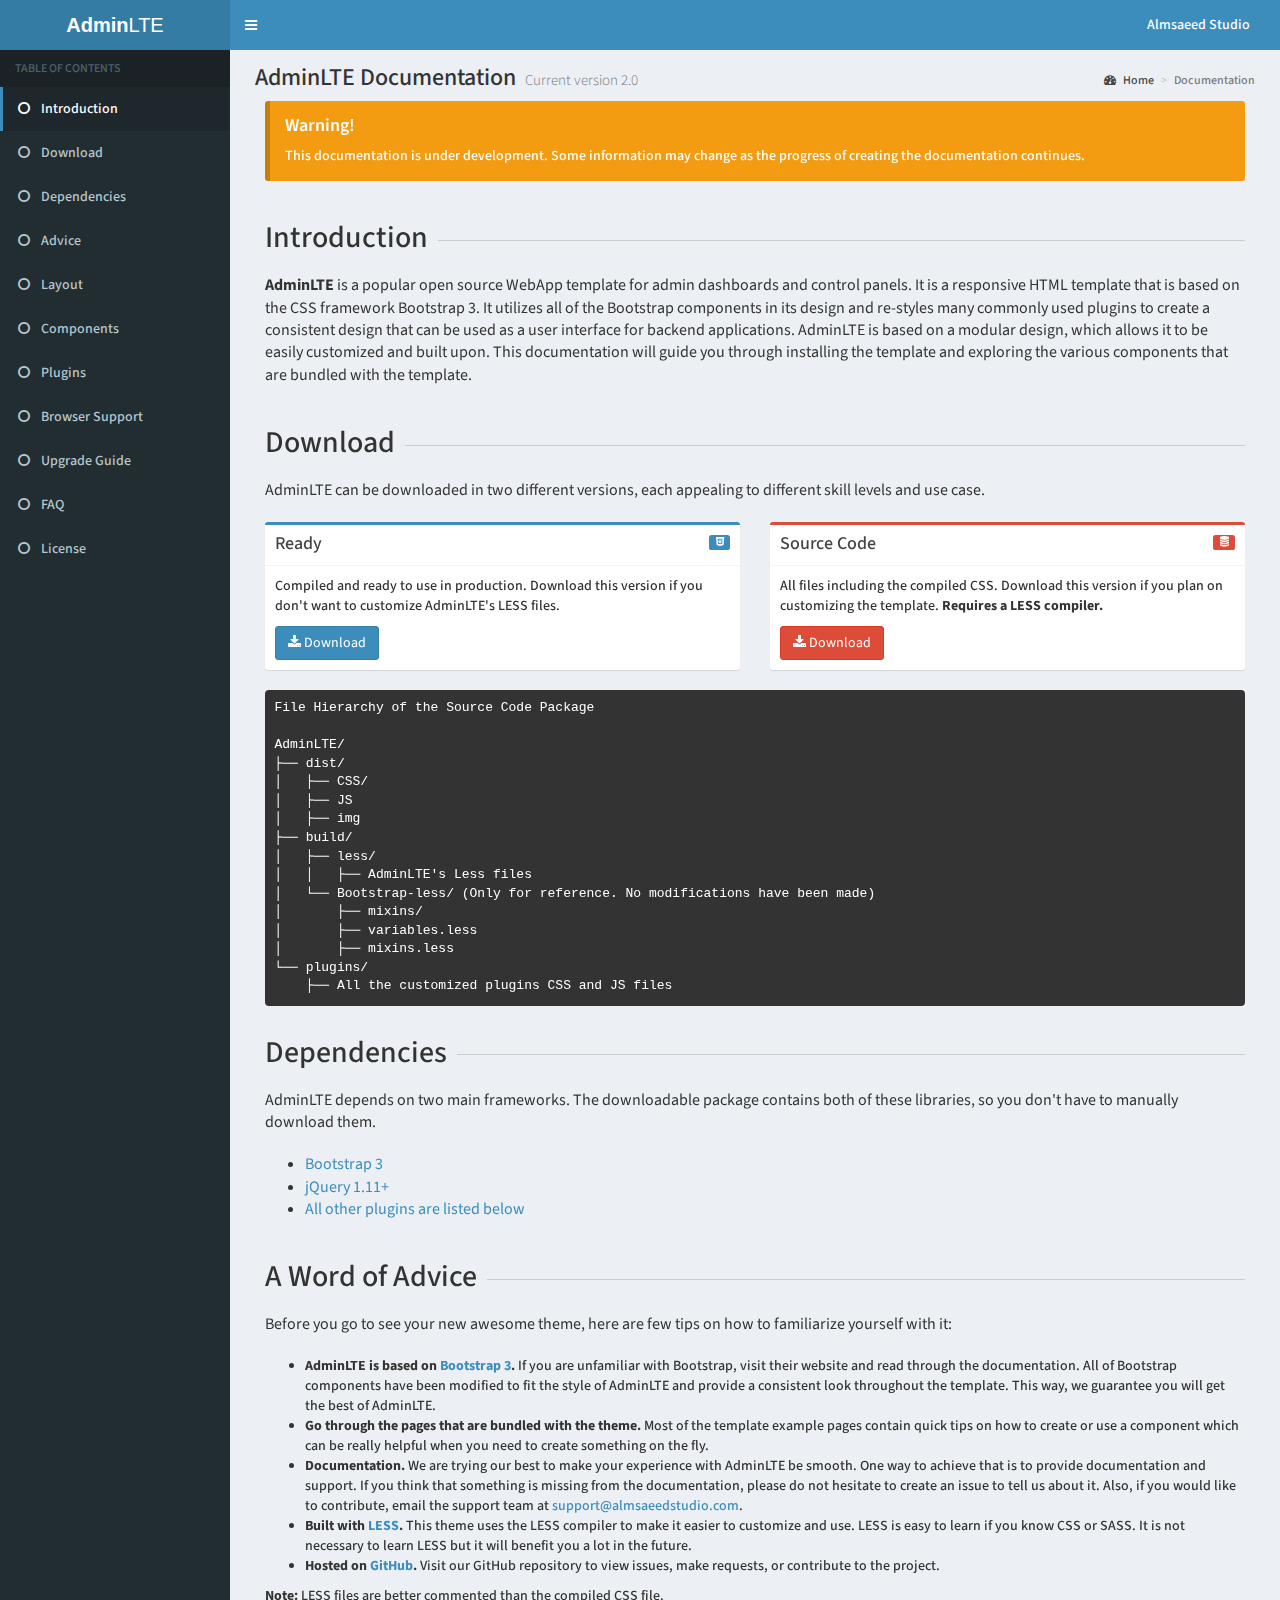
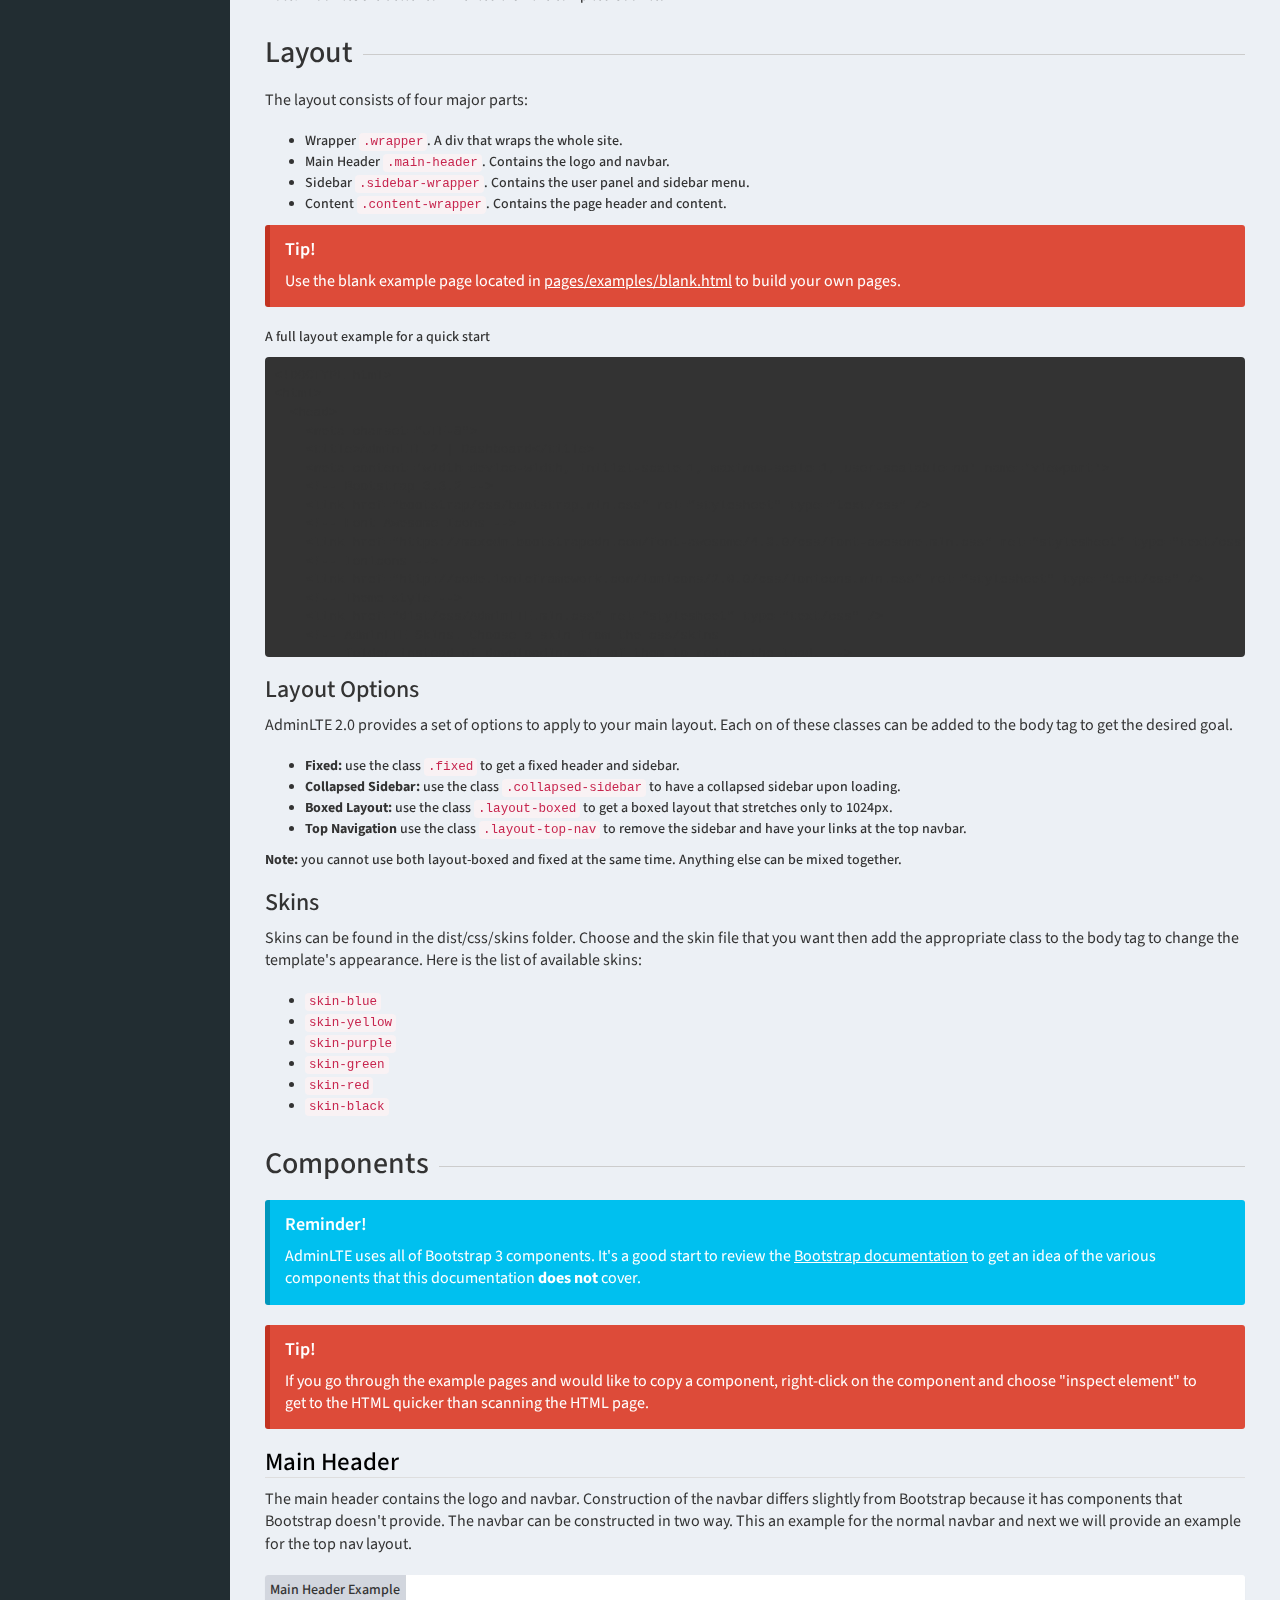
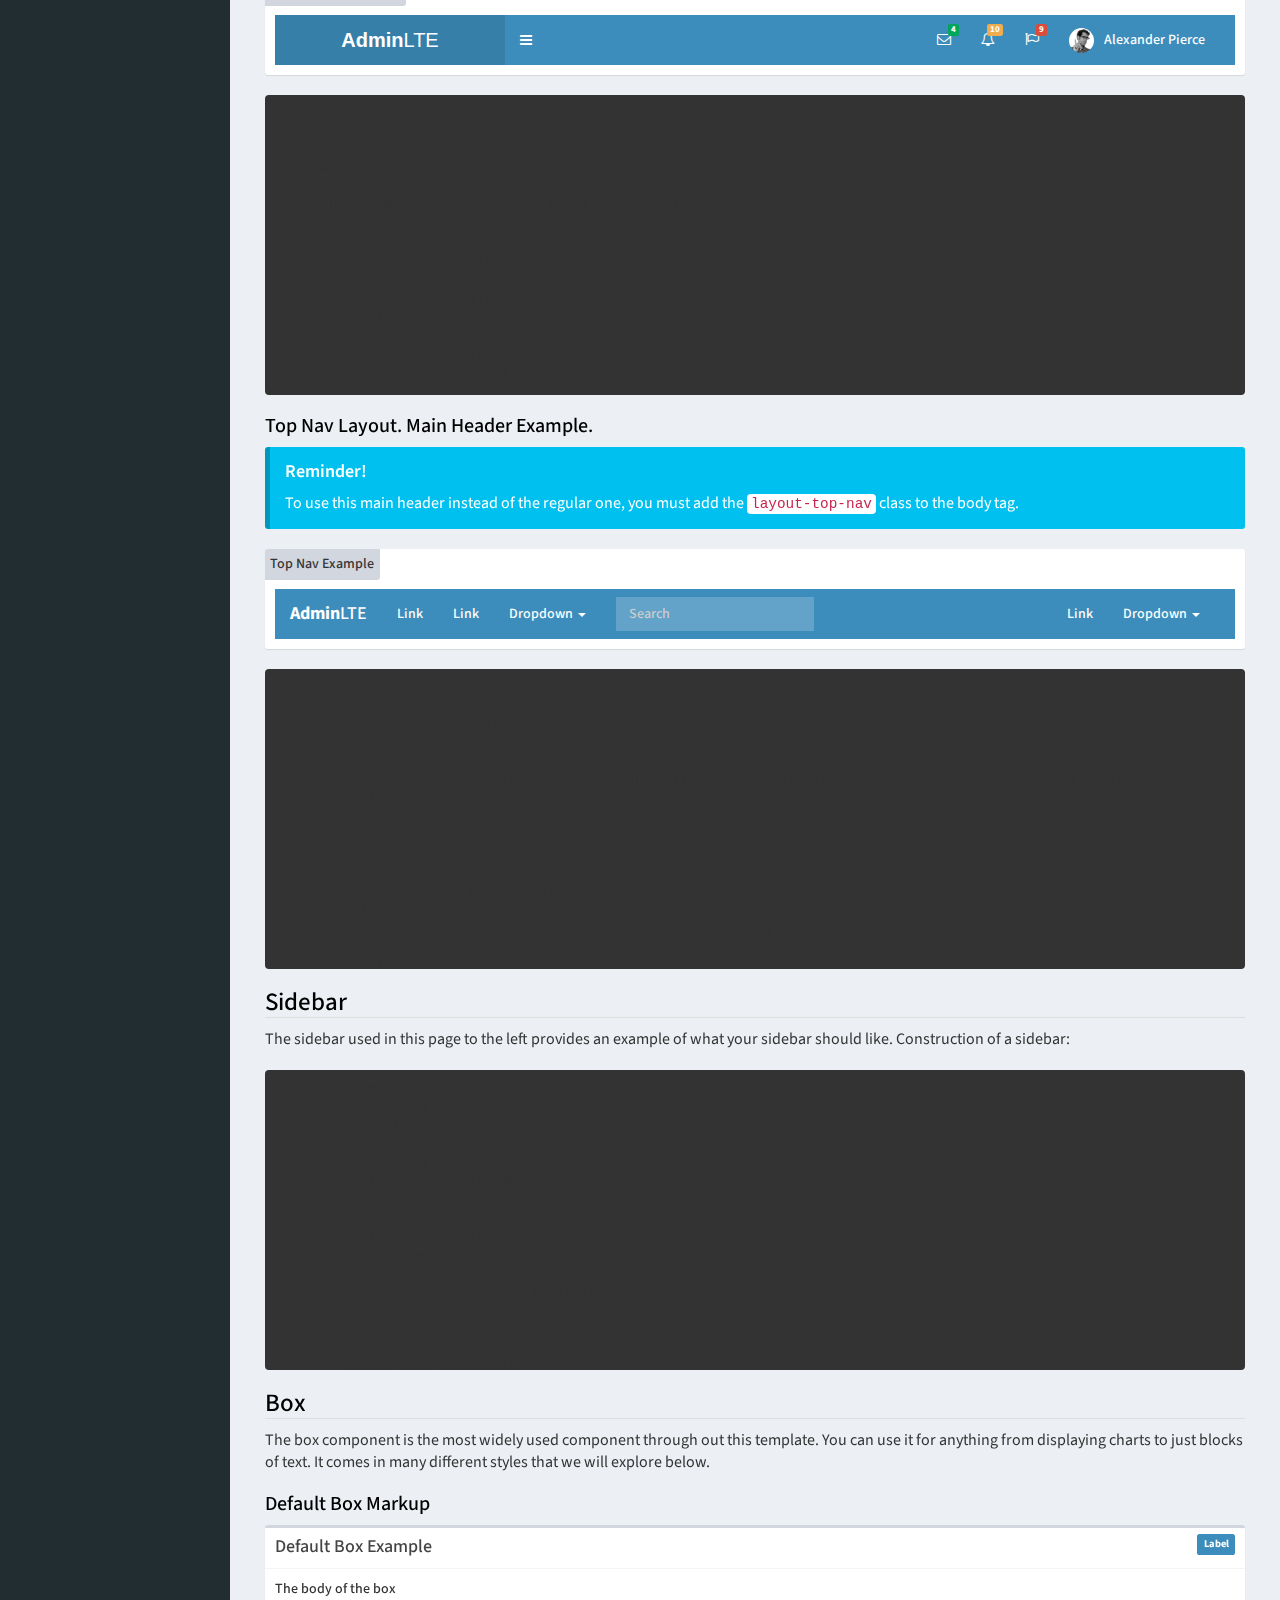
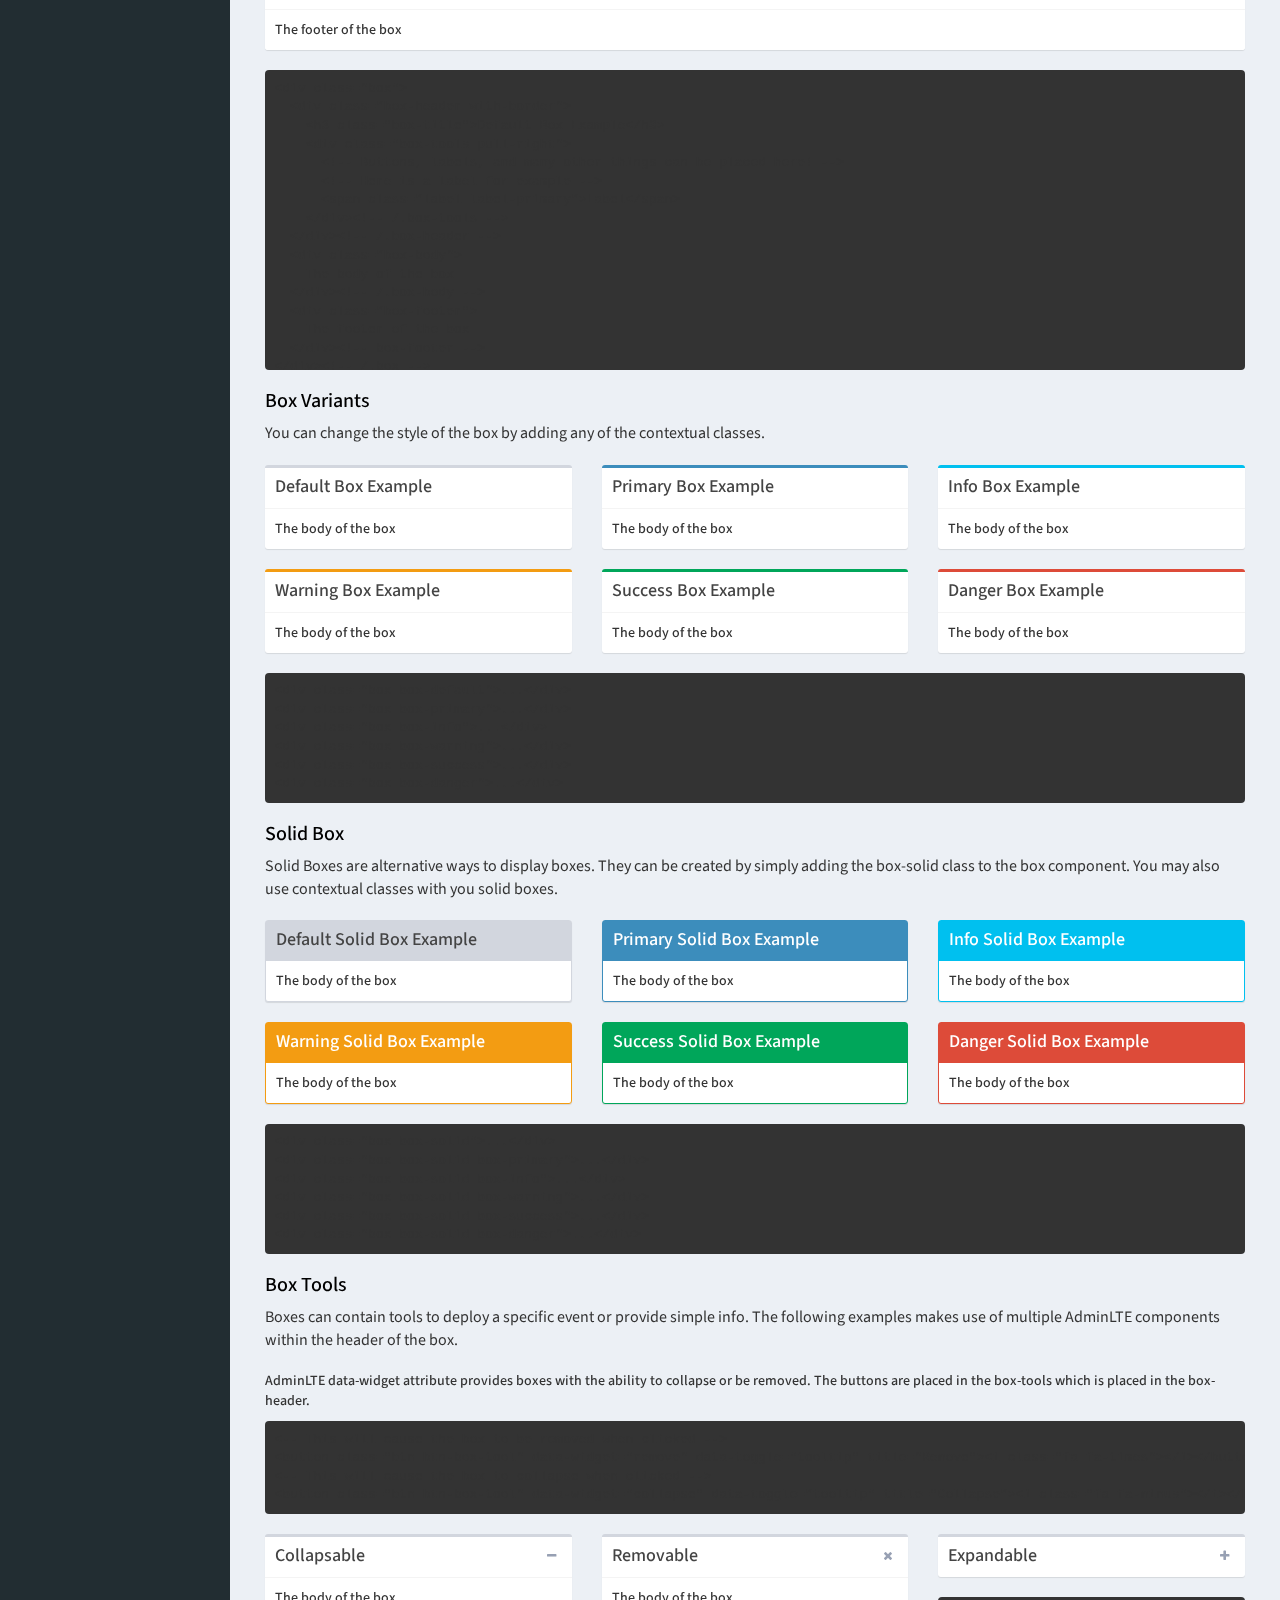
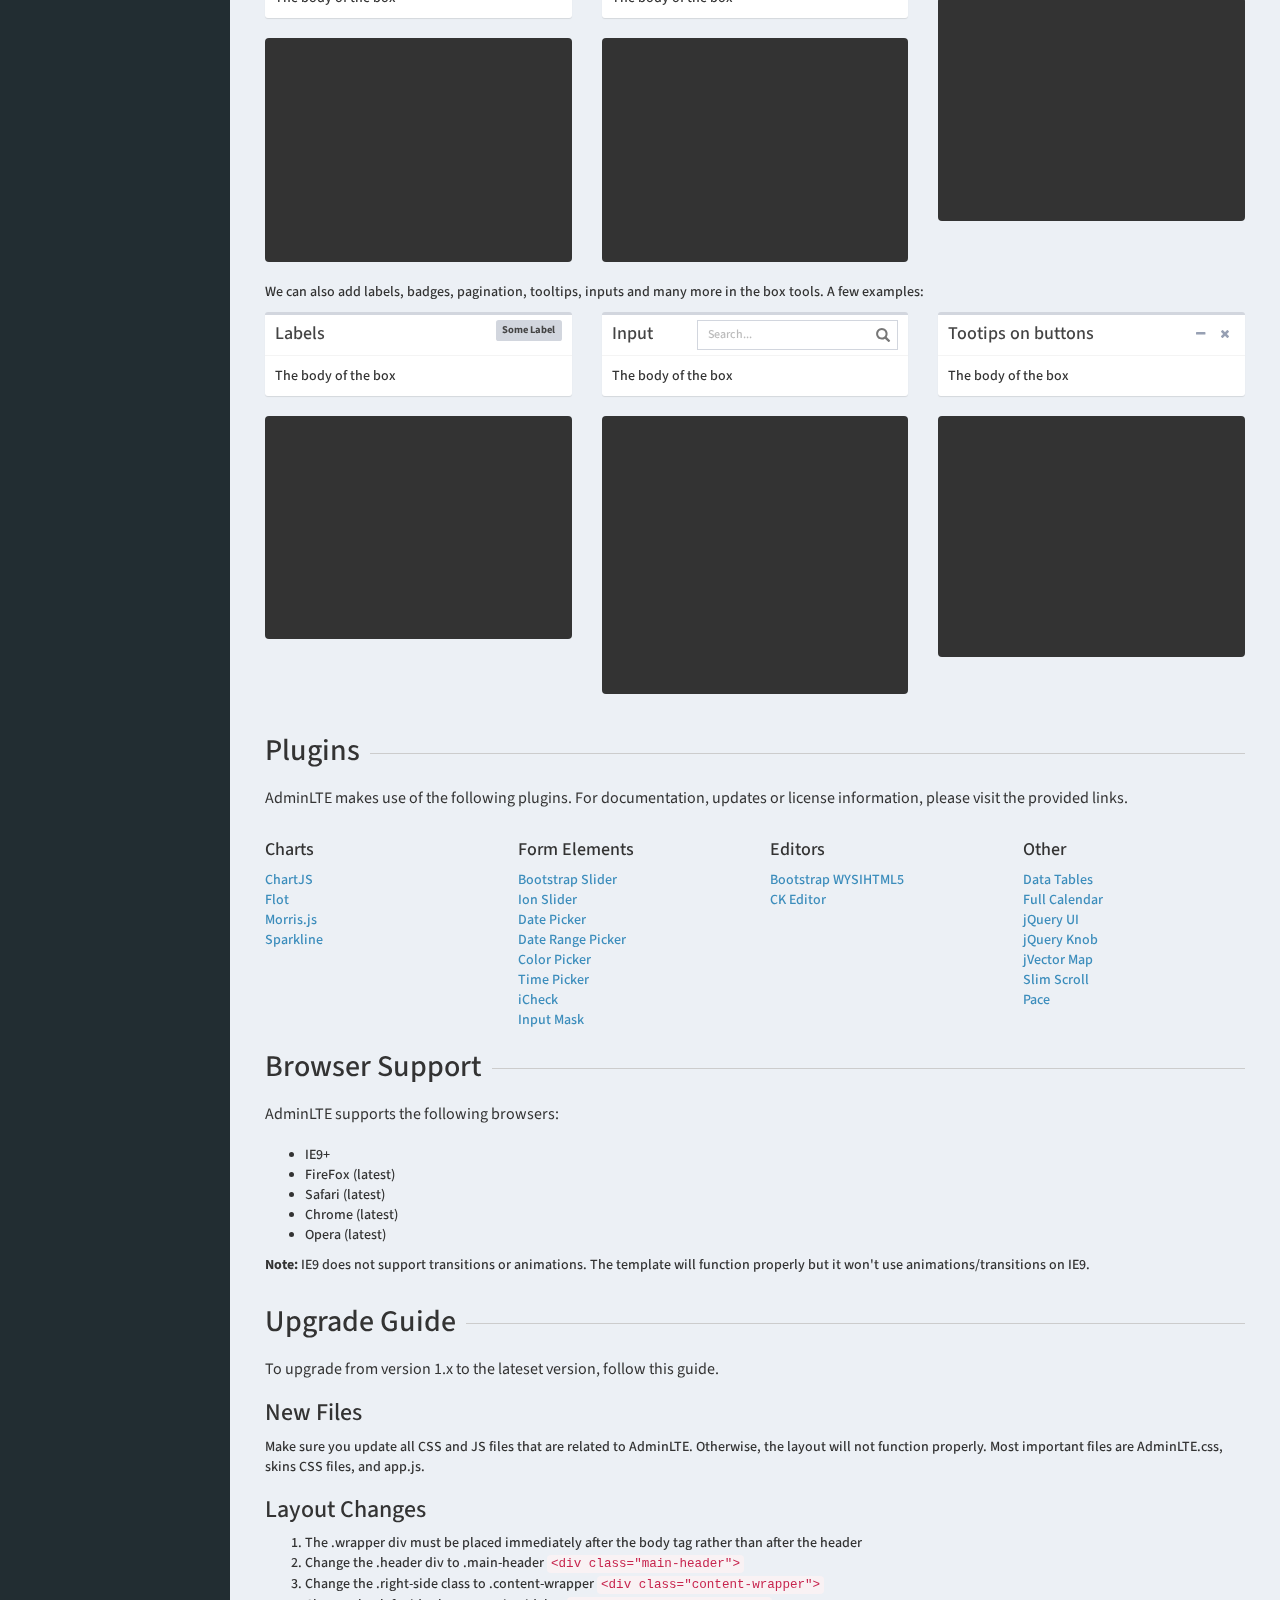
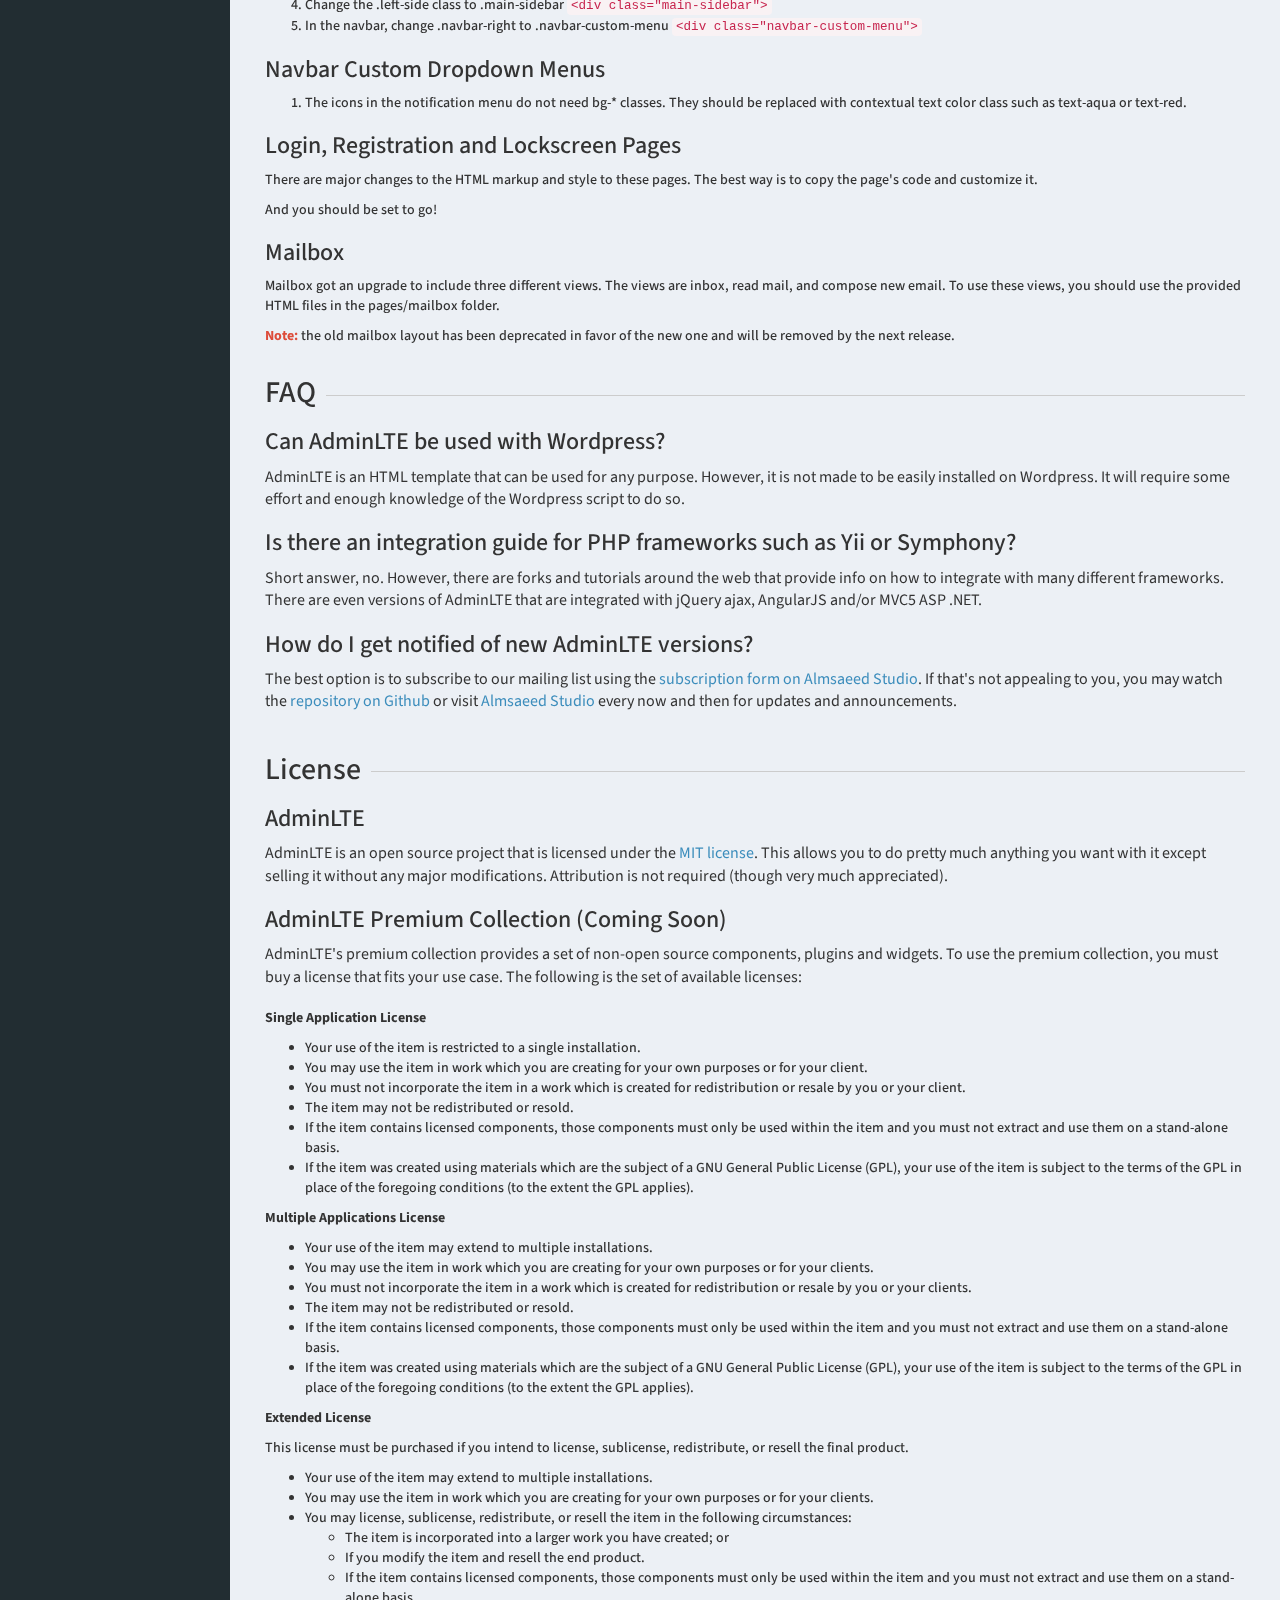
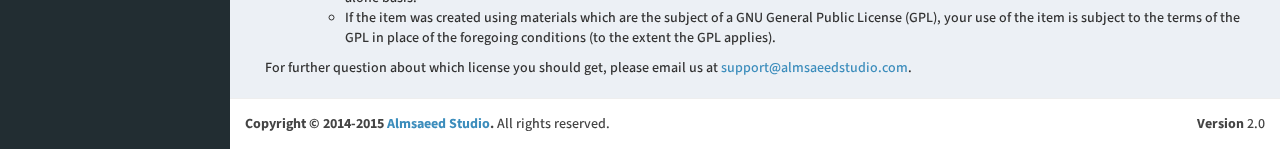
<file: Admin/Admin/documentation/index.html>
<!DOCTYPE html>
<html>
  <head>
    <meta charset="UTF-8">
    <meta http-equiv="X-UA-Compatible" content="IE=edge">
    <title>AdminLTE 2 | Documentation</title>
    <meta content='width=device-width, initial-scale=1, maximum-scale=1, user-scalable=no' name='viewport'>
    <!-- Bootstrap 3.3.2 -->
    <link href="../bootstrap/css/bootstrap.min.css" rel="stylesheet" type="text/css" />
    <!-- Font Awesome Icons -->
    <link href="https://maxcdn.bootstrapcdn.com/font-awesome/4.3.0/css/font-awesome.min.css" rel="stylesheet" type="text/css" />
    <!-- Ionicons -->
    <link href="http://code.ionicframework.com/ionicons/2.0.0/css/ionicons.min.css" rel="stylesheet" type="text/css" />
    <!-- Theme style -->
    <link href="../dist/css/AdminLTE.min.css" rel="stylesheet" type="text/css" />
    <link href="../dist/css/skins/skin-blue.min.css" rel="stylesheet" type="text/css" />

    <!-- HTML5 Shim and Respond.js IE8 support of HTML5 elements and media queries -->
    <!-- WARNING: Respond.js doesn't work if you view the page via file:// -->
    <!--[if lt IE 9]>
        <script src="https://oss.maxcdn.com/libs/html5shiv/3.7.0/html5shiv.js"></script>
        <script src="https://oss.maxcdn.com/libs/respond.js/1.3.0/respond.min.js"></script>
    <![endif]-->
    <style>
      body {
        font-family: 'Source Sans Pro', 'Helvetica Neue', Helvetica, Arial, sans-serif;
        font-weight: 500;
      }
      .content-wrapper {
        padding: 0 10px;
        font-size: 14px;
      }
      .page-header {
        border: 0;        
        margin: 0 0 20px 0;
        padding: 0;
        position: relative;
        z-index: 1;
        font-size: 30px;
      }
      section[id] {
        padding: 20px 0 0 0;
      }
      #components > h3 {
        font-size: 25px;
        border-bottom: 1px solid #dedede;
        color: #000;
      }
      #components > h4 {
        font-size: 20px;
        color: #000;
      }
      .page-header span {
        z-index: 5;
        display: inline-block;
        background-color: #ecf0f5;
        padding-right: 10px;
      }
      .page-header::before {
        content: " ";
        display: block;
        background: #ccc;
        width: 100%;
        height: 1px;
        position: absolute;
        top: 50%;
        margin-top: 2px;
        z-index: -1;
      }
      .lead {
        font-size: 16px;
        font-weight: 400;
      }
      .eg{
        position: absolute;
        top: 0;
        left: 0;
        display: inline-block;
        background: #d2d6de;
        padding: 5px;
        border-bottom-right-radius: 3px;
        border-top-left-radius: 3px;
        border-bottom: 1px solid #d2d6dc;
        border-right: 1px solid #d2d6dc;
      }
      .eg + * {
        margin-top: 30px;
      }
      .content {
        padding: 10px 25px;
      }
      .hierarchy {
        background: #333;
        color: #fff;
      }
      .plugins-list li {
        width: 50%;
        float: left;
      }
      pre {
        border: none;
      }
      /* desert scheme ported from vim to google prettify */
      pre.prettyprint {display: block; background-color: #333; max-height: 300px; border: none!important; margin-bottom: 20px;}
      pre .nocode { background-color: none; color: #000 }
      pre .str { color: #ffa0a0;} /* string  - pink */
      pre .kwd { color: #f0e68c; font-weight: bold }
      pre .com { color: #87ceeb } /* comment - skyblue */
      pre .typ { color: #98fb98 } /* type    - lightgreen */
      pre .lit { color: #cd5c5c } /* literal - darkred */
      pre .pun { color: #fff }    /* punctuation */
      pre .pln { color: #fff }    /* plaintext */
      pre .tag { color: #f0e68c; font-weight: bold } /* html/xml tag    - lightyellow */
      pre .atn { color: #bdb76b; font-weight: bold } /* attribute name  - khaki */
      pre .atv { color: #ffa0a0 } /* attribute value - pink */
      pre .dec { color: #98fb98 } /* decimal         - lightgreen */

      /* Specify class=linenums on a pre to get line numbering */
      ol.linenums { margin-top: 0; margin-bottom: 0; color: #AEAEAE } /* IE indents via margin-left */
      li.L0,li.L1,li.L2,li.L3,li.L5,li.L6,li.L7,li.L8 { list-style-type: none }
      /* Alternate shading for lines */
      li.L1,li.L3,li.L5,li.L7,li.L9 { }

      @media print {
        pre.prettyprint { background-color: none }
        pre .str, code .str { color: #060 }
        pre .kwd, code .kwd { color: #006; font-weight: bold }
        pre .com, code .com { color: #600; font-style: italic }
        pre .typ, code .typ { color: #404; font-weight: bold }
        pre .lit, code .lit { color: #044 }
        pre .pun, code .pun { color: #440 }
        pre .pln, code .pln { color: #000 }
        pre .tag, code .tag { color: #006; font-weight: bold }
        pre .atn, code .atn { color: #404 }
        pre .atv, code .atv { color: #060 }
      }
      .sidebar {
        margin-top: 0;
        padding-top: 0!important;
      }
      .box .main-header {
        z-index: 1000;
        position: relative;
      }
      .treeview .nav li a:hover,
      .treeview .nav li a:active {
        background: transparent;
      }
    </style>
  </head>
  <body class="skin-blue fixed" data-spy="scroll" data-target="#scrollspy">
    <div class="wrapper">

      <header class="main-header">
        <!-- Logo -->
        <a href="../index2.html" class="logo"><b>Admin</b>LTE</a>
        <!-- Header Navbar: style can be found in header.less -->
        <nav class="navbar navbar-static-top" role="navigation">
          <!-- Sidebar toggle button-->
          <a href="#" class="sidebar-toggle" data-toggle="offcanvas" role="button">
            <span class="sr-only">Toggle navigation</span>
          </a>
          <!-- Navbar Right Menu -->
          <div class="navbar-custom-menu">
            <ul class="nav navbar-nav">
              <li><a href="http://almsaeedstudio.com">Almsaeed Studio</a></li>
            </ul>
          </div>
        </nav>
      </header>
      <!-- Left side column. contains the logo and sidebar -->
      <aside class="main-sidebar">
        <!-- sidebar: style can be found in sidebar.less -->
        <section class="sidebar" id="scrollspy">

          <!-- sidebar menu: : style can be found in sidebar.less -->
          <ul class="nav sidebar-menu">
            <li class="header">TABLE OF CONTENTS</li>
            <li class='active'><a href="#introduction"><i class='fa fa-circle-o'></i> Introduction</a></li>
            <li><a href="#download"><i class='fa fa-circle-o'></i> Download</a></li>
            <li><a href="#dependencies"><i class='fa fa-circle-o'></i> Dependencies</a></li>
            <li><a href="#advice"><i class='fa fa-circle-o'></i> Advice</a></li>
            <li><a href="#layout"><i class='fa fa-circle-o'></i> Layout</a></li>
            <li class='treeview' id='scrollspy-components'>
              <a href="#components"><i class='fa fa-circle-o'></i> Components</a>
              <ul class='nav treeview-menu'>
                <li><a href='#component-main-header'>Main Header</a></li>
                <li><a href='#component-sidebar'>Sidebar</a></li>
                <li><a href='#component-box'>Boxes</a></li>
              </ul>
            </li>
            <li><a href="#plugins"><i class='fa fa-circle-o'></i> Plugins</a></li>
            <li><a href="#browsers"><i class='fa fa-circle-o'></i> Browser Support</a></li>
            <li><a href="#upgrade"><i class='fa fa-circle-o'></i> Upgrade Guide</a></li>
            <li><a href="#faq"><i class='fa fa-circle-o'></i> FAQ</a></li>
            <li><a href="#license"><i class='fa fa-circle-o'></i> License</a></li>
          </ul>
        </section>
        <!-- /.sidebar -->
      </aside>

      <!-- Right side column. Contains the navbar and content of the page -->
      <div class="content-wrapper">
        <!-- Content Header (Page header) -->
        <div class="content-header">
          <h1>
            AdminLTE Documentation
            <small>Current version 2.0</small>
          </h1>
          <ol class="breadcrumb">
            <li><a href="#"><i class="fa fa-dashboard"></i> Home</a></li>
            <li class="active">Documentation</li>
          </ol>
        </div>

        <!-- Main content -->
        <div class="content body">
          <div class="callout callout-warning">
            <h4>Warning!</h4>
            This documentation is under development. Some information may change as the progress of creating the documentation continues.
          </div>
          <section id='introduction'>
            <h2 class='page-header'><span>Introduction</span></h2>
            <p class='lead'>
              <b>AdminLTE</b> is a popular open source WebApp template for admin dashboards and control panels.
              It is a responsive HTML template that is based on the CSS framework Bootstrap 3.
              It utilizes all of the Bootstrap components in its design and re-styles many
              commonly used plugins to create a consistent design that can be used as a user
              interface for backend applications. AdminLTE is based on a modular design, which
              allows it to be easily customized and built upon. This documentation will guide you through
              installing the template and exploring the various components that are bundled with the template.
            </p>
          </section><!-- /#introduction -->

          <!-- ============================================================= -->

          <section id='download'>
            <h2 class='page-header'><span>Download</span></h2>
            <p class='lead'>
              AdminLTE can be downloaded in two different versions, each appealing to different
              skill levels and use case.
            </p>
            <div class='row'>
              <div class='col-sm-6'>
                <div class='box box-primary'>
                  <div class='box-header with-border'>
                    <h3 class='box-title'>Ready</h3>
                    <span class='label label-primary pull-right'><i class='fa fa-html5'></i></span>
                  </div><!-- /.box-header -->
                  <div class='box-body'>
                    <p>Compiled and ready to use in production. Download this version
                      if you don't want to customize AdminLTE's LESS files.</p>
                    <a href='http://almsaeedstudio.com/download/AdminLTE-dist' class='btn btn-primary'><i class='fa fa-download'></i> Download</a>
                  </div><!-- /.box-body -->
                </div><!-- /.box -->
              </div><!-- /.col -->
              <div class='col-sm-6'>
                <div class='box box-danger'>
                  <div class='box-header with-border'>
                    <h3 class='box-title'>Source Code</h3>
                    <span class='label label-danger pull-right'><i class='fa fa-database'></i></span>
                  </div><!-- /.box-header -->
                  <div class='box-body'>
                    <p>All files including the compiled CSS. Download this version
                      if you plan on customizing the template. <b>Requires a LESS compiler.</b></p>
                    <a href='http://almsaeedstudio.com/download/AdminLTE' class='btn btn-danger'><i class='fa fa-download'></i> Download</a>
                  </div><!-- /.box-body -->
                </div><!-- /.box -->
              </div><!-- /.col -->
            </div><!-- /.row -->
            <pre class='hierarchy'><code class="language-bash" data-lang="bash">File Hierarchy of the Source Code Package

AdminLTE/
├── dist/
│   ├── CSS/
│   ├── JS
│   ├── img
├── build/
│   ├── less/
│   │   ├── AdminLTE's Less files
│   └── Bootstrap-less/ (Only for reference. No modifications have been made)
│       ├── mixins/
│       ├── variables.less
│       ├── mixins.less
└── plugins/
    ├── All the customized plugins CSS and JS files</code></pre>
          </section>

          <!-- ============================================================= -->

          <section id="dependencies">
            <h2 class="page-header"><span>Dependencies</span></h2>
            <p class="lead">AdminLTE depends on two main frameworks.
              The downloadable package contains both of these libraries, so you don't have to manually download them.</p>
            <ul class="lead">
              <li><a href="http://getbootstrap.com" target="_blank">Bootstrap 3</a></li>
              <li><a href="http://jquery.com/" target="_blank">jQuery 1.11+</a></li>
              <li><a href="#plugins">All other plugins are listed below</a></li>
            </ul>
          </section>

          <!-- ============================================================= -->

          <section id='advice'>
            <h2 class='page-header'><span>A Word of Advice</span></h2>
            <p class='lead'>
              Before you go to see your new awesome theme, here are few tips on how to familiarize yourself with it:
            </p>

            <ul>
              <li><b>AdminLTE is based on <a href="http://getbootstrap.com/" target="_blank">Bootstrap 3</a>.</b> If you are unfamiliar with Bootstrap, visit their website and read through the documentation. All of Bootstrap components have been modified to fit the style of AdminLTE and provide a consistent look throughout the template. This way, we guarantee you will get the best of AdminLTE.</li>
              <li><b>Go through the pages that are bundled with the theme.</b> Most of the template example pages contain quick tips on how to create or use a component which can be really helpful when you need to create something on the fly.</li>
              <li><b>Documentation.</b> We are trying our best to make your experience with AdminLTE be smooth. One way to achieve that is to provide documentation and support. If you think that something is missing from the documentation, please do not hesitate to create an issue to tell us about it. Also, if you would like to contribute, email the support team at <a href="mailto:support@almsaeedstudio.com">support@almsaeedstudio.com</a>.</li>
              <li><b>Built with <a href="http://lesscss.org/" target="_blank">LESS</a>.</b> This theme uses the LESS compiler to make it easier to customize and use. LESS is easy to learn if you know CSS or SASS. It is not necessary to learn LESS but it will benefit you a lot in the future.</li>
              <li><b>Hosted on <a href="https://github.com/almasaeed2010/AdminLTE/" target="_blank">GitHub</a>.</b> Visit our GitHub repository to view issues, make requests, or contribute to the project.</li>
            </ul>
            <p>
              <b>Note:</b> LESS files are better commented than the compiled CSS file.
            </p>
          </section>

          <!-- ============================================================= -->

          <section id='layout'>
            <h2 class='page-header'><span>Layout</span></h2>
            <p class='lead'>The layout consists of four major parts:</p>
            <ul>
              <li>Wrapper <code>.wrapper</code>. A div that wraps the whole site.</li>
              <li>Main Header <code>.main-header</code>. Contains the logo and navbar.</li>
              <li>Sidebar <code>.sidebar-wrapper</code>. Contains the user panel and sidebar menu.</li>
              <li>Content <code>.content-wrapper</code>. Contains the page header and content.</li>
            </ul>
            <div class="callout callout-danger lead">
              <h4>Tip!</h4>
              <p>Use the blank example page located in <a href="../pages/examples/blank.html">pages/examples/blank.html</a> to build your own pages.</p>
            </div>
            <p>A full layout example for a quick start</p>
            <pre class='prettyprint'>
&LT;!DOCTYPE html>
&LT;html>
  &LT;head>
    &LT;meta charset="UTF-8">
    &LT;title>AdminLTE 2 | Dashboard&LT;/title>
    &LT;meta content='width=device-width, initial-scale=1, maximum-scale=1, user-scalable=no' name='viewport'>
    &LT;!-- Bootstrap 3.3.2 -->
    &LT;link href="bootstrap/css/bootstrap.min.css" rel="stylesheet" type="text/css" />
    &LT;!-- Font Awesome Icons -->
    &LT;link href="https://maxcdn.bootstrapcdn.com/font-awesome/4.3.0/css/font-awesome.min.css" rel="stylesheet" type="text/css" />
    &LT;!-- Ionicons -->
    &LT;link href="http://code.ionicframework.com/ionicons/2.0.0/css/ionicons.min.css" rel="stylesheet" type="text/css" />
    &LT;!-- Theme style -->
    &LT;link href="dist/css/AdminLTE.min.css" rel="stylesheet" type="text/css" />
    &LT;!-- AdminLTE Skins. Choose a skin from the css/skins 
         folder instead of downloading all of them to reduce the load. -->
    &LT;link href="dist/css/skins/_all-skins.min.css" rel="stylesheet" type="text/css" />

    &LT;!-- HTML5 Shim and Respond.js IE8 support of HTML5 elements and media queries -->
    &LT;!-- WARNING: Respond.js doesn't work if you view the page via file:// -->
    &LT;!--[if lt IE 9]>
        &LT;script src="https://oss.maxcdn.com/libs/html5shiv/3.7.0/html5shiv.js">&LT;/script>
        &LT;script src="https://oss.maxcdn.com/libs/respond.js/1.3.0/respond.min.js">&LT;/script>
    &LT;![endif]-->
  &LT;/head>
  &LT;body class="skin-blue">
    &LT;!-- Site wrapper -->
    &LT;div class="wrapper">
      
      &LT;header class="main-header">
        &LT;a href="index2.html" class="logo">&LT;b>Admin&LT;/b>LTE&LT;/a>
        &LT;!-- Header Navbar: style can be found in header.less -->
        &LT;nav class="navbar navbar-static-top" role="navigation">
          &LT;!-- Sidebar toggle button-->
          &LT;a href="#" class="sidebar-toggle" data-toggle="offcanvas" role="button">
            &LT;span class="sr-only">Toggle navigation&LT;/span>
            &LT;span class="icon-bar">&LT;/span>
            &LT;span class="icon-bar">&LT;/span>
            &LT;span class="icon-bar">&LT;/span>
          &LT;/a>
          &LT;div class="navbar-custom-menu">
            &LT;ul class="nav navbar-nav">
              &LT;!-- Messages: style can be found in dropdown.less-->
              &LT;li class="dropdown messages-menu">
                &LT;a href="#" class="dropdown-toggle" data-toggle="dropdown">
                  &LT;i class="fa fa-envelope-o">&LT;/i>
                  &LT;span class="label label-success">4&LT;/span>
                &LT;/a>
                &LT;ul class="dropdown-menu">
                  &LT;li class="header">You have 4 messages&LT;/li>
                  &LT;li>
                    &LT;!-- inner menu: contains the actual data -->
                    &LT;ul class="menu">
                      &LT;li>&LT;!-- start message -->
                        &LT;a href="#">
                          &LT;div class="pull-left">
                            &LT;img src="dist/img/user2-160x160.jpg" class="img-circle" alt="User Image"/>
                          &LT;/div>
                          &LT;h4>
                            Support Team
                            &LT;small>&LT;i class="fa fa-clock-o">&LT;/i> 5 mins&LT;/small>
                          &LT;/h4>
                          &LT;p>Why not buy a new awesome theme?&LT;/p>
                        &LT;/a>
                      &LT;/li>&LT;!-- end message -->
                    &LT;/ul>
                  &LT;/li>
                  &LT;li class="footer">&LT;a href="#">See All Messages&LT;/a>&LT;/li>
                &LT;/ul>
              &LT;/li>
              &LT;!-- Notifications: style can be found in dropdown.less -->
              &LT;li class="dropdown notifications-menu">
                &LT;a href="#" class="dropdown-toggle" data-toggle="dropdown">
                  &LT;i class="fa fa-bell-o">&LT;/i>
                  &LT;span class="label label-warning">10&LT;/span>
                &LT;/a>
                &LT;ul class="dropdown-menu">
                  &LT;li class="header">You have 10 notifications&LT;/li>
                  &LT;li>
                    &LT;!-- inner menu: contains the actual data -->
                    &LT;ul class="menu">
                      &LT;li>
                        &LT;a href="#">
                          &LT;i class="fa fa-users text-aqua">&LT;/i> 5 new members joined today
                        &LT;/a>
                      &LT;/li>
                    &LT;/ul>
                  &LT;/li>
                  &LT;li class="footer">&LT;a href="#">View all&LT;/a>&LT;/li>
                &LT;/ul>
              &LT;/li>
              &LT;!-- Tasks: style can be found in dropdown.less -->
              &LT;li class="dropdown tasks-menu">
                &LT;a href="#" class="dropdown-toggle" data-toggle="dropdown">
                  &LT;i class="fa fa-flag-o">&LT;/i>
                  &LT;span class="label label-danger">9&LT;/span>
                &LT;/a>
                &LT;ul class="dropdown-menu">
                  &LT;li class="header">You have 9 tasks&LT;/li>
                  &LT;li>
                    &LT;!-- inner menu: contains the actual data -->
                    &LT;ul class="menu">
                      &LT;li>&LT;!-- Task item -->
                        &LT;a href="#">
                          &LT;h3>
                            Design some buttons
                            &LT;small class="pull-right">20%&LT;/small>
                          &LT;/h3>
                          &LT;div class="progress xs">
                            &LT;div class="progress-bar progress-bar-aqua" style="width: 20%" role="progressbar" aria-valuenow="20" aria-valuemin="0" aria-valuemax="100">
                              &LT;span class="sr-only">20% Complete&LT;/span>
                            &LT;/div>
                          &LT;/div>
                        &LT;/a>
                      &LT;/li>&LT;!-- end task item -->
                    &LT;/ul>
                  &LT;/li>
                  &LT;li class="footer">
                    &LT;a href="#">View all tasks&LT;/a>
                  &LT;/li>
                &LT;/ul>
              &LT;/li>
              &LT;!-- User Account: style can be found in dropdown.less -->
              &LT;li class="dropdown user user-menu">
                &LT;a href="#" class="dropdown-toggle" data-toggle="dropdown">
                  &LT;img src="dist/img/user2-160x160.jpg" class="user-image" alt="User Image"/>
                  &LT;span class="hidden-xs">Alexander Pierce&LT;/span>
                &LT;/a>
                &LT;ul class="dropdown-menu">
                  &LT;!-- User image -->
                  &LT;li class="user-header">
                    &LT;img src="dist/img/user2-160x160.jpg" class="img-circle" alt="User Image" />
                    &LT;p>
                      Alexander Pierce - Web Developer
                      &LT;small>Member since Nov. 2012&LT;/small>
                    &LT;/p>
                  &LT;/li>
                  &LT;!-- Menu Body -->
                  &LT;li class="user-body">
                    &LT;div class="col-xs-4 text-center">
                      &LT;a href="#">Followers&LT;/a>
                    &LT;/div>
                    &LT;div class="col-xs-4 text-center">
                      &LT;a href="#">Sales&LT;/a>
                    &LT;/div>
                    &LT;div class="col-xs-4 text-center">
                      &LT;a href="#">Friends&LT;/a>
                    &LT;/div>
                  &LT;/li>
                  &LT;!-- Menu Footer-->
                  &LT;li class="user-footer">
                    &LT;div class="pull-left">
                      &LT;a href="#" class="btn btn-default btn-flat">Profile&LT;/a>
                    &LT;/div>
                    &LT;div class="pull-right">
                      &LT;a href="#" class="btn btn-default btn-flat">Sign out&LT;/a>
                    &LT;/div>
                  &LT;/li>
                &LT;/ul>
              &LT;/li>
            &LT;/ul>
          &LT;/div>
        &LT;/nav>
      &LT;/header>

      &LT;!-- =============================================== -->

      &LT;!-- Left side column. contains the sidebar -->
      &LT;aside class="main-sidebar">
        &LT;!-- sidebar: style can be found in sidebar.less -->
        &LT;section class="sidebar">
          &LT;!-- Sidebar user panel -->
          &LT;div class="user-panel">
            &LT;div class="pull-left image">
              &LT;img src="dist/img/user2-160x160.jpg" class="img-circle" alt="User Image" />
            &LT;/div>
            &LT;div class="pull-left info">
              &LT;p>Alexander Pierce&LT;/p>

              &LT;a href="#">&LT;i class="fa fa-circle text-success">&LT;/i> Online&LT;/a>
            &LT;/div>
          &LT;/div>
          &LT;!-- search form -->
          &LT;form action="#" method="get" class="sidebar-form">
            &LT;div class="input-group">
              &LT;input type="text" name="q" class="form-control" placeholder="Search..."/>
              &LT;span class="input-group-btn">
                &LT;button type='submit' name='seach' id='search-btn' class="btn btn-flat">&LT;i class="fa fa-search">&LT;/i>&LT;/button>
              &LT;/span>
            &LT;/div>
          &LT;/form>
          &LT;!-- /.search form -->
          &LT;!-- sidebar menu: : style can be found in sidebar.less -->
          &LT;ul class="sidebar-menu">
            &LT;li class="header">MAIN NAVIGATION&LT;/li>
            &LT;li class="treeview">
              &LT;a href="#">
                &LT;i class="fa fa-dashboard">&LT;/i> &LT;span>Dashboard&LT;/span> &LT;i class="fa fa-angle-left pull-right">&LT;/i>
              &LT;/a>
              &LT;ul class="treeview-menu">
                &LT;li>&LT;a href="index.html">&LT;i class="fa fa-circle-o">&LT;/i> Dashboard v1&LT;/a>&LT;/li>
                &LT;li>&LT;a href="index2.html">&LT;i class="fa fa-circle-o">&LT;/i> Dashboard v2&LT;/a>&LT;/li>
              &LT;/ul>
            &LT;/li>
            &LT;li class="treeview">
              &LT;a href="#">
                &LT;i class="fa fa-files-o">&LT;/i>
                &LT;span>Layout Options&LT;/span>
                &LT;span class="label label-primary pull-right">4&LT;/span>
              &LT;/a>
              &LT;ul class="treeview-menu">
                &LT;li>&LT;a href="../layout/top-nav.html">&LT;i class="fa fa-circle-o">&LT;/i> Top Navigation&LT;/a>&LT;/li>
                &LT;li>&LT;a href="../layout/boxed.html">&LT;i class="fa fa-circle-o">&LT;/i> Boxed&LT;/a>&LT;/li>
                &LT;li>&LT;a href="../layout/fixed.html">&LT;i class="fa fa-circle-o">&LT;/i> Fixed&LT;/a>&LT;/li>
                &LT;li>&LT;a href="../layout/collapsed-sidebar.html">&LT;i class="fa fa-circle-o">&LT;/i> Collapsed Sidebar&LT;/a>&LT;/li>
              &LT;/ul>
            &LT;/li>
            &LT;li>
              &LT;a href="../widgets.html">
                &LT;i class="fa fa-th">&LT;/i> &LT;span>Widgets&LT;/span> &LT;small class="label pull-right bg-green">Hot&LT;/small>
              &LT;/a>
            &LT;/li>            
            &LT;li class="treeview">
              &LT;a href="#">
                &LT;i class="fa fa-pie-chart">&LT;/i>
                &LT;span>Charts&LT;/span>
                &LT;i class="fa fa-angle-left pull-right">&LT;/i>
              &LT;/a>
              &LT;ul class="treeview-menu">
                &LT;li>&LT;a href="../charts/morris.html">&LT;i class="fa fa-circle-o">&LT;/i> Morris&LT;/a>&LT;/li>
                &LT;li>&LT;a href="../charts/flot.html">&LT;i class="fa fa-circle-o">&LT;/i> Flot&LT;/a>&LT;/li>
                &LT;li>&LT;a href="../charts/inline.html">&LT;i class="fa fa-circle-o">&LT;/i> Inline charts&LT;/a>&LT;/li>
              &LT;/ul>
            &LT;/li>            
            &LT;li class="treeview">
              &LT;a href="#">
                &LT;i class="fa fa-laptop">&LT;/i>
                &LT;span>UI Elements&LT;/span>
                &LT;i class="fa fa-angle-left pull-right">&LT;/i>
              &LT;/a>
              &LT;ul class="treeview-menu">
                &LT;li>&LT;a href="../UI/general.html">&LT;i class="fa fa-circle-o">&LT;/i> General&LT;/a>&LT;/li>
                &LT;li>&LT;a href="../UI/icons.html">&LT;i class="fa fa-circle-o">&LT;/i> Icons&LT;/a>&LT;/li>
                &LT;li>&LT;a href="../UI/buttons.html">&LT;i class="fa fa-circle-o">&LT;/i> Buttons&LT;/a>&LT;/li>
                &LT;li>&LT;a href="../UI/sliders.html">&LT;i class="fa fa-circle-o">&LT;/i> Sliders&LT;/a>&LT;/li>
                &LT;li>&LT;a href="../UI/timeline.html">&LT;i class="fa fa-circle-o">&LT;/i> Timeline&LT;/a>&LT;/li>
                &LT;li>&LT;a href="../UI/modals.html">&LT;i class="fa fa-circle-o">&LT;/i> Modals&LT;/a>&LT;/li>
              &LT;/ul>
            &LT;/li>
            &LT;li class="treeview">
              &LT;a href="#">
                &LT;i class="fa fa-edit">&LT;/i> &LT;span>Forms&LT;/span>
                &LT;i class="fa fa-angle-left pull-right">&LT;/i>
              &LT;/a>
              &LT;ul class="treeview-menu">
                &LT;li>&LT;a href="../forms/general.html">&LT;i class="fa fa-circle-o">&LT;/i> General Elements&LT;/a>&LT;/li>
                &LT;li>&LT;a href="../forms/advanced.html">&LT;i class="fa fa-circle-o">&LT;/i> Advanced Elements&LT;/a>&LT;/li>
                &LT;li>&LT;a href="../forms/editors.html">&LT;i class="fa fa-circle-o">&LT;/i> Editors&LT;/a>&LT;/li>
              &LT;/ul>
            &LT;/li>
            &LT;li class="treeview">
              &LT;a href="#">
                &LT;i class="fa fa-table">&LT;/i> &LT;span>Tables&LT;/span>
                &LT;i class="fa fa-angle-left pull-right">&LT;/i>
              &LT;/a>
              &LT;ul class="treeview-menu">
                &LT;li>&LT;a href="../tables/simple.html">&LT;i class="fa fa-circle-o">&LT;/i> Simple tables&LT;/a>&LT;/li>
                &LT;li>&LT;a href="../tables/data.html">&LT;i class="fa fa-circle-o">&LT;/i> Data tables&LT;/a>&LT;/li>
              &LT;/ul>
            &LT;/li>
            &LT;li>
              &LT;a href="../calendar.html">
                &LT;i class="fa fa-calendar">&LT;/i> &LT;span>Calendar&LT;/span>
                &LT;small class="label pull-right bg-red">3&LT;/small>
              &LT;/a>
            &LT;/li>
            &LT;li>
              &LT;a href="../mailbox/mailbox.html">
                &LT;i class="fa fa-envelope">&LT;/i> &LT;span>Mailbox&LT;/span>
                &LT;small class="label pull-right bg-yellow">12&LT;/small>
              &LT;/a>
            &LT;/li>
            &LT;li class="treeview active">
              &LT;a href="#">
                &LT;i class="fa fa-folder">&LT;/i> &LT;span>Examples&LT;/span>
                &LT;i class="fa fa-angle-left pull-right">&LT;/i>
              &LT;/a>
              &LT;ul class="treeview-menu">
                &LT;li>&LT;a href="invoice.html">&LT;i class="fa fa-circle-o">&LT;/i> Invoice&LT;/a>&LT;/li>
                &LT;li>&LT;a href="login.html">&LT;i class="fa fa-circle-o">&LT;/i> Login&LT;/a>&LT;/li>
                &LT;li>&LT;a href="register.html">&LT;i class="fa fa-circle-o">&LT;/i> Register&LT;/a>&LT;/li>
                &LT;li>&LT;a href="lockscreen.html">&LT;i class="fa fa-circle-o">&LT;/i> Lockscreen&LT;/a>&LT;/li>
                &LT;li>&LT;a href="404.html">&LT;i class="fa fa-circle-o">&LT;/i> 404 Error&LT;/a>&LT;/li>
                &LT;li>&LT;a href="500.html">&LT;i class="fa fa-circle-o">&LT;/i> 500 Error&LT;/a>&LT;/li>
                &LT;li class="active">&LT;a href="blank.html">&LT;i class="fa fa-circle-o">&LT;/i> Blank Page&LT;/a>&LT;/li>
              &LT;/ul>
            &LT;/li>
            &LT;li class="treeview">
              &LT;a href="#">
                &LT;i class="fa fa-share">&LT;/i> &LT;span>Multilevel&LT;/span>
                &LT;i class="fa fa-angle-left pull-right">&LT;/i>
              &LT;/a>
              &LT;ul class="treeview-menu">
                &LT;li>&LT;a href="#">&LT;i class="fa fa-circle-o">&LT;/i> Level One&LT;/a>&LT;/li>
                &LT;li>
                  &LT;a href="#">&LT;i class="fa fa-circle-o">&LT;/i> Level One &LT;i class="fa fa-angle-left pull-right">&LT;/i>&LT;/a>
                  &LT;ul class="treeview-menu">
                    &LT;li>&LT;a href="#">&LT;i class="fa fa-circle-o">&LT;/i> Level Two&LT;/a>&LT;/li>
                    &LT;li>
                      &LT;a href="#">&LT;i class="fa fa-circle-o">&LT;/i> Level Two &LT;i class="fa fa-angle-left pull-right">&LT;/i>&LT;/a>
                      &LT;ul class="treeview-menu">
                        &LT;li>&LT;a href="#">&LT;i class="fa fa-circle-o">&LT;/i> Level Three&LT;/a>&LT;/li>
                        &LT;li>&LT;a href="#">&LT;i class="fa fa-circle-o">&LT;/i> Level Three&LT;/a>&LT;/li>
                      &LT;/ul>
                    &LT;/li>
                  &LT;/ul>
                &LT;/li>
                &LT;li>&LT;a href="#">&LT;i class="fa fa-circle-o">&LT;/i> Level One&LT;/a>&LT;/li>
              &LT;/ul>
            &LT;/li>
            &LT;li>&LT;a href="documentation/index.html">&LT;i class="fa fa-book">&LT;/i> Documentation&LT;/a>&LT;/li>
            &LT;li class="header">LABELS&LT;/li>
            &LT;li>&LT;a href="#">&LT;i class="fa fa-circle-o text-danger">&LT;/i> Important&LT;/a>&LT;/li>
            &LT;li>&LT;a href="#">&LT;i class="fa fa-circle-o text-warning">&LT;/i> Warning&LT;/a>&LT;/li>
            &LT;li>&LT;a href="#">&LT;i class="fa fa-circle-o text-info">&LT;/i> Information&LT;/a>&LT;/li>
          &LT;/ul>
        &LT;/section>
        &LT;!-- /.sidebar -->
      &LT;/aside>

      &LT;!-- =============================================== -->

      &LT;!-- Right side column. Contains the navbar and content of the page -->
      &LT;div class="content-wrapper">
        &LT;!-- Content Header (Page header) -->
        &LT;section class="content-header">
          &LT;h1>
            Blank page
            &LT;small>it all starts here&LT;/small>
          &LT;/h1>
          &LT;ol class="breadcrumb">
            &LT;li>&LT;a href="#">&LT;i class="fa fa-dashboard">&LT;/i> Home&LT;/a>&LT;/li>
            &LT;li>&LT;a href="#">Examples&LT;/a>&LT;/li>
            &LT;li class="active">Blank page&LT;/li>
          &LT;/ol>
        &LT;/section>

        &LT;!-- Main content -->
        &LT;section class="content">

          &LT;!-- Default box -->
          &LT;div class="box">
            &LT;div class="box-header with-border">
              &LT;h3 class="box-title">Title&LT;/h3>
              &LT;div class="box-tools pull-right">
                &LT;button class="btn btn-box-tool" data-widget="collapse" data-toggle="tooltip" title="Collapse">&LT;i class="fa fa-minus">&LT;/i>&LT;/button>
                &LT;button class="btn btn-box-tool" data-widget="remove" data-toggle="tooltip" title="Remove">&LT;i class="fa fa-times">&LT;/i>&LT;/button>
              &LT;/div>
            &LT;/div>
            &LT;div class="box-body">
              Start creating your amazing application!
            &LT;/div>&LT;!-- /.box-body -->
            &LT;div class="box-footer">
              Footer
            &LT;/div>&LT;!-- /.box-footer-->
          &LT;/div>&LT;!-- /.box -->

        &LT;/section>&LT;!-- /.content -->
      &LT;/div>&LT;!-- /.content-wrapper -->

      &LT;footer class="main-footer">
        &LT;div class="pull-right hidden-xs">
          &LT;b>Version&LT;/b> 2.0
        &LT;/div>
        &LT;strong>Copyright &copy; 2014-2015 &LT;a href="http://almsaeedstudio.com">Almsaeed Studio&LT;/a>.&LT;/strong> All rights reserved.
      &LT;/footer>
    &LT;/div>&LT;!-- ./wrapper -->

    &LT;!-- jQuery 2.1.3 -->
    &LT;script src="plugins/jQuery/jQuery-2.1.3.min.js">&LT;/script>
    &LT;!-- Bootstrap 3.3.2 JS -->
    &LT;script src="bootstrap/js/bootstrap.min.js" type="text/javascript">&LT;/script>
    &LT;!-- SlimScroll -->
    &LT;script src="plugins/slimScroll/jquery.slimScroll.min.js" type="text/javascript">&LT;/script>
    &LT;!-- FastClick -->
    &LT;script src='plugins/fastclick/fastclick.min.js'>&LT;/script>
    &LT;!-- AdminLTE App -->
    &LT;script src="dist/js/app.min.js" type="text/javascript">&LT;/script>
    &LT;!-- AdminLTE for demo purposes -->
    &LT;script src="dist/js/demo.js" type="text/javascript">&LT;/script>
  &LT;/body>
&LT;/html></pre>

            <h3>Layout Options</h3>
            <p class="lead">AdminLTE 2.0 provides a set of options to apply to your main layout. Each on of these classes can be added
              to the body tag to get the desired goal.</p>
            <ul>
              <li><b>Fixed:</b> use the class <code>.fixed</code> to get a fixed header and sidebar.</li>
              <li><b>Collapsed Sidebar:</b> use the class <code>.collapsed-sidebar</code> to have a collapsed sidebar upon loading.</li>
              <li><b>Boxed Layout:</b> use the class <code>.layout-boxed</code> to get a boxed layout that stretches only to 1024px.</li>
              <li><b>Top Navigation</b> use the class <code>.layout-top-nav</code> to remove the sidebar and have your links at the top navbar.</li>
            </ul>
            <p><b>Note:</b> you cannot use both layout-boxed and fixed at the same time. Anything else can be mixed together.</p>

            <h3>Skins</h3>
            <p class="lead">Skins can be found in the dist/css/skins folder.
              Choose and the skin file that you want then add the appropriate
              class to the body tag to change the template's appearance. Here is the list of available skins:</p>
            <ul>
              <li><code>skin-blue</code></li>
              <li><code>skin-yellow</code></li>
              <li><code>skin-purple</code></li>
              <li><code>skin-green</code></li>
              <li><code>skin-red</code></li>
              <li><code>skin-black</code></li>
            </ul>
          </section>

          <!-- ============================================================= -->

          <section id='components' data-spy="scroll" data-target="#scrollspy-components">
            <h2 class='page-header'><span>Components</span></h2>
            <div class='callout callout-info lead'>
              <h4>Reminder!</h4>
              <p>
                AdminLTE uses all of Bootstrap 3 components. It's a good start to review
                the <a href="http://getbootstrap.com">Bootstrap documentation</a> to get an idea of the various components
                that this documentation <b>does not</b> cover.
              </p>
            </div>
            <div class='callout callout-danger lead'>
              <h4>Tip!</h4>
              <p>
                If you go through the example pages and would like to copy a component, right-click on
                the component and choose "inspect element" to get to the HTML quicker than scanning
                the HTML page.
              </p>
            </div>
            <h3 id='component-main-header'>Main Header</h3>
            <p class='lead'>The main header contains the logo and navbar. Construction of the
              navbar differs slightly from Bootstrap because it has components that Bootstrap doesn't provide.
              The navbar can be constructed in two way. This an example for the normal navbar and next we will provide an example for
              the top nav layout.</p>
            <div class="box box-solid">
              <div class="box-body" style="position: relative;">
                <span class="eg">Main Header Example</span>
                <header class="main-header" style="position: relative;">
                  <!-- Logo -->
                  <a href="index2.html" class="logo"><b>Admin</b>LTE</a>
                  <!-- Header Navbar: style can be found in header.less -->
                  <nav class="navbar" role="navigation" style="border: 0;">
                    <!-- Sidebar toggle button-->
                    <a href="#" class="sidebar-toggle" role="button">
                      <span class="sr-only">Toggle navigation</span>
                    </a>
                    <!-- Navbar Right Menu -->
                    <div class="navbar-custom-menu">
                      <ul class="nav navbar-nav">
                        <!-- Messages: style can be found in dropdown.less-->
                        <li class="dropdown messages-menu">
                          <a href="#" class="dropdown-toggle" data-toggle="dropdown">
                            <i class="fa fa-envelope-o"></i>
                            <span class="label label-success">4</span>
                          </a>
                          <ul class="dropdown-menu">
                            <li class="header">You have 4 messages</li>
                            <li>
                              <!-- inner menu: contains the actual data -->
                              <ul class="menu">
                                <li><!-- start message -->
                                  <a href="#">
                                    <div class="pull-left">
                                      <img src="../dist/img/user2-160x160.jpg" class="img-circle" alt="User Image"/>
                                    </div>
                                    <h4>
                                      Support Team
                                      <small><i class="fa fa-clock-o"></i> 5 mins</small>
                                    </h4>
                                    <p>Why not buy a new awesome theme?</p>
                                  </a>
                                </li><!-- end message -->
                              </ul>
                            </li>
                            <li class="footer"><a href="#">See All Messages</a></li>
                          </ul>
                        </li>
                        <!-- Notifications: style can be found in dropdown.less -->
                        <li class="dropdown notifications-menu">
                          <a href="#" class="dropdown-toggle" data-toggle="dropdown">
                            <i class="fa fa-bell-o"></i>
                            <span class="label label-warning">10</span>
                          </a>
                          <ul class="dropdown-menu">
                            <li class="header">You have 10 notifications</li>
                            <li>
                              <!-- inner menu: contains the actual data -->
                              <ul class="menu">
                                <li>
                                  <a href="#">
                                    <i class="fa fa-users text-aqua"></i> 5 new members joined today
                                  </a>
                                </li>
                              </ul>
                            </li>
                            <li class="footer"><a href="#">View all</a></li>
                          </ul>
                        </li>
                        <!-- Tasks: style can be found in dropdown.less -->
                        <li class="dropdown tasks-menu">
                          <a href="#" class="dropdown-toggle" data-toggle="dropdown">
                            <i class="fa fa-flag-o"></i>
                            <span class="label label-danger">9</span>
                          </a>
                          <ul class="dropdown-menu">
                            <li class="header">You have 9 tasks</li>
                            <li>
                              <!-- inner menu: contains the actual data -->
                              <ul class="menu">
                                <li><!-- Task item -->
                                  <a href="#">
                                    <h3>
                                      Design some buttons
                                      <small class="pull-right">20%</small>
                                    </h3>
                                    <div class="progress xs">
                                      <div class="progress-bar progress-bar-aqua" style="width: 20%" role="progressbar" aria-valuenow="20" aria-valuemin="0" aria-valuemax="100">
                                        <span class="sr-only">20% Complete</span>
                                      </div>
                                    </div>
                                  </a>
                                </li><!-- end task item -->
                              </ul>
                            </li>
                            <li class="footer">
                              <a href="#">View all tasks</a>
                            </li>
                          </ul>
                        </li>
                        <!-- User Account: style can be found in dropdown.less -->
                        <li class="dropdown user user-menu">
                          <a href="#" class="dropdown-toggle" data-toggle="dropdown">
                            <img src="../dist/img/user2-160x160.jpg" class="user-image" alt="User Image"/>
                            <span class="hidden-xs">Alexander Pierce</span>
                          </a>
                          <ul class="dropdown-menu">
                            <!-- User image -->
                            <li class="user-header">
                              <img src="../dist/img/user2-160x160.jpg" class="img-circle" alt="User Image" />
                              <p>
                                Alexander Pierce - Web Developer
                                <small>Member since Nov. 2012</small>
                              </p>
                            </li>
                            <!-- Menu Body -->
                            <li class="user-body">
                              <div class="col-xs-4 text-center">
                                <a href="#">Followers</a>
                              </div>
                              <div class="col-xs-4 text-center">
                                <a href="#">Sales</a>
                              </div>
                              <div class="col-xs-4 text-center">
                                <a href="#">Friends</a>
                              </div>
                            </li>
                            <!-- Menu Footer-->
                            <li class="user-footer">
                              <div class="pull-left">
                                <a href="#" class="btn btn-default btn-flat">Profile</a>
                              </div>
                              <div class="pull-right">
                                <a href="#" class="btn btn-default btn-flat">Sign out</a>
                              </div>
                            </li>
                          </ul>
                        </li>
                      </ul>
                    </div>
                  </nav>
                </header>
              </div>
            </div>
            <pre class='prettyprint'>
&LT;header class="main-header">
  &LT;a href="../../index2.html" class="logo">
    &LT;!-- LOGO -->
    AdminLTE
  &LT;/a>
  &LT;!-- Header Navbar: style can be found in header.less -->
  &LT;nav class="navbar navbar-static-top" role="navigation">
    &LT;!-- Navbar Right Menu -->
    &LT;div class="navbar-custom-menu">
      &LT;ul class="nav navbar-nav">
        &LT;!-- Messages: style can be found in dropdown.less-->
        &LT;li class="dropdown messages-menu">
          &LT;a href="#" class="dropdown-toggle" data-toggle="dropdown">
            &LT;i class="fa fa-envelope-o">&LT;/i>
            &LT;span class="label label-success">4&LT;/span>
          &LT;/a>
          &LT;ul class="dropdown-menu">
            &LT;li class="header">You have 4 messages&LT;/li>
            &LT;li>
              &LT;!-- inner menu: contains the actual data -->
              &LT;ul class="menu">
                &LT;li>&LT;!-- start message -->
                  &LT;a href="#">
                    &LT;div class="pull-left">
                      &LT;img src="dist/img/user2-160x160.jpg" class="img-circle" alt="User Image"/>
                    &LT;/div>
                    &LT;h4>
                      Sender Name
                      &LT;small>&LT;i class="fa fa-clock-o">&LT;/i> 5 mins&LT;/small>
                    &LT;/h4>
                    &LT;p>Message Excerpt&LT;/p>
                  &LT;/a>
                &LT;/li>&LT;!-- end message -->
                ...
              &LT;/ul>
            &LT;/li>
            &LT;li class="footer">&LT;a href="#">See All Messages&LT;/a>&LT;/li>
          &LT;/ul>
        &LT;/li>
        &LT;!-- Notifications: style can be found in dropdown.less -->
        &LT;li class="dropdown notifications-menu">
          &LT;a href="#" class="dropdown-toggle" data-toggle="dropdown">
            &LT;i class="fa fa-bell-o">&LT;/i>
            &LT;span class="label label-warning">10&LT;/span>
          &LT;/a>
          &LT;ul class="dropdown-menu">
            &LT;li class="header">You have 10 notifications&LT;/li>
            &LT;li>
              &LT;!-- inner menu: contains the actual data -->
              &LT;ul class="menu">
                &LT;li>
                  &LT;a href="#">
                    &LT;i class="ion ion-ios-people info">&LT;/i> Notification title
                  &LT;/a>
                &LT;/li>
                ...
              &LT;/ul>
            &LT;/li>
            &LT;li class="footer">&LT;a href="#">View all&LT;/a>&LT;/li>
          &LT;/ul>
        &LT;/li>
        &LT;!-- Tasks: style can be found in dropdown.less -->
        &LT;li class="dropdown tasks-menu">
          &LT;a href="#" class="dropdown-toggle" data-toggle="dropdown">
            &LT;i class="fa fa-flag-o">&LT;/i>
            &LT;span class="label label-danger">9&LT;/span>
          &LT;/a>
          &LT;ul class="dropdown-menu">
            &LT;li class="header">You have 9 tasks&LT;/li>
            &LT;li>
              &LT;!-- inner menu: contains the actual data -->
              &LT;ul class="menu">
                &LT;li>&LT;!-- Task item -->
                  &LT;a href="#">
                    &LT;h3>
                      Design some buttons
                      &LT;small class="pull-right">20%&LT;/small>
                    &LT;/h3>
                    &LT;div class="progress xs">
                      &LT;div class="progress-bar progress-bar-aqua" style="width: 20%" role="progressbar" aria-valuenow="20" aria-valuemin="0" aria-valuemax="100">
                        &LT;span class="sr-only">20% Complete&LT;/span>
                      &LT;/div>
                    &LT;/div>
                  &LT;/a>
                &LT;/li>&LT;!-- end task item -->
                ...
              &LT;/ul>
            &LT;/li>
            &LT;li class="footer">
              &LT;a href="#">View all tasks&LT;/a>
            &LT;/li>
          &LT;/ul>
        &LT;/li>
        &LT;!-- User Account: style can be found in dropdown.less -->
        &LT;li class="dropdown user user-menu">
          &LT;a href="#" class="dropdown-toggle" data-toggle="dropdown">
            &LT;img src="dist/img/user2-160x160.jpg" class="user-image" alt="User Image"/>
            &LT;span class="hidden-xs">Alexander Pierce&LT;/span>
          &LT;/a>
          &LT;ul class="dropdown-menu">
            &LT;!-- User image -->
            &LT;li class="user-header">
              &LT;img src="dist/img/user2-160x160.jpg" class="img-circle" alt="User Image" />
              &LT;p>
                Alexander Pierce - Web Developer
                &LT;small>Member since Nov. 2012&LT;/small>
              &LT;/p>
            &LT;/li>
            &LT;!-- Menu Body -->
            &LT;li class="user-body">
              &LT;div class="col-xs-4 text-center">
                &LT;a href="#">Followers&LT;/a>
              &LT;/div>
              &LT;div class="col-xs-4 text-center">
                &LT;a href="#">Sales&LT;/a>
              &LT;/div>
              &LT;div class="col-xs-4 text-center">
                &LT;a href="#">Friends&LT;/a>
              &LT;/div>
            &LT;/li>
            &LT;!-- Menu Footer-->
            &LT;li class="user-footer">
              &LT;div class="pull-left">
                &LT;a href="#" class="btn btn-default btn-flat">Profile&LT;/a>
              &LT;/div>
              &LT;div class="pull-right">
                &LT;a href="#" class="btn btn-default btn-flat">Sign out&LT;/a>
              &LT;/div>
            &LT;/li>
          &LT;/ul>
        &LT;/li>
      &LT;/ul>
    &LT;/div>
  &LT;/nav>
&LT;/header></pre>
            <h4>Top Nav Layout. Main Header Example.</h4>
            <div class="callout callout-info lead">
              <h4>Reminder!</h4>
              <p>To use this main header instead of the regular one, you must add the <code>layout-top-nav</code> class to the body tag.</p>
            </div>
            <div class="box box-solid">
              <div class="box-body layout-top-nav">
                <span class="eg">Top Nav Example</span>
                <header class="main-header">               
                  <nav class="navbar navbar-static-top">
                    <div class="container-fluid">
                      <div class="navbar-header">
                        <a href="../../index2.html" class="navbar-brand"><b>Admin</b>LTE</a>
                        <button type="button" class="navbar-toggle collapsed" data-toggle="collapse" data-target="#navbar-collapse">
                          <i class="fa fa-bars"></i>
                        </button>
                      </div>

                      <!-- Collect the nav links, forms, and other content for toggling -->
                      <div class="collapse navbar-collapse" id="navbar-collapse">
                        <ul class="nav navbar-nav">
                          <li class="active"><a href="#">Link <span class="sr-only">(current)</span></a></li>
                          <li><a href="#">Link</a></li>
                          <li class="dropdown">
                            <a href="#" class="dropdown-toggle" data-toggle="dropdown">Dropdown <span class="caret"></span></a>
                            <ul class="dropdown-menu" role="menu">
                              <li><a href="#">Action</a></li>
                              <li><a href="#">Another action</a></li>
                              <li><a href="#">Something else here</a></li>
                              <li class="divider"></li>
                              <li><a href="#">Separated link</a></li>
                              <li class="divider"></li>
                              <li><a href="#">One more separated link</a></li>
                            </ul>
                          </li>
                        </ul>
                        <form class="navbar-form navbar-left" role="search">
                          <div class="form-group">
                            <input type="text" class="form-control" id="navbar-search-input" placeholder="Search">
                          </div>
                        </form>
                        <ul class="nav navbar-nav navbar-right">
                          <li><a href="#">Link</a></li>
                          <li class="dropdown">
                            <a href="#" class="dropdown-toggle" data-toggle="dropdown">Dropdown <span class="caret"></span></a>
                            <ul class="dropdown-menu" role="menu">
                              <li><a href="#">Action</a></li>
                              <li><a href="#">Another action</a></li>
                              <li><a href="#">Something else here</a></li>
                              <li class="divider"></li>
                              <li><a href="#">Separated link</a></li>
                            </ul>
                          </li>
                        </ul>
                      </div><!-- /.navbar-collapse -->
                    </div><!-- /.container-fluid -->
                  </nav>
                </header>
              </div>
            </div>
            <pre class='prettyprint'>
&LT;header class="main-header">               
  &LT;nav class="navbar navbar-static-top">
    &LT;div class="container-fluid">
    &LT;div class="navbar-header">
      &LT;a href="../../index2.html" class="navbar-brand">&LT;b>Admin&LT;/b>LTE&LT;/a>
      &LT;button type="button" class="navbar-toggle collapsed" data-toggle="collapse" data-target="#navbar-collapse">
        &LT;i class="fa fa-bars">&LT;/i>
      &LT;/button>
    &LT;/div>

    &LT;!-- Collect the nav links, forms, and other content for toggling -->
    &LT;div class="collapse navbar-collapse" id="navbar-collapse">
      &LT;ul class="nav navbar-nav">
        &LT;li class="active">&LT;a href="#">Link &LT;span class="sr-only">(current)&LT;/span>&LT;/a>&LT;/li>
        &LT;li>&LT;a href="#">Link&LT;/a>&LT;/li>
        &LT;li class="dropdown">
          &LT;a href="#" class="dropdown-toggle" data-toggle="dropdown">Dropdown &LT;span class="caret">&LT;/span>&LT;/a>
          &LT;ul class="dropdown-menu" role="menu">
            &LT;li>&LT;a href="#">Action&LT;/a>&LT;/li>
            &LT;li>&LT;a href="#">Another action&LT;/a>&LT;/li>
            &LT;li>&LT;a href="#">Something else here&LT;/a>&LT;/li>
            &LT;li class="divider">&LT;/li>
            &LT;li>&LT;a href="#">Separated link&LT;/a>&LT;/li>
            &LT;li class="divider">&LT;/li>
            &LT;li>&LT;a href="#">One more separated link&LT;/a>&LT;/li>
          &LT;/ul>
        &LT;/li>
      &LT;/ul>
      &LT;form class="navbar-form navbar-left" role="search">
        &LT;div class="form-group">
          &LT;input type="text" class="form-control" id="navbar-search-input" placeholder="Search">
        &LT;/div>
      &LT;/form>
      &LT;ul class="nav navbar-nav navbar-right">
        &LT;li>&LT;a href="#">Link&LT;/a>&LT;/li>
        &LT;li class="dropdown">
          &LT;a href="#" class="dropdown-toggle" data-toggle="dropdown">Dropdown &LT;span class="caret">&LT;/span>&LT;/a>
          &LT;ul class="dropdown-menu" role="menu">
            &LT;li>&LT;a href="#">Action&LT;/a>&LT;/li>
            &LT;li>&LT;a href="#">Another action&LT;/a>&LT;/li>
            &LT;li>&LT;a href="#">Something else here&LT;/a>&LT;/li>
            &LT;li class="divider">&LT;/li>
            &LT;li>&LT;a href="#">Separated link&LT;/a>&LT;/li>
          &LT;/ul>
        &LT;/li>
      &LT;/ul>
    &LT;/div>&LT;!-- /.navbar-collapse -->
    &LT;/div>&LT;!-- /.container-fluid -->
  &LT;/nav>
&LT;/header>
            </pre>

            <!-- ----------------------------------------------------------- -->

            <h3 id='component-sidebar'>Sidebar</h3>
            <p class="lead">
              The sidebar used in this page to the left provides an example of what your sidebar should like.
              Construction of a sidebar:
            </p>
            <pre class="prettyprint">
&LT;div class="main-sidebar">
  &LT;!-- Inner sidebar -->
  &LT;div class="sidebar">
    &LT;!-- user panel (Optional) -->
    &LT;div class="user-panel">
      &LT;div class="pull-left image">
        &LT;img src="dist/img/user2-160x160.jpg" class="img-circle" alt="User Image" />
      &LT;/div>
      &LT;div class="pull-left info">
        &LT;p>User Name&LT;/p>

        &LT;a href="#">&LT;i class="fa fa-circle text-success">&LT;/i> Online&LT;/a>
      &LT;/div>
    &LT;/div>&LT;!-- /.user-panel -->

    &LT;!-- Search Form (Optional) -->
    &LT;form action="#" method="get" class="sidebar-form">
      &LT;div class="input-group">
        &LT;input type="text" name="q" class="form-control" placeholder="Search..."/>
        &LT;span class="input-group-btn">
          &LT;button type='submit' name='search' id='search-btn' class="btn btn-flat">&LT;i class="fa fa-search">&LT;/i>&LT;/button>
        &LT;/span>
      &LT;/div>
    &LT;/form>&LT;!-- /.sidebar-form -->

    &LT;!-- Sidebar Menu -->
    &LT;ul class="sidebar-menu">
      &LT;li class="active">&LT;a href="#">Link&LT;/a>&LT;/li>
      &LT;li>&LT;a href="#">Another Link&LT;/a>&LT;/li>
      &LT;li class="treeview">
        &LT;a href="#">Second Level&LT;/a>
        &LT;ul class="treeview-menu">
          &LT;li>&LT;a href="#">Link in level 2&LT;/a>&LT;/li>
          &LT;li>&LT;a href="#">Link in level 2&LT;/a>&LT;/li>
        &LT;/ul>
      &LT;/li>
    &LT;/ul>&LT;!-- /.sidebar-menu -->

  &LT;/div>&LT;!-- /.sidebar -->
&LT;/div>&LT;!-- /.main-sidebar -->
            </pre>

            <!-- ----------------------------------------------------------- -->

            <h3 id='component-box'>Box</h3>
            <p class="lead">The box component is the most widely used component through out this template. You can
              use it for anything from displaying charts to just blocks of text. It comes in many different
              styles that we will explore below.</p>
            <h4>Default Box Markup</h4>
            <div class="box">
              <div class="box-header with-border">
                <h3 class="box-title">Default Box Example</h3>
                <div class="box-tools pull-right">
                  <!-- Buttons, labels, and many other things can be placed here! -->
                  <!-- Here is a label for example -->
                  <span class="label label-primary">Label</span>
                </div><!-- /.box-tools -->
              </div><!-- /.box-header -->
              <div class="box-body">
                The body of the box
              </div><!-- /.box-body -->
              <div class="box-footer">
                The footer of the box
              </div><!-- box-footer -->
            </div><!-- /.box -->
            <pre class="prettyprint">
&LT;div class="box">
  &LT;div class="box-header with-border">
    &LT;h3 class="box-title">Default Box Example&LT;/h3>
    &LT;div class="box-tools pull-right">
      &LT;!-- Buttons, labels, and many other things can be placed here! -->
      &LT;!-- Here is a label for example -->
      &LT;span class="label label-primary">Label&LT;/span>
    &LT;/div>&LT;!-- /.box-tools -->
  &LT;/div>&LT;!-- /.box-header -->
  &LT;div class="box-body">
    The body of the box
  &LT;/div>&LT;!-- /.box-body -->
  &LT;div class="box-footer">
    The footer of the box
  &LT;/div>&LT;!-- box-footer -->
&LT;/div>&LT;!-- /.box --></pre>
            <h4>Box Variants</h4>
            <p class="lead">You can change the style of the box by adding any of the contextual classes.</p>
            <div class="row">
              <div class="col-md-4">
                <div class="box">
                  <div class="box-header with-border">
                    <h3 class="box-title">Default Box Example</h3>
                  </div><!-- /.box-header -->
                  <div class="box-body">
                    The body of the box
                  </div><!-- /.box-body -->
                </div><!-- /.box -->
              </div>
              <div class="col-md-4">
                <div class="box box-primary">
                  <div class="box-header with-border">
                    <h3 class="box-title">Primary Box Example</h3>
                  </div><!-- /.box-header -->
                  <div class="box-body">
                    The body of the box
                  </div><!-- /.box-body -->
                </div><!-- /.box -->
              </div>
              <div class="col-md-4">
                <div class="box box-info">
                  <div class="box-header with-border">
                    <h3 class="box-title">Info Box Example</h3>
                  </div><!-- /.box-header -->
                  <div class="box-body">
                    The body of the box
                  </div><!-- /.box-body -->
                </div><!-- /.box -->
              </div>
              <div class="clearfix"></div>
              <div class="col-md-4">
                <div class="box box-warning">
                  <div class="box-header with-border">
                    <h3 class="box-title">Warning Box Example</h3>
                  </div><!-- /.box-header -->
                  <div class="box-body">
                    The body of the box
                  </div><!-- /.box-body -->
                </div><!-- /.box -->
              </div>
              <div class="col-md-4">
                <div class="box box-success">
                  <div class="box-header with-border">
                    <h3 class="box-title">Success Box Example</h3>
                  </div><!-- /.box-header -->
                  <div class="box-body">
                    The body of the box
                  </div><!-- /.box-body -->
                </div><!-- /.box -->
              </div>
              <div class="col-md-4">
                <div class="box box-danger">
                  <div class="box-header with-border">
                    <h3 class="box-title">Danger Box Example</h3>
                  </div><!-- /.box-header -->
                  <div class="box-body">
                    The body of the box
                  </div><!-- /.box-body -->
                </div><!-- /.box -->
              </div>
            </div><!-- /.row -->
            <pre class="prettyprint">
&LT;div class="box box-default">...&LT;/div>
&LT;div class="box box-primary">...&LT;/div>
&LT;div class="box box-info">...&LT;/div>
&LT;div class="box box-warning">...&LT;/div>
&LT;div class="box box-success">...&LT;/div>
&LT;div class="box box-danger">...&LT;/div></pre>

            <h4>Solid Box</h4>
            <p class="lead">Solid Boxes are alternative ways to display boxes.
              They can be created by simply adding the box-solid class to the box component.
              You may also use contextual classes with you solid boxes.</p>
            <div class="row">
              <div class="col-md-4">
                <div class="box box-solid box-default">
                  <div class="box-header">
                    <h3 class="box-title">Default Solid Box Example</h3>
                  </div><!-- /.box-header -->
                  <div class="box-body">
                    The body of the box
                  </div><!-- /.box-body -->
                </div><!-- /.box -->
              </div>
              <div class="col-md-4">
                <div class="box box-solid box-primary">
                  <div class="box-header">
                    <h3 class="box-title">Primary Solid Box Example</h3>
                  </div><!-- /.box-header -->
                  <div class="box-body">
                    The body of the box
                  </div><!-- /.box-body -->
                </div><!-- /.box -->
              </div>
              <div class="col-md-4">
                <div class="box box-solid box-info">
                  <div class="box-header">
                    <h3 class="box-title">Info Solid Box Example</h3>
                  </div><!-- /.box-header -->
                  <div class="box-body">
                    The body of the box
                  </div><!-- /.box-body -->
                </div><!-- /.box -->
              </div>
              <div class="clearfix"></div>
              <div class="col-md-4">
                <div class="box box-solid box-warning">
                  <div class="box-header">
                    <h3 class="box-title">Warning Solid Box Example</h3>
                  </div><!-- /.box-header -->
                  <div class="box-body">
                    The body of the box
                  </div><!-- /.box-body -->
                </div><!-- /.box -->
              </div>
              <div class="col-md-4">
                <div class="box box-solid box-success">
                  <div class="box-header">
                    <h3 class="box-title">Success Solid Box Example</h3>
                  </div><!-- /.box-header -->
                  <div class="box-body">
                    The body of the box
                  </div><!-- /.box-body -->
                </div><!-- /.box -->
              </div>
              <div class="col-md-4">
                <div class="box box-solid box-danger">
                  <div class="box-header">
                    <h3 class="box-title">Danger Solid Box Example</h3>
                  </div><!-- /.box-header -->
                  <div class="box-body">
                    The body of the box
                  </div><!-- /.box-body -->
                </div><!-- /.box -->
              </div>
            </div><!-- /.row -->
            <pre class="prettyprint">
&LT;div class="box box-solid">...&LT;/div>
&LT;div class="box box-solid box-primary">...&LT;/div>
&LT;div class="box box-solid box-info">...&LT;/div>
&LT;div class="box box-solid box-warning">...&LT;/div>
&LT;div class="box box-solid box-success">...&LT;/div>
&LT;div class="box box-solid box-danger">...&LT;/div></pre>
            <h4>Box Tools</h4>
            <p class="lead">Boxes can contain tools to deploy a specific event or provide simple info. The following examples makes use
              of multiple AdminLTE components within the header of the box.</p>
            <p>AdminLTE data-widget attribute provides boxes with the ability to collapse or be removed. The buttons
            are placed in the box-tools which is placed in the box-header.</p>
            <pre class="prettyprint">
&LT;-- This will cause the box to be removed when clicked -->
&LT;button class="btn btn-box-tool" data-widget="remove" data-toggle="tooltip" title="Remove">&LT;i class="fa fa-times">&LT;/i>&LT;/button>
&LT;-- This will cause the box to collapse when clicked -->
&LT;button class="btn btn-box-tool" data-widget="collapse" data-toggle="tooltip" title="Collapse">&LT;i class="fa fa-minus">&LT;/i>&LT;/button></pre>
            <div class="row">
              <div class="col-md-4">
                <div class="box box-default">
                  <div class="box-header with-border">
                    <h3 class="box-title">Collapsable</h3>
                    <div class="box-tools pull-right">
                      <button class="btn btn-box-tool" data-widget="collapse"><i class="fa fa-minus"></i></button>
                    </div><!-- /.box-tools -->
                  </div><!-- /.box-header -->
                  <div class="box-body">
                    The body of the box
                  </div><!-- /.box-body -->
                </div><!-- /.box -->
                <pre class="prettyprint">
&LT;div class="box box-default">
  &LT;div class="box-header with-border">
    &LT;h3 class="box-title">Collapsable&LT;/h3>
    &LT;div class="box-tools pull-right">
      &LT;button class="btn btn-box-tool" data-widget="collapse">&LT;i class="fa fa-minus">&LT;/i>&LT;/button>
    &LT;/div>&LT;!-- /.box-tools -->
  &LT;/div>&LT;!-- /.box-header -->
  &LT;div class="box-body">
    The body of the box
  &LT;/div>&LT;!-- /.box-body -->
&LT;/div>&LT;!-- /.box --></pre>
              </div>
              <div class="col-md-4">
                <div class="box box-default">
                  <div class="box-header with-border">
                    <h3 class="box-title">Removable</h3>
                    <div class="box-tools pull-right">
                      <button class="btn btn-box-tool" data-widget="remove"><i class="fa fa-times"></i></button>
                    </div><!-- /.box-tools -->
                  </div><!-- /.box-header -->
                  <div class="box-body">
                    The body of the box
                  </div><!-- /.box-body -->
                </div><!-- /.box -->
                <pre class="prettyprint">
&LT;div class="box box-default">
  &LT;div class="box-header with-border">
    &LT;h3 class="box-title">Removable&LT;/h3>
    &LT;div class="box-tools pull-right">
      &LT;button class="btn btn-box-tool" data-widget="remove">&LT;i class="fa fa-times">&LT;/i>&LT;/button>
    &LT;/div>&LT;!-- /.box-tools -->
  &LT;/div>&LT;!-- /.box-header -->
  &LT;div class="box-body">
    The body of the box
  &LT;/div>&LT;!-- /.box-body -->
&LT;/div>&LT;!-- /.box --></pre>
              </div>
              <div class="col-md-4">
                <div class="box box-default collapsed-box">
                  <div class="box-header with-border">
                    <h3 class="box-title">Expandable</h3>
                    <div class="box-tools pull-right">
                      <button class="btn btn-box-tool" data-widget="collapse"><i class="fa fa-plus"></i></button>
                    </div><!-- /.box-tools -->
                  </div><!-- /.box-header -->
                  <div class="box-body">
                    The body of the box
                  </div><!-- /.box-body -->
                </div><!-- /.box -->
                <pre class="prettyprint">
&LT;div class="box box-default">
  &LT;div class="box-header with-border">
    &LT;h3 class="box-title">Expandable&LT;/h3>
    &LT;div class="box-tools pull-right">
      &LT;button class="btn btn-box-tool" data-widget="collapse">&LT;i class="fa fa-plus">&LT;/i>&LT;/button>
    &LT;/div>&LT;!-- /.box-tools -->
  &LT;/div>&LT;!-- /.box-header -->
  &LT;div class="box-body">
    The body of the box
  &LT;/div>&LT;!-- /.box-body -->
&LT;/div>&LT;!-- /.box --></pre>
              </div>
            </div><!-- /.row -->
            <p>We can also add labels, badges, pagination, tooltips, inputs and many more in the box tools.  A few examples:</p>
            <div class="row">
              <div class="col-md-4">
                <div class="box box-default">
                  <div class="box-header with-border">
                    <h3 class="box-title">Labels</h3>
                    <div class="box-tools pull-right">
                      <span class="label label-default">Some Label</span>
                    </div><!-- /.box-tools -->
                  </div><!-- /.box-header -->
                  <div class="box-body">
                    The body of the box
                  </div><!-- /.box-body -->
                </div><!-- /.box -->
                <pre class="prettyprint">
&LT;div class="box box-default">
  &LT;div class="box-header with-border">
    &LT;h3 class="box-title">Labels&LT;/h3>
    &LT;div class="box-tools pull-right">
      &LT;span class="label label-default">8 New Messages&LT;/span>
    &LT;/div>&LT;!-- /.box-tools -->
  &LT;/div>&LT;!-- /.box-header -->
  &LT;div class="box-body">
    The body of the box
  &LT;/div>&LT;!-- /.box-body -->
&LT;/div>&LT;!-- /.box --></pre>
              </div>
              <div class="col-md-4">
                <div class="box box-default">
                  <div class="box-header with-border">
                    <h3 class="box-title">Input</h3>
                    <div class="box-tools pull-right">
                      <div class="has-feedback">
                        <input type="text" class="form-control input-sm" placeholder="Search..."/>
                        <span class="glyphicon glyphicon-search form-control-feedback text-muted"></span>
                      </div>
                    </div><!-- /.box-tools -->
                  </div><!-- /.box-header -->
                  <div class="box-body">
                    The body of the box
                  </div><!-- /.box-body -->
                </div><!-- /.box -->
                <pre class="prettyprint">
&LT;div class="box box-default">
  &LT;div class="box-header with-border">
    &LT;h3 class="box-title">Input&LT;/h3>
    &LT;div class="box-tools pull-right">
      &LT;div class="has-feedback">
        &LT;input type="text" class="form-control input-sm" placeholder="Search..."/>
        &LT;span class="glyphicon glyphicon-search form-control-feedback">&LT;/span>
      &LT;/div>
    &LT;/div>&LT;!-- /.box-tools -->
  &LT;/div>&LT;!-- /.box-header -->
  &LT;div class="box-body">
    The body of the box
  &LT;/div>&LT;!-- /.box-body -->
&LT;/div>&LT;!-- /.box --></pre>
              </div>
              <div class="col-md-4">
                <div class="box box-default">
                  <div class="box-header with-border">
                    <h3 class="box-title">Tootips on buttons</h3>
                    <div class="box-tools pull-right">                      
                      <button class="btn btn-box-tool" data-widget="collapse" data-toggle="tooltip" title="Collapse"><i class="fa fa-minus"></i></button>
                      <button class="btn btn-box-tool" data-widget="remove" data-toggle="tooltip" title="Remove"><i class="fa fa-times"></i></button>
                    </div><!-- /.box-tools -->
                  </div><!-- /.box-header -->
                  <div class="box-body">
                    The body of the box
                  </div><!-- /.box-body -->
                </div><!-- /.box -->
                <pre class="prettyprint">
&LT;div class="box box-default">
  &LT;div class="box-header with-border">
    &LT;h3 class="box-title">Tooltips on buttons&LT;/h3>
    &LT;div class="box-tools pull-right">      
      &LT;button class="btn btn-box-tool" data-widget="collapse" data-toggle="tooltip" title="Collapse">&LT;i class="fa fa-minus">&LT;/i>&LT;/button>
      &LT;button class="btn btn-box-tool" data-widget="remove" data-toggle="tooltip" title="Remove">&LT;i class="fa fa-times">&LT;/i>&LT;/button>
    &LT;/div>&LT;!-- /.box-tools -->
  &LT;/div>&LT;!-- /.box-header -->
  &LT;div class="box-body">
    The body of the box
  &LT;/div>&LT;!-- /.box-body -->
&LT;/div>&LT;!-- /.box --></pre>
              </div><!-- /.col -->
            </div><!-- /.row -->
          </section>

          <!-- ============================================================= -->

          <section id='plugins'>
            <h2 class='page-header'><span>Plugins</span></h2>
            <p class="lead">AdminLTE makes use of the following plugins. For documentation, updates or license information, please visit the provided links.</p>
            <div class='row'>
              <div class='col-sm-3'>
                <ul class="list-unstyled">
                  <li><h4>Charts</h4></li>
                  <li><a href='http://chartjs.org/' target="_blank">ChartJS</a></li>
                  <li><a href='http://www.flotcharts.org/' target="_blank">Flot</a></li>
                  <li><a href='http://morrisjs.github.io/morris.js/' target="_blank">Morris.js</a></li>
                  <li><a href='http://omnipotent.net/jquery.sparkline/' target="_blank">Sparkline</a></li>
                </ul>
              </div><!-- /.col -->
              <div class='col-sm-3'>
                <ul class="list-unstyled">
                  <li><h4>Form Elements</h4></li>
                  <li><a href='https://github.com/seiyria/bootstrap-slider'>Bootstrap Slider</a></li>
                  <li><a href='http://ionden.com/a/plugins/ion.rangeSlider/en.html' target="_blank">Ion Slider</a></li>
                  <li><a href='http://bootstrap-datepicker.readthedocs.org/' target="_blank">Date Picker</a></li>
                  <li><a href='http://www.improvely.com/' target="_blank">Date Range Picker</a></li>
                  <li><a href='http://mjolnic.github.io/bootstrap-colorpicker/' target="_blank">Color Picker</a></li>
                  <li><a href='https://github.com/jdewit/bootstrap-timepicker' target="_blank">Time Picker</a></li>
                  <li><a href='http://git.io/arlzeA' target="_blank">iCheck</a></li>
                  <li><a href='http://github.com/RobinHerbots/jquery.inputmask' target="_blank">Input Mask</a></li>
                </ul>
              </div><!-- /.col -->
              <div class='col-sm-3'>
                <ul class="list-unstyled">
                  <li><h4>Editors</h4></li>
                  <li><a href='https://github.com/Waxolunist/bootstrap3-wysihtml5-bower' target="_blank">Bootstrap WYSIHTML5</a></li>
                  <li><a href='http://ckeditor.com' target="_blank">CK Editor</a></li>
                </ul>
              </div><!-- /. col -->
              <div class='col-sm-3'>
                <ul class="list-unstyled">
                  <li><h4>Other</h4></li>
                  <li><a href='https://datatables.net/examples/styling/bootstrap.html' target="_blank">Data Tables</a></li>
                  <li><a href='http://arshaw.com/fullcalendar/' target="_blank">Full Calendar</a></li>
                  <li><a href='http://jqueryui.com' target="_blank">jQuery UI</a></li>
                  <li><a href='http://anthonyterrien.com/knob/' target="_blank">jQuery Knob</a></li>
                  <li><a href='http://jvectormap.com/' target="_blank">jVector Map</a></li>
                  <li><a href='http://rocha.la' target="_blank">Slim Scroll</a></li>
                  <li><a href='http://github.hubspot.com/pace/docs/welcome/' target="_blank">Pace</a></li>
                </ul>
              </div><!-- /.col -->
            </div><!-- /.row -->
          </section>

          <!-- ============================================================= -->

          <section id='browsers'>
            <h2 class='page-header'><span>Browser Support</span></h2>
            <p class="lead">AdminLTE supports the following browsers:</p>
            <ul>
              <li>IE9+</li>
              <li>FireFox (latest)</li>
              <li>Safari (latest)</li>
              <li>Chrome (latest)</li>
              <li>Opera (latest)</li>
            </ul>
            <p><b>Note:</b> IE9 does not support transitions or animations. The template will function properly but it won't use animations/transitions on IE9.</p>
          </section>

          <!-- ============================================================= -->

          <section id='upgrade'>
            <h2 class='page-header'><span>Upgrade Guide</span></h2>
            <p class="lead">To upgrade from version 1.x to the lateset version, follow this guide.</p>
            <h3>New Files</h3>
            <p>Make sure you update all CSS and JS files that are related to AdminLTE. Otherwise, the layout will not
            function properly. Most important files are AdminLTE.css, skins CSS files, and app.js.</p>
            <h3>Layout Changes</h3>
            <ol>
              <li>The .wrapper div must be placed immediately after the body tag rather than after the header</li>
              <li>Change the .header div to .main-header <code>&LT;div class="main-header"></code></li>
              <li>Change the .right-side class to .content-wrapper <code>&LT;div class="content-wrapper"></code></li>
              <li>Change the .left-side class to .main-sidebar <code>&LT;div class="main-sidebar"></code></li>
              <li>In the navbar, change .navbar-right to .navbar-custom-menu <code>&LT;div class="navbar-custom-menu"></code></li>
            </ol>
            <h3>Navbar Custom Dropdown Menus</h3>
            <ol>
              <li>The icons in the notification menu do not need bg-* classes. They should be replaced with contextual text color class such as text-aqua or text-red.</li>
            </ol>
            <h3>Login, Registration and Lockscreen Pages</h3>
            <p>There are major changes to the HTML markup and style to these pages. The best way is to copy the page's code and customize it.</p>
            <p>And you should be set to go!</p>
            <h3>Mailbox</h3>
            <p>Mailbox got an upgrade to include three different views. The views are inbox, read mail, and compose new email. To use these views,
            you should use the provided HTML files in the pages/mailbox folder.</p>
            <p><b class="text-red">Note:</b> the old mailbox layout has been deprecated in favor of the new one and will be removed by the next release.</p>
          </section>

          <!-- ============================================================= -->

          <section id='faq'>
            <h2 class='page-header'><span>FAQ</span></h2>
            <h3>Can AdminLTE be used with Wordpress?</h3>
            <p class="lead">AdminLTE is an HTML template that can be used for any purpose. However, it is not made to be easily installed on Wordpress. It will require some effort and enough knowledge of the Wordpress script to do so.</p>

            <h3>Is there an integration guide for PHP frameworks such as Yii or Symphony?</h3>
            <p class='lead'>Short answer, no. However, there are forks and tutorials around the web that
              provide info on how to integrate with many different frameworks. There are even versions of
              AdminLTE that are integrated with jQuery ajax, AngularJS and/or MVC5 ASP .NET.
            </p>

            <h3>How do I get notified of new AdminLTE versions?</h3>
            <p class='lead'>The best option is to subscribe to our mailing list using the
              <a href="http://almsaeedstudio.com/#subscribe">subscription form on Almsaeed Studio</a>.
              If that's not appealing to you, you may watch the <a href="https://github.com/almasaeed2010/AdminLTE">repository on Github</a>
              or visit <a href="http://almsaeedstudio.com">Almsaeed Studio</a> every now and then for updates and announcements.</p>
          </section>

          <!-- ============================================================= -->

          <section id="license">
            <h1 class="page-header"><span>License</span></h1>
            <h3>AdminLTE</h3>
            <p class="lead">AdminLTE is an open source project that is licensed under the <a href="http://opensource.org/licenses/MIT">MIT license</a>.
              This allows you to do pretty much anything you want with it except selling it without any major modifications.
              Attribution is not required (though very much appreciated).</p>
            <h3>AdminLTE Premium Collection (Coming Soon)</h3>
            <p class="lead">AdminLTE's premium collection provides a set of non-open source components, plugins and widgets. To use
              the premium collection, you must buy a license that fits your use case. The following is the set of available licenses:</p>
            <p><b>Single Application License</b></p>
            <ul>
              <li>Your use of the item is restricted to a single installation.
              <li>You may use the item in work which you are creating for your own purposes or for your client.
              <li>You must not incorporate the item in a work which is created for redistribution or resale by you or your client.
              <li>The item may not be redistributed or resold.
              <li>If the item contains licensed components, those components must only be used within the item and you must not extract and use them on a stand-alone basis.
              <li>If the item was created using materials which are the subject of a GNU General Public License (GPL), your use of the item is subject to the terms of the GPL in place of the foregoing conditions (to the extent the GPL applies).
            </ul>
            <p><b>Multiple Applications License</b></p>
            <ul>
              <li>Your use of the item may extend to multiple installations.
              <li>You may use the item in work which you are creating for your own purposes or for your clients.
              <li>You must not incorporate the item in a work which is created for redistribution or resale by you or your clients.
              <li>The item may not be redistributed or resold.
              <li>If the item contains licensed components, those components must only be used within the item and you must not extract and use them on a stand-alone basis.
              <li>If the item was created using materials which are the subject of a GNU General Public License (GPL), your use of the item is subject to the terms of the GPL in place of the foregoing conditions (to the extent the GPL applies).
            </ul>

            <p><b>Extended License</b></p>
            <p>This license must be purchased if you intend to license, sublicense, redistribute, or resell the final product.</p>
            <ul>
              <li>Your use of the item may extend to multiple installations.
              <li>You may use the item in work which you are creating for your own purposes or for your clients.
              <li>You may license, sublicense, redistribute, or resell the item in the following circumstances:
                <ul>
                  <li>The item is incorporated into a larger work you have created; or
                  <li>If you modify the item and resell the end product.
                  <li>If the item contains licensed components, those components must only be used within the item and you must not extract and use them on a stand-alone basis.
                  <li>If the item was created using materials which are the subject of a GNU General Public License (GPL), your use of the item is subject to the terms of the GPL in place of the foregoing conditions (to the extent the GPL applies).
                </ul>
            </ul>
            <p>For further question about which license you should get, please email us at <a href="mailto:support@almsaeedstudio.com">support@almsaeedstudio.com</a>.</p>
          </section>
        </div><!-- /.content -->
      </div><!-- /.content-wrapper -->

      <footer class="main-footer">
        <div class="pull-right hidden-xs">
          <b>Version</b> 2.0
        </div>
        <strong>Copyright &copy; 2014-2015 <a href="http://almsaeedstudio.com">Almsaeed Studio</a>.</strong> All rights reserved.
      </footer>

    </div><!-- ./wrapper -->

    <!-- jQuery 2.1.3 -->
    <script src="../plugins/jQuery/jQuery-2.1.3.min.js"></script>
    <!-- Bootstrap 3.3.2 JS -->
    <script src="../bootstrap/js/bootstrap.min.js" type="text/javascript"></script>
    <!-- FastClick -->
    <script src='../plugins/fastclick/fastclick.min.js'></script>
    <!-- AdminLTE App -->
    <script src="../dist/js/app.min.js" type="text/javascript"></script>
    <!-- SlimScroll 1.3.0 -->
    <script src="../plugins/slimScroll/jquery.slimscroll.min.js" type="text/javascript"></script>
    <script src="https://google-code-prettify.googlecode.com/svn/loader/run_prettify.js"></script>
    <script>
      $(function () {
        $(".sidebar-menu li a").click(function () {
          var $this = $(this);
          var target = $this.attr("href");
          if (typeof target === 'string') {
            $("body").animate({
              scrollTop: ($(target).offset().top - 32) + "px"
            }, 500);
          }
        });

      });
    </script>
  </body>
</html>
</file>
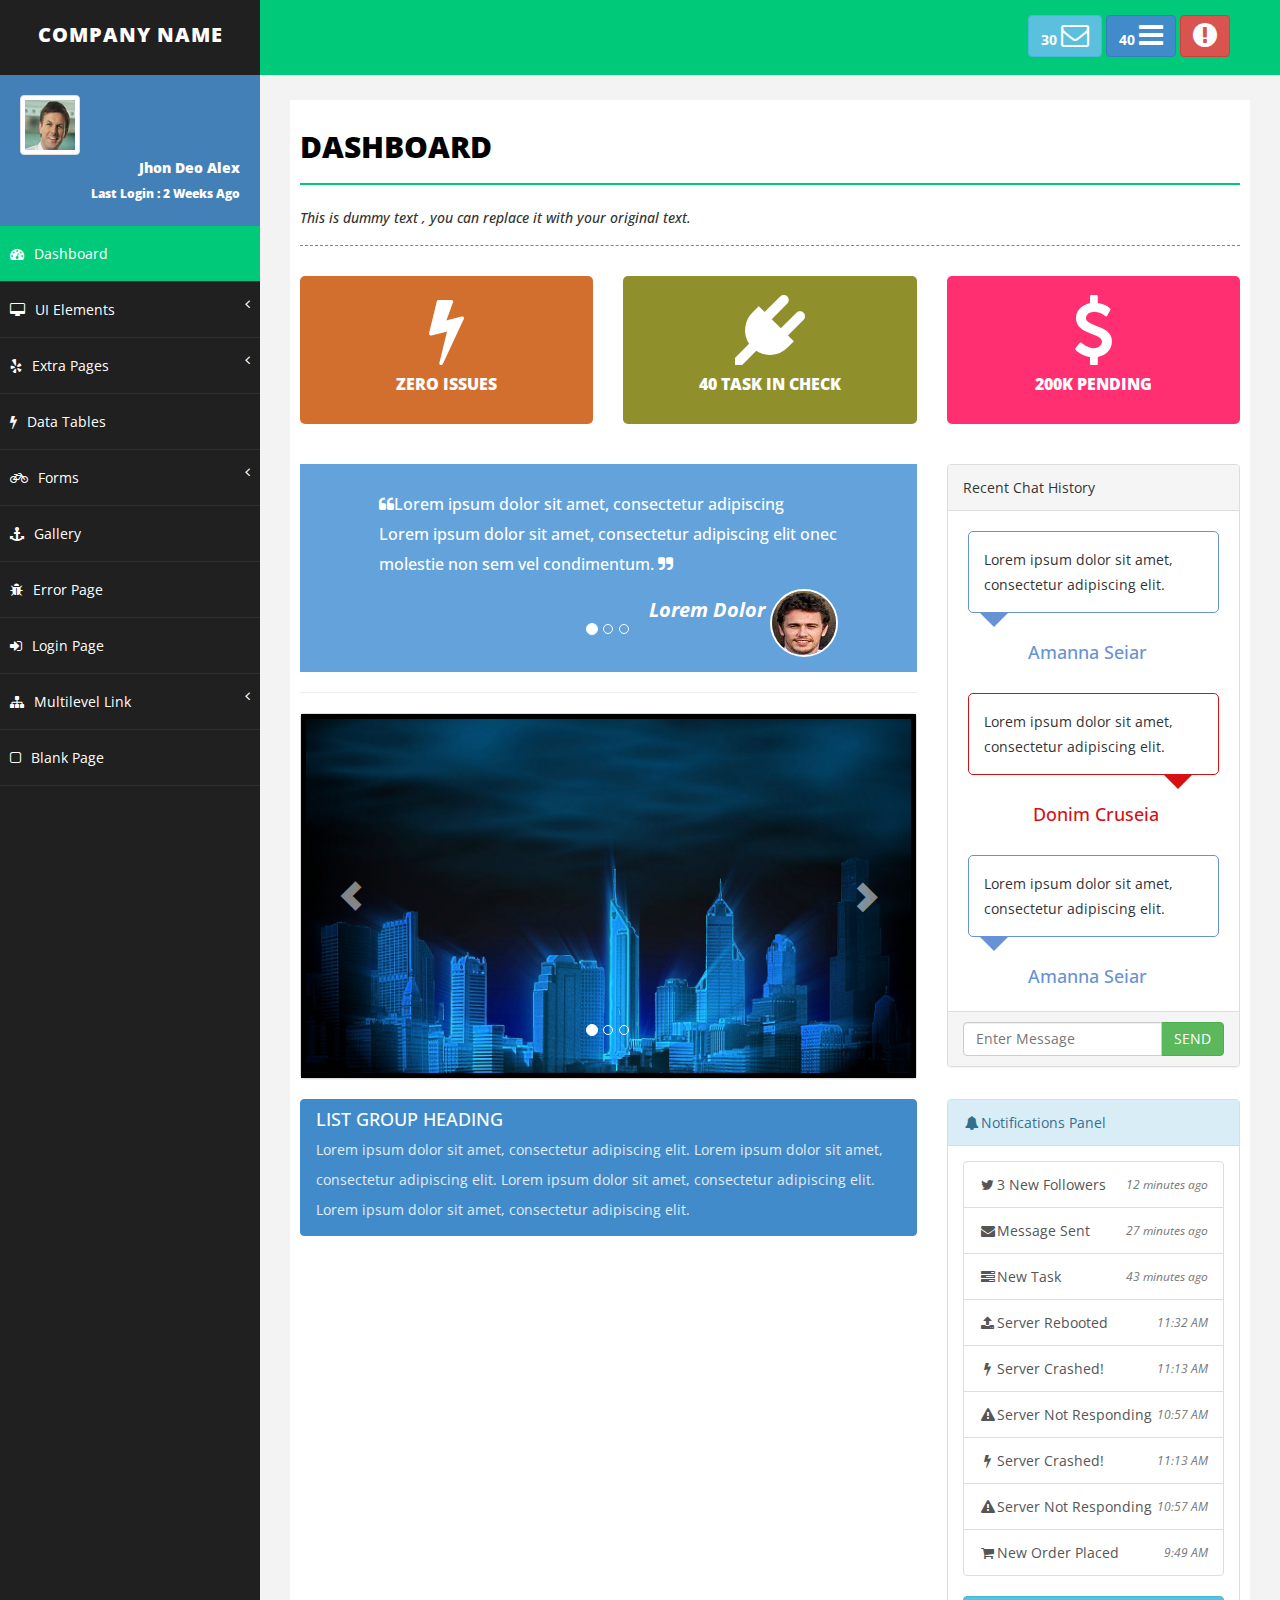
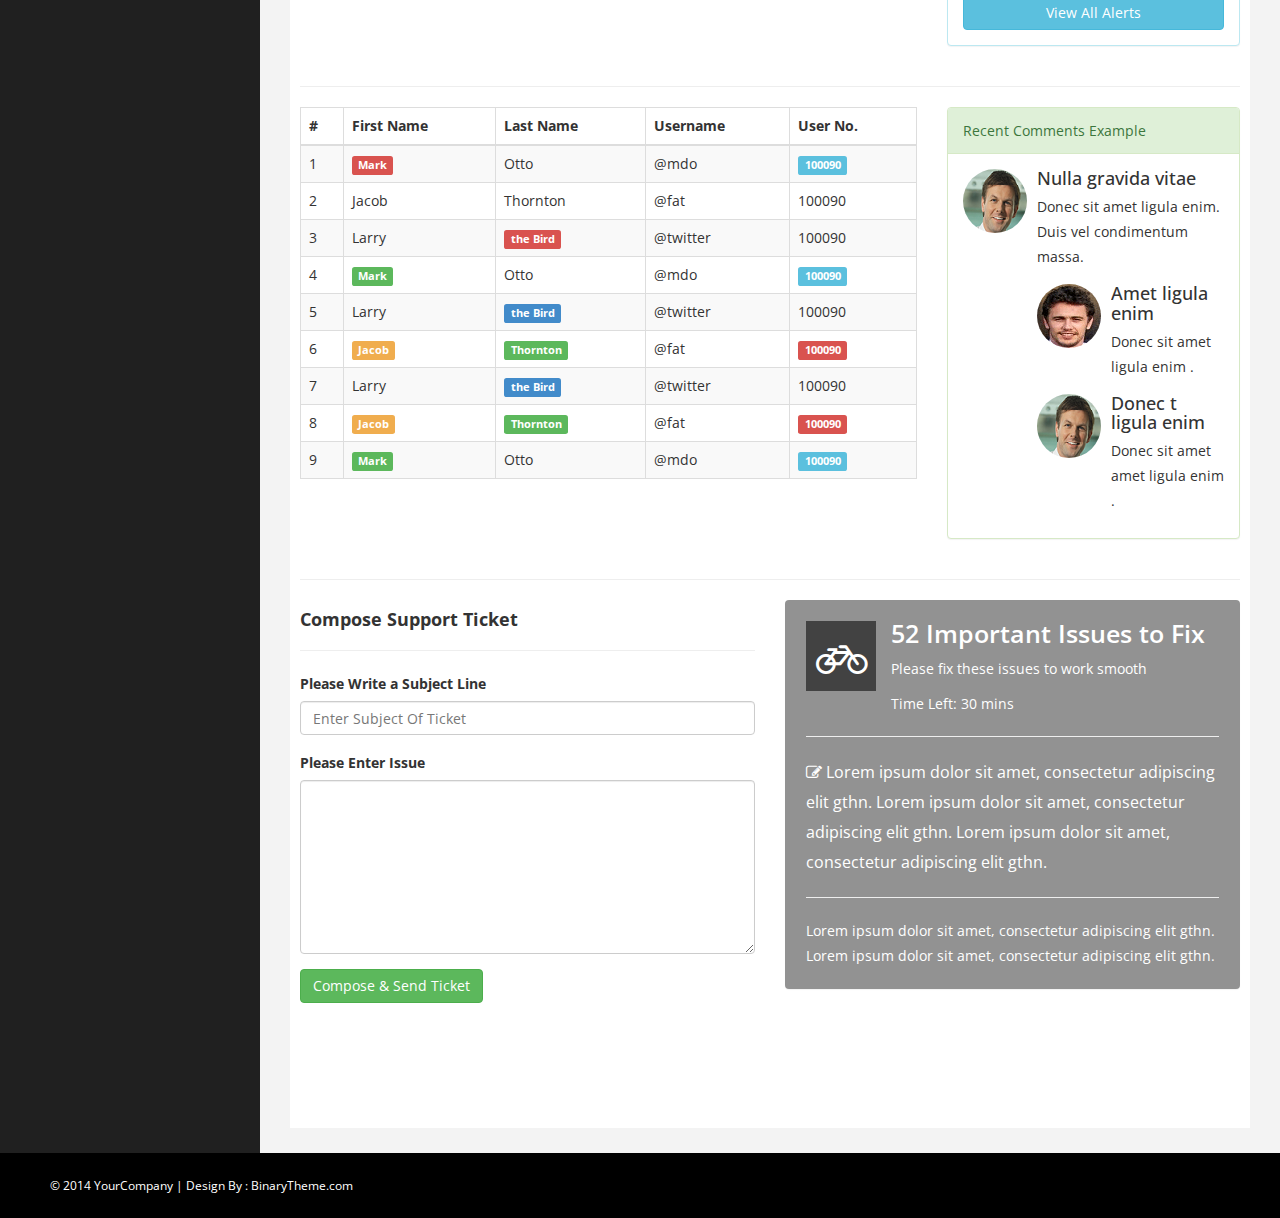
<file: Font-end/TaiNguyen/template_admin/advance-admin/index.html>
﻿<!DOCTYPE html>
<html xmlns="http://www.w3.org/1999/xhtml">
<head>
    <meta charset="utf-8" />
    <meta name="viewport" content="width=device-width, initial-scale=1.0" />
    <title>Responsive Bootstrap Advance Admin Template</title>

    <!-- BOOTSTRAP STYLES-->
    <link href="assets/css/bootstrap.css" rel="stylesheet" />
    <!-- FONTAWESOME STYLES-->
    <link href="assets/css/font-awesome.css" rel="stylesheet" />
       <!--CUSTOM BASIC STYLES-->
    <link href="assets/css/basic.css" rel="stylesheet" />
    <!--CUSTOM MAIN STYLES-->
    <link href="assets/css/custom.css" rel="stylesheet" />
    <!-- GOOGLE FONTS-->
    <link href='http://fonts.googleapis.com/css?family=Open+Sans' rel='stylesheet' type='text/css' />
</head>
<body>
    <div id="wrapper">
        <nav class="navbar navbar-default navbar-cls-top " role="navigation" style="margin-bottom: 0">
            <div class="navbar-header">
                <button type="button" class="navbar-toggle" data-toggle="collapse" data-target=".sidebar-collapse">
                    <span class="sr-only">Toggle navigation</span>
                    <span class="icon-bar"></span>
                    <span class="icon-bar"></span>
                    <span class="icon-bar"></span>
                </button>
                <a class="navbar-brand" href="index.html">COMPANY NAME</a>
            </div>

            <div class="header-right">

                <a href="message-task.html" class="btn btn-info" title="New Message"><b>30 </b><i class="fa fa-envelope-o fa-2x"></i></a>
                <a href="message-task.html" class="btn btn-primary" title="New Task"><b>40 </b><i class="fa fa-bars fa-2x"></i></a>
                <a href="login.html" class="btn btn-danger" title="Logout"><i class="fa fa-exclamation-circle fa-2x"></i></a>

            </div>
        </nav>
        <!-- /. NAV TOP  -->
        <nav class="navbar-default navbar-side" role="navigation">
            <div class="sidebar-collapse">
                <ul class="nav" id="main-menu">
                    <li>
                        <div class="user-img-div">
                            <img src="assets/img/user.png" class="img-thumbnail" />

                            <div class="inner-text">
                                Jhon Deo Alex
                            <br />
                                <small>Last Login : 2 Weeks Ago </small>
                            </div>
                        </div>

                    </li>


                    <li>
                        <a class="active-menu" href="index.html"><i class="fa fa-dashboard "></i>Dashboard</a>
                    </li>
                    <li>
                        <a href="#"><i class="fa fa-desktop "></i>UI Elements <span class="fa arrow"></span></a>
                         <ul class="nav nav-second-level">
                            <li>
                                <a href="panel-tabs.html"><i class="fa fa-toggle-on"></i>Tabs & Panels</a>
                            </li>
                            <li>
                                <a href="notification.html"><i class="fa fa-bell "></i>Notifications</a>
                            </li>
                             <li>
                                <a href="progress.html"><i class="fa fa-circle-o "></i>Progressbars</a>
                            </li>
                             <li>
                                <a href="buttons.html"><i class="fa fa-code "></i>Buttons</a>
                            </li>
                             <li>
                                <a href="icons.html"><i class="fa fa-bug "></i>Icons</a>
                            </li>
                             <li>
                                <a href="wizard.html"><i class="fa fa-bug "></i>Wizard</a>
                            </li>
                             <li>
                                <a href="typography.html"><i class="fa fa-edit "></i>Typography</a>
                            </li>
                             <li>
                                <a href="grid.html"><i class="fa fa-eyedropper "></i>Grid</a>
                            </li>
                            
                           
                        </ul>
                    </li>
                     <li>
                        <a href="#"><i class="fa fa-yelp "></i>Extra Pages <span class="fa arrow"></span></a>
                         <ul class="nav nav-second-level">
                            <li>
                                <a href="invoice.html"><i class="fa fa-coffee"></i>Invoice</a>
                            </li>
                            <li>
                                <a href="pricing.html"><i class="fa fa-flash "></i>Pricing</a>
                            </li>
                             <li>
                                <a href="component.html"><i class="fa fa-key "></i>Components</a>
                            </li>
                             <li>
                                <a href="social.html"><i class="fa fa-send "></i>Social</a>
                            </li>
                            
                             <li>
                                <a href="message-task.html"><i class="fa fa-recycle "></i>Messages & Tasks</a>
                            </li>
                            
                           
                        </ul>
                    </li>
                    <li>
                        <a href="table.html"><i class="fa fa-flash "></i>Data Tables </a>
                        
                    </li>
                     <li>
                        <a href="#"><i class="fa fa-bicycle "></i>Forms <span class="fa arrow"></span></a>
                         <ul class="nav nav-second-level">
                           
                             <li>
                                <a href="form.html"><i class="fa fa-desktop "></i>Basic </a>
                            </li>
                             <li>
                                <a href="form-advance.html"><i class="fa fa-code "></i>Advance</a>
                            </li>
                             
                           
                        </ul>
                    </li>
                      <li>
                        <a href="gallery.html"><i class="fa fa-anchor "></i>Gallery</a>
                    </li>
                     <li>
                        <a href="error.html"><i class="fa fa-bug "></i>Error Page</a>
                    </li>
                    <li>
                        <a href="login.html"><i class="fa fa-sign-in "></i>Login Page</a>
                    </li>
                    <li>
                        <a href="#"><i class="fa fa-sitemap "></i>Multilevel Link <span class="fa arrow"></span></a>
                         <ul class="nav nav-second-level">
                            <li>
                                <a href="#"><i class="fa fa-bicycle "></i>Second Level Link</a>
                            </li>
                             <li>
                                <a href="#"><i class="fa fa-flask "></i>Second Level Link</a>
                            </li>
                            <li>
                                <a href="#">Second Level Link<span class="fa arrow"></span></a>
                                <ul class="nav nav-third-level">
                                    <li>
                                        <a href="#"><i class="fa fa-plus "></i>Third Level Link</a>
                                    </li>
                                    <li>
                                        <a href="#"><i class="fa fa-comments-o "></i>Third Level Link</a>
                                    </li>

                                </ul>

                            </li>
                        </ul>
                    </li>
                   
                    <li>
                        <a href="blank.html"><i class="fa fa-square-o "></i>Blank Page</a>
                    </li>
                </ul>

            </div>

        </nav>
        <!-- /. NAV SIDE  -->
        <div id="page-wrapper">
            <div id="page-inner">
                <div class="row">
                    <div class="col-md-12">
                        <h1 class="page-head-line">DASHBOARD</h1>
                        <h1 class="page-subhead-line">This is dummy text , you can replace it with your original text. </h1>

                    </div>
                </div>
                <!-- /. ROW  -->
                <div class="row">
                    <div class="col-md-4">
                        <div class="main-box mb-red">
                            <a href="#">
                                <i class="fa fa-bolt fa-5x"></i>
                                <h5>Zero Issues</h5>
                            </a>
                        </div>
                    </div>
                    <div class="col-md-4">
                        <div class="main-box mb-dull">
                            <a href="#">
                                <i class="fa fa-plug fa-5x"></i>
                                <h5>40 Task In Check</h5>
                            </a>
                        </div>
                    </div>
                    <div class="col-md-4">
                        <div class="main-box mb-pink">
                            <a href="#">
                                <i class="fa fa-dollar fa-5x"></i>
                                <h5>200K Pending</h5>
                            </a>
                        </div>
                    </div>

                </div>
                <!-- /. ROW  -->

                <div class="row">
                    <div class="col-md-8">
                        <div class="row">
                            <div class="col-md-12">

                                <div id="reviews" class="carousel slide" data-ride="carousel">

                                    <div class="carousel-inner">
                                        <div class="item active">

                                            <div class="col-md-10 col-md-offset-1">

                                                <h4><i class="fa fa-quote-left"></i>Lorem ipsum dolor sit amet, consectetur adipiscing Lorem ipsum dolor sit amet, consectetur adipiscing elit onec molestie non sem vel condimentum. <i class="fa fa-quote-right"></i></h4>
                                                <div class="user-img pull-right">
                                                    <img src="assets/img/user.gif" alt="" class="img-u image-responsive" />
                                                </div>
                                                <h5 class="pull-right"><strong class="c-black">Lorem Dolor</strong></h5>
                                            </div>
                                        </div>
                                        <div class="item">
                                            <div class="col-md-10 col-md-offset-1">

                                                <h4><i class="fa fa-quote-left"></i>Lorem ipsum dolor sit amet, consectetur adipiscing Lorem ipsum dolor sit amet, consectetur adipiscing elit onec molestie non sem vel condimentum. <i class="fa fa-quote-right"></i></h4>
                                                <div class="user-img pull-right">
                                                    <img src="assets/img/user.png" alt="" class="img-u image-responsive" />
                                                </div>
                                                <h5 class="pull-right"><strong class="c-black">Lorem Dolor</strong></h5>
                                            </div>

                                        </div>
                                        <div class="item">
                                            <div class="col-md-10 col-md-offset-1">

                                                <h4><i class="fa fa-quote-left"></i>Lorem ipsum dolor sit amet, consectetur adipiscing  Lorem ipsum dolor sit amet, consectetur adipiscing elit onec molestie non sem vel condimentum. <i class="fa fa-quote-right"></i></h4>
                                                <div class="user-img pull-right">
                                                    <img src="assets/img/user.gif" alt="" class="img-u image-responsive" />
                                                </div>
                                                <h5 class="pull-right"><strong class="c-black">Lorem Dolor</strong></h5>
                                            </div>
                                        </div>
                                    </div>
                                    <!--INDICATORS-->
                                    <ol class="carousel-indicators">
                                        <li data-target="#reviews" data-slide-to="0" class="active"></li>
                                        <li data-target="#reviews" data-slide-to="1"></li>
                                        <li data-target="#reviews" data-slide-to="2"></li>
                                    </ol>
                                    <!--PREVIUS-NEXT BUTTONS-->

                                </div>

                            </div>

                        </div>
                        <!-- /. ROW  -->
                        <hr />

                        <div class="panel panel-default">

                            <div id="carousel-example" class="carousel slide" data-ride="carousel" style="border: 5px solid #000;">

                                <div class="carousel-inner">
                                    <div class="item active">

                                        <img src="assets/img/slideshow/1.jpg" alt="" />

                                    </div>
                                    <div class="item">
                                        <img src="assets/img/slideshow/2.jpg" alt="" />

                                    </div>
                                    <div class="item">
                                        <img src="assets/img/slideshow/3.jpg" alt="" />

                                    </div>
                                </div>
                                <!--INDICATORS-->
                                <ol class="carousel-indicators">
                                    <li data-target="#carousel-example" data-slide-to="0" class="active"></li>
                                    <li data-target="#carousel-example" data-slide-to="1"></li>
                                    <li data-target="#carousel-example" data-slide-to="2"></li>
                                </ol>
                                <!--PREVIUS-NEXT BUTTONS-->
                                <a class="left carousel-control" href="#carousel-example" data-slide="prev">
                                    <span class="glyphicon glyphicon-chevron-left"></span>
                                </a>
                                <a class="right carousel-control" href="#carousel-example" data-slide="next">
                                    <span class="glyphicon glyphicon-chevron-right"></span>
                                </a>
                            </div>
                        </div>
                    </div>
                    <!-- /.REVIEWS &  SLIDESHOW  -->
                    <div class="col-md-4">

                        <div class="panel panel-default">
                            <div class="panel-heading">
                                Recent Chat History
                            </div>
                            <div class="panel-body" style="padding: 0px;">
                                <div class="chat-widget-main">


                                    <div class="chat-widget-left">
                                        Lorem ipsum dolor sit amet, consectetur adipiscing elit.
                                    </div>
                                    <div class="chat-widget-name-left">
                                        <h4>Amanna Seiar</h4>
                                    </div>
                                    <div class="chat-widget-right">
                                        Lorem ipsum dolor sit amet, consectetur adipiscing elit.
                                    </div>
                                    <div class="chat-widget-name-right">
                                        <h4>Donim Cruseia </h4>
                                    </div>
                                    <div class="chat-widget-left">
                                        Lorem ipsum dolor sit amet, consectetur adipiscing elit.
                                    </div>
                                    <div class="chat-widget-name-left">
                                        <h4>Amanna Seiar</h4>
                                    </div>
                                    <div class="chat-widget-right">
                                        Lorem ipsum dolor sit amet, consectetur adipiscing elit.
                                    </div>
                                    <div class="chat-widget-name-right">
                                        <h4>Donim Cruseia </h4>
                                    </div>
                                </div>
                            </div>
                            <div class="panel-footer">
                                <div class="input-group">
                                    <input type="text" class="form-control" placeholder="Enter Message" />
                                    <span class="input-group-btn">
                                        <button class="btn btn-success" type="button">SEND</button>
                                    </span>
                                </div>
                            </div>
                        </div>


                    </div>
                    <!--/.Chat Panel End-->
                </div>
                <!-- /. ROW  -->


                <div class="row">

                    <div class="col-md-8">
                        <div class="list-group">
                            <a href="#" class="list-group-item active">
                                <h4 class="list-group-item-heading">LIST GROUP HEADING</h4>
                                <p class="list-group-item-text" style="line-height: 30px;">
                                    Lorem ipsum dolor sit amet, consectetur adipiscing elit.
        Lorem ipsum dolor sit amet, consectetur adipiscing elit.
        Lorem ipsum dolor sit amet, consectetur adipiscing elit.
        Lorem ipsum dolor sit amet, consectetur adipiscing elit.
                                </p>
                            </a>
                        </div>
                        <br />
                        <!-- 16:9 aspect ratio -->
                        <div class="embed-responsive embed-responsive-16by9">
                            <iframe class="embed-responsive-item" src="//www.youtube.com/embed/zpOULjyy-n8?rel=0"></iframe>
                        </div>
                    </div>
                    <div class="col-md-4">
                        <div class="panel panel-info">
                            <div class="panel-heading">
                                <i class="fa fa-bell fa-fw"></i>Notifications Panel
                            </div>

                            <div class="panel-body">
                                <div class="list-group">

                                    <a href="#" class="list-group-item">
                                        <i class="fa fa-twitter fa-fw"></i>3 New Followers
                                    <span class="pull-right text-muted small"><em>12 minutes ago</em>
                                    </span>
                                    </a>
                                    <a href="#" class="list-group-item">
                                        <i class="fa fa-envelope fa-fw"></i>Message Sent
                                    <span class="pull-right text-muted small"><em>27 minutes ago</em>
                                    </span>
                                    </a>
                                    <a href="#" class="list-group-item">
                                        <i class="fa fa-tasks fa-fw"></i>New Task
                                    <span class="pull-right text-muted small"><em>43 minutes ago</em>
                                    </span>
                                    </a>
                                    <a href="#" class="list-group-item">
                                        <i class="fa fa-upload fa-fw"></i>Server Rebooted
                                    <span class="pull-right text-muted small"><em>11:32 AM</em>
                                    </span>
                                    </a>
                                    <a href="#" class="list-group-item">
                                        <i class="fa fa-bolt fa-fw"></i>Server Crashed!
                                    <span class="pull-right text-muted small"><em>11:13 AM</em>
                                    </span>
                                    </a>
                                    <a href="#" class="list-group-item">
                                        <i class="fa fa-warning fa-fw"></i>Server Not Responding
                                    <span class="pull-right text-muted small"><em>10:57 AM</em>
                                    </span>
                                    </a>

                                    <a href="#" class="list-group-item">
                                        <i class="fa fa-bolt fa-fw"></i>Server Crashed!
                                    <span class="pull-right text-muted small"><em>11:13 AM</em>
                                    </span>
                                    </a>
                                    <a href="#" class="list-group-item">
                                        <i class="fa fa-warning fa-fw"></i>Server Not Responding
                                    <span class="pull-right text-muted small"><em>10:57 AM</em>
                                    </span>
                                    </a>
                                    <a href="#" class="list-group-item">
                                        <i class="fa fa-shopping-cart fa-fw"></i>New Order Placed
                                    <span class="pull-right text-muted small"><em>9:49 AM</em>
                                    </span>
                                    </a>
                                </div>
                                <!-- /.list-group -->
                                <a href="#" class="btn btn-info btn-block">View All Alerts</a>
                            </div>

                        </div>
                    </div>
                </div>
                <!--/.Row-->
                <hr />
                <div class="row">

                    <div class="col-md-8">

                        <div class="table-responsive">
                            <table class="table table-striped table-bordered table-hover">
                                <thead>
                                    <tr>
                                        <th>#</th>
                                        <th>First Name</th>
                                        <th>Last Name</th>
                                        <th>Username</th>
                                        <th>User No.</th>
                                    </tr>
                                </thead>
                                <tbody>
                                    <tr>
                                        <td>1</td>
                                        <td><span class="label label-danger">Mark</span></td>
                                        <td>Otto</td>
                                        <td>@mdo</td>
                                        <td><span class="label label-info">100090</span></td>
                                    </tr>
                                    <tr>
                                        <td>2</td>
                                        <td>Jacob</td>
                                        <td>Thornton</td>
                                        <td>@fat</td>
                                        <td>100090</td>
                                    </tr>
                                    <tr>
                                        <td>3</td>
                                        <td>Larry</td>
                                        <td><span class="label label-danger">the Bird</span> </td>
                                        <td>@twitter</td>
                                        <td>100090</td>
                                    </tr>
                                    <tr>
                                        <td>4</td>
                                        <td><span class="label label-success">Mark</span></td>
                                        <td>Otto</td>
                                        <td>@mdo</td>
                                        <td><span class="label label-info">100090</span></td>
                                    </tr>

                                    <tr>
                                        <td>5</td>
                                        <td>Larry</td>
                                        <td><span class="label label-primary">the Bird</span></td>
                                        <td>@twitter</td>
                                        <td>100090</td>
                                    </tr>
                                    <tr>
                                        <td>6</td>
                                        <td><span class="label label-warning">Jacob</span></td>
                                        <td><span class="label label-success">Thornton</span></td>
                                        <td>@fat</td>
                                        <td><span class="label label-danger">100090</span></td>
                                    </tr>
                                    <tr>
                                        <td>7</td>
                                        <td>Larry</td>
                                        <td><span class="label label-primary">the Bird</span></td>
                                        <td>@twitter</td>
                                        <td>100090</td>
                                    </tr>
                                    <tr>
                                        <td>8</td>
                                        <td><span class="label label-warning">Jacob</span></td>
                                        <td><span class="label label-success">Thornton</span></td>
                                        <td>@fat</td>
                                        <td><span class="label label-danger">100090</span></td>
                                    </tr>
                                    <tr>
                                        <td>9</td>
                                        <td><span class="label label-success">Mark</span></td>
                                        <td>Otto</td>
                                        <td>@mdo</td>
                                        <td><span class="label label-info">100090</span></td>
                                    </tr>
                                </tbody>
                            </table>
                        </div>




                    </div>
                    <div class="col-md-4">
                        <div class="panel panel-success">
                            <div class="panel-heading">
                                Recent Comments Example
                            </div>
                            <div class="panel-body">
                                <ul class="media-list">

                                    <li class="media">

                                        <div class="media-body">

                                            <div class="media">
                                                <a class="pull-left" href="#">
                                                    <img class="media-object img-circle img-comments" src="assets/img/user.png" />
                                                </a>
                                                <div class="media-body">
                                                    <h4 class="media-heading">Nulla gravida vitae  </h4>
                                                    Donec sit amet ligula enim. Duis vel condimentum massa.
              
              <!-- Nested media object -->
                                                    <div class="media">
                                                        <a class="pull-left" href="#">
                                                            <img class="media-object img-circle img-comments" src="assets/img/user.gif" />
                                                        </a>
                                                        <div class="media-body">
                                                            <h4 class="media-heading">Amet ligula enim</h4>
                                                            Donec sit amet ligula enim .
                                                        </div>
                                                    </div>
                                                    <div class="media">
                                                        <a class="pull-left" href="#">
                                                            <img class="media-object img-circle img-comments" src="assets/img/user.png" />
                                                        </a>
                                                        <div class="media-body">
                                                            <h4 class="media-heading">Donec t ligula enim</h4>
                                                            Donec sit amet  amet ligula enim . 
                                                        </div>
                                                    </div>
                                                </div>
                                            </div>

                                        </div>
                                    </li>

                                </ul>
                            </div>
                        </div>
                    </div>
                </div>
                <!--/.Row-->
                <hr />
                <div class="row" style="padding-bottom: 100px; `">
                    <div class="col-md-6">
                        <div id="comments-sec">
                            <h4><strong>Compose Support Ticket </strong></h4>
                            <hr />


                            <div class="form-group  ">
                                <label>Please Write a Subject Line</label>
                                <input type="text" class="form-control" required="required" placeholder="Enter Subject Of Ticket" />
                            </div>
                            <div class="form-group ">
                                <label>Please Enter Issue</label>
                                <textarea class="form-control" rows="8"></textarea>
                            </div>
                            <div class="form-group">
                                <button type="submit" class="btn btn-success">Compose &amp; Send Ticket</button>
                            </div>
                        </div>

                    </div>
                    <div class="col-md-6">
                        <div class="panel panel-back noti-box">
                            <span class="icon-box bg-color-black">
                                <i class="fa fa-bicycle"></i>
                            </span>
                            <div class="text-box">
                                <p class="main-text">52 Important Issues to Fix </p>
                                <p>Please fix these issues to work smooth</p>
                                <p>Time Left: 30 mins</p>
                                <hr />
                                <p>
                                    <span class=" color-bottom-txt"><i class="fa fa-edit"></i>
                                        Lorem ipsum dolor sit amet, consectetur adipiscing elit gthn. 
                              Lorem ipsum dolor sit amet, consectetur adipiscing elit gthn. 
                               Lorem ipsum dolor sit amet, consectetur adipiscing elit gthn.
                             
                                    </span>


                                </p>
                                <hr />
                                Lorem ipsum dolor sit amet, consectetur adipiscing elit gthn. 
                               Lorem ipsum dolor sit amet, consectetur adipiscing elit gthn.
                            </div>
                        </div>
                    </div>
                </div>
                <!--/.ROW-->

            </div>
            <!-- /. PAGE INNER  -->
        </div>
        <!-- /. PAGE WRAPPER  -->
    </div>
    <!-- /. WRAPPER  -->

    <div id="footer-sec">
        &copy; 2014 YourCompany | Design By : <a href="http://www.binarytheme.com/" target="_blank">BinaryTheme.com</a>
    </div>
    <!-- /. FOOTER  -->
    <!-- SCRIPTS -AT THE BOTOM TO REDUCE THE LOAD TIME-->
    <!-- JQUERY SCRIPTS -->
    <script src="assets/js/jquery-1.10.2.js"></script>
    <!-- BOOTSTRAP SCRIPTS -->
    <script src="assets/js/bootstrap.js"></script>
    <!-- METISMENU SCRIPTS -->
    <script src="assets/js/jquery.metisMenu.js"></script>
       <!-- CUSTOM SCRIPTS -->
    <script src="assets/js/custom.js"></script>
    


</body>
</html>
</file>
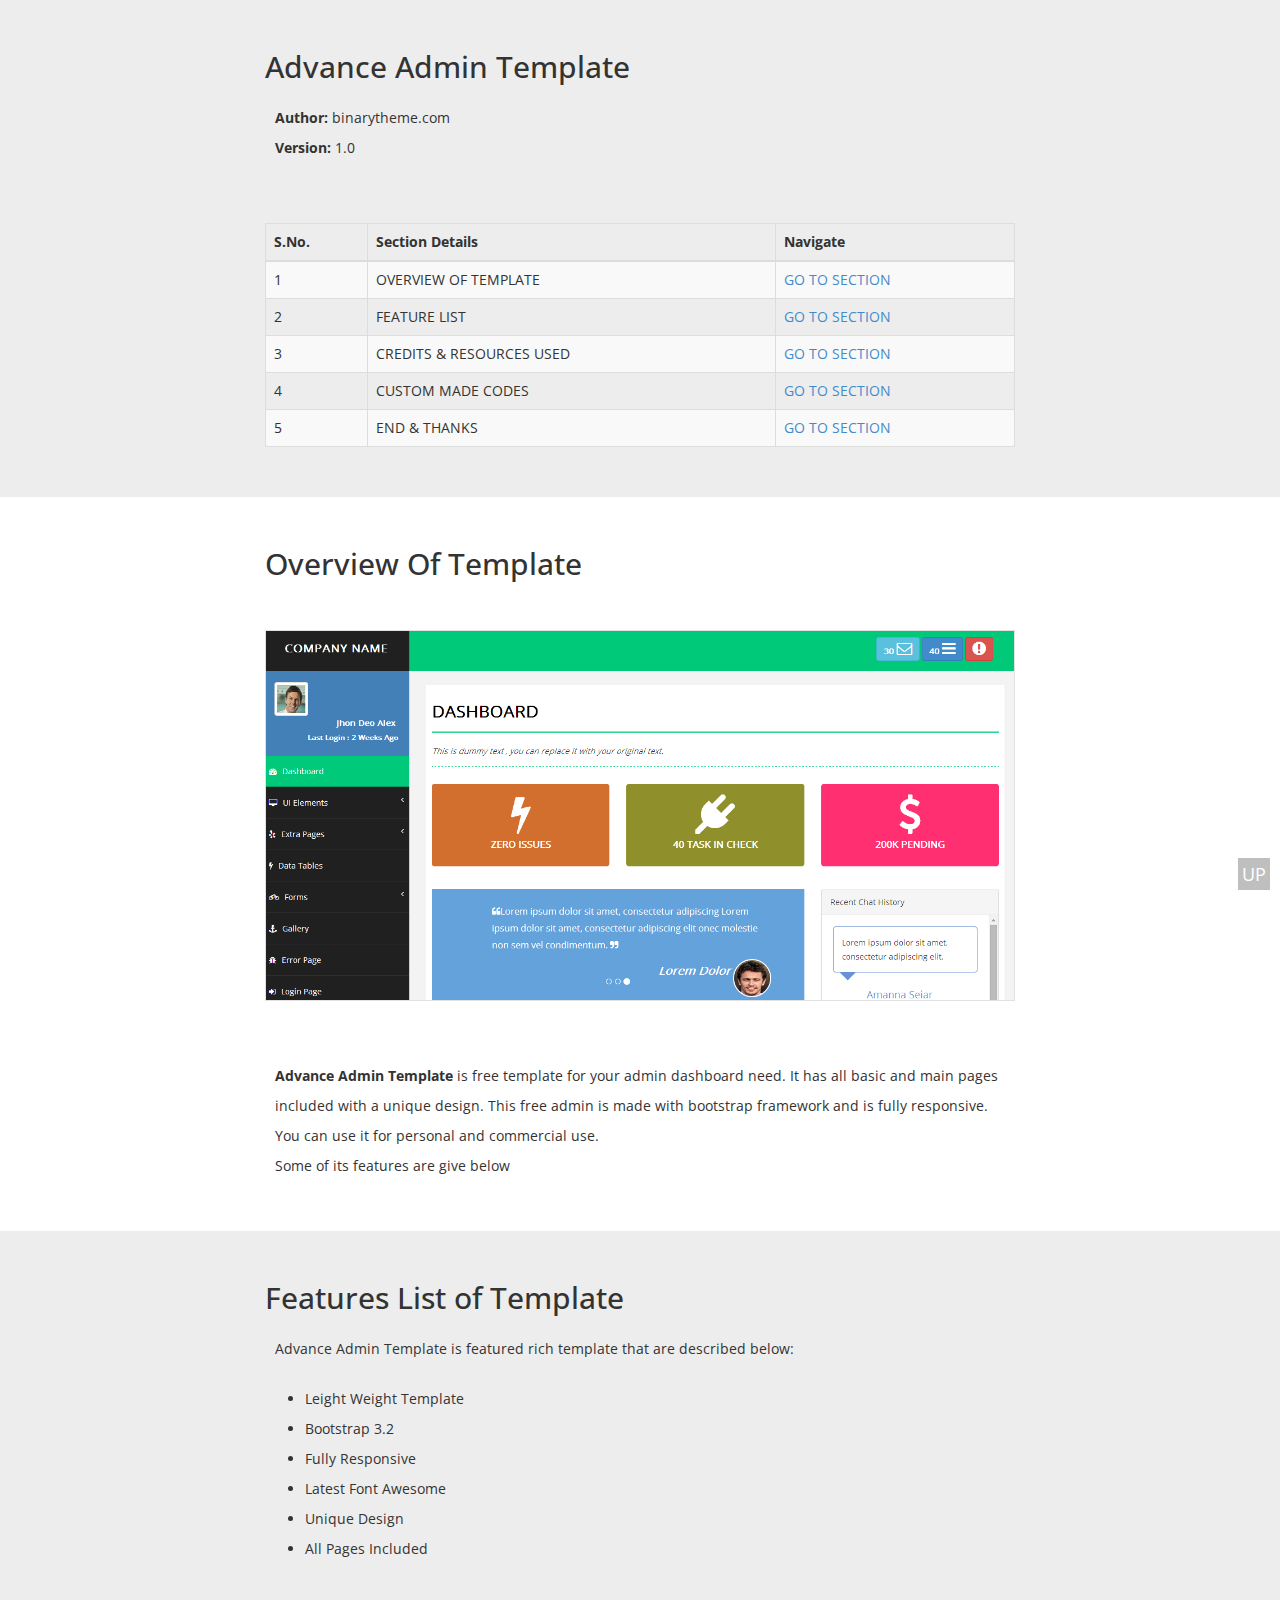
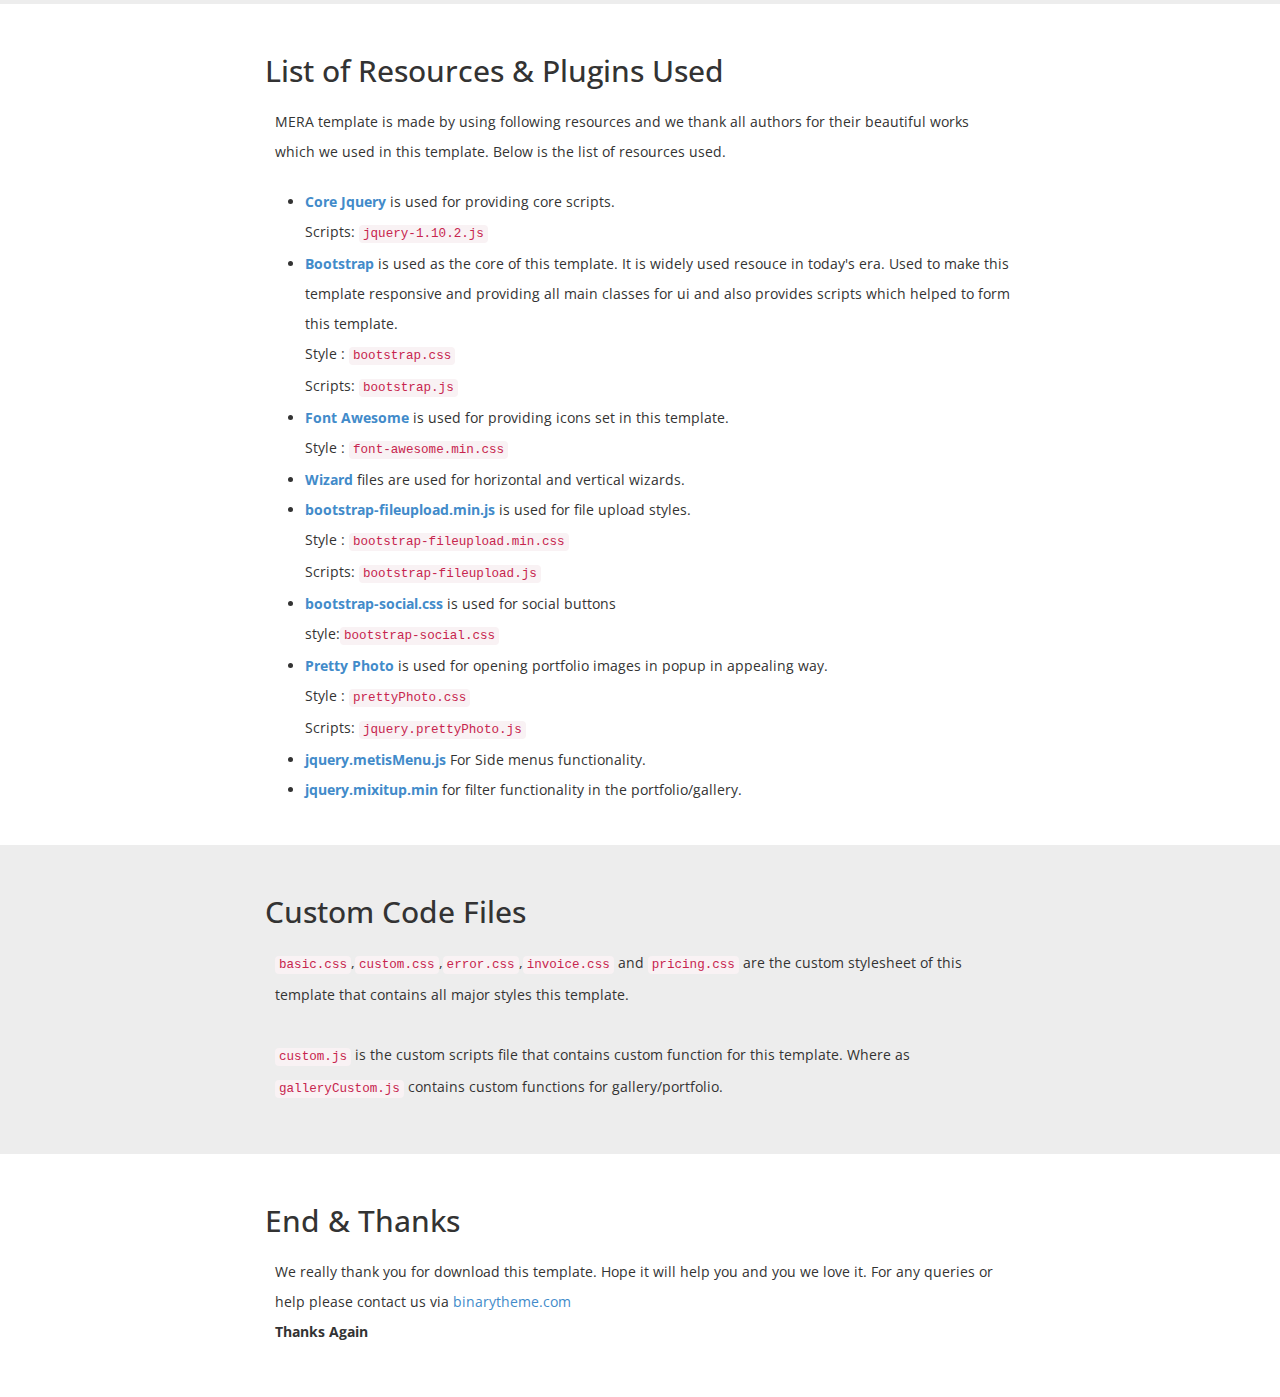
<file: Font-end/TaiNguyen/template_admin/help-docs/index.html>
﻿<!DOCTYPE html>
<html xmlns="http://www.w3.org/1999/xhtml">
<head>
    <meta charset="utf-8" />
    <meta name="viewport" content="width=device-width, initial-scale=1, maximum-scale=1" />
    <meta name="description" content="" />
    <meta name="author" content="" />
    <!--[if IE]>
        <meta http-equiv="X-UA-Compatible" content="IE=edge,chrome=1">
        <![endif]-->
    <title>ADVANCE ADMIN TEMPLATE</title>
    <!-- BOOTSTRAP CORE STYLE CSS -->
    <link href="assets/css/bootstrap.css" rel="stylesheet" />
    <!-- CUSTOM STYLE CSS -->
    <link href="assets/css/style.css" rel="stylesheet" />    
    <!-- GOOGLE FONT -->
    <link href='http://fonts.googleapis.com/css?family=Open+Sans' rel='stylesheet' type='text/css' />

</head>
<body>
    
    <section id="Intro" style="background-color:#ededed;" >
            <div class="container">
           <div class="row  " >
            <div class="col-md-8 col-md-offset-2 col-sm-10 col-sm-offset-1 col-sm-12">
                <h2>Advance Admin Template</h2>
                <p>
                 <b> Author:</b> binarytheme.com
                    <br />
                   <b> Version:</b> 1.0
                     
                    
                </p>
               <br /><br />
                <div class="table-responsive">
                                <table class="table table-striped table-bordered table-hover  scrollclass">
                                    <thead>
                                        <tr>
                                            <th>S.No.</th>
                                            <th>Section Details</th>
                                            <th>Navigate</th>
                                        </tr>
                                    </thead>
                                    <tbody>
                                        <tr>
                                            <td>1</td>
                                            <td>OVERVIEW OF TEMPLATE</td>
                                            <td><a href="#overview">GO TO SECTION</a></td>
                                        </tr>
                                        <tr>
                                            <td>2</td>
                                            <td>FEATURE LIST</td>
                                            <td><a href="#features">GO  TO SECTION</a></td>
                                        </tr>
                                       
                                         <tr>
                                            <td>3</td>
                                            <td>CREDITS &  RESOURCES USED</td>
                                            <td><a href="#resources">GO  TO SECTION</a></td>
                                        </tr>
                                         <tr>
                                            <td>4</td>
                                            <td>CUSTOM MADE CODES </td>
                                            <td><a href="#custom">GO  TO SECTION</a></td>
                                        </tr>
                                         <tr>
                                            <td>5</td>
                                            <td>END & THANKS</td>
                                            <td><a href="#end">GO  TO SECTION</a></td>
                                        </tr>
                                    </tbody>
                                </table>
                            </div>
            </div>
               
               </div>
        </div>
       </section>
        
       <section id="overview" >
            <div class="container">
           <div class="row  " >
            <div class="col-md-8 col-md-offset-2 col-sm-10 col-sm-offset-1 col-sm-12">
                <h2>Overview Of Template</h2>
                <img src="assets/img/help-img.png" alt="" class="img-responsive" style="margin-top:50px;margin-bottom:50px;border:1px solid #e1e1e1" />
                <p>
                  <b>Advance Admin Template</b> is free template for your admin dashboard need. It has all basic and main pages included with a unique design.
                    This free admin is made with bootstrap framework and is fully responsive. You can use it for personal and commercial use.
                    <br />
                    Some of its features are give below
                    
                                     
                </p>
            </div>
               
               </div>
        </div>
       </section>
        <section id="features" style="background-color:#ededed;" >
            <div class="container">
           <div class="row " >
            <div class="col-md-8 col-md-offset-2 col-sm-10 col-sm-offset-1 col-sm-12">
                <h2>Features List of Template</h2>
                <p>
                  Advance Admin Template is featured rich template that are described below: 

                </p>
                <ul>
                     <li>
                        Leight Weight Template
                    </li>
                     <li>
                        Bootstrap 3.2
                    </li>
                     
                   
                                           <li>
                      Fully Responsive
                    </li>
                      <li>
                      Latest Font Awesome
                    </li>
                     <li>
                      Unique Design
                    </li>
                     <li>
                      All Pages Included
                    </li>
                </ul>
            </div>
               
               </div>
        </div>
        </section>
         
    <section id="resources" style="background-color:#fff;" >
            <div class="container">
           <div class="row " >
            <div class="col-md-8 col-md-offset-2 col-sm-10 col-sm-offset-1 col-sm-12">
                <h2>List of Resources & Plugins Used</h2>
                <p>
                 MERA template is made by using following resources and we thank all authors for their beautiful works which we used in this template.
                    Below is the list of resources used. 

                </p>
                <ul>
                      <li>
                       <b><a target="_blank" href="http://jquery.com/">Core Jquery</a>  </b> is used for providing core scripts.
                         <br />
                            Scripts: <code>jquery-1.10.2.js</code>
                    </li>
                     <li>
                       <b><a target="_blank" href="http://getbootstrap.com/">Bootstrap</a>  </b> is used as the core of this template. 
                         It is widely used resouce in today's era. Used to make this template responsive and providing all main 
                         classes for ui and also provides scripts which helped to form this template.
                         <br />
                         Style : <code>bootstrap.css</code>
                         <br />
                         Scripts: <code>bootstrap.js</code>
                    </li>
                     <li>
                       <b><a target="_blank" href="http://fortawesome.github.io/Font-Awesome/">Font Awesome</a>  </b> is used for providing icons set in this template.
                         <br />
                         Style : <code>font-awesome.min.css</code>
                       
                    </li>
                    <li>
                       <b><a target="_blank" href="http://www.jquery-steps.com/Examples">Wizard</a>  </b> files are used for horizontal and vertical wizards.
                        
                       
                    </li>
                     <li>
                       <b><a target="_blank" href="http://code.google.com/p/motech/source/browse/platform/server-bundle/src/main/resources/webapp/lib/bootstrap/bootstrap-fileupload.min.js?spec=svn99251bc5964f456b836722b05361749ba31028e2&r=99251bc5964f456b836722b05361749ba31028e2">bootstrap-fileupload.min.js</a>  </b> is used for file upload styles.
                         <br />
                         Style : <code>bootstrap-fileupload.min.css</code>
                         <br />
                       Scripts: <code>bootstrap-fileupload.js</code>
                    </li>
                      <li>
                       <b><a target="_blank" href="http://lipis.github.io/bootstrap-social/">bootstrap-social.css</a>  </b> is used for social buttons
                      <br />
                           style:<code>bootstrap-social.css</code>
                    </li>
                                          
                      <li>
                       <b><a target="_blank" href="https://github.com/scaron/prettyphoto">Pretty Photo</a>  </b> is used for opening portfolio images in popup in appealing way.
                         <br />
                         Style : <code>prettyPhoto.css</code>
                       <br />
                         Scripts: <code>jquery.prettyPhoto.js</code>
                    </li>
                      <li>
                       <b><a target="_blank" href="https://github.com/onokumus/metisMenu">jquery.metisMenu.js</a>  </b> For Side menus functionality.
                        
                    </li>
                    
                     <li>
                       <b><a target="_blank" href="https://mixitup.kunkalabs.com/">jquery.mixitup.min</a>  </b> for filter functionality in the portfolio/gallery.
                        
                    </li>
                </ul>
            </div>
               
               </div>
        </div>
        </section>
    <section id="custom" style="background-color:#ededed;" >
            <div class="container">
           <div class="row " >
            <div class="col-md-8 col-md-offset-2 col-sm-10 col-sm-offset-1 col-sm-12">
                <h2>Custom Code Files</h2>
                <p>
                  <code>basic.css</code>,<code>custom.css</code>,<code>error.css</code>,<code>invoice.css</code> and <code>pricing.css</code> are the  custom stylesheet of this template that contains all major styles this template.
                </p>
                

               <p>
                  <code>custom.js</code> is the custom scripts file that contains custom function for this template. Where as <code>galleryCustom.js</code> contains custom functions for gallery/portfolio.
                </p>
                
            </div>
               
               </div>
        </div>
        </section>
    <section id="end" style="background-color:#fff;" >
            <div class="container">
           <div class="row " >
            <div class="col-md-8 col-md-offset-2 col-sm-10 col-sm-offset-1 col-sm-12">
                <h2>End & Thanks</h2>
                <p>
                 We really thank you for download this template. Hope it will help you and you we love it. For any queries or help please contact us via <a target="_blank" href="http://www.binarytheme.com/">binarytheme.com</a>
                    <br />
                  <b>Thanks Again</b>  
                </p>
            
            </div>
               
               </div>
        </div>
        </section>
    <div class="scrollclass">

      
    <a href="#Intro" class="scrollup">UP</a>
          </div>
     <!--END SCROLLUP LINK SECTION-->
    <!-- JAVASCRIPT FILES PLACED AT THE BOTTOM TO REDUCE THE LOADING TIME  -->
    <!-- CORE JQUERY  -->
    <script src="assets/plugins/jquery-1.10.2.js"></script>
    <!-- BOOTSTRAP SCRIPTS  -->
    <script src="assets/plugins/bootstrap.js"></script>
     <!-- EASING SCROLL SCRIPTS PLUGIN  -->
    <script src="assets/plugins/jquery.easing.min.js"></script>
    <script>
         <!-- CUSTOM SCROLL SCRIPT FUNCTION FOR NAVBAR  -->
        $(function () {
            $('.scrollclass a').bind('click', function (event) { //just pass scrollclass in design and start scrolling
                var $anchor = $(this);
                $('html, body').stop().animate({
                    scrollTop: $($anchor.attr('href')).offset().top
                }, 1200, 'easeInOutExpo');
                event.preventDefault();
            });
        });
       
    </script>
</body>
</html>
</file>
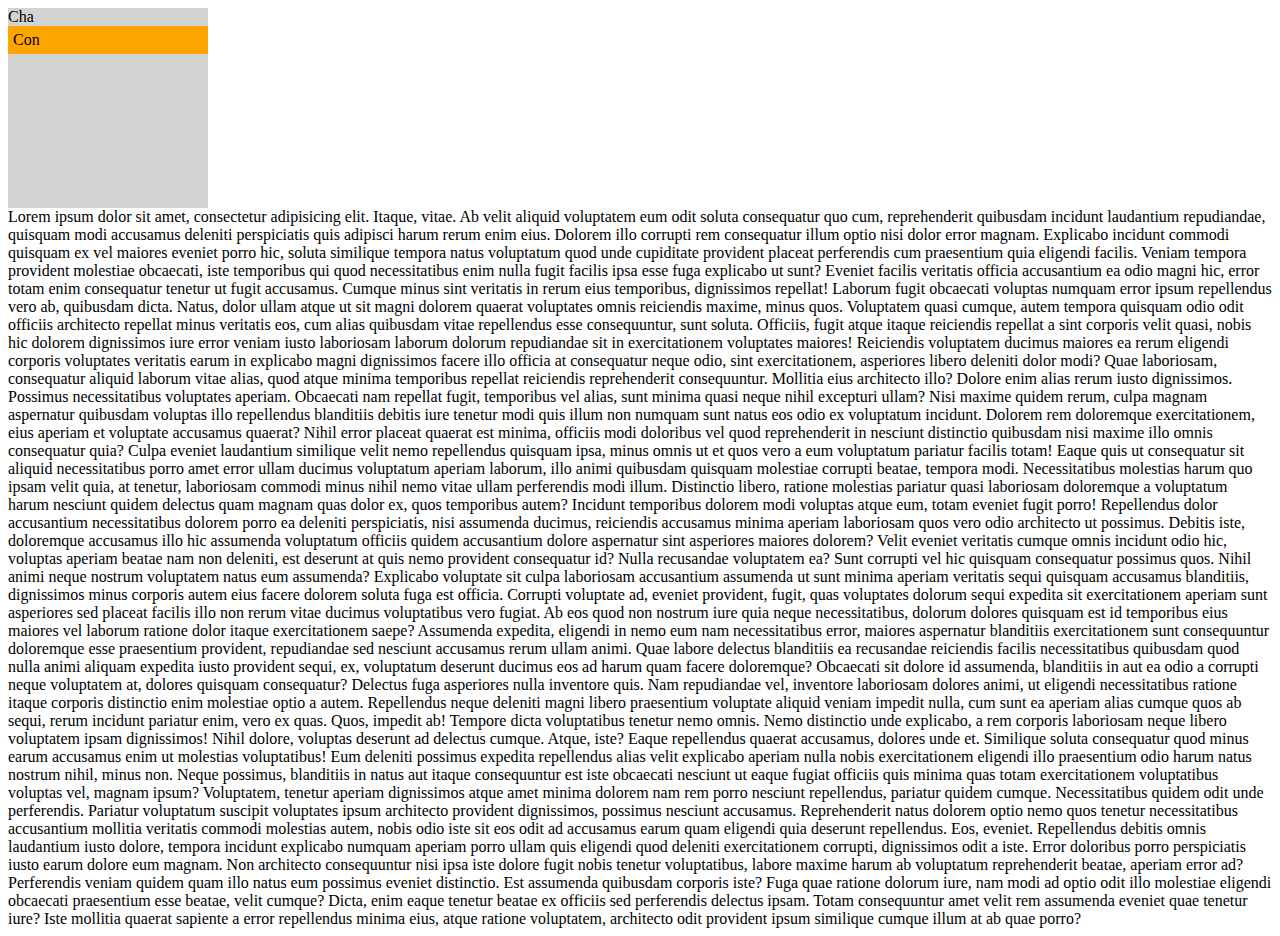
<file: Font-end/test.html>
<!DOCTYPE html>
<html lang="en">

<head>
    <meta charset="UTF-8">
    <title>overflow: clip demo</title>
    <style>
        .container {
            position: relative;
            width: 200px;
            height: 200px;
            background: lightgray;
        }

        .child {
            position: sticky;
            top: 10px;
            right: 10px;
            background: orange;
            padding: 5px;
        }
    </style>
</head>

<body>

    <div class="container">
        Cha
        <div class="child">Con</div>
    </div>
    Lorem ipsum dolor sit amet, consectetur adipisicing elit. Itaque, vitae. Ab velit aliquid voluptatem eum odit soluta
    consequatur quo cum, reprehenderit quibusdam incidunt laudantium repudiandae, quisquam modi accusamus deleniti
    perspiciatis quis adipisci harum rerum enim eius. Dolorem illo corrupti rem consequatur illum optio nisi dolor error
    magnam. Explicabo incidunt commodi quisquam ex vel maiores eveniet porro hic, soluta similique tempora natus
    voluptatum quod unde cupiditate provident placeat perferendis cum praesentium quia eligendi facilis. Veniam tempora
    provident molestiae obcaecati, iste temporibus qui quod necessitatibus enim nulla fugit facilis ipsa esse fuga
    explicabo ut sunt? Eveniet facilis veritatis officia accusantium ea odio magni hic, error totam enim consequatur
    tenetur ut fugit accusamus. Cumque minus sint veritatis in rerum eius temporibus, dignissimos repellat! Laborum
    fugit obcaecati voluptas numquam error ipsum repellendus vero ab, quibusdam dicta. Natus, dolor ullam atque ut sit
    magni dolorem quaerat voluptates omnis reiciendis maxime, minus quos. Voluptatem quasi cumque, autem tempora
    quisquam odio odit officiis architecto repellat minus veritatis eos, cum alias quibusdam vitae repellendus esse
    consequuntur, sunt soluta. Officiis, fugit atque itaque reiciendis repellat a sint corporis velit quasi, nobis hic
    dolorem dignissimos iure error veniam iusto laboriosam laborum dolorum repudiandae sit in exercitationem voluptates
    maiores! Reiciendis voluptatem ducimus maiores ea rerum eligendi corporis voluptates veritatis earum in explicabo
    magni dignissimos facere illo officia at consequatur neque odio, sint exercitationem, asperiores libero deleniti
    dolor modi? Quae laboriosam, consequatur aliquid laborum vitae alias, quod atque minima temporibus repellat
    reiciendis reprehenderit consequuntur. Mollitia eius architecto illo? Dolore enim alias rerum iusto dignissimos.
    Possimus necessitatibus voluptates aperiam. Obcaecati nam repellat fugit, temporibus vel alias, sunt minima quasi
    neque nihil excepturi ullam? Nisi maxime quidem rerum, culpa magnam aspernatur quibusdam voluptas illo repellendus
    blanditiis debitis iure tenetur modi quis illum non numquam sunt natus eos odio ex voluptatum incidunt. Dolorem rem
    doloremque exercitationem, eius aperiam et voluptate accusamus quaerat? Nihil error placeat quaerat est minima,
    officiis modi doloribus vel quod reprehenderit in nesciunt distinctio quibusdam nisi maxime illo omnis consequatur
    quia? Culpa eveniet laudantium similique velit nemo repellendus quisquam ipsa, minus omnis ut et quos vero a eum
    voluptatum pariatur facilis totam! Eaque quis ut consequatur sit aliquid necessitatibus porro amet error ullam
    ducimus voluptatum aperiam laborum, illo animi quibusdam quisquam molestiae corrupti beatae, tempora modi.
    Necessitatibus molestias harum quo ipsam velit quia, at tenetur, laboriosam commodi minus nihil nemo vitae ullam
    perferendis modi illum. Distinctio libero, ratione molestias pariatur quasi laboriosam doloremque a voluptatum harum
    nesciunt quidem delectus quam magnam quas dolor ex, quos temporibus autem? Incidunt temporibus dolorem modi voluptas
    atque eum, totam eveniet fugit porro! Repellendus dolor accusantium necessitatibus dolorem porro ea deleniti
    perspiciatis, nisi assumenda ducimus, reiciendis accusamus minima aperiam laboriosam quos vero odio architecto ut
    possimus. Debitis iste, doloremque accusamus illo hic assumenda voluptatum officiis quidem accusantium dolore
    aspernatur sint asperiores maiores dolorem? Velit eveniet veritatis cumque omnis incidunt odio hic, voluptas aperiam
    beatae nam non deleniti, est deserunt at quis nemo provident consequatur id? Nulla recusandae voluptatem ea? Sunt
    corrupti vel hic quisquam consequatur possimus quos. Nihil animi neque nostrum voluptatem natus eum assumenda?
    Explicabo voluptate sit culpa laboriosam accusantium assumenda ut sunt minima aperiam veritatis sequi quisquam
    accusamus blanditiis, dignissimos minus corporis autem eius facere dolorem soluta fuga est officia. Corrupti
    voluptate ad, eveniet provident, fugit, quas voluptates dolorum sequi expedita sit exercitationem aperiam sunt
    asperiores sed placeat facilis illo non rerum vitae ducimus voluptatibus vero fugiat. Ab eos quod non nostrum iure
    quia neque necessitatibus, dolorum dolores quisquam est id temporibus eius maiores vel laborum ratione dolor itaque
    exercitationem saepe? Assumenda expedita, eligendi in nemo eum nam necessitatibus error, maiores aspernatur
    blanditiis exercitationem sunt consequuntur doloremque esse praesentium provident, repudiandae sed nesciunt
    accusamus rerum ullam animi. Quae labore delectus blanditiis ea recusandae reiciendis facilis necessitatibus
    quibusdam quod nulla animi aliquam expedita iusto provident sequi, ex, voluptatum deserunt ducimus eos ad harum quam
    facere doloremque? Obcaecati sit dolore id assumenda, blanditiis in aut ea odio a corrupti neque voluptatem at,
    dolores quisquam consequatur? Delectus fuga asperiores nulla inventore quis. Nam repudiandae vel, inventore
    laboriosam dolores animi, ut eligendi necessitatibus ratione itaque corporis distinctio enim molestiae optio a
    autem. Repellendus neque deleniti magni libero praesentium voluptate aliquid veniam impedit nulla, cum sunt ea
    aperiam alias cumque quos ab sequi, rerum incidunt pariatur enim, vero ex quas. Quos, impedit ab! Tempore dicta
    voluptatibus tenetur nemo omnis. Nemo distinctio unde explicabo, a rem corporis laboriosam neque libero voluptatem
    ipsam dignissimos! Nihil dolore, voluptas deserunt ad delectus cumque. Atque, iste? Eaque repellendus quaerat
    accusamus, dolores unde et. Similique soluta consequatur quod minus earum accusamus enim ut molestias voluptatibus!
    Eum deleniti possimus expedita repellendus alias velit explicabo aperiam nulla nobis exercitationem eligendi illo
    praesentium odio harum natus nostrum nihil, minus non. Neque possimus, blanditiis in natus aut itaque consequuntur
    est iste obcaecati nesciunt ut eaque fugiat officiis quis minima quas totam exercitationem voluptatibus voluptas
    vel, magnam ipsum? Voluptatem, tenetur aperiam dignissimos atque amet minima dolorem nam rem porro nesciunt
    repellendus, pariatur quidem cumque. Necessitatibus quidem odit unde perferendis. Pariatur voluptatum suscipit
    voluptates ipsum architecto provident dignissimos, possimus nesciunt accusamus. Reprehenderit natus dolorem optio
    nemo quos tenetur necessitatibus accusantium mollitia veritatis commodi molestias autem, nobis odio iste sit eos
    odit ad accusamus earum quam eligendi quia deserunt repellendus. Eos, eveniet. Repellendus debitis omnis laudantium
    iusto dolore, tempora incidunt explicabo numquam aperiam porro ullam quis eligendi quod deleniti exercitationem
    corrupti, dignissimos odit a iste. Error doloribus porro perspiciatis iusto earum dolore eum magnam. Non architecto
    consequuntur nisi ipsa iste dolore fugit nobis tenetur voluptatibus, labore maxime harum ab voluptatum reprehenderit
    beatae, aperiam error ad? Perferendis veniam quidem quam illo natus eum possimus eveniet distinctio. Est assumenda
    quibusdam corporis iste? Fuga quae ratione dolorum iure, nam modi ad optio odit illo molestiae eligendi obcaecati
    praesentium esse beatae, velit cumque? Dicta, enim eaque tenetur beatae ex officiis sed perferendis delectus ipsam.
    Totam consequuntur amet velit rem assumenda eveniet quae tenetur iure? Iste mollitia quaerat sapiente a error
    repellendus minima eius, atque ratione voluptatem, architecto odit provident ipsum similique cumque illum at ab quae
    porro?
</body>

</html>
</file>
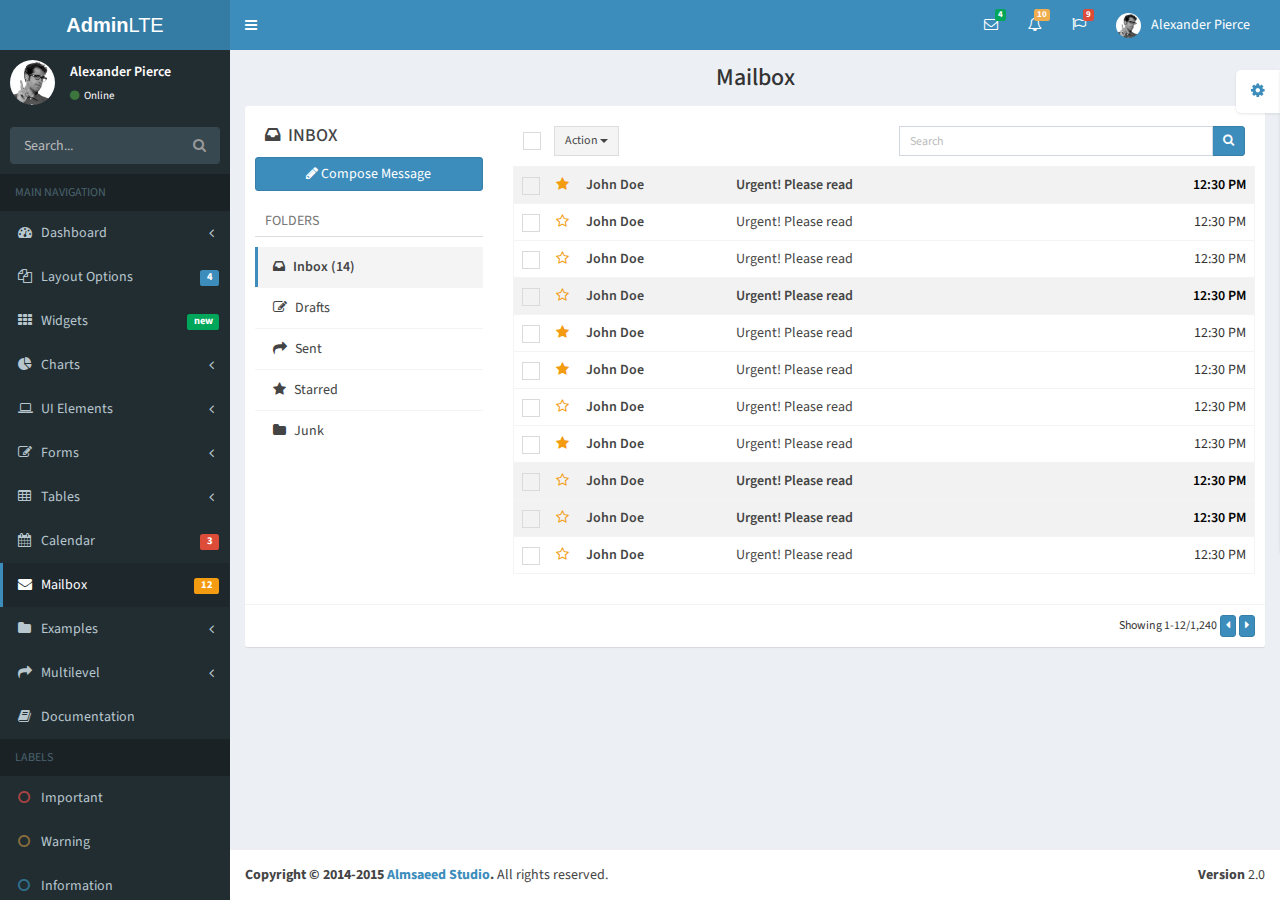
<file: Admin/Admin/pages/mailbox.html>
<!DOCTYPE html>
<html>
  <head>
    <meta charset="UTF-8">
    <title>AdminLTE 2 | Mailbox</title>
    <meta content='width=device-width, initial-scale=1, maximum-scale=1, user-scalable=no' name='viewport'>
    <!-- Bootstrap 3.3.2 -->
    <link href="../bootstrap/css/bootstrap.min.css" rel="stylesheet" type="text/css" />
    <!-- Font Awesome Icons -->
    <link href="https://maxcdn.bootstrapcdn.com/font-awesome/4.3.0/css/font-awesome.min.css" rel="stylesheet" type="text/css" />
    <!-- Ionicons -->
    <link href="http://code.ionicframework.com/ionicons/2.0.0/css/ionicons.min.css" rel="stylesheet" type="text/css" />
    <!-- bootstrap wysihtml5 - text editor -->
    <link href="../plugins/bootstrap-wysihtml5/bootstrap3-wysihtml5.min.css" rel="stylesheet" type="text/css" />
    <!-- iCheck for checkboxes and radio inputs -->
    <link href="../plugins/iCheck/minimal/blue.css" rel="stylesheet" type="text/css" />
    <!-- Theme style -->
    <link href="../dist/css/AdminLTE.min.css" rel="stylesheet" type="text/css" />
    <!-- AdminLTE Skins. Choose a skin from the css/skins 
         folder instead of downloading all of them to reduce the load. -->
    <link href="../dist/css/skins/_all-skins.min.css" rel="stylesheet" type="text/css" />

    <!-- HTML5 Shim and Respond.js IE8 support of HTML5 elements and media queries -->
    <!-- WARNING: Respond.js doesn't work if you view the page via file:// -->
    <!--[if lt IE 9]>
        <script src="https://oss.maxcdn.com/libs/html5shiv/3.7.0/html5shiv.js"></script>
        <script src="https://oss.maxcdn.com/libs/respond.js/1.3.0/respond.min.js"></script>
    <![endif]-->
  </head>
  <body class="skin-blue">
    <div class="wrapper">
      
      <header class="main-header">
        <a href="../index2.html" class="logo"><b>Admin</b>LTE</a>
        <!-- Header Navbar: style can be found in header.less -->
        <nav class="navbar navbar-static-top" role="navigation">
          <!-- Sidebar toggle button-->
          <a href="#" class="sidebar-toggle" data-toggle="offcanvas" role="button">
            <span class="sr-only">Toggle navigation</span>
            <span class="icon-bar"></span>
            <span class="icon-bar"></span>
            <span class="icon-bar"></span>
          </a>
          <div class="navbar-custom-menu">
            <ul class="nav navbar-nav">
              <!-- Messages: style can be found in dropdown.less-->
              <li class="dropdown messages-menu">
                <a href="#" class="dropdown-toggle" data-toggle="dropdown">
                  <i class="fa fa-envelope-o"></i>
                  <span class="label label-success">4</span>
                </a>
                <ul class="dropdown-menu">
                  <li class="header">You have 4 messages</li>
                  <li>
                    <!-- inner menu: contains the actual data -->
                    <ul class="menu">
                      <li><!-- start message -->
                        <a href="#">
                          <div class="pull-left">
                            <img src="../dist/img/user2-160x160.jpg" class="img-circle" alt="User Image"/>
                          </div>
                          <h4>
                            Support Team
                            <small><i class="fa fa-clock-o"></i> 5 mins</small>
                          </h4>
                          <p>Why not buy a new awesome theme?</p>
                        </a>
                      </li><!-- end message -->
                      <li>
                        <a href="#">
                          <div class="pull-left">
                            <img src="../dist/img/user3-128x128.jpg" class="img-circle" alt="user image"/>
                          </div>
                          <h4>
                            AdminLTE Design Team
                            <small><i class="fa fa-clock-o"></i> 2 hours</small>
                          </h4>
                          <p>Why not buy a new awesome theme?</p>
                        </a>
                      </li>
                      <li>
                        <a href="#">
                          <div class="pull-left">
                            <img src="../dist/img/user4-128x128.jpg" class="img-circle" alt="user image"/>
                          </div>
                          <h4>
                            Developers
                            <small><i class="fa fa-clock-o"></i> Today</small>
                          </h4>
                          <p>Why not buy a new awesome theme?</p>
                        </a>
                      </li>
                      <li>
                        <a href="#">
                          <div class="pull-left">
                            <img src="../dist/img/user3-128x128.jpg" class="img-circle" alt="user image"/>
                          </div>
                          <h4>
                            Sales Department
                            <small><i class="fa fa-clock-o"></i> Yesterday</small>
                          </h4>
                          <p>Why not buy a new awesome theme?</p>
                        </a>
                      </li>
                      <li>
                        <a href="#">
                          <div class="pull-left">
                            <img src="../dist/img/user4-128x128.jpg" class="img-circle" alt="user image"/>
                          </div>
                          <h4>
                            Reviewers
                            <small><i class="fa fa-clock-o"></i> 2 days</small>
                          </h4>
                          <p>Why not buy a new awesome theme?</p>
                        </a>
                      </li>
                    </ul>
                  </li>
                  <li class="footer"><a href="#">See All Messages</a></li>
                </ul>
              </li>
              <!-- Notifications: style can be found in dropdown.less -->
              <li class="dropdown notifications-menu">
                <a href="#" class="dropdown-toggle" data-toggle="dropdown">
                  <i class="fa fa-bell-o"></i>
                  <span class="label label-warning">10</span>
                </a>
                <ul class="dropdown-menu">
                  <li class="header">You have 10 notifications</li>
                  <li>
                    <!-- inner menu: contains the actual data -->
                    <ul class="menu">
                      <li>
                        <a href="#">
                          <i class="fa fa-users text-aqua"></i> 5 new members joined today
                        </a>
                      </li>
                      <li>
                        <a href="#">
                          <i class="fa fa-warning text-yellow"></i> Very long description here that may not fit into the page and may cause design problems
                        </a>
                      </li>
                      <li>
                        <a href="#">
                          <i class="fa fa-users text-red"></i> 5 new members joined
                        </a>
                      </li>

                      <li>
                        <a href="#">
                          <i class="fa fa-shopping-cart text-green"></i> 25 sales made
                        </a>
                      </li>
                      <li>
                        <a href="#">
                          <i class="fa fa-user text-red"></i> You changed your username
                        </a>
                      </li>
                    </ul>
                  </li>
                  <li class="footer"><a href="#">View all</a></li>
                </ul>
              </li>
              <!-- Tasks: style can be found in dropdown.less -->
              <li class="dropdown tasks-menu">
                <a href="#" class="dropdown-toggle" data-toggle="dropdown">
                  <i class="fa fa-flag-o"></i>
                  <span class="label label-danger">9</span>
                </a>
                <ul class="dropdown-menu">
                  <li class="header">You have 9 tasks</li>
                  <li>
                    <!-- inner menu: contains the actual data -->
                    <ul class="menu">
                      <li><!-- Task item -->
                        <a href="#">
                          <h3>
                            Design some buttons
                            <small class="pull-right">20%</small>
                          </h3>
                          <div class="progress xs">
                            <div class="progress-bar progress-bar-aqua" style="width: 20%" role="progressbar" aria-valuenow="20" aria-valuemin="0" aria-valuemax="100">
                              <span class="sr-only">20% Complete</span>
                            </div>
                          </div>
                        </a>
                      </li><!-- end task item -->
                      <li><!-- Task item -->
                        <a href="#">
                          <h3>
                            Create a nice theme
                            <small class="pull-right">40%</small>
                          </h3>
                          <div class="progress xs">
                            <div class="progress-bar progress-bar-green" style="width: 40%" role="progressbar" aria-valuenow="20" aria-valuemin="0" aria-valuemax="100">
                              <span class="sr-only">40% Complete</span>
                            </div>
                          </div>
                        </a>
                      </li><!-- end task item -->
                      <li><!-- Task item -->
                        <a href="#">
                          <h3>
                            Some task I need to do
                            <small class="pull-right">60%</small>
                          </h3>
                          <div class="progress xs">
                            <div class="progress-bar progress-bar-red" style="width: 60%" role="progressbar" aria-valuenow="20" aria-valuemin="0" aria-valuemax="100">
                              <span class="sr-only">60% Complete</span>
                            </div>
                          </div>
                        </a>
                      </li><!-- end task item -->
                      <li><!-- Task item -->
                        <a href="#">
                          <h3>
                            Make beautiful transitions
                            <small class="pull-right">80%</small>
                          </h3>
                          <div class="progress xs">
                            <div class="progress-bar progress-bar-yellow" style="width: 80%" role="progressbar" aria-valuenow="20" aria-valuemin="0" aria-valuemax="100">
                              <span class="sr-only">80% Complete</span>
                            </div>
                          </div>
                        </a>
                      </li><!-- end task item -->
                    </ul>
                  </li>
                  <li class="footer">
                    <a href="#">View all tasks</a>
                  </li>
                </ul>
              </li>
              <!-- User Account: style can be found in dropdown.less -->
              <li class="dropdown user user-menu">
                <a href="#" class="dropdown-toggle" data-toggle="dropdown">
                  <img src="../dist/img/user2-160x160.jpg" class="user-image" alt="User Image"/>
                  <span class="hidden-xs">Alexander Pierce</span>
                </a>
                <ul class="dropdown-menu">
                  <!-- User image -->
                  <li class="user-header">
                    <img src="../dist/img/user2-160x160.jpg" class="img-circle" alt="User Image" />
                    <p>
                      Alexander Pierce - Web Developer
                      <small>Member since Nov. 2012</small>
                    </p>
                  </li>
                  <!-- Menu Body -->
                  <li class="user-body">
                    <div class="col-xs-4 text-center">
                      <a href="#">Followers</a>
                    </div>
                    <div class="col-xs-4 text-center">
                      <a href="#">Sales</a>
                    </div>
                    <div class="col-xs-4 text-center">
                      <a href="#">Friends</a>
                    </div>
                  </li>
                  <!-- Menu Footer-->
                  <li class="user-footer">
                    <div class="pull-left">
                      <a href="#" class="btn btn-default btn-flat">Profile</a>
                    </div>
                    <div class="pull-right">
                      <a href="#" class="btn btn-default btn-flat">Sign out</a>
                    </div>
                  </li>
                </ul>
              </li>
            </ul>
          </div>
        </nav>
      </header>
      <!-- Left side column. contains the logo and sidebar -->
      <aside class="main-sidebar">
        <!-- sidebar: style can be found in sidebar.less -->
        <section class="sidebar">
          <!-- Sidebar user panel -->
          <div class="user-panel">
            <div class="pull-left image">
              <img src="../dist/img/user2-160x160.jpg" class="img-circle" alt="User Image" />
            </div>
            <div class="pull-left info">
              <p>Alexander Pierce</p>

              <a href="#"><i class="fa fa-circle text-success"></i> Online</a>
            </div>
          </div>
          <!-- search form -->
          <form action="#" method="get" class="sidebar-form">
            <div class="input-group">
              <input type="text" name="q" class="form-control" placeholder="Search..."/>
              <span class="input-group-btn">
                <button type='submit' name='seach' id='search-btn' class="btn btn-flat"><i class="fa fa-search"></i></button>
              </span>
            </div>
          </form>
          <!-- /.search form -->
          <!-- sidebar menu: : style can be found in sidebar.less -->
          <ul class="sidebar-menu">
            <li class="header">MAIN NAVIGATION</li>
            <li class="treeview">
              <a href="#">
                <i class="fa fa-dashboard"></i> <span>Dashboard</span> <i class="fa fa-angle-left pull-right"></i>
              </a>
              <ul class="treeview-menu">
                <li><a href="../index.html"><i class="fa fa-circle-o"></i> Dashboard v1</a></li>
                <li><a href="../index2.html"><i class="fa fa-circle-o"></i> Dashboard v2</a></li>
              </ul>
            </li>
            <li class="treeview">
              <a href="#">
                <i class="fa fa-files-o"></i>
                <span>Layout Options</span>
                <span class="label label-primary pull-right">4</span>
              </a>
              <ul class="treeview-menu">
                <li><a href="layout/top-nav.html"><i class="fa fa-circle-o"></i> Top Navigation</a></li>
                <li><a href="layout/boxed.html"><i class="fa fa-circle-o"></i> Boxed</a></li>
                <li><a href="layout/fixed.html"><i class="fa fa-circle-o"></i> Fixed</a></li>
                <li><a href="layout/collapsed-sidebar.html"><i class="fa fa-circle-o"></i> Collapsed Sidebar</a></li>
              </ul>
            </li>
            <li>
              <a href="widgets.html">
                <i class="fa fa-th"></i> <span>Widgets</span> <small class="label pull-right bg-green">new</small>
              </a>
            </li>
            <li class="treeview">
              <a href="#">
                <i class="fa fa-pie-chart"></i>
                <span>Charts</span>
                <i class="fa fa-angle-left pull-right"></i>
              </a>
              <ul class="treeview-menu">
                <li><a href="charts/morris.html"><i class="fa fa-circle-o"></i> Morris</a></li>
                <li><a href="charts/flot.html"><i class="fa fa-circle-o"></i> Flot</a></li>
                <li><a href="charts/inline.html"><i class="fa fa-circle-o"></i> Inline charts</a></li>
              </ul>
            </li>
            <li class="treeview">
              <a href="#">
                <i class="fa fa-laptop"></i>
                <span>UI Elements</span>
                <i class="fa fa-angle-left pull-right"></i>
              </a>
              <ul class="treeview-menu">
                <li><a href="UI/general.html"><i class="fa fa-circle-o"></i> General</a></li>
                <li><a href="UI/icons.html"><i class="fa fa-circle-o"></i> Icons</a></li>
                <li><a href="UI/buttons.html"><i class="fa fa-circle-o"></i> Buttons</a></li>
                <li><a href="UI/sliders.html"><i class="fa fa-circle-o"></i> Sliders</a></li>
                <li><a href="UI/timeline.html"><i class="fa fa-circle-o"></i> Timeline</a></li>
                <li><a href="UI/modals.html"><i class="fa fa-circle-o"></i> Modals</a></li>
              </ul>
            </li>
            <li class="treeview">
              <a href="#">
                <i class="fa fa-edit"></i> <span>Forms</span>
                <i class="fa fa-angle-left pull-right"></i>
              </a>
              <ul class="treeview-menu">
                <li><a href="forms/general.html"><i class="fa fa-circle-o"></i> General Elements</a></li>
                <li><a href="forms/advanced.html"><i class="fa fa-circle-o"></i> Advanced Elements</a></li>
                <li><a href="forms/editors.html"><i class="fa fa-circle-o"></i> Editors</a></li>
              </ul>
            </li>
            <li class="treeview">
              <a href="#">
                <i class="fa fa-table"></i> <span>Tables</span>
                <i class="fa fa-angle-left pull-right"></i>
              </a>
              <ul class="treeview-menu">
                <li><a href="tables/simple.html"><i class="fa fa-circle-o"></i> Simple tables</a></li>
                <li><a href="tables/data.html"><i class="fa fa-circle-o"></i> Data tables</a></li>
              </ul>
            </li>
            <li>
              <a href="calendar.html">
                <i class="fa fa-calendar"></i> <span>Calendar</span>
                <small class="label pull-right bg-red">3</small>
              </a>
            </li>
            <li class="active">
              <a href="mailbox.html">
                <i class="fa fa-envelope"></i> <span>Mailbox</span>
                <small class="label pull-right bg-yellow">12</small>
              </a>
            </li>
            <li class="treeview">
              <a href="#">
                <i class="fa fa-folder"></i> <span>Examples</span>
                <i class="fa fa-angle-left pull-right"></i>
              </a>
              <ul class="treeview-menu">
                <li><a href="examples/invoice.html"><i class="fa fa-circle-o"></i> Invoice</a></li>
                <li><a href="examples/login.html"><i class="fa fa-circle-o"></i> Login</a></li>
                <li><a href="examples/register.html"><i class="fa fa-circle-o"></i> Register</a></li>
                <li><a href="examples/lockscreen.html"><i class="fa fa-circle-o"></i> Lockscreen</a></li>
                <li><a href="examples/404.html"><i class="fa fa-circle-o"></i> 404 Error</a></li>
                <li><a href="examples/500.html"><i class="fa fa-circle-o"></i> 500 Error</a></li>
                <li><a href="examples/blank.html"><i class="fa fa-circle-o"></i> Blank Page</a></li>
              </ul>
            </li>
            <li class="treeview">
              <a href="#">
                <i class="fa fa-share"></i> <span>Multilevel</span>
                <i class="fa fa-angle-left pull-right"></i>
              </a>
              <ul class="treeview-menu">
                <li><a href="#"><i class="fa fa-circle-o"></i> Level One</a></li>
                <li>
                  <a href="#"><i class="fa fa-circle-o"></i> Level One <i class="fa fa-angle-left pull-right"></i></a>
                  <ul class="treeview-menu">
                    <li><a href="#"><i class="fa fa-circle-o"></i> Level Two</a></li>
                    <li>
                      <a href="#"><i class="fa fa-circle-o"></i> Level Two <i class="fa fa-angle-left pull-right"></i></a>
                      <ul class="treeview-menu">
                        <li><a href="#"><i class="fa fa-circle-o"></i> Level Three</a></li>
                        <li><a href="#"><i class="fa fa-circle-o"></i> Level Three</a></li>
                      </ul>
                    </li>
                  </ul>
                </li>
                <li><a href="#"><i class="fa fa-circle-o"></i> Level One</a></li>
              </ul>
            </li>
            <li><a href="../documentation/index.html"><i class="fa fa-book"></i> Documentation</a></li>
            <li class="header">LABELS</li>
            <li><a href="#"><i class="fa fa-circle-o text-danger"></i> Important</a></li>
            <li><a href="#"><i class="fa fa-circle-o text-warning"></i> Warning</a></li>
            <li><a href="#"><i class="fa fa-circle-o text-info"></i> Information</a></li>
          </ul>
        </section>
        <!-- /.sidebar -->
      </aside>

      <!-- Right side column. Contains the navbar and content of the page -->
      <div class="content-wrapper">
        <!-- Content Header (Page header) -->
        <section class="content-header no-margin">
          <h1 class="text-center">
            Mailbox
          </h1>
        </section>

        <!-- Main content -->
        <section class="content">
          <!-- MAILBOX BEGIN -->
          <div class="mailbox row">
            <div class="col-xs-12">
              <div class="box box-solid">
                <div class="box-body">
                  <div class="row">
                    <div class="col-md-3 col-sm-4">
                      <!-- BOXES are complex enough to move the .box-header around.
                                This is an example of having the box header within the box body -->
                      <div class="box-header">
                        <i class="fa fa-inbox"></i>
                        <h3 class="box-title">INBOX</h3>
                      </div>
                      <!-- compose message btn -->
                      <a class="btn btn-block btn-primary" data-toggle="modal" data-target="#compose-modal"><i class="fa fa-pencil"></i> Compose Message</a>
                      <!-- Navigation - folders-->
                      <div style="margin-top: 15px;">
                        <ul class="nav nav-pills nav-stacked">
                          <li class="header">Folders</li>
                          <li class="active"><a href="#"><i class="fa fa-inbox"></i> Inbox (14)</a></li>
                          <li><a href="#"><i class="fa fa-pencil-square-o"></i> Drafts</a></li>
                          <li><a href="#"><i class="fa fa-mail-forward"></i> Sent</a></li>
                          <li><a href="#"><i class="fa fa-star"></i> Starred</a></li>
                          <li><a href="#"><i class="fa fa-folder"></i> Junk</a></li>
                        </ul>
                      </div>
                    </div><!-- /.col (LEFT) -->
                    <div class="col-md-9 col-sm-8">
                      <div class="row pad">
                        <div class="col-sm-6">
                          <label style="margin-right: 10px;">
                            <input type="checkbox" id="check-all"/>
                          </label>
                          <!-- Action button -->
                          <div class="btn-group">
                            <button type="button" class="btn btn-default btn-sm btn-flat dropdown-toggle" data-toggle="dropdown">
                              Action <span class="caret"></span>
                            </button>
                            <ul class="dropdown-menu" role="menu">
                              <li><a href="#">Mark as read</a></li>
                              <li><a href="#">Mark as unread</a></li>
                              <li class="divider"></li>
                              <li><a href="#">Move to junk</a></li>
                              <li class="divider"></li>
                              <li><a href="#">Delete</a></li>
                            </ul>
                          </div>

                        </div>
                        <div class="col-sm-6 search-form">
                          <form action="#" class="text-right">
                            <div class="input-group">
                              <input type="text" class="form-control input-sm" placeholder="Search">
                              <div class="input-group-btn">
                                <button type="submit" name="q" class="btn btn-sm btn-primary"><i class="fa fa-search"></i></button>
                              </div>
                            </div>
                          </form>
                        </div>
                      </div><!-- /.row -->

                      <div class="table-responsive">
                        <!-- THE MESSAGES -->
                        <table class="table table-mailbox">
                          <tr class="unread">
                            <td class="small-col"><input type="checkbox" /></td>
                            <td class="small-col"><i class="fa fa-star"></i></td>
                            <td class="name"><a href="#">John Doe</a></td>
                            <td class="subject"><a href="#">Urgent! Please read</a></td>
                            <td class="time">12:30 PM</td>
                          </tr>
                          <tr>
                            <td class="small-col"><input type="checkbox" /></td>
                            <td class="small-col"><i class="fa fa-star-o"></i></td>
                            <td class="name"><a href="#">John Doe</a></td>
                            <td class="subject"><a href="#">Urgent! Please read</a></td>
                            <td class="time">12:30 PM</td>
                          </tr>
                          <tr>
                            <td class="small-col"><input type="checkbox" /></td>
                            <td class="small-col"><i class="fa fa-star-o"></i></td>
                            <td class="name"><a href="#">John Doe</a></td>
                            <td class="subject"><a href="#">Urgent! Please read</a></td>
                            <td class="time">12:30 PM</td>
                          </tr>
                          <tr class="unread">
                            <td class="small-col"><input type="checkbox" /></td>
                            <td class="small-col"><i class="fa fa-star-o"></i></td>
                            <td class="name"><a href="#">John Doe</a></td>
                            <td class="subject"><a href="#">Urgent! Please read</a></td>
                            <td class="time">12:30 PM</td>
                          </tr>
                          <tr>
                            <td class="small-col"><input type="checkbox" /></td>
                            <td class="small-col"><i class="fa fa-star"></i></td>
                            <td class="name"><a href="#">John Doe</a></td>
                            <td class="subject"><a href="#">Urgent! Please read</a></td>
                            <td class="time">12:30 PM</td>
                          </tr>
                          <tr>
                            <td class="small-col"><input type="checkbox" /></td>
                            <td class="small-col"><i class="fa fa-star"></i></td>
                            <td class="name"><a href="#">John Doe</a></td>
                            <td class="subject"><a href="#">Urgent! Please read</a></td>
                            <td class="time">12:30 PM</td>
                          </tr>
                          <tr>
                            <td class="small-col"><input type="checkbox" /></td>
                            <td class="small-col"><i class="fa fa-star-o"></i></td>
                            <td class="name"><a href="#">John Doe</a></td>
                            <td class="subject"><a href="#">Urgent! Please read</a></td>
                            <td class="time">12:30 PM</td>
                          </tr>
                          <tr>
                            <td class="small-col"><input type="checkbox" /></td>
                            <td class="small-col"><i class="fa fa-star"></i></td>
                            <td class="name"><a href="#">John Doe</a></td>
                            <td class="subject"><a href="#">Urgent! Please read</a></td>
                            <td class="time">12:30 PM</td>
                          </tr>
                          <tr class="unread">
                            <td class="small-col"><input type="checkbox" /></td>
                            <td class="small-col"><i class="fa fa-star-o"></i></td>
                            <td class="name"><a href="#">John Doe</a></td>
                            <td class="subject"><a href="#">Urgent! Please read</a></td>
                            <td class="time">12:30 PM</td>
                          </tr>
                          <tr class="unread">
                            <td class="small-col"><input type="checkbox" /></td>
                            <td class="small-col"><i class="fa fa-star-o"></i></td>
                            <td class="name"><a href="#">John Doe</a></td>
                            <td class="subject"><a href="#">Urgent! Please read</a></td>
                            <td class="time">12:30 PM</td>
                          </tr>
                          <tr>
                            <td class="small-col"><input type="checkbox" /></td>
                            <td class="small-col"><i class="fa fa-star-o"></i></td>
                            <td class="name"><a href="#">John Doe</a></td>
                            <td class="subject"><a href="#">Urgent! Please read</a></td>
                            <td class="time">12:30 PM</td>
                          </tr>
                        </table>
                      </div><!-- /.table-responsive -->
                    </div><!-- /.col (RIGHT) -->
                  </div><!-- /.row -->
                </div><!-- /.box-body -->
                <div class="box-footer clearfix">
                  <div class="pull-right">
                    <small>Showing 1-12/1,240</small>
                    <button class="btn btn-xs btn-primary"><i class="fa fa-caret-left"></i></button>
                    <button class="btn btn-xs btn-primary"><i class="fa fa-caret-right"></i></button>
                  </div>
                </div><!-- box-footer -->
              </div><!-- /.box -->
            </div><!-- /.col (MAIN) -->
          </div>
          <!-- MAILBOX END -->

        </section><!-- /.content -->
      </div><!-- /.content-wrapper -->
      <footer class="main-footer">
        <div class="pull-right hidden-xs">
          <b>Version</b> 2.0
        </div>
        <strong>Copyright &copy; 2014-2015 <a href="http://almsaeedstudio.com">Almsaeed Studio</a>.</strong> All rights reserved.
      </footer>
    </div><!-- ./wrapper -->

    <!-- COMPOSE MESSAGE MODAL -->
    <div class="modal fade" id="compose-modal" tabindex="-1" role="dialog" aria-hidden="true">
      <div class="modal-dialog">
        <div class="modal-content">
          <div class="modal-header">
            <button type="button" class="close" data-dismiss="modal" aria-hidden="true">&times;</button>
            <h4 class="modal-title"><i class="fa fa-envelope-o"></i> Compose New Message</h4>
          </div>
          <form action="#" method="post">
            <div class="modal-body">
              <div class="form-group">
                <div class="input-group">
                  <span class="input-group-addon">TO:</span>
                  <input name="email_to" type="email" class="form-control" placeholder="Email TO">
                </div>
              </div>
              <div class="form-group">
                <div class="input-group">
                  <span class="input-group-addon">CC:</span>
                  <input name="email_to" type="email" class="form-control" placeholder="Email CC">
                </div>
              </div>
              <div class="form-group">
                <div class="input-group">
                  <span class="input-group-addon">BCC:</span>
                  <input name="email_to" type="email" class="form-control" placeholder="Email BCC">
                </div>
              </div>
              <div class="form-group">
                <textarea name="message" id="email_message" class="form-control" placeholder="Message" style="height: 120px;"></textarea>
              </div>
              <div class="form-group">
                <div class="btn btn-success btn-file">
                  <i class="fa fa-paperclip"></i> Attachment
                  <input type="file" name="attachment"/>
                </div>
                <p class="help-block">Max. 32MB</p>
              </div>

            </div>
            <div class="modal-footer clearfix">

              <button type="button" class="btn btn-danger" data-dismiss="modal"><i class="fa fa-times"></i> Discard</button>

              <button type="submit" class="btn btn-primary pull-left"><i class="fa fa-envelope"></i> Send Message</button>
            </div>
          </form>
        </div><!-- /.modal-content -->
      </div><!-- /.modal-dialog -->
    </div><!-- /.modal -->

    <!-- jQuery 2.1.3 -->
    <script src="../plugins/jQuery/jQuery-2.1.3.min.js"></script>
    <!-- Bootstrap 3.3.2 JS -->
    <script src="../bootstrap/js/bootstrap.min.js" type="text/javascript"></script>
    <!-- Slimscroll -->
    <script src="../plugins/slimScroll/jquery.slimscroll.min.js" type="text/javascript"></script>
    <!-- FastClick -->
    <script src='../plugins/fastclick/fastclick.min.js'></script>
    <!-- AdminLTE App -->
    <script src="../dist/js/app.min.js" type="text/javascript"></script>    
    <!-- Bootstrap WYSIHTML5 -->
    <script src="../plugins/bootstrap-wysihtml5/bootstrap3-wysihtml5.all.min.js" type="text/javascript"></script>
    <!-- iCheck -->
    <script src="../plugins/iCheck/icheck.min.js" type="text/javascript"></script>
    <!-- Page script -->
    <script type="text/javascript">
      $(function () {

        "use strict";

        //iCheck for checkbox and radio inputs
        $('input[type="checkbox"]').iCheck({
          checkboxClass: 'icheckbox_minimal-blue',
          radioClass: 'iradio_minimal-blue'
        });

        //When unchecking the checkbox
        $("#check-all").on('ifUnchecked', function (event) {
          //Uncheck all checkboxes
          $("input[type='checkbox']", ".table-mailbox").iCheck("uncheck");
        });
        //When checking the checkbox
        $("#check-all").on('ifChecked', function (event) {
          //Check all checkboxes
          $("input[type='checkbox']", ".table-mailbox").iCheck("check");
        });
        //Handle starring for glyphicon and font awesome
        $(".fa-star, .fa-star-o, .glyphicon-star, .glyphicon-star-empty").click(function (e) {
          e.preventDefault();
          //detect type
          var glyph = $(this).hasClass("glyphicon");
          var fa = $(this).hasClass("fa");

          //Switch states
          if (glyph) {
            $(this).toggleClass("glyphicon-star");
            $(this).toggleClass("glyphicon-star-empty");
          }

          if (fa) {
            $(this).toggleClass("fa-star");
            $(this).toggleClass("fa-star-o");
          }
        });

        //Initialize WYSIHTML5 - text editor
        $("#email_message").wysihtml5();
      });
    </script>
    <!-- AdminLTE for demo purposes -->
    <script src="../dist/js/demo.js" type="text/javascript"></script>
  </body>
</html>
</file>
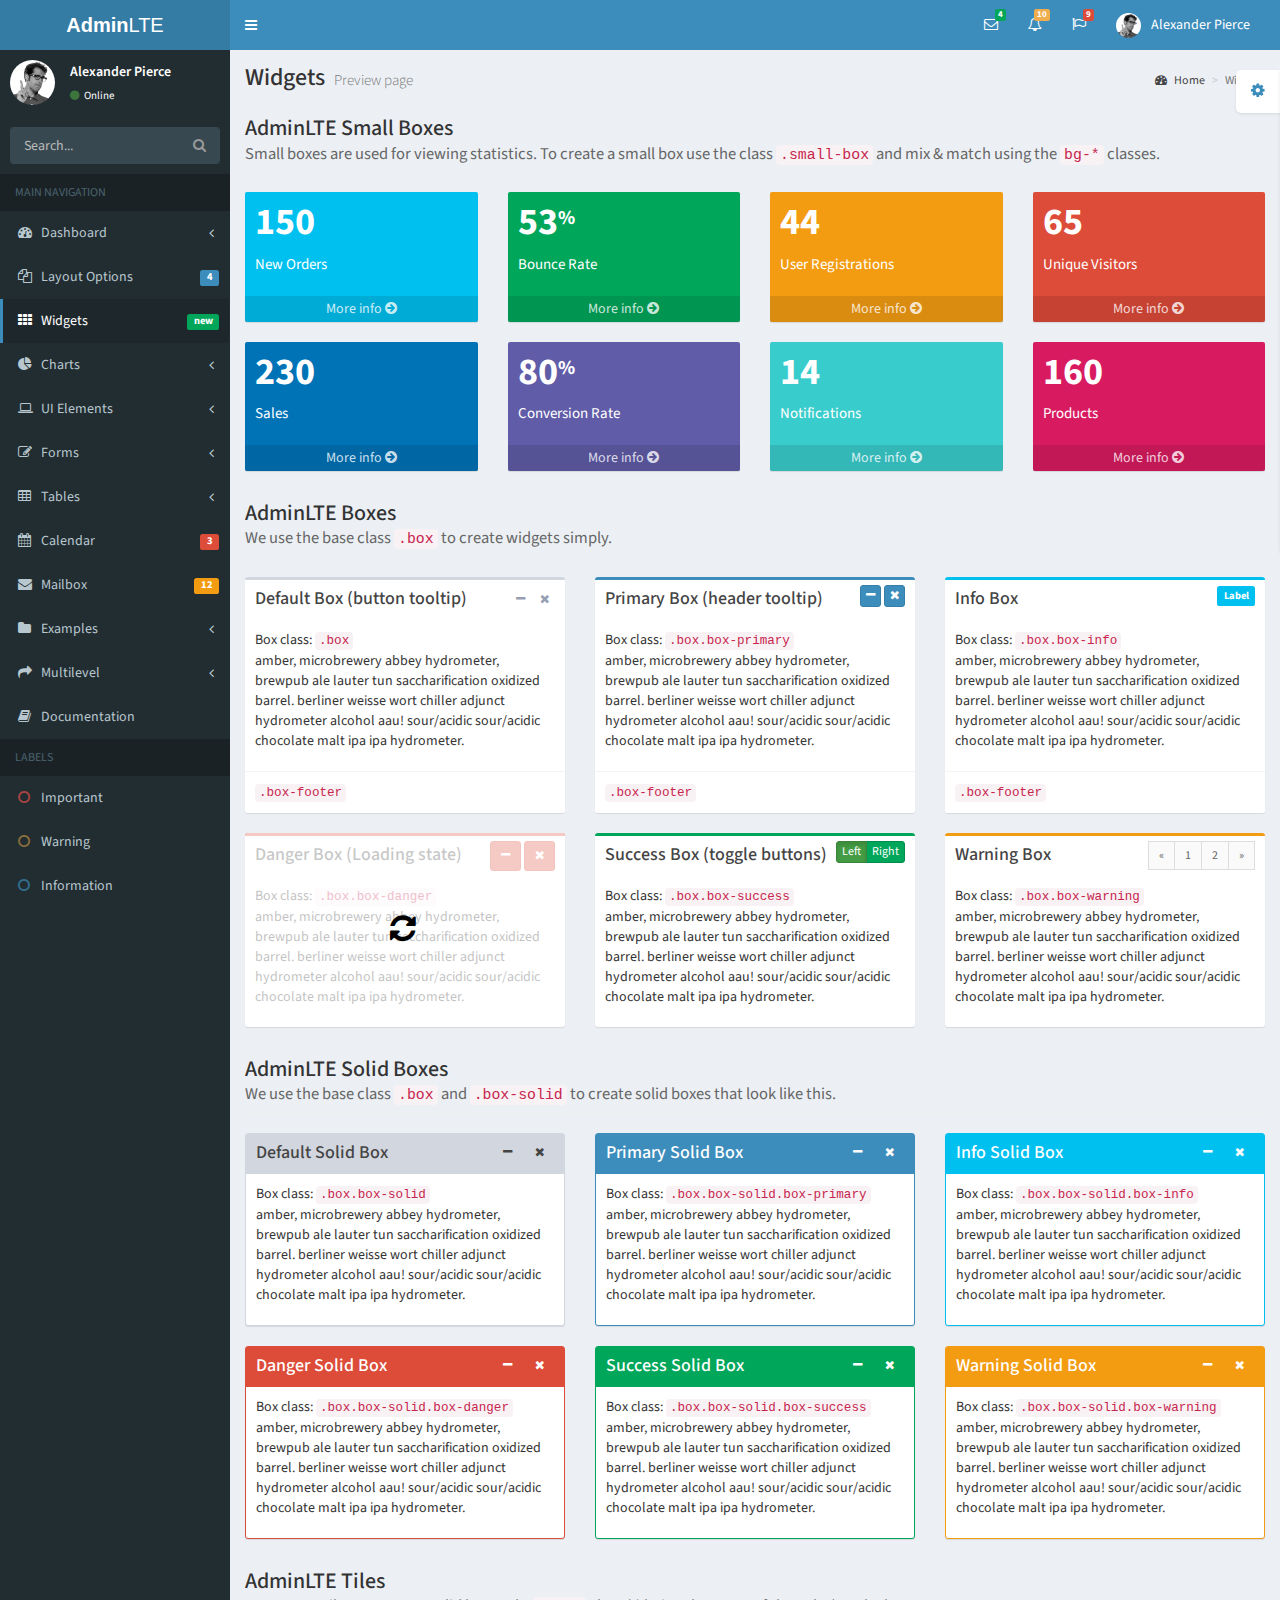
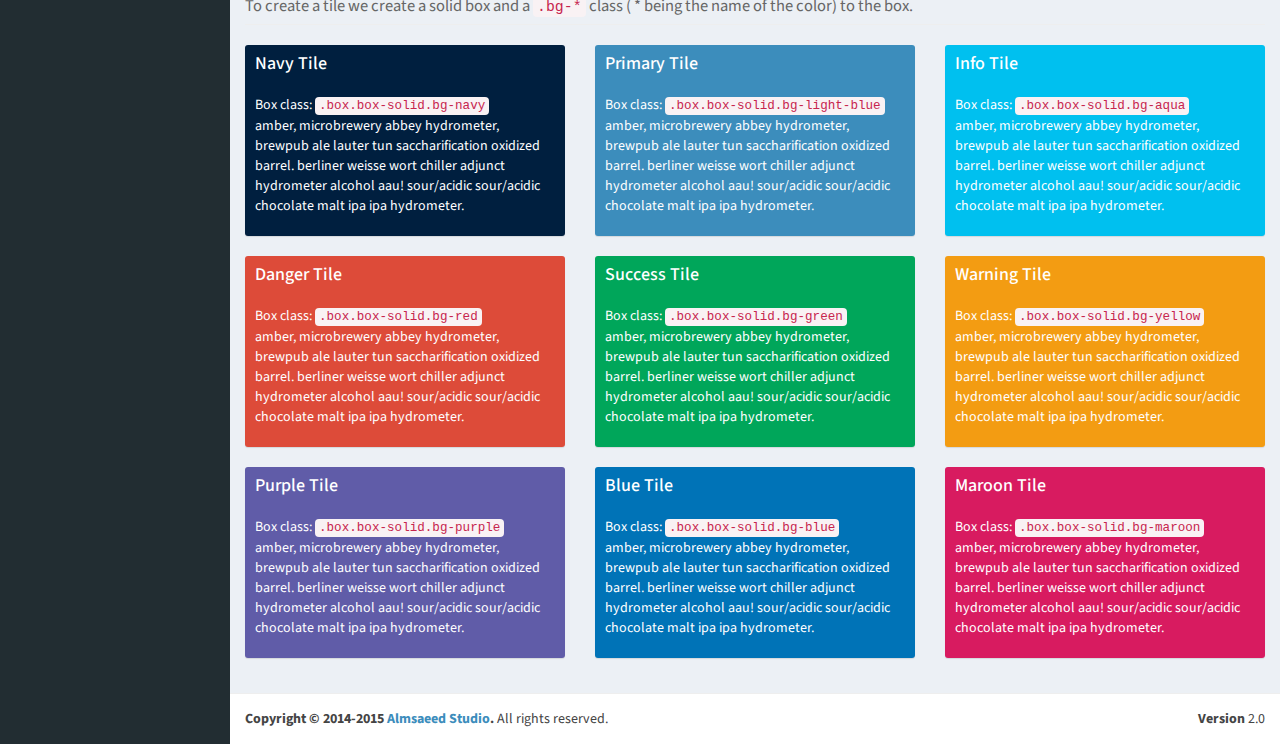
<file: Admin/Admin/pages/widgets.html>
<!DOCTYPE html>
<html>
  <head>
    <meta charset="UTF-8">
    <title>AdminLTE 2 | Widgets</title>
    <meta content='width=device-width, initial-scale=1, maximum-scale=1, user-scalable=no' name='viewport'>
    <!-- Bootstrap 3.3.2 -->
    <link href="../bootstrap/css/bootstrap.min.css" rel="stylesheet" type="text/css" />
    <!-- Font Awesome Icons -->
    <link href="https://maxcdn.bootstrapcdn.com/font-awesome/4.3.0/css/font-awesome.min.css" rel="stylesheet" type="text/css" />
    <!-- Ionicons -->
    <link href="http://code.ionicframework.com/ionicons/2.0.0/css/ionicons.min.css" rel="stylesheet" type="text/css" />
    <!-- Theme style -->
    <link href="../dist/css/AdminLTE.min.css" rel="stylesheet" type="text/css" />
    <!-- AdminLTE Skins. Choose a skin from the css/skins
         folder instead of downloading all of them to reduce the load. -->
    <link href="../dist/css/skins/_all-skins.min.css" rel="stylesheet" type="text/css" />

    <!-- HTML5 Shim and Respond.js IE8 support of HTML5 elements and media queries -->
    <!-- WARNING: Respond.js doesn't work if you view the page via file:// -->
    <!--[if lt IE 9]>
        <script src="https://oss.maxcdn.com/libs/html5shiv/3.7.0/html5shiv.js"></script>
        <script src="https://oss.maxcdn.com/libs/respond.js/1.3.0/respond.min.js"></script>
    <![endif]-->
  </head>
  <body class="skin-blue">
    <div class="wrapper">

      <header class="main-header">
        <a href="../index2.html" class="logo"><b>Admin</b>LTE</a>
        <!-- Header Navbar: style can be found in header.less -->
        <nav class="navbar navbar-static-top" role="navigation">
          <!-- Sidebar toggle button-->
          <a href="#" class="sidebar-toggle" data-toggle="offcanvas" role="button">
            <span class="sr-only">Toggle navigation</span>
            <span class="icon-bar"></span>
            <span class="icon-bar"></span>
            <span class="icon-bar"></span>
          </a>
          <div class="navbar-custom-menu">
            <ul class="nav navbar-nav">
              <!-- Messages: style can be found in dropdown.less-->
              <li class="dropdown messages-menu">
                <a href="#" class="dropdown-toggle" data-toggle="dropdown">
                  <i class="fa fa-envelope-o"></i>
                  <span class="label label-success">4</span>
                </a>
                <ul class="dropdown-menu">
                  <li class="header">You have 4 messages</li>
                  <li>
                    <!-- inner menu: contains the actual data -->
                    <ul class="menu">
                      <li><!-- start message -->
                        <a href="#">
                          <div class="pull-left">
                            <img src="../dist/img/user2-160x160.jpg" class="img-circle" alt="User Image"/>
                          </div>
                          <h4>
                            Support Team
                            <small><i class="fa fa-clock-o"></i> 5 mins</small>
                          </h4>
                          <p>Why not buy a new awesome theme?</p>
                        </a>
                      </li><!-- end message -->
                      <li>
                        <a href="#">
                          <div class="pull-left">
                            <img src="../dist/img/user3-128x128.jpg" class="img-circle" alt="user image"/>
                          </div>
                          <h4>
                            AdminLTE Design Team
                            <small><i class="fa fa-clock-o"></i> 2 hours</small>
                          </h4>
                          <p>Why not buy a new awesome theme?</p>
                        </a>
                      </li>
                      <li>
                        <a href="#">
                          <div class="pull-left">
                            <img src="../dist/img/user4-128x128.jpg" class="img-circle" alt="user image"/>
                          </div>
                          <h4>
                            Developers
                            <small><i class="fa fa-clock-o"></i> Today</small>
                          </h4>
                          <p>Why not buy a new awesome theme?</p>
                        </a>
                      </li>
                      <li>
                        <a href="#">
                          <div class="pull-left">
                            <img src="../dist/img/user3-128x128.jpg" class="img-circle" alt="user image"/>
                          </div>
                          <h4>
                            Sales Department
                            <small><i class="fa fa-clock-o"></i> Yesterday</small>
                          </h4>
                          <p>Why not buy a new awesome theme?</p>
                        </a>
                      </li>
                      <li>
                        <a href="#">
                          <div class="pull-left">
                            <img src="../dist/img/user4-128x128.jpg" class="img-circle" alt="user image"/>
                          </div>
                          <h4>
                            Reviewers
                            <small><i class="fa fa-clock-o"></i> 2 days</small>
                          </h4>
                          <p>Why not buy a new awesome theme?</p>
                        </a>
                      </li>
                    </ul>
                  </li>
                  <li class="footer"><a href="#">See All Messages</a></li>
                </ul>
              </li>
              <!-- Notifications: style can be found in dropdown.less -->
              <li class="dropdown notifications-menu">
                <a href="#" class="dropdown-toggle" data-toggle="dropdown">
                  <i class="fa fa-bell-o"></i>
                  <span class="label label-warning">10</span>
                </a>
                <ul class="dropdown-menu">
                  <li class="header">You have 10 notifications</li>
                  <li>
                    <!-- inner menu: contains the actual data -->
                    <ul class="menu">
                      <li>
                        <a href="#">
                          <i class="fa fa-users text-aqua"></i> 5 new members joined today
                        </a>
                      </li>
                      <li>
                        <a href="#">
                          <i class="fa fa-warning text-yellow"></i> Very long description here that may not fit into the page and may cause design problems
                        </a>
                      </li>
                      <li>
                        <a href="#">
                          <i class="fa fa-users text-red"></i> 5 new members joined
                        </a>
                      </li>

                      <li>
                        <a href="#">
                          <i class="fa fa-shopping-cart text-green"></i> 25 sales made
                        </a>
                      </li>
                      <li>
                        <a href="#">
                          <i class="fa fa-user text-light-blue"></i> You changed your username
                        </a>
                      </li>
                    </ul>
                  </li>
                  <li class="footer"><a href="#">View all</a></li>
                </ul>
              </li>
              <!-- Tasks: style can be found in dropdown.less -->
              <li class="dropdown tasks-menu">
                <a href="#" class="dropdown-toggle" data-toggle="dropdown">
                  <i class="fa fa-flag-o"></i>
                  <span class="label label-danger">9</span>
                </a>
                <ul class="dropdown-menu">
                  <li class="header">You have 9 tasks</li>
                  <li>
                    <!-- inner menu: contains the actual data -->
                    <ul class="menu">
                      <li><!-- Task item -->
                        <a href="#">
                          <h3>
                            Design some buttons
                            <small class="pull-right">20%</small>
                          </h3>
                          <div class="progress xs">
                            <div class="progress-bar progress-bar-aqua" style="width: 20%" role="progressbar" aria-valuenow="20" aria-valuemin="0" aria-valuemax="100">
                              <span class="sr-only">20% Complete</span>
                            </div>
                          </div>
                        </a>
                      </li><!-- end task item -->
                      <li><!-- Task item -->
                        <a href="#">
                          <h3>
                            Create a nice theme
                            <small class="pull-right">40%</small>
                          </h3>
                          <div class="progress xs">
                            <div class="progress-bar progress-bar-green" style="width: 40%" role="progressbar" aria-valuenow="20" aria-valuemin="0" aria-valuemax="100">
                              <span class="sr-only">40% Complete</span>
                            </div>
                          </div>
                        </a>
                      </li><!-- end task item -->
                      <li><!-- Task item -->
                        <a href="#">
                          <h3>
                            Some task I need to do
                            <small class="pull-right">60%</small>
                          </h3>
                          <div class="progress xs">
                            <div class="progress-bar progress-bar-red" style="width: 60%" role="progressbar" aria-valuenow="20" aria-valuemin="0" aria-valuemax="100">
                              <span class="sr-only">60% Complete</span>
                            </div>
                          </div>
                        </a>
                      </li><!-- end task item -->
                      <li><!-- Task item -->
                        <a href="#">
                          <h3>
                            Make beautiful transitions
                            <small class="pull-right">80%</small>
                          </h3>
                          <div class="progress xs">
                            <div class="progress-bar progress-bar-yellow" style="width: 80%" role="progressbar" aria-valuenow="20" aria-valuemin="0" aria-valuemax="100">
                              <span class="sr-only">80% Complete</span>
                            </div>
                          </div>
                        </a>
                      </li><!-- end task item -->
                    </ul>
                  </li>
                  <li class="footer">
                    <a href="#">View all tasks</a>
                  </li>
                </ul>
              </li>
              <!-- User Account: style can be found in dropdown.less -->
              <li class="dropdown user user-menu">
                <a href="#" class="dropdown-toggle" data-toggle="dropdown">
                  <img src="../dist/img/user2-160x160.jpg" class="user-image" alt="User Image"/>
                  <span class="hidden-xs">Alexander Pierce</span>
                </a>
                <ul class="dropdown-menu">
                  <!-- User image -->
                  <li class="user-header">
                    <img src="../dist/img/user2-160x160.jpg" class="img-circle" alt="User Image" />
                    <p>
                      Alexander Pierce - Web Developer
                      <small>Member since Nov. 2012</small>
                    </p>
                  </li>
                  <!-- Menu Body -->
                  <li class="user-body">
                    <div class="col-xs-4 text-center">
                      <a href="#">Followers</a>
                    </div>
                    <div class="col-xs-4 text-center">
                      <a href="#">Sales</a>
                    </div>
                    <div class="col-xs-4 text-center">
                      <a href="#">Friends</a>
                    </div>
                  </li>
                  <!-- Menu Footer-->
                  <li class="user-footer">
                    <div class="pull-left">
                      <a href="#" class="btn btn-default btn-flat">Profile</a>
                    </div>
                    <div class="pull-right">
                      <a href="#" class="btn btn-default btn-flat">Sign out</a>
                    </div>
                  </li>
                </ul>
              </li>
            </ul>
          </div>
        </nav>
      </header>
      <!-- Left side column. contains the logo and sidebar -->
      <aside class="main-sidebar">
        <!-- sidebar: style can be found in sidebar.less -->
        <section class="sidebar">
          <!-- Sidebar user panel -->
          <div class="user-panel">
            <div class="pull-left image">
              <img src="../dist/img/user2-160x160.jpg" class="img-circle" alt="User Image" />
            </div>
            <div class="pull-left info">
              <p>Alexander Pierce</p>

              <a href="#"><i class="fa fa-circle text-success"></i> Online</a>
            </div>
          </div>
          <!-- search form -->
          <form action="#" method="get" class="sidebar-form">
            <div class="input-group">
              <input type="text" name="q" class="form-control" placeholder="Search..."/>
              <span class="input-group-btn">
                <button type='submit' name='seach' id='search-btn' class="btn btn-flat"><i class="fa fa-search"></i></button>
              </span>
            </div>
          </form>
          <!-- /.search form -->
          <!-- sidebar menu: : style can be found in sidebar.less -->
          <ul class="sidebar-menu">
            <li class="header">MAIN NAVIGATION</li>
            <li class="treeview">
              <a href="#">
                <i class="fa fa-dashboard"></i> <span>Dashboard</span> <i class="fa fa-angle-left pull-right"></i>
              </a>
              <ul class="treeview-menu">
                <li><a href="../index.html"><i class="fa fa-circle-o"></i> Dashboard v1</a></li>
                <li><a href="../index2.html"><i class="fa fa-circle-o"></i> Dashboard v2</a></li>
              </ul>
            </li>
            <li class="treeview">
              <a href="#">
                <i class="fa fa-files-o"></i>
                <span>Layout Options</span>
                <span class="label label-primary pull-right">4</span>
              </a>
              <ul class="treeview-menu">
                <li><a href="layout/top-nav.html"><i class="fa fa-circle-o"></i> Top Navigation</a></li>
                <li><a href="layout/boxed.html"><i class="fa fa-circle-o"></i> Boxed</a></li>
                <li><a href="layout/fixed.html"><i class="fa fa-circle-o"></i> Fixed</a></li>
                <li><a href="layout/collapsed-sidebar.html"><i class="fa fa-circle-o"></i> Collapsed Sidebar</a></li>
              </ul>
            </li>
            <li class="active">
              <a href="widgets.html">
                <i class="fa fa-th"></i> <span>Widgets</span> <small class="label pull-right bg-green">new</small>
              </a>
            </li>
            <li class="treeview">
              <a href="#">
                <i class="fa fa-pie-chart"></i>
                <span>Charts</span>
                <i class="fa fa-angle-left pull-right"></i>
              </a>
              <ul class="treeview-menu">
                <li><a href="charts/morris.html"><i class="fa fa-circle-o"></i> Morris</a></li>
                <li><a href="charts/flot.html"><i class="fa fa-circle-o"></i> Flot</a></li>
                <li><a href="charts/inline.html"><i class="fa fa-circle-o"></i> Inline charts</a></li>
              </ul>
            </li>
            <li class="treeview">
              <a href="#">
                <i class="fa fa-laptop"></i>
                <span>UI Elements</span>
                <i class="fa fa-angle-left pull-right"></i>
              </a>
              <ul class="treeview-menu">
                <li><a href="UI/general.html"><i class="fa fa-circle-o"></i> General</a></li>
                <li><a href="UI/icons.html"><i class="fa fa-circle-o"></i> Icons</a></li>
                <li><a href="UI/buttons.html"><i class="fa fa-circle-o"></i> Buttons</a></li>
                <li><a href="UI/sliders.html"><i class="fa fa-circle-o"></i> Sliders</a></li>
                <li><a href="UI/timeline.html"><i class="fa fa-circle-o"></i> Timeline</a></li>
                <li><a href="UI/modals.html"><i class="fa fa-circle-o"></i> Modals</a></li>
              </ul>
            </li>
            <li class="treeview">
              <a href="#">
                <i class="fa fa-edit"></i> <span>Forms</span>
                <i class="fa fa-angle-left pull-right"></i>
              </a>
              <ul class="treeview-menu">
                <li><a href="forms/general.html"><i class="fa fa-circle-o"></i> General Elements</a></li>
                <li><a href="forms/advanced.html"><i class="fa fa-circle-o"></i> Advanced Elements</a></li>
                <li><a href="forms/editors.html"><i class="fa fa-circle-o"></i> Editors</a></li>
              </ul>
            </li>
            <li class="treeview">
              <a href="#">
                <i class="fa fa-table"></i> <span>Tables</span>
                <i class="fa fa-angle-left pull-right"></i>
              </a>
              <ul class="treeview-menu">
                <li><a href="tables/simple.html"><i class="fa fa-circle-o"></i> Simple tables</a></li>
                <li><a href="tables/data.html"><i class="fa fa-circle-o"></i> Data tables</a></li>
              </ul>
            </li>
            <li>
              <a href="calendar.html">
                <i class="fa fa-calendar"></i> <span>Calendar</span>
                <small class="label pull-right bg-red">3</small>
              </a>
            </li>
            <li>
              <a href="mailbox/mailbox.html">
                <i class="fa fa-envelope"></i> <span>Mailbox</span>
                <small class="label pull-right bg-yellow">12</small>
              </a>
            </li>
            <li class="treeview">
              <a href="#">
                <i class="fa fa-folder"></i> <span>Examples</span>
                <i class="fa fa-angle-left pull-right"></i>
              </a>
              <ul class="treeview-menu">
                <li><a href="examples/invoice.html"><i class="fa fa-circle-o"></i> Invoice</a></li>
                <li><a href="examples/login.html"><i class="fa fa-circle-o"></i> Login</a></li>
                <li><a href="examples/register.html"><i class="fa fa-circle-o"></i> Register</a></li>
                <li><a href="examples/lockscreen.html"><i class="fa fa-circle-o"></i> Lockscreen</a></li>
                <li><a href="examples/404.html"><i class="fa fa-circle-o"></i> 404 Error</a></li>
                <li><a href="examples/500.html"><i class="fa fa-circle-o"></i> 500 Error</a></li>
                <li><a href="examples/blank.html"><i class="fa fa-circle-o"></i> Blank Page</a></li>
              </ul>
            </li>
            <li class="treeview">
              <a href="#">
                <i class="fa fa-share"></i> <span>Multilevel</span>
                <i class="fa fa-angle-left pull-right"></i>
              </a>
              <ul class="treeview-menu">
                <li><a href="#"><i class="fa fa-circle-o"></i> Level One</a></li>
                <li>
                  <a href="#"><i class="fa fa-circle-o"></i> Level One <i class="fa fa-angle-left pull-right"></i></a>
                  <ul class="treeview-menu">
                    <li><a href="#"><i class="fa fa-circle-o"></i> Level Two</a></li>
                    <li>
                      <a href="#"><i class="fa fa-circle-o"></i> Level Two <i class="fa fa-angle-left pull-right"></i></a>
                      <ul class="treeview-menu">
                        <li><a href="#"><i class="fa fa-circle-o"></i> Level Three</a></li>
                        <li><a href="#"><i class="fa fa-circle-o"></i> Level Three</a></li>
                      </ul>
                    </li>
                  </ul>
                </li>
                <li><a href="#"><i class="fa fa-circle-o"></i> Level One</a></li>
              </ul>
            </li>
            <li><a href="../documentation/index.html"><i class="fa fa-book"></i> Documentation</a></li>
            <li class="header">LABELS</li>
            <li><a href="#"><i class="fa fa-circle-o text-danger"></i> Important</a></li>
            <li><a href="#"><i class="fa fa-circle-o text-warning"></i> Warning</a></li>
            <li><a href="#"><i class="fa fa-circle-o text-info"></i> Information</a></li>
          </ul>
        </section>
        <!-- /.sidebar -->
      </aside>

      <!-- Right side column. Contains the navbar and content of the page -->
      <div class="content-wrapper">
        <!-- Content Header (Page header) -->
        <section class="content-header">
          <h1>
            Widgets
            <small>Preview page</small>
          </h1>
          <ol class="breadcrumb">
            <li><a href="#"><i class="fa fa-dashboard"></i> Home</a></li>
            <li class="active">Widgets</li>
          </ol>
        </section>

        <!-- Main content -->
        <section class="content">
          <h4 class="page-header">
            AdminLTE Small Boxes
            <small>Small boxes are used for viewing statistics. To create a small box use the class <code>.small-box</code> and mix & match using the <code>bg-*</code> classes.</small>
          </h4>
          <!-- Small boxes (Stat box) -->
          <div class="row">
            <div class="col-lg-3 col-xs-6">
              <!-- small box -->
              <div class="small-box bg-aqua">
                <div class="inner">
                  <h3>
                    150
                  </h3>
                  <p>
                    New Orders
                  </p>
                </div>
                <div class="icon">
                  <i class="ion ion-bag"></i>
                </div>
                <a href="#" class="small-box-footer">
                  More info <i class="fa fa-arrow-circle-right"></i>
                </a>
              </div>
            </div><!-- ./col -->
            <div class="col-lg-3 col-xs-6">
              <!-- small box -->
              <div class="small-box bg-green">
                <div class="inner">
                  <h3>
                    53<sup style="font-size: 20px">%</sup>
                  </h3>
                  <p>
                    Bounce Rate
                  </p>
                </div>
                <div class="icon">
                  <i class="ion ion-stats-bars"></i>
                </div>
                <a href="#" class="small-box-footer">
                  More info <i class="fa fa-arrow-circle-right"></i>
                </a>
              </div>
            </div><!-- ./col -->
            <div class="col-lg-3 col-xs-6">
              <!-- small box -->
              <div class="small-box bg-yellow">
                <div class="inner">
                  <h3>
                    44
                  </h3>
                  <p>
                    User Registrations
                  </p>
                </div>
                <div class="icon">
                  <i class="ion ion-person-add"></i>
                </div>
                <a href="#" class="small-box-footer">
                  More info <i class="fa fa-arrow-circle-right"></i>
                </a>
              </div>
            </div><!-- ./col -->
            <div class="col-lg-3 col-xs-6">
              <!-- small box -->
              <div class="small-box bg-red">
                <div class="inner">
                  <h3>
                    65
                  </h3>
                  <p>
                    Unique Visitors
                  </p>
                </div>
                <div class="icon">
                  <i class="ion ion-pie-graph"></i>
                </div>
                <a href="#" class="small-box-footer">
                  More info <i class="fa fa-arrow-circle-right"></i>
                </a>
              </div>
            </div><!-- ./col -->
          </div><!-- /.row -->

          <!-- Small boxes (Stat box) -->
          <div class="row">
            <div class="col-lg-3 col-xs-6">
              <!-- small box -->
              <div class="small-box bg-blue">
                <div class="inner">
                  <h3>
                    230
                  </h3>
                  <p>
                    Sales
                  </p>
                </div>
                <div class="icon">
                  <i class="ion ion-ios-cart-outline"></i>
                </div>
                <a href="#" class="small-box-footer">
                  More info <i class="fa fa-arrow-circle-right"></i>
                </a>
              </div>
            </div><!-- ./col -->
            <div class="col-lg-3 col-xs-6">
              <!-- small box -->
              <div class="small-box bg-purple">
                <div class="inner">
                  <h3>
                    80<sup style="font-size: 20px">%</sup>
                  </h3>
                  <p>
                    Conversion Rate
                  </p>
                </div>
                <div class="icon">
                  <i class="ion ion-ios-briefcase-outline"></i>
                </div>
                <a href="#" class="small-box-footer">
                  More info <i class="fa fa-arrow-circle-right"></i>
                </a>
              </div>
            </div><!-- ./col -->
            <div class="col-lg-3 col-xs-6">
              <!-- small box -->
              <div class="small-box bg-teal">
                <div class="inner">
                  <h3>
                    14
                  </h3>
                  <p>
                    Notifications
                  </p>
                </div>
                <div class="icon">
                  <i class="ion ion-ios-alarm-outline"></i>
                </div>
                <a href="#" class="small-box-footer">
                  More info <i class="fa fa-arrow-circle-right"></i>
                </a>
              </div>
            </div><!-- ./col -->
            <div class="col-lg-3 col-xs-6">
              <!-- small box -->
              <div class="small-box bg-maroon">
                <div class="inner">
                  <h3>
                    160
                  </h3>
                  <p>
                    Products
                  </p>
                </div>
                <div class="icon">
                  <i class="ion ion-ios-pricetag-outline"></i>
                </div>
                <a href="#" class="small-box-footer">
                  More info <i class="fa fa-arrow-circle-right"></i>
                </a>
              </div>
            </div><!-- ./col -->
          </div><!-- /.row -->

          <!-- Widgets as boxes -->
          <h4 class="page-header">
            AdminLTE Boxes
            <small>We use the base class <code>.box</code> to create widgets simply.</small>
          </h4>
          <div class="row">
            <div class="col-md-4">
              <!-- Default box -->
              <div class="box">
                <div class="box-header">
                  <h3 class="box-title">Default Box (button tooltip)</h3>
                  <div class="box-tools pull-right">
                    <button class="btn btn-box-tool" data-widget="collapse" data-toggle="tooltip" title="Collapse"><i class="fa fa-minus"></i></button>
                    <button class="btn btn-box-tool" data-widget="remove" data-toggle="tooltip" title="Remove"><i class="fa fa-times"></i></button>
                  </div>
                </div>
                <div class="box-body">
                  Box class: <code>.box</code>
                  <p>
                    amber, microbrewery abbey hydrometer, brewpub ale lauter tun saccharification oxidized barrel.
                    berliner weisse wort chiller adjunct hydrometer alcohol aau!
                    sour/acidic sour/acidic chocolate malt ipa ipa hydrometer.
                  </p>
                </div><!-- /.box-body -->
                <div class="box-footer">
                  <code>.box-footer</code>
                </div><!-- /.box-footer-->
              </div><!-- /.box -->
            </div><!-- /.col -->

            <div class="col-md-4">
              <!-- Primary box -->
              <div class="box box-primary">
                <div class="box-header" data-toggle="tooltip" title="Header tooltip">
                  <h3 class="box-title">Primary Box (header tooltip)</h3>
                  <div class="box-tools pull-right">
                    <button class="btn btn-primary btn-xs" data-widget="collapse"><i class="fa fa-minus"></i></button>
                    <button class="btn btn-primary btn-xs" data-widget="remove"><i class="fa fa-times"></i></button>
                  </div>
                </div>
                <div class="box-body">
                  Box class: <code>.box.box-primary</code>
                  <p>
                    amber, microbrewery abbey hydrometer, brewpub ale lauter tun saccharification oxidized barrel.
                    berliner weisse wort chiller adjunct hydrometer alcohol aau!
                    sour/acidic sour/acidic chocolate malt ipa ipa hydrometer.
                  </p>
                </div><!-- /.box-body -->
                <div class="box-footer">
                  <code>.box-footer</code>
                </div><!-- /.box-footer-->
              </div><!-- /.box -->
            </div><!-- /.col -->

            <div class="col-md-4">
              <!-- Info box -->
              <div class="box box-info">
                <div class="box-header">
                  <h3 class="box-title">Info Box</h3>
                  <div class="box-tools pull-right">
                    <div class="label bg-aqua">Label</div>
                  </div>
                </div>
                <div class="box-body">
                  Box class: <code>.box.box-info</code>
                  <p>
                    amber, microbrewery abbey hydrometer, brewpub ale lauter tun saccharification oxidized barrel.
                    berliner weisse wort chiller adjunct hydrometer alcohol aau!
                    sour/acidic sour/acidic chocolate malt ipa ipa hydrometer.
                  </p>
                </div><!-- /.box-body -->
                <div class="box-footer">
                  <code>.box-footer</code>
                </div><!-- /.box-footer-->
              </div><!-- /.box -->
            </div><!-- /.col -->
          </div><!-- /.row -->

          <div class="row">
            <div class="col-md-4">
              <!-- Danger box -->
              <div class="box box-danger">
                <div class="box-header">
                  <h3 class="box-title">Danger Box (Loading state)</h3>
                  <div class="box-tools pull-right">
                    <button class="btn btn-danger btn-sm" data-widget="collapse"><i class="fa fa-minus"></i></button>
                    <button class="btn btn-danger btn-sm" data-widget="remove"><i class="fa fa-times"></i></button>
                  </div>
                </div>
                <div class="box-body">
                  Box class: <code>.box.box-danger</code>
                  <p>
                    amber, microbrewery abbey hydrometer, brewpub ale lauter tun saccharification oxidized barrel.
                    berliner weisse wort chiller adjunct hydrometer alcohol aau!
                    sour/acidic sour/acidic chocolate malt ipa ipa hydrometer.
                  </p>
                </div><!-- /.box-body -->
                <!-- Loading (remove the following to stop the loading)-->
                <div class="overlay">
                  <i class="fa fa-refresh fa-spin"></i>
                </div>
                <!-- end loading -->
              </div><!-- /.box -->
            </div><!-- /.col -->

            <div class="col-md-4">
              <!-- Success box -->
              <div class="box box-success">
                <div class="box-header">
                  <h3 class="box-title">Success Box (toggle buttons)</h3>
                  <div class="box-tools pull-right">
                    <div class="btn-group" data-toggle="btn-toggle">
                      <button type="button" class="btn btn-success btn-xs active" data-toggle="on">Left</button>
                      <button type="button" class="btn btn-success btn-xs" data-toggle="off">Right</button>
                    </div>
                  </div>
                </div>
                <div class="box-body">
                  Box class: <code>.box.box-success</code>
                  <p>
                    amber, microbrewery abbey hydrometer, brewpub ale lauter tun saccharification oxidized barrel.
                    berliner weisse wort chiller adjunct hydrometer alcohol aau!
                    sour/acidic sour/acidic chocolate malt ipa ipa hydrometer.
                  </p>
                </div><!-- /.box-body -->
              </div><!-- /.box -->
            </div><!-- /.col -->

            <div class="col-md-4">
              <!-- Warning box -->
              <div class="box box-warning">
                <div class="box-header">
                  <h3 class="box-title">Warning Box</h3>
                  <div class="box-tools pull-right">
                    <ul class="pagination pagination-sm inline">
                      <li><a href="#">&laquo;</a></li>
                      <li><a href="#">1</a></li>
                      <li><a href="#">2</a></li>
                      <li><a href="#">&raquo;</a></li>
                    </ul>
                  </div>
                </div>
                <div class="box-body">
                  Box class: <code>.box.box-warning</code>
                  <p>
                    amber, microbrewery abbey hydrometer, brewpub ale lauter tun saccharification oxidized barrel.
                    berliner weisse wort chiller adjunct hydrometer alcohol aau!
                    sour/acidic sour/acidic chocolate malt ipa ipa hydrometer.
                  </p>
                </div><!-- /.box-body -->
              </div><!-- /.box -->
            </div><!-- /.col -->
          </div><!-- /.row -->

          <h4 class="page-header">
            AdminLTE Solid Boxes
            <small>We use the base class <code>.box</code> and <code>.box-solid</code> to create solid boxes that look like this.</small>
          </h4>
          <!-- Solid boxes -->
          <div class="row">
            <div class="col-md-4">
              <!-- Default box -->
              <div class="box box-solid box-default">
                <div class="box-header">
                  <h3 class="box-title">Default Solid Box</h3>
                  <div class="box-tools pull-right">
                    <button class="btn btn-default btn-sm" data-widget="collapse"><i class="fa fa-minus"></i></button>
                    <button class="btn btn-default btn-sm" data-widget="remove"><i class="fa fa-times"></i></button>
                  </div>
                </div>
                <div class="box-body">
                  Box class: <code>.box.box-solid</code>
                  <p>
                    amber, microbrewery abbey hydrometer, brewpub ale lauter tun saccharification oxidized barrel.
                    berliner weisse wort chiller adjunct hydrometer alcohol aau!
                    sour/acidic sour/acidic chocolate malt ipa ipa hydrometer.
                  </p>
                </div><!-- /.box-body -->
              </div><!-- /.box -->
            </div><!-- /.col -->

            <div class="col-md-4">
              <!-- Primary box -->
              <div class="box box-solid box-primary">
                <div class="box-header">
                  <h3 class="box-title">Primary Solid Box</h3>
                  <div class="box-tools pull-right">
                    <button class="btn btn-primary btn-sm" data-widget="collapse"><i class="fa fa-minus"></i></button>
                    <button class="btn btn-primary btn-sm" data-widget="remove"><i class="fa fa-times"></i></button>
                  </div>
                </div>
                <div class="box-body">
                  Box class: <code>.box.box-solid.box-primary</code>
                  <p>
                    amber, microbrewery abbey hydrometer, brewpub ale lauter tun saccharification oxidized barrel.
                    berliner weisse wort chiller adjunct hydrometer alcohol aau!
                    sour/acidic sour/acidic chocolate malt ipa ipa hydrometer.
                  </p>
                </div><!-- /.box-body -->
              </div><!-- /.box -->
            </div><!-- /.col -->

            <div class="col-md-4">
              <!-- Info box -->
              <div class="box box-solid box-info">
                <div class="box-header">
                  <h3 class="box-title">Info Solid Box</h3>
                  <div class="box-tools pull-right">
                    <button class="btn btn-info btn-sm" data-widget="collapse"><i class="fa fa-minus"></i></button>
                    <button class="btn btn-info btn-sm" data-widget="remove"><i class="fa fa-times"></i></button>
                  </div>
                </div>
                <div class="box-body">
                  Box class: <code>.box.box-solid.box-info</code>
                  <p>
                    amber, microbrewery abbey hydrometer, brewpub ale lauter tun saccharification oxidized barrel.
                    berliner weisse wort chiller adjunct hydrometer alcohol aau!
                    sour/acidic sour/acidic chocolate malt ipa ipa hydrometer.
                  </p>
                </div><!-- /.box-body -->
              </div><!-- /.box -->
            </div><!-- /.col -->
          </div><!-- /.row -->

          <div class="row">
            <div class="col-md-4">
              <!-- Danger box -->
              <div class="box box-solid box-danger">
                <div class="box-header">
                  <h3 class="box-title">Danger Solid Box</h3>
                  <div class="box-tools pull-right">
                    <button class="btn btn-danger btn-sm" data-widget="collapse"><i class="fa fa-minus"></i></button>
                    <button class="btn btn-danger btn-sm" data-widget="remove"><i class="fa fa-times"></i></button>
                  </div>
                </div>
                <div class="box-body">
                  Box class: <code>.box.box-solid.box-danger</code>
                  <p>
                    amber, microbrewery abbey hydrometer, brewpub ale lauter tun saccharification oxidized barrel.
                    berliner weisse wort chiller adjunct hydrometer alcohol aau!
                    sour/acidic sour/acidic chocolate malt ipa ipa hydrometer.
                  </p>
                </div><!-- /.box-body -->
              </div><!-- /.box -->
            </div><!-- /.col -->

            <div class="col-md-4">
              <!-- Success box -->
              <div class="box box-solid box-success">
                <div class="box-header">
                  <h3 class="box-title">Success Solid Box</h3>
                  <div class="box-tools pull-right">
                    <button class="btn btn-success btn-sm" data-widget="collapse"><i class="fa fa-minus"></i></button>
                    <button class="btn btn-success btn-sm" data-widget="remove"><i class="fa fa-times"></i></button>
                  </div>
                </div>
                <div class="box-body">
                  Box class: <code>.box.box-solid.box-success</code>
                  <p>
                    amber, microbrewery abbey hydrometer, brewpub ale lauter tun saccharification oxidized barrel.
                    berliner weisse wort chiller adjunct hydrometer alcohol aau!
                    sour/acidic sour/acidic chocolate malt ipa ipa hydrometer.
                  </p>
                </div><!-- /.box-body -->
              </div><!-- /.box -->
            </div><!-- /.col -->

            <div class="col-md-4">
              <!-- Warning box -->
              <div class="box box-solid box-warning">
                <div class="box-header">
                  <h3 class="box-title">Warning Solid Box</h3>
                  <div class="box-tools pull-right">
                    <button class="btn btn-warning btn-sm" data-widget="collapse"><i class="fa fa-minus"></i></button>
                    <button class="btn btn-warning btn-sm" data-widget="remove"><i class="fa fa-times"></i></button>
                  </div>
                </div>
                <div class="box-body">
                  Box class: <code>.box.box-solid.box-warning</code>
                  <p>
                    amber, microbrewery abbey hydrometer, brewpub ale lauter tun saccharification oxidized barrel.
                    berliner weisse wort chiller adjunct hydrometer alcohol aau!
                    sour/acidic sour/acidic chocolate malt ipa ipa hydrometer.
                  </p>
                </div><!-- /.box-body -->
              </div><!-- /.box -->
            </div><!-- /.col -->
          </div><!-- /.row -->

          <h4 class="page-header">
            AdminLTE Tiles
            <small>To create a tile we create a solid box and a <code>.bg-*</code> class ( * being the name of the color) to the box.</small>
          </h4>
          <!-- Solid boxes -->
          <div class="row">
            <div class="col-md-4">
              <!-- Navy tile -->
              <div class="box box-solid bg-navy">
                <div class="box-header">
                  <h3 class="box-title">Navy Tile</h3>
                </div>
                <div class="box-body">
                  Box class: <code>.box.box-solid.bg-navy</code>
                  <p>
                    amber, microbrewery abbey hydrometer, brewpub ale lauter tun saccharification oxidized barrel.
                    berliner weisse wort chiller adjunct hydrometer alcohol aau!
                    sour/acidic sour/acidic chocolate malt ipa ipa hydrometer.
                  </p>
                </div><!-- /.box-body -->
              </div><!-- /.box -->
            </div><!-- /.col -->

            <div class="col-md-4">
              <!-- Primary tile -->
              <div class="box box-solid bg-light-blue">
                <div class="box-header">
                  <h3 class="box-title">Primary Tile</h3>
                </div>
                <div class="box-body">
                  Box class: <code>.box.box-solid.bg-light-blue</code>
                  <p>
                    amber, microbrewery abbey hydrometer, brewpub ale lauter tun saccharification oxidized barrel.
                    berliner weisse wort chiller adjunct hydrometer alcohol aau!
                    sour/acidic sour/acidic chocolate malt ipa ipa hydrometer.
                  </p>
                </div><!-- /.box-body -->
              </div><!-- /.box -->
            </div><!-- /.col -->

            <div class="col-md-4">
              <!-- Info box -->
              <div class="box box-solid bg-aqua">
                <div class="box-header">
                  <h3 class="box-title">Info Tile</h3>
                </div>
                <div class="box-body">
                  Box class: <code>.box.box-solid.bg-aqua</code>
                  <p>
                    amber, microbrewery abbey hydrometer, brewpub ale lauter tun saccharification oxidized barrel.
                    berliner weisse wort chiller adjunct hydrometer alcohol aau!
                    sour/acidic sour/acidic chocolate malt ipa ipa hydrometer.
                  </p>
                </div><!-- /.box-body -->
              </div><!-- /.box -->
            </div><!-- /.col -->
          </div><!-- /.row -->

          <div class="row">
            <div class="col-md-4">
              <!-- Danger box -->
              <div class="box box-solid bg-red">
                <div class="box-header">
                  <h3 class="box-title">Danger Tile</h3>
                </div>
                <div class="box-body">
                  Box class: <code>.box.box-solid.bg-red</code>
                  <p>
                    amber, microbrewery abbey hydrometer, brewpub ale lauter tun saccharification oxidized barrel.
                    berliner weisse wort chiller adjunct hydrometer alcohol aau!
                    sour/acidic sour/acidic chocolate malt ipa ipa hydrometer.
                  </p>
                </div><!-- /.box-body -->
              </div><!-- /.box -->
            </div><!-- /.col -->

            <div class="col-md-4">
              <!-- Success box -->
              <div class="box box-solid bg-green">
                <div class="box-header">
                  <h3 class="box-title">Success Tile</h3>
                </div>
                <div class="box-body">
                  Box class: <code>.box.box-solid.bg-green</code>
                  <p>
                    amber, microbrewery abbey hydrometer, brewpub ale lauter tun saccharification oxidized barrel.
                    berliner weisse wort chiller adjunct hydrometer alcohol aau!
                    sour/acidic sour/acidic chocolate malt ipa ipa hydrometer.
                  </p>
                </div><!-- /.box-body -->
              </div><!-- /.box -->
            </div><!-- /.col -->

            <div class="col-md-4">
              <!-- Warning box -->
              <div class="box box-solid bg-yellow">
                <div class="box-header">
                  <h3 class="box-title">Warning Tile</h3>
                </div>
                <div class="box-body">
                  Box class: <code>.box.box-solid.bg-yellow</code>
                  <p>
                    amber, microbrewery abbey hydrometer, brewpub ale lauter tun saccharification oxidized barrel.
                    berliner weisse wort chiller adjunct hydrometer alcohol aau!
                    sour/acidic sour/acidic chocolate malt ipa ipa hydrometer.
                  </p>
                </div><!-- /.box-body -->
              </div><!-- /.box -->
            </div><!-- /.col -->
          </div><!-- /.row -->
          <div class="row">
            <div class="col-md-4">
              <!-- Purple tile -->
              <div class="box box-solid bg-purple">
                <div class="box-header">
                  <h3 class="box-title">Purple Tile</h3>
                </div>
                <div class="box-body">
                  Box class: <code>.box.box-solid.bg-purple</code>
                  <p>
                    amber, microbrewery abbey hydrometer, brewpub ale lauter tun saccharification oxidized barrel.
                    berliner weisse wort chiller adjunct hydrometer alcohol aau!
                    sour/acidic sour/acidic chocolate malt ipa ipa hydrometer.
                  </p>
                </div><!-- /.box-body -->
              </div><!-- /.box -->
            </div><!-- /.col -->

            <div class="col-md-4">
              <!-- Blue tile -->
              <div class="box box-solid bg-blue">
                <div class="box-header">
                  <h3 class="box-title">Blue Tile</h3>
                </div>
                <div class="box-body">
                  Box class: <code>.box.box-solid.bg-blue</code>
                  <p>
                    amber, microbrewery abbey hydrometer, brewpub ale lauter tun saccharification oxidized barrel.
                    berliner weisse wort chiller adjunct hydrometer alcohol aau!
                    sour/acidic sour/acidic chocolate malt ipa ipa hydrometer.
                  </p>
                </div><!-- /.box-body -->
              </div><!-- /.box -->
            </div><!-- /.col -->

            <div class="col-md-4">
              <!-- Maroon tile -->
              <div class="box box-solid bg-maroon">
                <div class="box-header">
                  <h3 class="box-title">Maroon Tile</h3>
                </div>
                <div class="box-body">
                  Box class: <code>.box.box-solid.bg-maroon</code>
                  <p>
                    amber, microbrewery abbey hydrometer, brewpub ale lauter tun saccharification oxidized barrel.
                    berliner weisse wort chiller adjunct hydrometer alcohol aau!
                    sour/acidic sour/acidic chocolate malt ipa ipa hydrometer.
                  </p>
                </div><!-- /.box-body -->
              </div><!-- /.box -->
            </div><!-- /.col -->
          </div><!-- /.row -->

        </section><!-- /.content -->
      </div><!-- /.content-wrapper -->
      <footer class="main-footer">
        <div class="pull-right hidden-xs">
          <b>Version</b> 2.0
        </div>
        <strong>Copyright &copy; 2014-2015 <a href="http://almsaeedstudio.com">Almsaeed Studio</a>.</strong> All rights reserved.
      </footer>
    </div><!-- ./wrapper -->

    <!-- jQuery 2.1.3 -->
    <script src="../plugins/jQuery/jQuery-2.1.3.min.js"></script>
    <!-- Bootstrap 3.3.2 JS -->
    <script src="../bootstrap/js/bootstrap.min.js" type="text/javascript"></script>
    <!-- Slimscroll -->
    <script src="../plugins/slimScroll/jquery.slimscroll.min.js" type="text/javascript"></script>
    <!-- FastClick -->
    <script src='../plugins/fastclick/fastclick.min.js'></script>
    <!-- AdminLTE App -->
    <script src="../dist/js/app.min.js" type="text/javascript"></script>
    <!-- AdminLTE for demo purposes -->
    <script src="../dist/js/demo.js" type="text/javascript"></script>
  </body>
</html>
</file>
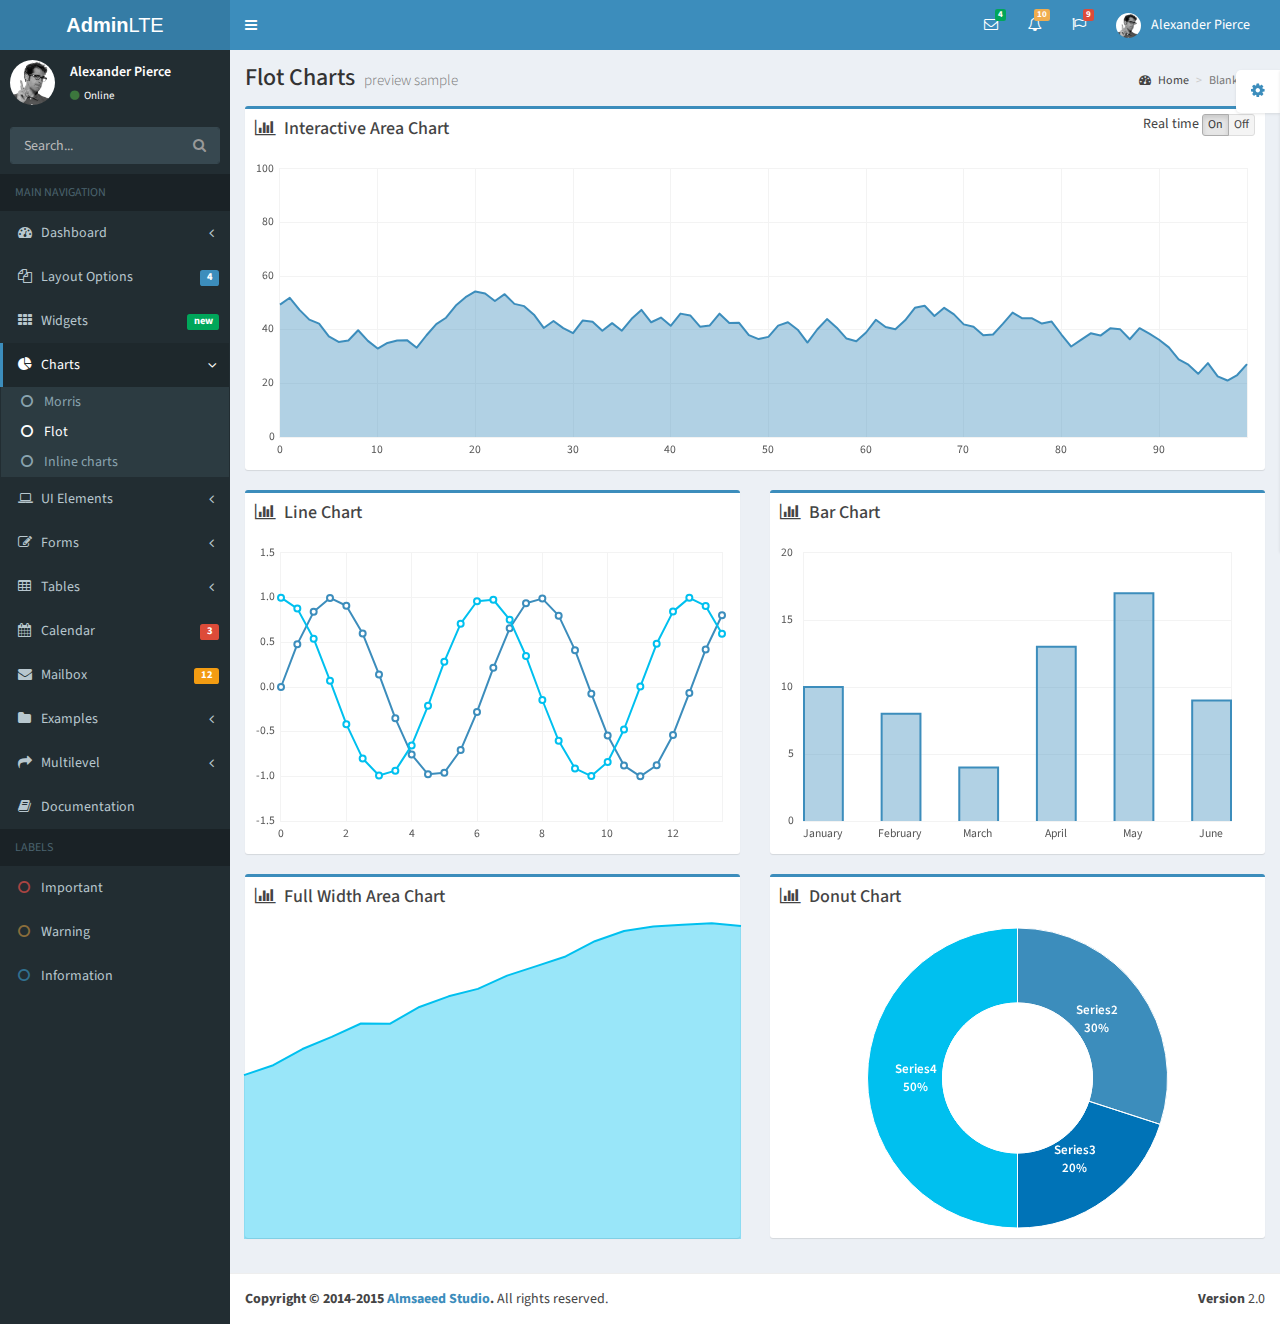
<file: Admin/Admin/pages/charts/flot.html>
<!DOCTYPE html>
<html>
  <head>
    <meta charset="UTF-8">
    <title>AdminLTE 2 | Flot Charts</title>
    <meta content='width=device-width, initial-scale=1, maximum-scale=1, user-scalable=no' name='viewport'>
    <!-- Bootstrap 3.3.2 -->
    <link href="../../bootstrap/css/bootstrap.min.css" rel="stylesheet" type="text/css" />
    <!-- Font Awesome Icons -->
    <link href="https://maxcdn.bootstrapcdn.com/font-awesome/4.3.0/css/font-awesome.min.css" rel="stylesheet" type="text/css" />
    <!-- Ionicons -->
    <link href="http://code.ionicframework.com/ionicons/2.0.0/css/ionicons.min.css" rel="stylesheet" type="text/css" />
    <!-- Theme style -->
    <link href="../../dist/css/AdminLTE.min.css" rel="stylesheet" type="text/css" />
    <!-- AdminLTE Skins. Choose a skin from the css/skins 
         folder instead of downloading all of them to reduce the load. -->
    <link href="../../dist/css/skins/_all-skins.min.css" rel="stylesheet" type="text/css" />

    <!-- HTML5 Shim and Respond.js IE8 support of HTML5 elements and media queries -->
    <!-- WARNING: Respond.js doesn't work if you view the page via file:// -->
    <!--[if lt IE 9]>
        <script src="https://oss.maxcdn.com/libs/html5shiv/3.7.0/html5shiv.js"></script>
        <script src="https://oss.maxcdn.com/libs/respond.js/1.3.0/respond.min.js"></script>
    <![endif]-->
  </head>
  <body class="skin-blue">
    <div class="wrapper">
      
      <header class="main-header">
        <a href="../../index2.html" class="logo"><b>Admin</b>LTE</a>
        <!-- Header Navbar: style can be found in header.less -->
        <nav class="navbar navbar-static-top" role="navigation">
          <!-- Sidebar toggle button-->
          <a href="#" class="sidebar-toggle" data-toggle="offcanvas" role="button">
            <span class="sr-only">Toggle navigation</span>
            <span class="icon-bar"></span>
            <span class="icon-bar"></span>
            <span class="icon-bar"></span>
          </a>
          <div class="navbar-custom-menu">
            <ul class="nav navbar-nav">
              <!-- Messages: style can be found in dropdown.less-->
              <li class="dropdown messages-menu">
                <a href="#" class="dropdown-toggle" data-toggle="dropdown">
                  <i class="fa fa-envelope-o"></i>
                  <span class="label label-success">4</span>
                </a>
                <ul class="dropdown-menu">
                  <li class="header">You have 4 messages</li>
                  <li>
                    <!-- inner menu: contains the actual data -->
                    <ul class="menu">
                      <li><!-- start message -->
                        <a href="#">
                          <div class="pull-left">
                            <img src="../../dist/img/user2-160x160.jpg" class="img-circle" alt="User Image"/>
                          </div>
                          <h4>
                            Support Team
                            <small><i class="fa fa-clock-o"></i> 5 mins</small>
                          </h4>
                          <p>Why not buy a new awesome theme?</p>
                        </a>
                      </li><!-- end message -->
                      <li>
                        <a href="#">
                          <div class="pull-left">
                            <img src="../../dist/img/user3-128x128.jpg" class="img-circle" alt="user image"/>
                          </div>
                          <h4>
                            AdminLTE Design Team
                            <small><i class="fa fa-clock-o"></i> 2 hours</small>
                          </h4>
                          <p>Why not buy a new awesome theme?</p>
                        </a>
                      </li>
                      <li>
                        <a href="#">
                          <div class="pull-left">
                            <img src="../../dist/img/user4-128x128.jpg" class="img-circle" alt="user image"/>
                          </div>
                          <h4>
                            Developers
                            <small><i class="fa fa-clock-o"></i> Today</small>
                          </h4>
                          <p>Why not buy a new awesome theme?</p>
                        </a>
                      </li>
                      <li>
                        <a href="#">
                          <div class="pull-left">
                            <img src="../../dist/img/user3-128x128.jpg" class="img-circle" alt="user image"/>
                          </div>
                          <h4>
                            Sales Department
                            <small><i class="fa fa-clock-o"></i> Yesterday</small>
                          </h4>
                          <p>Why not buy a new awesome theme?</p>
                        </a>
                      </li>
                      <li>
                        <a href="#">
                          <div class="pull-left">
                            <img src="../../dist/img/user4-128x128.jpg" class="img-circle" alt="user image"/>
                          </div>
                          <h4>
                            Reviewers
                            <small><i class="fa fa-clock-o"></i> 2 days</small>
                          </h4>
                          <p>Why not buy a new awesome theme?</p>
                        </a>
                      </li>
                    </ul>
                  </li>
                  <li class="footer"><a href="#">See All Messages</a></li>
                </ul>
              </li>
              <!-- Notifications: style can be found in dropdown.less -->
              <li class="dropdown notifications-menu">
                <a href="#" class="dropdown-toggle" data-toggle="dropdown">
                  <i class="fa fa-bell-o"></i>
                  <span class="label label-warning">10</span>
                </a>
                <ul class="dropdown-menu">
                  <li class="header">You have 10 notifications</li>
                  <li>
                    <!-- inner menu: contains the actual data -->
                    <ul class="menu">
                      <li>
                        <a href="#">
                          <i class="fa fa-users text-aqua"></i> 5 new members joined today
                        </a>
                      </li>
                      <li>
                        <a href="#">
                          <i class="fa fa-warning text-yellow"></i> Very long description here that may not fit into the page and may cause design problems
                        </a>
                      </li>
                      <li>
                        <a href="#">
                          <i class="fa fa-users text-red"></i> 5 new members joined
                        </a>
                      </li>

                      <li>
                        <a href="#">
                          <i class="fa fa-shopping-cart text-green"></i> 25 sales made
                        </a>
                      </li>
                      <li>
                        <a href="#">
                          <i class="fa fa-user text-red"></i> You changed your username
                        </a>
                      </li>
                    </ul>
                  </li>
                  <li class="footer"><a href="#">View all</a></li>
                </ul>
              </li>
              <!-- Tasks: style can be found in dropdown.less -->
              <li class="dropdown tasks-menu">
                <a href="#" class="dropdown-toggle" data-toggle="dropdown">
                  <i class="fa fa-flag-o"></i>
                  <span class="label label-danger">9</span>
                </a>
                <ul class="dropdown-menu">
                  <li class="header">You have 9 tasks</li>
                  <li>
                    <!-- inner menu: contains the actual data -->
                    <ul class="menu">
                      <li><!-- Task item -->
                        <a href="#">
                          <h3>
                            Design some buttons
                            <small class="pull-right">20%</small>
                          </h3>
                          <div class="progress xs">
                            <div class="progress-bar progress-bar-aqua" style="width: 20%" role="progressbar" aria-valuenow="20" aria-valuemin="0" aria-valuemax="100">
                              <span class="sr-only">20% Complete</span>
                            </div>
                          </div>
                        </a>
                      </li><!-- end task item -->
                      <li><!-- Task item -->
                        <a href="#">
                          <h3>
                            Create a nice theme
                            <small class="pull-right">40%</small>
                          </h3>
                          <div class="progress xs">
                            <div class="progress-bar progress-bar-green" style="width: 40%" role="progressbar" aria-valuenow="20" aria-valuemin="0" aria-valuemax="100">
                              <span class="sr-only">40% Complete</span>
                            </div>
                          </div>
                        </a>
                      </li><!-- end task item -->
                      <li><!-- Task item -->
                        <a href="#">
                          <h3>
                            Some task I need to do
                            <small class="pull-right">60%</small>
                          </h3>
                          <div class="progress xs">
                            <div class="progress-bar progress-bar-red" style="width: 60%" role="progressbar" aria-valuenow="20" aria-valuemin="0" aria-valuemax="100">
                              <span class="sr-only">60% Complete</span>
                            </div>
                          </div>
                        </a>
                      </li><!-- end task item -->
                      <li><!-- Task item -->
                        <a href="#">
                          <h3>
                            Make beautiful transitions
                            <small class="pull-right">80%</small>
                          </h3>
                          <div class="progress xs">
                            <div class="progress-bar progress-bar-yellow" style="width: 80%" role="progressbar" aria-valuenow="20" aria-valuemin="0" aria-valuemax="100">
                              <span class="sr-only">80% Complete</span>
                            </div>
                          </div>
                        </a>
                      </li><!-- end task item -->
                    </ul>
                  </li>
                  <li class="footer">
                    <a href="#">View all tasks</a>
                  </li>
                </ul>
              </li>
              <!-- User Account: style can be found in dropdown.less -->
              <li class="dropdown user user-menu">
                <a href="#" class="dropdown-toggle" data-toggle="dropdown">
                  <img src="../../dist/img/user2-160x160.jpg" class="user-image" alt="User Image"/>
                  <span class="hidden-xs">Alexander Pierce</span>
                </a>
                <ul class="dropdown-menu">
                  <!-- User image -->
                  <li class="user-header">
                    <img src="../../dist/img/user2-160x160.jpg" class="img-circle" alt="User Image" />
                    <p>
                      Alexander Pierce - Web Developer
                      <small>Member since Nov. 2012</small>
                    </p>
                  </li>
                  <!-- Menu Body -->
                  <li class="user-body">
                    <div class="col-xs-4 text-center">
                      <a href="#">Followers</a>
                    </div>
                    <div class="col-xs-4 text-center">
                      <a href="#">Sales</a>
                    </div>
                    <div class="col-xs-4 text-center">
                      <a href="#">Friends</a>
                    </div>
                  </li>
                  <!-- Menu Footer-->
                  <li class="user-footer">
                    <div class="pull-left">
                      <a href="#" class="btn btn-default btn-flat">Profile</a>
                    </div>
                    <div class="pull-right">
                      <a href="#" class="btn btn-default btn-flat">Sign out</a>
                    </div>
                  </li>
                </ul>
              </li>
            </ul>
          </div>
        </nav>
      </header>
      <!-- Left side column. contains the logo and sidebar -->
      <aside class="main-sidebar">
        <!-- sidebar: style can be found in sidebar.less -->
        <section class="sidebar">
          <!-- Sidebar user panel -->
          <div class="user-panel">
            <div class="pull-left image">
              <img src="../../dist/img/user2-160x160.jpg" class="img-circle" alt="User Image" />
            </div>
            <div class="pull-left info">
              <p>Alexander Pierce</p>

              <a href="#"><i class="fa fa-circle text-success"></i> Online</a>
            </div>
          </div>
          <!-- search form -->
          <form action="#" method="get" class="sidebar-form">
            <div class="input-group">
              <input type="text" name="q" class="form-control" placeholder="Search..."/>
              <span class="input-group-btn">
                <button type='submit' name='seach' id='search-btn' class="btn btn-flat"><i class="fa fa-search"></i></button>
              </span>
            </div>
          </form>
          <!-- /.search form -->
          <!-- sidebar menu: : style can be found in sidebar.less -->
          <ul class="sidebar-menu">
            <li class="header">MAIN NAVIGATION</li>
            <li class="treeview">
              <a href="#">
                <i class="fa fa-dashboard"></i> <span>Dashboard</span> <i class="fa fa-angle-left pull-right"></i>
              </a>
              <ul class="treeview-menu">
                <li><a href="../../index.html"><i class="fa fa-circle-o"></i> Dashboard v1</a></li>
                <li><a href="../../index2.html"><i class="fa fa-circle-o"></i> Dashboard v2</a></li>
              </ul>
            </li>
            <li class="treeview">
              <a href="#">
                <i class="fa fa-files-o"></i>
                <span>Layout Options</span>
                <span class="label label-primary pull-right">4</span>
              </a>
              <ul class="treeview-menu">
                <li><a href="../layout/top-nav.html"><i class="fa fa-circle-o"></i> Top Navigation</a></li>
                <li><a href="../layout/boxed.html"><i class="fa fa-circle-o"></i> Boxed</a></li>
                <li><a href="../layout/fixed.html"><i class="fa fa-circle-o"></i> Fixed</a></li>
                <li><a href="../layout/collapsed-sidebar.html"><i class="fa fa-circle-o"></i> Collapsed Sidebar</a></li>
              </ul>
            </li>
            <li>
              <a href="../widgets.html">
                <i class="fa fa-th"></i> <span>Widgets</span> <small class="label pull-right bg-green">new</small>
              </a>
            </li>
            <li class="treeview active">
              <a href="#">
                <i class="fa fa-pie-chart"></i>
                <span>Charts</span>
                <i class="fa fa-angle-left pull-right"></i>
              </a>
              <ul class="treeview-menu">
                <li><a href="morris.html"><i class="fa fa-circle-o"></i> Morris</a></li>
                <li class="active"><a href="flot.html"><i class="fa fa-circle-o"></i> Flot</a></li>
                <li><a href="inline.html"><i class="fa fa-circle-o"></i> Inline charts</a></li>
              </ul>
            </li>
            <li class="treeview">
              <a href="#">
                <i class="fa fa-laptop"></i>
                <span>UI Elements</span>
                <i class="fa fa-angle-left pull-right"></i>
              </a>
              <ul class="treeview-menu">
                <li><a href="../UI/general.html"><i class="fa fa-circle-o"></i> General</a></li>
                <li><a href="../UI/icons.html"><i class="fa fa-circle-o"></i> Icons</a></li>
                <li><a href="../UI/buttons.html"><i class="fa fa-circle-o"></i> Buttons</a></li>
                <li><a href="../UI/sliders.html"><i class="fa fa-circle-o"></i> Sliders</a></li>
                <li><a href="../UI/timeline.html"><i class="fa fa-circle-o"></i> Timeline</a></li>
                <li><a href="../UI/modals.html"><i class="fa fa-circle-o"></i> Modals</a></li>
              </ul>
            </li>
            <li class="treeview">
              <a href="#">
                <i class="fa fa-edit"></i> <span>Forms</span>
                <i class="fa fa-angle-left pull-right"></i>
              </a>
              <ul class="treeview-menu">
                <li><a href="../forms/general.html"><i class="fa fa-circle-o"></i> General Elements</a></li>
                <li><a href="../forms/advanced.html"><i class="fa fa-circle-o"></i> Advanced Elements</a></li>
                <li><a href="../forms/editors.html"><i class="fa fa-circle-o"></i> Editors</a></li>
              </ul>
            </li>
            <li class="treeview">
              <a href="#">
                <i class="fa fa-table"></i> <span>Tables</span>
                <i class="fa fa-angle-left pull-right"></i>
              </a>
              <ul class="treeview-menu">
                <li><a href="../tables/simple.html"><i class="fa fa-circle-o"></i> Simple tables</a></li>
                <li><a href="../tables/data.html"><i class="fa fa-circle-o"></i> Data tables</a></li>
              </ul>
            </li>
            <li>
              <a href="../calendar.html">
                <i class="fa fa-calendar"></i> <span>Calendar</span>
                <small class="label pull-right bg-red">3</small>
              </a>
            </li>
            <li>
              <a href="../mailbox/mailbox.html">
                <i class="fa fa-envelope"></i> <span>Mailbox</span>
                <small class="label pull-right bg-yellow">12</small>
              </a>
            </li>
            <li class="treeview">
              <a href="#">
                <i class="fa fa-folder"></i> <span>Examples</span>
                <i class="fa fa-angle-left pull-right"></i>
              </a>
              <ul class="treeview-menu">
                <li><a href="../examples/invoice.html"><i class="fa fa-circle-o"></i> Invoice</a></li>
                <li><a href="../examples/login.html"><i class="fa fa-circle-o"></i> Login</a></li>
                <li><a href="../examples/register.html"><i class="fa fa-circle-o"></i> Register</a></li>
                <li><a href="../examples/lockscreen.html"><i class="fa fa-circle-o"></i> Lockscreen</a></li>
                <li><a href="../examples/404.html"><i class="fa fa-circle-o"></i> 404 Error</a></li>
                <li><a href="../examples/500.html"><i class="fa fa-circle-o"></i> 500 Error</a></li>
                <li><a href="../examples/blank.html"><i class="fa fa-circle-o"></i> Blank Page</a></li>
              </ul>
            </li>
            <li class="treeview">
              <a href="#">
                <i class="fa fa-share"></i> <span>Multilevel</span>
                <i class="fa fa-angle-left pull-right"></i>
              </a>
              <ul class="treeview-menu">
                <li><a href="#"><i class="fa fa-circle-o"></i> Level One</a></li>
                <li>
                  <a href="#"><i class="fa fa-circle-o"></i> Level One <i class="fa fa-angle-left pull-right"></i></a>
                  <ul class="treeview-menu">
                    <li><a href="#"><i class="fa fa-circle-o"></i> Level Two</a></li>
                    <li>
                      <a href="#"><i class="fa fa-circle-o"></i> Level Two <i class="fa fa-angle-left pull-right"></i></a>
                      <ul class="treeview-menu">
                        <li><a href="#"><i class="fa fa-circle-o"></i> Level Three</a></li>
                        <li><a href="#"><i class="fa fa-circle-o"></i> Level Three</a></li>
                      </ul>
                    </li>
                  </ul>
                </li>
                <li><a href="#"><i class="fa fa-circle-o"></i> Level One</a></li>
              </ul>
            </li>
            <li><a href="../../documentation/index.html"><i class="fa fa-book"></i> Documentation</a></li>
            <li class="header">LABELS</li>
            <li><a href="#"><i class="fa fa-circle-o text-danger"></i> Important</a></li>
            <li><a href="#"><i class="fa fa-circle-o text-warning"></i> Warning</a></li>
            <li><a href="#"><i class="fa fa-circle-o text-info"></i> Information</a></li>
          </ul>
        </section>
        <!-- /.sidebar -->
      </aside>

      <!-- Right side column. Contains the navbar and content of the page -->
      <div class="content-wrapper">
        <!-- Content Header (Page header) -->
        <section class="content-header">
          <h1>
            Flot Charts
            <small>preview sample</small>
          </h1>
          <ol class="breadcrumb">
            <li><a href="#"><i class="fa fa-dashboard"></i> Home</a></li>
            <li class="active">Blank page</li>
          </ol>
        </section>

        <!-- Main content -->
        <section class="content">
          <div class="row">
            <div class="col-xs-12">
              <!-- interactive chart -->
              <div class="box box-primary">
                <div class="box-header">
                  <i class="fa fa-bar-chart-o"></i>
                  <h3 class="box-title">Interactive Area Chart</h3>
                  <div class="box-tools pull-right">
                    Real time
                    <div class="btn-group" id="realtime" data-toggle="btn-toggle">
                      <button type="button" class="btn btn-default btn-xs active" data-toggle="on">On</button>
                      <button type="button" class="btn btn-default btn-xs" data-toggle="off">Off</button>
                    </div>
                  </div>
                </div>
                <div class="box-body">
                  <div id="interactive" style="height: 300px;"></div>
                </div><!-- /.box-body-->
              </div><!-- /.box -->

            </div><!-- /.col -->
          </div><!-- /.row -->

          <div class="row">
            <div class="col-md-6">
              <!-- Line chart -->
              <div class="box box-primary">
                <div class="box-header">
                  <i class="fa fa-bar-chart-o"></i>
                  <h3 class="box-title">Line Chart</h3>
                </div>
                <div class="box-body">
                  <div id="line-chart" style="height: 300px;"></div>
                </div><!-- /.box-body-->
              </div><!-- /.box -->

              <!-- Area chart -->
              <div class="box box-primary">
                <div class="box-header">
                  <i class="fa fa-bar-chart-o"></i>
                  <h3 class="box-title">Full Width Area Chart</h3>
                </div>
                <div class="box-body">
                  <div id="area-chart" style="height: 338px;" class="full-width-chart"></div>
                </div><!-- /.box-body-->
              </div><!-- /.box -->

            </div><!-- /.col -->

            <div class="col-md-6">
              <!-- Bar chart -->
              <div class="box box-primary">
                <div class="box-header">
                  <i class="fa fa-bar-chart-o"></i>
                  <h3 class="box-title">Bar Chart</h3>
                </div>
                <div class="box-body">
                  <div id="bar-chart" style="height: 300px;"></div>
                </div><!-- /.box-body-->
              </div><!-- /.box -->

              <!-- Donut chart -->
              <div class="box box-primary">
                <div class="box-header">
                  <i class="fa fa-bar-chart-o"></i>
                  <h3 class="box-title">Donut Chart</h3>
                </div>
                <div class="box-body">
                  <div id="donut-chart" style="height: 300px;"></div>
                </div><!-- /.box-body-->
              </div><!-- /.box -->
            </div><!-- /.col -->
          </div><!-- /.row -->
        </section><!-- /.content -->

      </div><!-- /.content-wrapper -->
      <footer class="main-footer">
        <div class="pull-right hidden-xs">
          <b>Version</b> 2.0
        </div>
        <strong>Copyright &copy; 2014-2015 <a href="http://almsaeedstudio.com">Almsaeed Studio</a>.</strong> All rights reserved.
      </footer>
    </div><!-- ./wrapper -->

    <!-- jQuery 2.1.3 -->
    <script src="../../plugins/jQuery/jQuery-2.1.3.min.js"></script>
    <!-- Bootstrap 3.3.2 JS -->
    <script src="../../bootstrap/js/bootstrap.min.js" type="text/javascript"></script>
    <!-- FastClick -->
    <script src='../../plugins/fastclick/fastclick.min.js'></script>
    <!-- AdminLTE App -->
    <script src="../../dist/js/app.min.js" type="text/javascript"></script>
    <!-- AdminLTE for demo purposes -->
    <script src="../../dist/js/demo.js" type="text/javascript"></script>
    <!-- FLOT CHARTS -->
    <script src="../../plugins/flot/jquery.flot.min.js" type="text/javascript"></script>
    <!-- FLOT RESIZE PLUGIN - allows the chart to redraw when the window is resized -->
    <script src="../../plugins/flot/jquery.flot.resize.min.js" type="text/javascript"></script>
    <!-- FLOT PIE PLUGIN - also used to draw donut charts -->
    <script src="../../plugins/flot/jquery.flot.pie.min.js" type="text/javascript"></script>
    <!-- FLOT CATEGORIES PLUGIN - Used to draw bar charts -->
    <script src="../../plugins/flot/jquery.flot.categories.min.js" type="text/javascript"></script>

    <!-- Page script -->
    <script type="text/javascript">

      $(function () {

        /*
         * Flot Interactive Chart
         * -----------------------
         */
        // We use an inline data source in the example, usually data would
        // be fetched from a server
        var data = [], totalPoints = 100;
        function getRandomData() {

          if (data.length > 0)
            data = data.slice(1);

          // Do a random walk
          while (data.length < totalPoints) {

            var prev = data.length > 0 ? data[data.length - 1] : 50,
                    y = prev + Math.random() * 10 - 5;

            if (y < 0) {
              y = 0;
            } else if (y > 100) {
              y = 100;
            }

            data.push(y);
          }

          // Zip the generated y values with the x values
          var res = [];
          for (var i = 0; i < data.length; ++i) {
            res.push([i, data[i]]);
          }

          return res;
        }

        var interactive_plot = $.plot("#interactive", [getRandomData()], {
          grid: {
            borderColor: "#f3f3f3",
            borderWidth: 1,
            tickColor: "#f3f3f3"
          },
          series: {
            shadowSize: 0, // Drawing is faster without shadows
            color: "#3c8dbc"
          },
          lines: {
            fill: true, //Converts the line chart to area chart
            color: "#3c8dbc"
          },
          yaxis: {
            min: 0,
            max: 100,
            show: true
          },
          xaxis: {
            show: true
          }
        });

        var updateInterval = 500; //Fetch data ever x milliseconds
        var realtime = "on"; //If == to on then fetch data every x seconds. else stop fetching
        function update() {

          interactive_plot.setData([getRandomData()]);

          // Since the axes don't change, we don't need to call plot.setupGrid()
          interactive_plot.draw();
          if (realtime === "on")
            setTimeout(update, updateInterval);
        }

        //INITIALIZE REALTIME DATA FETCHING
        if (realtime === "on") {
          update();
        }
        //REALTIME TOGGLE
        $("#realtime .btn").click(function () {
          if ($(this).data("toggle") === "on") {
            realtime = "on";
          }
          else {
            realtime = "off";
          }
          update();
        });
        /*
         * END INTERACTIVE CHART
         */


        /*
         * LINE CHART
         * ----------
         */
        //LINE randomly generated data

        var sin = [], cos = [];
        for (var i = 0; i < 14; i += 0.5) {
          sin.push([i, Math.sin(i)]);
          cos.push([i, Math.cos(i)]);
        }
        var line_data1 = {
          data: sin,
          color: "#3c8dbc"
        };
        var line_data2 = {
          data: cos,
          color: "#00c0ef"
        };
        $.plot("#line-chart", [line_data1, line_data2], {
          grid: {
            hoverable: true,
            borderColor: "#f3f3f3",
            borderWidth: 1,
            tickColor: "#f3f3f3"
          },
          series: {
            shadowSize: 0,
            lines: {
              show: true
            },
            points: {
              show: true
            }
          },
          lines: {
            fill: false,
            color: ["#3c8dbc", "#f56954"]
          },
          yaxis: {
            show: true,
          },
          xaxis: {
            show: true
          }
        });
        //Initialize tooltip on hover
        $("<div class='tooltip-inner' id='line-chart-tooltip'></div>").css({
          position: "absolute",
          display: "none",
          opacity: 0.8
        }).appendTo("body");
        $("#line-chart").bind("plothover", function (event, pos, item) {

          if (item) {
            var x = item.datapoint[0].toFixed(2),
                    y = item.datapoint[1].toFixed(2);

            $("#line-chart-tooltip").html(item.series.label + " of " + x + " = " + y)
                    .css({top: item.pageY + 5, left: item.pageX + 5})
                    .fadeIn(200);
          } else {
            $("#line-chart-tooltip").hide();
          }

        });
        /* END LINE CHART */

        /*
         * FULL WIDTH STATIC AREA CHART
         * -----------------
         */
        var areaData = [[2, 88.0], [3, 93.3], [4, 102.0], [5, 108.5], [6, 115.7], [7, 115.6],
          [8, 124.6], [9, 130.3], [10, 134.3], [11, 141.4], [12, 146.5], [13, 151.7], [14, 159.9],
          [15, 165.4], [16, 167.8], [17, 168.7], [18, 169.5], [19, 168.0]];
        $.plot("#area-chart", [areaData], {
          grid: {
            borderWidth: 0
          },
          series: {
            shadowSize: 0, // Drawing is faster without shadows
            color: "#00c0ef"
          },
          lines: {
            fill: true //Converts the line chart to area chart
          },
          yaxis: {
            show: false
          },
          xaxis: {
            show: false
          }
        });

        /* END AREA CHART */

        /*
         * BAR CHART
         * ---------
         */

        var bar_data = {
          data: [["January", 10], ["February", 8], ["March", 4], ["April", 13], ["May", 17], ["June", 9]],
          color: "#3c8dbc"
        };
        $.plot("#bar-chart", [bar_data], {
          grid: {
            borderWidth: 1,
            borderColor: "#f3f3f3",
            tickColor: "#f3f3f3"
          },
          series: {
            bars: {
              show: true,
              barWidth: 0.5,
              align: "center"
            }
          },
          xaxis: {
            mode: "categories",
            tickLength: 0
          }
        });
        /* END BAR CHART */

        /*
         * DONUT CHART
         * -----------
         */

        var donutData = [
          {label: "Series2", data: 30, color: "#3c8dbc"},
          {label: "Series3", data: 20, color: "#0073b7"},
          {label: "Series4", data: 50, color: "#00c0ef"}
        ];
        $.plot("#donut-chart", donutData, {
          series: {
            pie: {
              show: true,
              radius: 1,
              innerRadius: 0.5,
              label: {
                show: true,
                radius: 2 / 3,
                formatter: labelFormatter,
                threshold: 0.1
              }

            }
          },
          legend: {
            show: false
          }
        });
        /*
         * END DONUT CHART
         */

      });

      /*
       * Custom Label formatter
       * ----------------------
       */
      function labelFormatter(label, series) {
        return "<div style='font-size:13px; text-align:center; padding:2px; color: #fff; font-weight: 600;'>"
                + label
                + "<br/>"
                + Math.round(series.percent) + "%</div>";
      }
    </script>
  </body>
</html>
</file>
<file: Font-end/TaiNguyen/template_admin/advance-admin/assets/css/basic.css>
/*=============================================================
    Authour URI: www.binarytheme.com
    License: Commons Attribution 3.0

    http://creativecommons.org/licenses/by/3.0/

    100% To use For Personal And Commercial Use.
    IN EXCHANGE JUST GIVE US CREDITS AND TELL YOUR FRIENDS ABOUT US
   
    ========================================================  */


/*==============================================
    BASIC  STYLES    
    =============================================*/
body {
    font-family: 'Open Sans', sans-serif;
    line-height:25px;
}

#wrapper {
    width: 100%;
    background: #202020;
}

#page-wrapper {
    padding: 15px 15px;
    min-height: 600px;
    background: #F3F3F3;
}

#page-inner {
    width: 100%;
    margin: 10px 20px 10px 0px;
    background-color: #fff!important;
    padding: 10px;
    min-height: 1200px;
}

.page-head-line {
    font-size: 30px;
    text-transform: uppercase;
    color: #000;
    font-weight: 800;
    padding-bottom: 20px;
    border-bottom: 2px solid #00CA79;
    margin-bottom: 10px;
}

.page-subhead-line {
    font-size: 14px;
    padding-top: 5px;
    padding-bottom: 20px;
    font-style:italic;
    margin-bottom:30px;
    border-bottom:1px dashed #00CA79;

}


/*==============================================
    MENU STYLES    
    =============================================*/


.navbar-cls-top .navbar-brand {
    color: #fff;
    background: #202020;
    width: 260px;
    text-align: center;
    height: 75px;
    font-size: 20px;
    letter-spacing: 1px;
    font-weight: 900;
    padding-top: 25px;
    text-transform:uppercase;
}

.header-right {
    color: #fff;
    padding: 15px 50px 5px 50px;
    float: right;
    font-size: 16px;
}

.navbar-cls-top .navbar-brand:hover {
    background: #202020;
    color: #fff;
}

.user-img-div {
    min-height: 140px;
    padding: 20px;
    background-color: #4380B8;
}

    .user-img-div img {
        max-height: 60px;
    }

    .user-img-div .inner-text {
        text-align: right;
        position: relative;
        color: #fff;
        font-weight: 800;
        line-height: 25px;
    }

.active-menu {
    background-color: #00CA79!important;
}
.active-menu-top {
    background-color: #000!important;
}

.arrow {
    float: right;
}

.fa.arrow:before {
    content: "\f104";
}

.active > a > .fa.arrow:before {
    content: "\f107";
}


.nav-second-level li,
.nav-third-level li {
    border-bottom: none !important;
}

    .nav-second-level li a {
        padding-left: 37px;
    }

    .nav-third-level li a {
        padding-left: 55px;
    }

.sidebar-collapse, .sidebar-collapse .nav {
    background: none;
}

    .sidebar-collapse .nav {
        padding: 0;
    }

        .sidebar-collapse .nav > li > a {
            color: #fff;
            background: #202020;
            text-shadow: none;
            padding: 15px 40px;
            border-bottom: 1px solid #2F2E31;
        }

    .sidebar-collapse > .nav > li > a {
        padding: 15px 10px;
    }

    .sidebar-collapse .nav > li > a:hover,
    .sidebar-collapse .nav > li > a:focus {
        background: #0A0A0A;
        outline: 0;
    }



.nav-second-level > li:last-child > a:after,
.nav-third-level > li:last-child > a:after {
    height: 50%;
}

.nav-third-level > li > a:after,
.nav-third-level > li > a:before {
    left: 40px;
}

.navbar-side {
    border: none;
    background-color: #202020;
}

.navbar-cls-top {
    background: #00CA79;
    border-bottom: none;
}


.navbar-default {
    border: 0px solid black;
}

.navbar-header {
    background: #000000;
}

.navbar-default .navbar-toggle:hover, .navbar-default .navbar-toggle:focus {
    background-color: #00CA79;
}

.navbar-default .navbar-toggle {
    border-color: #fff;
}

    .navbar-default .navbar-toggle .icon-bar {
        background-color: #FFF;
    }

.nav > li > a > i {
    margin-right: 10px;
}
/*==============================================
    FOOTER  STYLES    
    =============================================*/
#footer-sec {
    background-color:#000;
    padding:20px 50px;
    color:#fff;
    font-size:12px;
}

    #footer-sec a {
        color:#fff;
    }
    #footer-sec a:hover,a:focus {
        color:#fff;
        text-decoration:none;
    }
/*==============================================
    MEDIA QUERIES     
    =============================================*/

@media (min-width:768px) {
    #page-wrapper {
        margin: 0 0 0 260px;
        padding: 15px 30px;
        min-height: 1200px;
    }


    .navbar-side {
        z-index: 1;
        position: absolute;
        width: 260px;
    }

    .navbar {
        border-radius: 0px;
    }
}
</file>
<file: Font-end/TaiNguyen/template_admin/advance-admin/assets/css/custom.css>
﻿/*=============================================================
    Authour URI: www.binarytheme.com
    License: Commons Attribution 3.0

    http://creativecommons.org/licenses/by/3.0/

    100% To use For Personal And Commercial Use.
    IN EXCHANGE JUST GIVE US CREDITS AND TELL YOUR FRIENDS ABOUT US
   
    ========================================================  */

/*==============================================
    MAIN BOX  STYLES    
    =============================================*/
.main-box {
    text-align:center;
    padding:20px;
    border-radius:5px;
    -moz-border-radius:5px ;
    -webkit-border-radius:5px;
    margin-bottom:40px;
}
    .main-box a,.main-box a:hover {
        color:#fff;
        text-decoration:none;

    }
.mb-dull {
    background-color:#8F8F2C;
}
.mb-red {
    background-color:#d36f2e;
}
.mb-pink {
    background-color:#FF2F71;
}
    .main-box h5 {
        font-size:16px;
        font-weight:800;
        text-transform:uppercase;
    }
/*==============================================
    CHAT WINDOW  STYLES    
    =============================================*/

.chat-widget-main {
    max-height:500px;
    padding:20px;
    overflow:auto;
}
.chat-widget-left:after {
    top: 100%;
    left: 10%;
    border: solid transparent;
    content: " ";
    position: absolute;
    border-top-color: #6792d5;
    border-width: 15px;
    margin-left: -15px;
   
}

.chat-widget-left {
    width: 100%;
    height: auto;
    padding: 15px;
    -webkit-border-radius: 5px;
    -moz-border-radius: 5px;
    border-radius: 5px;
    position: relative;
    border: 1px solid #6792d5;
    font-size:14px;
   
}
.chat-widget-right:after {
    top: 100%;
    right: 10%;
    border: solid transparent;
    content: " ";
    position: absolute;
    border-top-color: #d51111;
    border-width: 15px;
    margin-left: -15px;
}

.chat-widget-right {
    width: 100%;
    height: auto;
    padding: 15px;
    -webkit-border-radius: 5px;
    -moz-border-radius: 5px;
    border-radius: 5px;
    position: relative;
    border: 1px solid #d51111;
    font-size:14px;
    
}

.chat-widget-name-left {
    color: #6792d5;
    margin-top: 30px;
    margin-left: 60px;
    text-align:left;
    font-weight:900;
    padding-bottom:20px;
    font-size:16px;
}
.chat-widget-name-right {
    color: #d51111;
    margin-top: 30px;
    margin-right: 60px;
    font-size:16px;
    text-align:right;
    font-weight:900;
    padding-bottom:20px;
    

}

/*==============================================
        Reviews Styles
    =============================================*/
#reviews {
    min-height:180px;
    background-color:#64A2DB;
	padding:15px;
}
#reviews h4 {
color: #fff;
line-height: 30px;
font-size: 16px;
}
#reviews .user-img {
border: 2px solid #fff;
overflow: hidden;
border-radius: 50%;
display: inline-block;
}

#reviews .img-u {
   max-height: 90px;
max-width: 90px;
}

#reviews .c-black {
    color:#fff;
    font-style: italic;
font-size: 20px;
padding: 5px;
}

/*==============================================
        NOTICE BOX STYLES
    =============================================*/

.noti-box {
min-height: 100px;
color:#fff;
padding: 20px;
}
.noti-box .icon-box {
display: block;
float: left;
margin: 0 15px 10px 0;
width: 70px;
height: 70px;
line-height: 75px;
vertical-align: middle;
text-align: center;
font-size: 40px;
}
.bg-color-black {
background-color: #424242;
color: #fff;
}
.main-text {
font-size: 25px;
font-weight: 600;
}
.color-bottom-txt {
font-size: 16px;
line-height: 30px;
}
.panel-back {
background-color: #929292;
}

/*==========================================
   GALLERY/ PORTFOLIO STYLES
    =====================================================*/

#port-folio {
    padding-top: 10px; 
    padding-bottom: 100px; 
}
.portfolio-item {
    border:1px solid #000;
    margin:3px;
}
    .portfolio-item p {
        padding:12px;
        color:#fff;
        line-height:25px;
    }

.portfolio-item .overlay {
   
  background-color: #000;
  text-align: center;
  padding-bottom:30px;
  
}

/*==========================================
   GALLERY/ PORTFOLIO FILTER STYLES
    =====================================================*/
ul#filters {
	padding: 0px;
}
#filters {
	margin: 3% 0;
	padding: 0;
	list-style: none;
	text-align: center;
}
	#filters li {
		display: -webkit-inline-box;
	}
	#filters li span {
		display: block;
		padding: 5px 4px;
		text-decoration: none;
		color: #d51111;
		cursor: pointer;
		font-size: 18px;
	}
 	#port-folio .portfolio-item {
		-webkit-box-sizing: border-box;
		-moz-box-sizing: border-box;
		-o-box-sizing: border-box;
		width: 100%;		
        opacity:.2;
		float:left;
		overflow:hidden;
	}
</file>
<file: Font-end/TaiNguyen/template_admin/help-docs/assets/css/style.css>
﻿/*=============================================================
    Authour URI: www.binarytheme.com
    License: Commons Attribution 3.0

    http://creativecommons.org/licenses/by/3.0/

    100% Free To use For Personal And Commercial Use.
    IN EXCHANGE JUST GIVE US CREDITs AND TELL YOUR FRIENDS ABOUT US
   
    ========================================================  */
/* =============================================================
   GENERAL STYLES FOR HELP DOCCUMENT 
 ============================================================ */
body {
    font-family: 'Open Sans', sans-serif;
   
}
.pad-top {
    padding-top:50px;
}
.text-center {
    text-align:center;
}
p {
    padding:10px;
    line-height:30px;
}
h3 {
    text-align:center;
    padding:40px 0px 40px 0px;
}
section {
    padding-top:30px;
    padding-bottom:30px;
}

/*TO MAKING NAV BAR LINKS WHITE COLORED */
.navbar-inverse .navbar-nav > li > a {
color: #FFF;
}

.navbar-inverse .navbar-brand {
color: #FFF;
}
ul li {
    line-height:30px;
}
 /*=====================================
  SCROLL UP STYLES 
    ===================================*/

a.scrollup {
    background: #808080;
height: 32px;
width: 32px;
color: #fff;
font-size: 18px;
line-height: 32px;
text-align: center;
text-decoration: none;
position: fixed;
bottom: 10px;
right: 10px;
z-index: 9999;
opacity: 0.5;
}
</file>
<file: Admin/Admin/plugins/iCheck/minimal/blue.css>
/* iCheck plugin Minimal skin, blue
----------------------------------- */
.icheckbox_minimal-blue,
.iradio_minimal-blue {
    display: inline-block;
    *display: inline;
    vertical-align: middle;
    margin: 0;
    padding: 0;
    width: 18px;
    height: 18px;
    background: url(blue.png) no-repeat;
    border: none;
    cursor: pointer;
}

.icheckbox_minimal-blue {
    background-position: 0 0;
}
    .icheckbox_minimal-blue.hover {
        background-position: -20px 0;
    }
    .icheckbox_minimal-blue.checked {
        background-position: -40px 0;
    }
    .icheckbox_minimal-blue.disabled {
        background-position: -60px 0;
        cursor: default;
    }
    .icheckbox_minimal-blue.checked.disabled {
        background-position: -80px 0;
    }

.iradio_minimal-blue {
    background-position: -100px 0;
}
    .iradio_minimal-blue.hover {
        background-position: -120px 0;
    }
    .iradio_minimal-blue.checked {
        background-position: -140px 0;
    }
    .iradio_minimal-blue.disabled {
        background-position: -160px 0;
        cursor: default;
    }
    .iradio_minimal-blue.checked.disabled {
        background-position: -180px 0;
    }

/* Retina support */
@media only screen and (-webkit-min-device-pixel-ratio: 1.5),
       only screen and (-moz-min-device-pixel-ratio: 1.5),
       only screen and (-o-min-device-pixel-ratio: 3/2),
       only screen and (min-device-pixel-ratio: 1.5) {
    .icheckbox_minimal-blue,
    .iradio_minimal-blue {
        background-image: url(blue@2x.png);
        -webkit-background-size: 200px 20px;
        background-size: 200px 20px;
    }
}
</file>
<file: Admin/Admin/dist/css/AdminLTE.min.css>
@import url(//fonts.googleapis.com/css?family=Source+Sans+Pro:300,400,600,700,300italic,400italic,600italic);/*!
 *   AdminLTE v2.0.1
 *   Author: Almsaeed Studio
 *	 Website: Almsaeed Studio <http://almsaeedstudio.com>
 *   License: Open source - MIT
 *           Please visit http://opensource.org/licenses/MIT for more information
!*/html,body{min-height:100%}.layout-boxed html,.layout-boxed body{height:100%}body{-webkit-font-smoothing:antialiased;-moz-osx-font-smoothing:grayscale;font-family:'Source Sans Pro','Helvetica Neue',Helvetica,Arial,sans-serif;font-weight:400;overflow-x:hidden;overflow-y:auto}.wrapper{min-height:100%;position:static;overflow:hidden}.wrapper:before,.wrapper:after{content:" ";display:table}.wrapper:after{clear:both}.layout-boxed .wrapper{max-width:1250px;margin:0 auto;min-height:100%;box-shadow:0 0 8px rgba(0,0,0,0.5);position:relative}.layout-boxed{background:url('../img/boxed-bg.jpg') repeat fixed}.content-wrapper,.right-side,.main-footer{-webkit-transition:-webkit-transform .3s cubic-bezier(.32, 1.25, .375, 1.15);-moz-transition:-moz-transform .3s cubic-bezier(.32, 1.25, .375, 1.15);-o-transition:-o-transform .3s cubic-bezier(.32, 1.25, .375, 1.15);transition:transform .3s cubic-bezier(.32, 1.25, .375, 1.15);-webkit-transition:margin-left .3s cubic-bezier(.32, 1.25, .375, 1.15);-o-transition:margin-left .3s cubic-bezier(.32, 1.25, .375, 1.15);transition:margin-left .3s cubic-bezier(.32, 1.25, .375, 1.15);margin-left:230px;z-index:820}.layout-top-nav .content-wrapper,.layout-top-nav .right-side,.layout-top-nav .main-footer{margin-left:0}@media (max-width:767px){.content-wrapper,.right-side,.main-footer{margin-left:0}}@media (min-width:768px){.sidebar-collapse .content-wrapper,.sidebar-collapse .right-side,.sidebar-collapse .main-footer{margin-left:0}}@media (max-width:767px){.sidebar-open .content-wrapper,.sidebar-open .right-side,.sidebar-open .main-footer{-webkit-transform:translate(230px, 0);-ms-transform:translate(230px, 0);-o-transform:translate(230px, 0);transform:translate(230px, 0)}}.content-wrapper,.right-side{min-height:100%;background-color:#ecf0f5;z-index:800}.main-footer{background:#fff;padding:15px;color:#444;border-top:1px solid #eee}.fixed .main-header,.fixed .main-sidebar,.fixed .left-side{position:fixed}.fixed .main-header{top:0;right:0;left:0}.fixed .content-wrapper,.fixed .right-side{padding-top:50px}@media (max-width:767px){.fixed .content-wrapper,.fixed .right-side{padding-top:100px}}.fixed.layout-boxed .wrapper{max-width:100%}.content{min-height:250px;padding:15px;margin-right:auto;margin-left:auto;padding-left:15px;padding-right:15px}h1,h2,h3,h4,h5,h6,.h1,.h2,.h3,.h4,.h5,.h6{font-family:'Source Sans Pro',sans-serif}a{color:#3c8dbc}a:hover,a:active,a:focus{outline:none;text-decoration:none;color:#72afd2}.page-header{margin:10px 0 20px 0;font-size:22px}.page-header>small{color:#666;display:block;margin-top:5px}@media print{.no-print{display:none}.main-sidebar,.left-side,.main-header,.content-header{display:none}.content-wrapper,.right-side{margin:0!important}}.main-header{position:relative;max-height:100px;z-index:1030}.main-header>.navbar{margin-bottom:0;margin-left:230px;border:none;min-height:50px;border-radius:0}.layout-top-nav .main-header>.navbar{margin-left:0!important}.main-header #navbar-search-input{background:rgba(255,255,255,0.2);border-color:transparent}.main-header #navbar-search-input:focus,.main-header #navbar-search-input:active{border-color:rgba(0,0,0,0.1) !important;background:rgba(255,255,255,0.9)}.main-header #navbar-search-input::-moz-placeholder{color:#ccc;opacity:1}.main-header #navbar-search-input:-ms-input-placeholder{color:#ccc}.main-header #navbar-search-input::-webkit-input-placeholder{color:#ccc}.main-header .navbar-custom-menu,.main-header .navbar-right{margin-right:5px;float:right}@media (max-width:991px){.main-header .navbar-custom-menu a,.main-header .navbar-right a{color:inherit;background:transparent}}@media (max-width:767px){.main-header .navbar-right{float:none}.navbar-collapse .main-header .navbar-right{margin:7.5px -15px}.main-header .navbar-right>li{color:inherit;border:0}}.main-header .sidebar-toggle{float:left;background-color:transparent;background-image:none;padding:15px 15px;font-family:fontAwesome}.main-header .sidebar-toggle:before{content:"\f0c9"}.main-header .sidebar-toggle:hover{color:#fff}.main-header .sidebar-toggle .icon-bar{display:none}.main-header .navbar .nav>li.user>a>.fa,.main-header .navbar .nav>li.user>a>.glyphicon,.main-header .navbar .nav>li.user>a>.ion{margin-right:5px}.main-header .navbar .nav>li>a>.label{position:absolute;top:9px;right:7px;text-align:center;font-size:9px;padding:2px 3px;line-height:.9}.main-header .logo{display:block;float:left;height:50px;font-size:20px;line-height:50px;text-align:center;width:230px;font-family:"Helvetica Neue",Helvetica,Arial,sans-serif;padding:0 15px;font-weight:300}.main-header .navbar-brand{color:#fff}.content-header{position:relative;padding:15px 15px 0 15px}.content-header>h1{margin:0;font-size:24px}.content-header>h1>small{font-size:15px;display:inline-block;padding-left:4px;font-weight:300}.content-header>.breadcrumb{float:right;background:transparent;margin-top:0px;margin-bottom:0;font-size:12px;padding:7px 5px;position:absolute;top:15px;right:10px;border-radius:2px}.content-header>.breadcrumb>li>a{color:#444;text-decoration:none}.content-header>.breadcrumb>li>a>.fa,.content-header>.breadcrumb>li>a>.glyphicon,.content-header>.breadcrumb>li>a>.ion{margin-right:5px}.content-header>.breadcrumb>li+li:before{content:'>\00a0'}@media (max-width:991px){.content-header>.breadcrumb{position:relative;margin-top:5px;top:0;right:0;float:none;background:#d2d6de;padding-left:10px}.content-header>.breadcrumb li:before{color:#97a0b3}}.navbar-toggle{color:#fff;border:0;margin:0;padding:15px 15px}@media (max-width:991px){.navbar-custom-menu .navbar-nav>li{float:left}.navbar-custom-menu .navbar-nav{margin:0;float:left}.navbar-custom-menu .navbar-nav>li>a{padding-top:15px;padding-bottom:15px;line-height:20px}}@media (max-width:767px){.main-header{position:relative}.main-header .logo,.main-header .navbar{width:100%;float:none;position:relative!important}.main-header .navbar{margin:0}.main-header .navbar-custom-menu{float:right}.main-sidebar,.left-side{padding-top:100px!important}}.main-sidebar,.left-side{position:absolute;top:0;left:0;padding-top:50px;height:100%;width:230px;z-index:810;-webkit-transition:-webkit-transform .3s cubic-bezier(.32, 1.25, .375, 1.15);-moz-transition:-moz-transform .3s cubic-bezier(.32, 1.25, .375, 1.15);-o-transition:-o-transform .3s cubic-bezier(.32, 1.25, .375, 1.15);transition:transform .3s cubic-bezier(.32, 1.25, .375, 1.15)}@media (max-width:767px){.main-sidebar,.left-side{-webkit-transform:translate(-230px, 0);-ms-transform:translate(-230px, 0);-o-transform:translate(-230px, 0);transform:translate(-230px, 0)}}@media (min-width:768px){.sidebar-collapse .main-sidebar,.sidebar-collapse .left-side{-webkit-transform:translate(-230px, 0);-ms-transform:translate(-230px, 0);-o-transform:translate(-230px, 0);transform:translate(-230px, 0)}}@media (max-width:767px){.sidebar-open .main-sidebar,.sidebar-open .left-side{-webkit-transform:translate(0, 0);-ms-transform:translate(0, 0);-o-transform:translate(0, 0);transform:translate(0, 0)}}.sidebar{padding-bottom:10px}.fixed .sidebar{overflow:auto;height:100%}.sidebar-form input:focus{border-color:transparent!important}.user-panel{padding:10px}.user-panel:before,.user-panel:after{content:" ";display:table}.user-panel:after{clear:both}.user-panel>.image>img{width:45px;height:45px}.user-panel>.info{font-weight:600;padding:5px 5px 5px 15px;font-size:14px;line-height:1}.user-panel>.info>p{margin-bottom:9px}.user-panel>.info>a{text-decoration:none;padding-right:5px;margin-top:3px;font-size:11px;font-weight:normal}.user-panel>.info>a>.fa,.user-panel>.info>a>.ion,.user-panel>.info>a>.glyphicon{margin-right:3px}.sidebar-menu{list-style:none;margin:0;padding:0}.sidebar-menu>li{position:relative;margin:0;padding:0}.sidebar-menu>li>a{padding:12px 5px 12px 15px;display:block}.sidebar-menu>li>a>.fa,.sidebar-menu>li>a>.glyphicon,.sidebar-menu>li>a>.ion{width:20px}.sidebar-menu>li .label,.sidebar-menu>li .badge{margin-top:3px;margin-right:5px}.sidebar-menu li.header{padding:10px 25px 10px 15px;font-size:12px}.sidebar-menu li>a>.fa-angle-left{width:auto;height:auto;padding:0;margin-right:10px;margin-top:3px}.sidebar-menu li.active>a>.fa-angle-left{-webkit-transform:rotate(-90deg);-ms-transform:rotate(-90deg);-o-transform:rotate(-90deg);transform:rotate(-90deg)}.sidebar-menu li.active>.treeview-menu{display:block}.sidebar-menu .treeview-menu{display:none;list-style:none;padding:0;margin:0;padding-left:5px}.sidebar-menu .treeview-menu .treeview-menu{padding-left:20px}.sidebar-menu .treeview-menu>li{margin:0}.sidebar-menu .treeview-menu>li>a{padding:5px 5px 5px 15px;display:block;font-size:14px}.sidebar-menu .treeview-menu>li>a>.fa,.sidebar-menu .treeview-menu>li>a>.glyphicon,.sidebar-menu .treeview-menu>li>a>.ion{width:20px}.sidebar-menu .treeview-menu>li>a>.fa-angle-left,.sidebar-menu .treeview-menu>li>a>.fa-angle-down{width:auto}.dropdown-menu{box-shadow:0 1px 1px rgba(0,0,0,0.1);border-color:#eee}.dropdown-menu>li>a{color:#777}.dropdown-menu>li>a>.glyphicon,.dropdown-menu>li>a>.fa,.dropdown-menu>li>a>.ion{margin-right:10px}.dropdown-menu>li>a:hover{background-color:#e1e3e9;color:#333}.dropdown-menu>.divider{background-color:#eee}.navbar-nav>.notifications-menu,.navbar-nav>.messages-menu,.navbar-nav>.tasks-menu{position:relative}.navbar-nav>.notifications-menu>.dropdown-menu,.navbar-nav>.messages-menu>.dropdown-menu,.navbar-nav>.tasks-menu>.dropdown-menu{width:280px;padding:0 0 0 0!important;margin:0!important;top:100%}.navbar-nav>.notifications-menu>.dropdown-menu>li,.navbar-nav>.messages-menu>.dropdown-menu>li,.navbar-nav>.tasks-menu>.dropdown-menu>li{position:relative}.navbar-nav>.notifications-menu>.dropdown-menu>li.header,.navbar-nav>.messages-menu>.dropdown-menu>li.header,.navbar-nav>.tasks-menu>.dropdown-menu>li.header{border-top-left-radius:4px;border-top-right-radius:4px;border-bottom-right-radius:0;border-bottom-left-radius:0;background-color:#ffffff;padding:7px 10px;border-bottom:1px solid #f4f4f4;color:#444444;font-size:14px}.navbar-nav>.notifications-menu>.dropdown-menu>li.footer>a,.navbar-nav>.messages-menu>.dropdown-menu>li.footer>a,.navbar-nav>.tasks-menu>.dropdown-menu>li.footer>a{border-top-left-radius:0;border-top-right-radius:0;border-bottom-right-radius:4px;border-bottom-left-radius:4px;font-size:12px;background-color:#fff;padding:7px 10px;border-bottom:1px solid #eeeeee;color:#444!important;text-align:center}@media (max-width:991px){.navbar-nav>.notifications-menu>.dropdown-menu>li.footer>a,.navbar-nav>.messages-menu>.dropdown-menu>li.footer>a,.navbar-nav>.tasks-menu>.dropdown-menu>li.footer>a{background:#fff!important;color:#444!important}}.navbar-nav>.notifications-menu>.dropdown-menu>li.footer>a:hover,.navbar-nav>.messages-menu>.dropdown-menu>li.footer>a:hover,.navbar-nav>.tasks-menu>.dropdown-menu>li.footer>a:hover{text-decoration:none;font-weight:normal}.navbar-nav>.notifications-menu>.dropdown-menu>li .menu,.navbar-nav>.messages-menu>.dropdown-menu>li .menu,.navbar-nav>.tasks-menu>.dropdown-menu>li .menu{max-height:200px;margin:0;padding:0;list-style:none;overflow-x:hidden}.navbar-nav>.notifications-menu>.dropdown-menu>li .menu>li>a,.navbar-nav>.messages-menu>.dropdown-menu>li .menu>li>a,.navbar-nav>.tasks-menu>.dropdown-menu>li .menu>li>a{display:block;white-space:nowrap;border-bottom:1px solid #f4f4f4}.navbar-nav>.notifications-menu>.dropdown-menu>li .menu>li>a:hover,.navbar-nav>.messages-menu>.dropdown-menu>li .menu>li>a:hover,.navbar-nav>.tasks-menu>.dropdown-menu>li .menu>li>a:hover{background:#f4f4f4;text-decoration:none}.navbar-nav>.notifications-menu>.dropdown-menu>li .menu>li>a{color:#444444;overflow:hidden;text-overflow:ellipsis;white-space:nowrap;padding:10px}.navbar-nav>.notifications-menu>.dropdown-menu>li .menu>li>a>.glyphicon,.navbar-nav>.notifications-menu>.dropdown-menu>li .menu>li>a>.fa,.navbar-nav>.notifications-menu>.dropdown-menu>li .menu>li>a>.ion{width:20px}.navbar-nav>.messages-menu>.dropdown-menu>li .menu>li>a{margin:0px;padding:10px 10px}.navbar-nav>.messages-menu>.dropdown-menu>li .menu>li>a>div>img{margin:auto 10px auto auto;width:40px;height:40px}.navbar-nav>.messages-menu>.dropdown-menu>li .menu>li>a>h4{padding:0;margin:0 0 0 45px;color:#444444;font-size:15px;position:relative}.navbar-nav>.messages-menu>.dropdown-menu>li .menu>li>a>h4>small{color:#999999;font-size:10px;position:absolute;top:0px;right:0px}.navbar-nav>.messages-menu>.dropdown-menu>li .menu>li>a>p{margin:0 0 0 45px;font-size:12px;color:#888888}.navbar-nav>.messages-menu>.dropdown-menu>li .menu>li>a:before,.navbar-nav>.messages-menu>.dropdown-menu>li .menu>li>a:after{content:" ";display:table}.navbar-nav>.messages-menu>.dropdown-menu>li .menu>li>a:after{clear:both}.navbar-nav>.tasks-menu>.dropdown-menu>li .menu>li>a{padding:10px}.navbar-nav>.tasks-menu>.dropdown-menu>li .menu>li>a>h3{font-size:14px;padding:0;margin:0 0 10px 0;color:#666666}.navbar-nav>.tasks-menu>.dropdown-menu>li .menu>li>a>.progress{padding:0;margin:0}.navbar-nav>.user-menu>.dropdown-menu{border-radius:0;padding:1px 0 0 0;border-top-width:0;width:280px}.navbar-nav>.user-menu>.dropdown-menu>li.user-header{height:175px;padding:10px;text-align:center}.navbar-nav>.user-menu>.dropdown-menu>li.user-header>img{z-index:5;height:90px;width:90px;border:3px solid;border-color:transparent;border-color:rgba(255,255,255,0.2)}.navbar-nav>.user-menu>.dropdown-menu>li.user-header>p{z-index:5;color:#fff;color:rgba(255,255,255,0.8);font-size:17px;margin-top:10px}.navbar-nav>.user-menu>.dropdown-menu>li.user-header>p>small{display:block;font-size:12px}.navbar-nav>.user-menu>.dropdown-menu>.user-body{padding:15px;border-bottom:1px solid #f4f4f4;border-top:1px solid #dddddd}.navbar-nav>.user-menu>.dropdown-menu>.user-body:before,.navbar-nav>.user-menu>.dropdown-menu>.user-body:after{content:" ";display:table}.navbar-nav>.user-menu>.dropdown-menu>.user-body:after{clear:both}.navbar-nav>.user-menu>.dropdown-menu>.user-body a{color:#444 !important}@media (max-width:991px){.navbar-nav>.user-menu>.dropdown-menu>.user-body a{background:#fff !important;color:#444 !important}}.navbar-nav>.user-menu>.dropdown-menu>.user-footer{background-color:#f9f9f9;padding:10px}.navbar-nav>.user-menu>.dropdown-menu>.user-footer:before,.navbar-nav>.user-menu>.dropdown-menu>.user-footer:after{content:" ";display:table}.navbar-nav>.user-menu>.dropdown-menu>.user-footer:after{clear:both}.navbar-nav>.user-menu>.dropdown-menu>.user-footer .btn-default{color:#666666}.navbar-nav>.user-menu .user-image{float:left;width:25px;height:25px;border-radius:50%;margin-right:10px;margin-top:-2px}@media (max-width:767px){.navbar-nav>.user-menu .user-image{float:none;margin-right:0;margin-top:-8px;line-height:10px}}.open:not(.dropup)>.animated-dropdown-menu{backface-visibility:visible !important;-webkit-animation:flipInX .7s both;-o-animation:flipInX .7s both;animation:flipInX .7s both}@keyframes flipInX{0%{transform:perspective(400px) rotate3d(1, 0, 0, 90deg);transition-timing-function:ease-in;opacity:0}40%{transform:perspective(400px) rotate3d(1, 0, 0, -20deg);transition-timing-function:ease-in}60%{transform:perspective(400px) rotate3d(1, 0, 0, 10deg);opacity:1}80%{transform:perspective(400px) rotate3d(1, 0, 0, -5deg)}100%{transform:perspective(400px)}}@-webkit-keyframes flipInX{0%{transform:perspective(400px) rotate3d(1, 0, 0, 90deg);transition-timing-function:ease-in;opacity:0}40%{transform:perspective(400px) rotate3d(1, 0, 0, -20deg);transition-timing-function:ease-in}60%{transform:perspective(400px) rotate3d(1, 0, 0, 10deg);opacity:1}80%{transform:perspective(400px) rotate3d(1, 0, 0, -5deg)}100%{transform:perspective(400px)}}.navbar-custom-menu>.navbar-nav>li{position:relative}.navbar-custom-menu>.navbar-nav>li>.dropdown-menu{position:absolute;right:0;left:auto}@media (max-width:991px){.navbar-custom-menu>.navbar-nav{float:right}.navbar-custom-menu>.navbar-nav>li{position:static}.navbar-custom-menu>.navbar-nav>li>.dropdown-menu{position:absolute;right:5%;left:auto;border:1px solid #ddd;background:#fff}}.form-control{border-radius:0 !important;box-shadow:none;border-color:#d2d6de}.form-control:focus{border-color:#3c8dbc !important;box-shadow:none}.form-control::-moz-placeholder{color:#bbb;opacity:1}.form-control:-ms-input-placeholder{color:#bbb}.form-control::-webkit-input-placeholder{color:#bbb}.form-control:not(select){-webkit-appearance:none;-moz-appearance:none;appearance:none}.form-group.has-success label{color:#00a65a}.form-group.has-success .form-control{border-color:#00a65a !important;box-shadow:none}.form-group.has-warning label{color:#f39c12}.form-group.has-warning .form-control{border-color:#f39c12 !important;box-shadow:none}.form-group.has-error label{color:#dd4b39}.form-group.has-error .form-control{border-color:#dd4b39 !important;box-shadow:none}.input-group .input-group-addon{border-radius:0;border-color:#d2d6de;background-color:#fff}.btn-group-vertical .btn.btn-flat:first-of-type,.btn-group-vertical .btn.btn-flat:last-of-type{border-radius:0}.icheck>label{padding-left:0}.progress,.progress>.progress-bar{-webkit-box-shadow:none;box-shadow:none}.progress,.progress>.progress-bar,.progress .progress-bar,.progress>.progress-bar .progress-bar{border-radius:1px}.progress.sm,.progress-sm{height:10px}.progress.sm,.progress-sm,.progress.sm .progress-bar,.progress-sm .progress-bar{border-radius:1px}.progress.xs,.progress-xs{height:7px}.progress.xs,.progress-xs,.progress.xs .progress-bar,.progress-xs .progress-bar{border-radius:1px}.progress.xxs,.progress-xxs{height:3px}.progress.xxs,.progress-xxs,.progress.xxs .progress-bar,.progress-xxs .progress-bar{border-radius:1px}.progress.vertical{position:relative;width:30px;height:200px;display:inline-block;margin-right:10px}.progress.vertical>.progress-bar{width:100%!important;position:absolute;bottom:0}.progress.vertical.sm,.progress.vertical.progress-sm{width:20px}.progress.vertical.xs,.progress.vertical.progress-xs{width:10px}.progress.vertical.xxs,.progress.vertical.progress-xxs{width:3px}.progress-group .progress-text{font-weight:600}.progress-group .progress-number{float:right}.table tr>td .progress{margin:0}.progress-bar-light-blue,.progress-bar-primary{background-color:#3c8dbc}.progress-striped .progress-bar-light-blue,.progress-striped .progress-bar-primary{background-image:-webkit-linear-gradient(45deg, rgba(255,255,255,0.15) 25%, transparent 25%, transparent 50%, rgba(255,255,255,0.15) 50%, rgba(255,255,255,0.15) 75%, transparent 75%, transparent);background-image:-o-linear-gradient(45deg, rgba(255,255,255,0.15) 25%, transparent 25%, transparent 50%, rgba(255,255,255,0.15) 50%, rgba(255,255,255,0.15) 75%, transparent 75%, transparent);background-image:linear-gradient(45deg, rgba(255,255,255,0.15) 25%, transparent 25%, transparent 50%, rgba(255,255,255,0.15) 50%, rgba(255,255,255,0.15) 75%, transparent 75%, transparent)}.progress-bar-green,.progress-bar-success{background-color:#00a65a}.progress-striped .progress-bar-green,.progress-striped .progress-bar-success{background-image:-webkit-linear-gradient(45deg, rgba(255,255,255,0.15) 25%, transparent 25%, transparent 50%, rgba(255,255,255,0.15) 50%, rgba(255,255,255,0.15) 75%, transparent 75%, transparent);background-image:-o-linear-gradient(45deg, rgba(255,255,255,0.15) 25%, transparent 25%, transparent 50%, rgba(255,255,255,0.15) 50%, rgba(255,255,255,0.15) 75%, transparent 75%, transparent);background-image:linear-gradient(45deg, rgba(255,255,255,0.15) 25%, transparent 25%, transparent 50%, rgba(255,255,255,0.15) 50%, rgba(255,255,255,0.15) 75%, transparent 75%, transparent)}.progress-bar-aqua,.progress-bar-info{background-color:#00c0ef}.progress-striped .progress-bar-aqua,.progress-striped .progress-bar-info{background-image:-webkit-linear-gradient(45deg, rgba(255,255,255,0.15) 25%, transparent 25%, transparent 50%, rgba(255,255,255,0.15) 50%, rgba(255,255,255,0.15) 75%, transparent 75%, transparent);background-image:-o-linear-gradient(45deg, rgba(255,255,255,0.15) 25%, transparent 25%, transparent 50%, rgba(255,255,255,0.15) 50%, rgba(255,255,255,0.15) 75%, transparent 75%, transparent);background-image:linear-gradient(45deg, rgba(255,255,255,0.15) 25%, transparent 25%, transparent 50%, rgba(255,255,255,0.15) 50%, rgba(255,255,255,0.15) 75%, transparent 75%, transparent)}.progress-bar-yellow,.progress-bar-warning{background-color:#f39c12}.progress-striped .progress-bar-yellow,.progress-striped .progress-bar-warning{background-image:-webkit-linear-gradient(45deg, rgba(255,255,255,0.15) 25%, transparent 25%, transparent 50%, rgba(255,255,255,0.15) 50%, rgba(255,255,255,0.15) 75%, transparent 75%, transparent);background-image:-o-linear-gradient(45deg, rgba(255,255,255,0.15) 25%, transparent 25%, transparent 50%, rgba(255,255,255,0.15) 50%, rgba(255,255,255,0.15) 75%, transparent 75%, transparent);background-image:linear-gradient(45deg, rgba(255,255,255,0.15) 25%, transparent 25%, transparent 50%, rgba(255,255,255,0.15) 50%, rgba(255,255,255,0.15) 75%, transparent 75%, transparent)}.progress-bar-red,.progress-bar-danger{background-color:#dd4b39}.progress-striped .progress-bar-red,.progress-striped .progress-bar-danger{background-image:-webkit-linear-gradient(45deg, rgba(255,255,255,0.15) 25%, transparent 25%, transparent 50%, rgba(255,255,255,0.15) 50%, rgba(255,255,255,0.15) 75%, transparent 75%, transparent);background-image:-o-linear-gradient(45deg, rgba(255,255,255,0.15) 25%, transparent 25%, transparent 50%, rgba(255,255,255,0.15) 50%, rgba(255,255,255,0.15) 75%, transparent 75%, transparent);background-image:linear-gradient(45deg, rgba(255,255,255,0.15) 25%, transparent 25%, transparent 50%, rgba(255,255,255,0.15) 50%, rgba(255,255,255,0.15) 75%, transparent 75%, transparent)}.small-box{border-radius:2px;position:relative;display:block;margin-bottom:20px;box-shadow:0 1px 1px rgba(0,0,0,0.1)}.small-box>.inner{padding:10px}.small-box>.small-box-footer{position:relative;text-align:center;padding:3px 0;color:#fff;color:rgba(255,255,255,0.8);display:block;z-index:10;background:rgba(0,0,0,0.1);text-decoration:none}.small-box>.small-box-footer:hover{color:#fff;background:rgba(0,0,0,0.15)}.small-box h3{font-size:38px;font-weight:bold;margin:0 0 10px 0;white-space:nowrap;padding:0}.small-box p{font-size:15px}.small-box p>small{display:block;color:#f9f9f9;font-size:13px;margin-top:5px}.small-box h3,.small-box p{z-index:5px}.small-box .icon{-webkit-transition:all .3s linear;-o-transition:all .3s linear;transition:all .3s linear;position:absolute;top:-10px;right:10px;z-index:0;font-size:90px;color:rgba(0,0,0,0.15)}.small-box:hover{text-decoration:none;color:#f9f9f9}.small-box:hover .icon{font-size:95px}@media (max-width:767px){.small-box{text-align:center}.small-box .icon{display:none}.small-box p{font-size:12px}}.box{position:relative;border-radius:3px;background:#ffffff;border-top:3px solid #d2d6de;margin-bottom:20px;width:100%;box-shadow:0 1px 1px rgba(0,0,0,0.1)}.box.box-primary{border-top-color:#3c8dbc}.box.box-info{border-top-color:#00c0ef}.box.box-danger{border-top-color:#dd4b39}.box.box-warning{border-top-color:#f39c12}.box.box-success{border-top-color:#00a65a}.box.box-default{border-top-color:#d2d6de}.box.collapsed-box .box-body,.box.collapsed-box .box-footer{display:none}.box .nav-stacked>li{border-bottom:1px solid #f4f4f4;margin:0}.box .nav-stacked>li:last-of-type{border-bottom:none}.box.height-control .box-body{max-height:300px;overflow:auto}.box .border-right{border-right:1px solid #f4f4f4}.box .border-left{border-left:1px solid #f4f4f4}.box.box-solid{border-top:0px}.box.box-solid>.box-header .btn.btn-default{background:transparent}.box.box-solid>.box-header .btn:hover,.box.box-solid>.box-header a:hover{background:rgba(0,0,0,0.1) !important}.box.box-solid.box-default{border:1px solid #d2d6de}.box.box-solid.box-default>.box-header{color:#444;background:#d2d6de;background-color:#d2d6de}.box.box-solid.box-default>.box-header a,.box.box-solid.box-default>.box-header .btn{color:#444}.box.box-solid.box-primary{border:1px solid #3c8dbc}.box.box-solid.box-primary>.box-header{color:#fff;background:#3c8dbc;background-color:#3c8dbc}.box.box-solid.box-primary>.box-header a,.box.box-solid.box-primary>.box-header .btn{color:#fff}.box.box-solid.box-info{border:1px solid #00c0ef}.box.box-solid.box-info>.box-header{color:#fff;background:#00c0ef;background-color:#00c0ef}.box.box-solid.box-info>.box-header a,.box.box-solid.box-info>.box-header .btn{color:#fff}.box.box-solid.box-danger{border:1px solid #dd4b39}.box.box-solid.box-danger>.box-header{color:#fff;background:#dd4b39;background-color:#dd4b39}.box.box-solid.box-danger>.box-header a,.box.box-solid.box-danger>.box-header .btn{color:#fff}.box.box-solid.box-warning{border:1px solid #f39c12}.box.box-solid.box-warning>.box-header{color:#fff;background:#f39c12;background-color:#f39c12}.box.box-solid.box-warning>.box-header a,.box.box-solid.box-warning>.box-header .btn{color:#fff}.box.box-solid.box-success{border:1px solid #00a65a}.box.box-solid.box-success>.box-header{color:#fff;background:#00a65a;background-color:#00a65a}.box.box-solid.box-success>.box-header a,.box.box-solid.box-success>.box-header .btn{color:#fff}.box.box-solid>.box-header>.box-tools .btn{border:0;box-shadow:none}.box.box-solid[class*='bg']>.box-header{color:#fff}.box .box-group>.box{margin-bottom:5px}.box .knob-label{text-align:center;color:#333;font-weight:100;font-size:12px;margin-bottom:0.3em}.box>.overlay,.box>.loading-img{position:absolute;top:-3px;left:0;width:100%;height:100%}.box .overlay{z-index:1010;background:rgba(255,255,255,0.7);border-radius:3px}.box .overlay>.fa{position:absolute;top:50%;left:50%;margin-left:-15px;margin-top:-15px;color:#000;font-size:30px}.box .overlay.dark{background:rgba(0,0,0,0.5)}.box-header{color:#444;display:block;padding:10px;position:relative}.box-header:before,.box-header:after{content:" ";display:table}.box-header:after{clear:both}.box-header.with-border{border-bottom:1px solid #f4f4f4}.collapsed-box .box-header.with-border{border-bottom:none}.box-header>.fa,.box-header>.glyphicon,.box-header>.ion,.box-header .box-title{display:inline-block;font-size:18px;margin:0;line-height:1}.box-header>.fa,.box-header>.glyphicon,.box-header>.ion{margin-right:5px}.box-header>.box-tools{position:absolute;right:10px;top:5px}.box-header>.box-tools [data-toggle="tooltip"]{position:relative}.box-header>.box-tools.pull-right .dropdown-menu{right:0;left:auto}.btn-box-tool{padding:5px;font-size:12px;background:transparent;box-shadow:none!important;color:#97a0b3}.open .btn-box-tool,.btn-box-tool:hover{color:#606c84}.btn-box-tool:active{outline:none!important}.box-body{border-top-left-radius:0;border-top-right-radius:0;border-bottom-right-radius:3px;border-bottom-left-radius:3px;padding:10px}.no-header .box-body{border-top-right-radius:3px;border-top-left-radius:3px}.box-body>.table{margin-bottom:0}.box-body>.chart{position:relative;overflow:hidden;width:100%}.box-body>.chart svg,.box-body>.chart canvas{width:100%!important}.box-body .fc{margin-top:5px}.box-body .full-width-chart{margin:-19px}.box-body.no-padding .full-width-chart{margin:-9px}.box-body .box-pane{border-top-left-radius:0;border-top-right-radius:0;border-bottom-right-radius:0;border-bottom-left-radius:3px}.box-body .box-pane-right{border-top-left-radius:0;border-top-right-radius:0;border-bottom-right-radius:3px;border-bottom-left-radius:0}.box-footer{border-top-left-radius:0;border-top-right-radius:0;border-bottom-right-radius:3px;border-bottom-left-radius:3px;border-top:1px solid #f4f4f4;padding:10px;background-color:#fff}.chart-legend{margin:10px 0}@media (max-width:991px){.chart-legend>li{float:left;margin-right:10px}}.todo-list{margin:0;padding:0px 0px;list-style:none;overflow:auto}.todo-list>li{border-radius:2px;padding:10px;background:#f4f4f4;margin-bottom:2px;border-left:2px solid #e6e7e8;color:#444}.todo-list>li:last-of-type{margin-bottom:0}.todo-list>li.danger{border-left-color:#dd4b39}.todo-list>li.warning{border-left-color:#f39c12}.todo-list>li.info{border-left-color:#00c0ef}.todo-list>li.success{border-left-color:#00a65a}.todo-list>li.primary{border-left-color:#3c8dbc}.todo-list>li>input[type='checkbox']{margin:0 10px 0 5px}.todo-list>li .text{display:inline-block;margin-left:5px;font-weight:600}.todo-list>li .label{margin-left:10px;font-size:9px}.todo-list>li .tools{display:none;float:right;color:#dd4b39}.todo-list>li .tools>.fa,.todo-list>li .tools>.glyphicon,.todo-list>li .tools>.ion{margin-right:5px;cursor:pointer}.todo-list>li:hover .tools{display:inline-block}.todo-list>li.done{color:#999}.todo-list>li.done .text{text-decoration:line-through;font-weight:500}.todo-list>li.done .label{background:#d2d6de !important}.todo-list .handle{display:inline-block;cursor:move;margin:0 5px}.chat{padding:5px 20px 5px 10px}.chat .item{margin-bottom:10px}.chat .item:before,.chat .item:after{content:" ";display:table}.chat .item:after{clear:both}.chat .item>img{width:40px;height:40px;border:2px solid transparent;border-radius:50% !important}.chat .item>img.online{border:2px solid #00a65a}.chat .item>img.offline{border:2px solid #dd4b39}.chat .item>.message{margin-left:55px;margin-top:-40px}.chat .item>.message>.name{display:block;font-weight:600}.chat .item>.attachment{border-radius:3px;background:#f4f4f4;margin-left:65px;margin-right:15px;padding:10px}.chat .item>.attachment>h4{margin:0 0 5px 0;font-weight:600;font-size:14px}.chat .item>.attachment>p,.chat .item>.attachment>.filename{font-weight:600;font-size:13px;font-style:italic;margin:0}.chat .item>.attachment:before,.chat .item>.attachment:after{content:" ";display:table}.chat .item>.attachment:after{clear:both}.box-input{max-width:200px}.info-box{display:block;min-height:90px;background:#fff;width:100%;box-shadow:0 1px 1px rgba(0,0,0,0.1);border-radius:2px;margin-bottom:15px}.info-box small{font-size:14px}.info-box .progress{background:rgba(0,0,0,0.2);margin:5px -10px 5px -10px;height:2px}.info-box .progress,.info-box .progress .progress-bar{border-radius:0}.info-box .progress .progress-bar{background:#fff}.info-box-icon{border-top-left-radius:2px;border-top-right-radius:0;border-bottom-right-radius:0;border-bottom-left-radius:2px;display:block;float:left;height:90px;width:90px;text-align:center;font-size:45px;line-height:90px;background:rgba(0,0,0,0.2)}.info-box-content{padding:5px 10px;margin-left:90px}.info-box-number{display:block;font-weight:bold;font-size:18px}.progress-description,.info-box-text{display:block;font-size:14px;white-space:nowrap;overflow:hidden;text-overflow:ellipsis}.info-box-more{display:block}.progress-description{margin:0}.timeline{position:relative;margin:0 0 30px 0;padding:0;list-style:none}.timeline:before{content:'';position:absolute;top:0px;bottom:0;width:4px;background:#ddd;left:31px;margin:0;border-radius:2px}.timeline>li{position:relative;margin-right:10px;margin-bottom:15px}.timeline>li:before,.timeline>li:after{content:" ";display:table}.timeline>li:after{clear:both}.timeline>li>.timeline-item{-webkit-box-shadow:0 1px 1px rgba(0,0,0,0.1);box-shadow:0 1px 1px rgba(0,0,0,0.1);border-radius:3px;margin-top:0px;background:#fff;color:#444;margin-left:60px;margin-right:15px;padding:0;position:relative}.timeline>li>.timeline-item>.time{color:#999;float:right;padding:10px;font-size:12px}.timeline>li>.timeline-item>.timeline-header{margin:0;color:#555;border-bottom:1px solid #f4f4f4;padding:10px;font-size:16px;line-height:1.1}.timeline>li>.timeline-item>.timeline-header>a{font-weight:600}.timeline>li>.timeline-item>.timeline-body,.timeline>li>.timeline-item>.timeline-footer{padding:10px}.timeline>li.time-label>span{font-weight:600;padding:5px;display:inline-block;background-color:#fff;border-radius:4px}.timeline>li>.fa,.timeline>li>.glyphicon,.timeline>li>.ion{width:30px;height:30px;font-size:15px;line-height:30px;position:absolute;color:#666;background:#d2d6de;border-radius:50%;text-align:center;left:18px;top:0}.btn{border-radius:3px;-webkit-box-shadow:none;box-shadow:none;border:1px solid transparent}.btn.uppercase{text-transform:uppercase}.btn.btn-flat{border-radius:0;-webkit-box-shadow:none;-moz-box-shadow:none;box-shadow:none;border-width:1px}.btn:active{-webkit-box-shadow:inset 0 3px 5px rgba(0,0,0,0.125);-moz-box-shadow:inset 0 3px 5px rgba(0,0,0,0.125);box-shadow:inset 0 3px 5px rgba(0,0,0,0.125)}.btn:focus{outline:none}.btn.btn-file{position:relative;overflow:hidden}.btn.btn-file>input[type='file']{position:absolute;top:0;right:0;min-width:100%;min-height:100%;font-size:100px;text-align:right;opacity:0;filter:alpha(opacity=0);outline:none;background:white;cursor:inherit;display:block}.btn-default{background-color:#f4f4f4;color:#444;border-color:#ddd}.btn-default:hover,.btn-default:active,.btn-default.hover{background-color:#e7e7e7 !important}.btn-primary{background-color:#3c8dbc;border-color:#367fa9}.btn-primary:hover,.btn-primary:active,.btn-primary.hover{background-color:#367fa9}.btn-success{background-color:#00a65a;border-color:#008d4c}.btn-success:hover,.btn-success:active,.btn-success.hover{background-color:#008d4c}.btn-info{background-color:#00c0ef;border-color:#00acd6}.btn-info:hover,.btn-info:active,.btn-info.hover{background-color:#00acd6}.btn-danger{background-color:#dd4b39;border-color:#d73925}.btn-danger:hover,.btn-danger:active,.btn-danger.hover{background-color:#d73925}.btn-warning{background-color:#f39c12;border-color:#e08e0b}.btn-warning:hover,.btn-warning:active,.btn-warning.hover{background-color:#e08e0b}.btn-outline{border:1px solid #fff;background:transparent;color:#fff}.btn-outline:hover,.btn-outline:focus,.btn-outline:active{color:rgba(255,255,255,0.7);border-color:rgba(255,255,255,0.7)}.btn-link{-webkit-box-shadow:none;box-shadow:none}.btn[class*='bg-']:hover{-webkit-box-shadow:inset 0 0 100px rgba(0,0,0,0.2);box-shadow:inset 0 0 100px rgba(0,0,0,0.2)}.btn-app{border-radius:3px;position:relative;padding:15px 5px;margin:0 0 10px 10px;min-width:80px;height:60px;text-align:center;color:#666;border:1px solid #ddd;background-color:#f4f4f4;font-size:12px}.btn-app>.fa,.btn-app>.glyphicon,.btn-app>.ion{font-size:20px;display:block}.btn-app:hover{background:#f4f4f4;color:#444;border-color:#aaa}.btn-app:active,.btn-app:focus{-webkit-box-shadow:inset 0 3px 5px rgba(0,0,0,0.125);-moz-box-shadow:inset 0 3px 5px rgba(0,0,0,0.125);box-shadow:inset 0 3px 5px rgba(0,0,0,0.125)}.btn-app>.badge{position:absolute;top:-3px;right:-10px;font-size:10px;font-weight:400}.callout{border-radius:3px;margin:0 0 20px 0;padding:15px 30px 15px 15px;border-left:5px solid #eee}.callout a{color:#fff;text-decoration:underline}.callout a:hover{color:#eee}.callout h4{margin-top:0;font-weight:600}.callout p:last-child{margin-bottom:0}.callout code,.callout .highlight{background-color:#fff}.callout.callout-danger{border-color:#c23321}.callout.callout-warning{border-color:#c87f0a}.callout.callout-info{border-color:#0097bc}.callout.callout-success{border-color:#00733e}.alert{border-radius:3px}.alert h4{font-weight:600}.alert .icon{margin-right:10px}.alert .close{color:#000;opacity:.2;filter:alpha(opacity=20)}.alert .close:hover{opacity:.5;filter:alpha(opacity=50)}.alert a{color:#fff;text-decoration:underline}.alert-success{border-color:#008d4c}.alert-danger,.alert-error{border-color:#d73925}.alert-warning{border-color:#e08e0b}.alert-info{border-color:#00acd6}.nav-pills>li>a{border-radius:0;border-top:3px solid transparent;color:#444}.nav-pills>li>a>.fa,.nav-pills>li>a>.glyphicon,.nav-pills>li>a>.ion{margin-right:5px}.nav-pills>li.active>a,.nav-pills>li.active>a:hover{background-color:#f4f4f4;border-top-color:#3c8dbc;color:#444}.nav-pills>li.active>a{font-weight:600}.nav-pills>li>a:hover{background-color:#f6f6f6}.nav-stacked>li>a{border-radius:0;border-top:0;border-left:3px solid transparent;color:#444}.nav-stacked>li.active>a,.nav-stacked>li.active>a:hover{background-color:#f4f4f4;border-top:0;border-left-color:#3c8dbc;color:#444}.nav-stacked>li.header{border-bottom:1px solid #ddd;color:#777;margin-bottom:10px;padding:5px 10px;text-transform:uppercase}.nav-tabs-custom{margin-bottom:20px;background:#fff;box-shadow:0 1px 1px rgba(0,0,0,0.1);border-radius:3px}.nav-tabs-custom>.nav-tabs{margin:0;border-bottom-color:#f4f4f4;border-top-right-radius:3px;border-top-left-radius:3px}.nav-tabs-custom>.nav-tabs>li{border-top:3px solid transparent;margin-bottom:-2px;margin-right:5px}.nav-tabs-custom>.nav-tabs>li>a{border-radius:0 !important}.nav-tabs-custom>.nav-tabs>li>a,.nav-tabs-custom>.nav-tabs>li>a:hover{background:transparent;margin:0}.nav-tabs-custom>.nav-tabs>li:not(.active)>a:hover,.nav-tabs-custom>.nav-tabs>li:not(.active)>a:focus,.nav-tabs-custom>.nav-tabs>li:not(.active)>a:active{border-color:transparent}.nav-tabs-custom>.nav-tabs>li.active{border-top-color:#3c8dbc}.nav-tabs-custom>.nav-tabs>li.active>a,.nav-tabs-custom>.nav-tabs>li.active:hover>a{background-color:#fff}.nav-tabs-custom>.nav-tabs>li.active>a{border-top:0;border-left-color:#f4f4f4;border-right-color:#f4f4f4}.nav-tabs-custom>.nav-tabs>li:first-of-type{margin-left:0}.nav-tabs-custom>.nav-tabs>li:first-of-type.active>a{border-left-width:0}.nav-tabs-custom>.nav-tabs.pull-right{float:none!important}.nav-tabs-custom>.nav-tabs.pull-right>li{float:right}.nav-tabs-custom>.nav-tabs.pull-right>li:first-of-type{margin-right:0}.nav-tabs-custom>.nav-tabs.pull-right>li:first-of-type.active>a{border-left-width:1px;border-right-width:0}.nav-tabs-custom>.nav-tabs>li.header{line-height:35px;padding:0 10px;font-size:20px;color:#444}.nav-tabs-custom>.nav-tabs>li.header>.fa,.nav-tabs-custom>.nav-tabs>li.header>.glyphicon,.nav-tabs-custom>.nav-tabs>li.header>.ion{margin-right:5px}.nav-tabs-custom>.tab-content{background:#fff;padding:10px;border-bottom-right-radius:3px;border-bottom-left-radius:3px}.tabs-bottom.nav-3 li a{width:3333.33333333% !important}.tabs-bottom li a{border:0}.pagination>li>a{background:#fafafa;color:#666}.pagination>li:first-of-type a,.pagination>li:last-of-type a{border-radius:0}.products-list{list-style:none;margin:0;padding:0}.products-list>.item{border-radius:3px;-webkit-box-shadow:0 1px 1px rgba(0,0,0,0.1);box-shadow:0 1px 1px rgba(0,0,0,0.1);padding:10px 0;background:#fff}.products-list>.item:before,.products-list>.item:after{content:" ";display:table}.products-list>.item:after{clear:both}.products-list .product-img{float:left}.products-list .product-img img{width:50px;height:50px}.products-list .product-info{margin-left:60px}.products-list .product-title{font-weight:600}.products-list .product-description{display:block;color:#999;overflow:hidden;white-space:nowrap;text-overflow:ellipsis}.product-list-in-box>.item{-webkit-box-shadow:none;box-shadow:none;border-radius:0;border-bottom:1px solid #f4f4f4}.product-list-in-box>.item:last-of-type{border-bottom-width:0}.table>thead>tr>th,.table>tbody>tr>th,.table>tfoot>tr>th,.table>thead>tr>td,.table>tbody>tr>td,.table>tfoot>tr>td{border-top:1px solid #f4f4f4}.table>thead>tr>th{border-bottom:2px solid #f4f4f4}.table tr td .progress{margin-top:5px}.table-bordered{border:1px solid #f4f4f4}.table-bordered>thead>tr>th,.table-bordered>tbody>tr>th,.table-bordered>tfoot>tr>th,.table-bordered>thead>tr>td,.table-bordered>tbody>tr>td,.table-bordered>tfoot>tr>td{border:1px solid #f4f4f4}.table-bordered>thead>tr>th,.table-bordered>thead>tr>td{border-bottom-width:2px}.table.no-border,.table.no-border td,.table.no-border th{border:0}table.text-center,table.text-center td,table.text-center th{text-align:center}.table.align th{text-align:left}.table.align td{text-align:right}.label-default{background-color:#d2d6de;color:#444}.direct-chat .box-body{border-bottom-right-radius:0;border-bottom-left-radius:0;position:relative;overflow-x:hidden;padding:0}.direct-chat.chat-pane-open .direct-chat-contacts{-webkit-transform:translate(0, 0);-ms-transform:translate(0, 0);-o-transform:translate(0, 0);transform:translate(0, 0)}.direct-chat-messages{-webkit-transform:translate(0, 0);-ms-transform:translate(0, 0);-o-transform:translate(0, 0);transform:translate(0, 0);padding:10px;height:250px;overflow:auto}.direct-chat-msg,.direct-chat-text{display:block}.direct-chat-msg{margin-bottom:10px}.direct-chat-msg:before,.direct-chat-msg:after{content:" ";display:table}.direct-chat-msg:after{clear:both}.direct-chat-messages,.direct-chat-contacts{-webkit-transition:-webkit-transform .5s ease-in-out;-moz-transition:-moz-transform .5s ease-in-out;-o-transition:-o-transform .5s ease-in-out;transition:transform .5s ease-in-out}.direct-chat-text{border-radius:5px;position:relative;padding:5px 10px;background:#d2d6de;border:1px solid #d2d6de;margin:5px 0 0 50px;color:#444}.direct-chat-text:after,.direct-chat-text:before{position:absolute;right:100%;top:15px;border:solid transparent;border-right-color:#d2d6de;content:' ';height:0;width:0;pointer-events:none}.direct-chat-text:after{border-width:5px;margin-top:-5px}.direct-chat-text:before{border-width:6px;margin-top:-6px}.right .direct-chat-text{margin-right:50px;margin-left:0}.right .direct-chat-text:after,.right .direct-chat-text:before{right:auto;left:100%;border-right-color:transparent;border-left-color:#d2d6de}.direct-chat-img{border-radius:50%;float:left;width:40px;height:40px}.right .direct-chat-img{float:right}.direct-chat-info{display:block;margin-bottom:2px;font-size:12px}.direct-chat-name{font-weight:600}.direct-chat-timestamp{color:#999}.direct-chat-contacts-open .direct-chat-contacts{-webkit-transform:translate(0, 0);-ms-transform:translate(0, 0);-o-transform:translate(0, 0);transform:translate(0, 0)}.direct-chat-contacts{-webkit-transform:translate(101%, 0);-ms-transform:translate(101%, 0);-o-transform:translate(101%, 0);transform:translate(101%, 0);position:absolute;top:0;bottom:0;height:250px;width:100%;background:#222d32;color:#fff;overflow:auto}.contacts-list>li{border-bottom:1px solid rgba(0,0,0,0.2);padding:10px;margin:0}.contacts-list>li:before,.contacts-list>li:after{content:" ";display:table}.contacts-list>li:after{clear:both}.contacts-list>li:last-of-type{border-bottom:none}.contacts-list-img{border-radius:50%;width:40px;float:left}.contacts-list-info{margin-left:45px;color:#fff}.contacts-list-name,.contacts-list-status{display:block}.contacts-list-name{font-weight:600}.contacts-list-status{font-size:12px}.contacts-list-date{color:#aaa;font-weight:normal}.contacts-list-msg{color:#999}.direct-chat-danger .right>.direct-chat-text{background:#dd4b39;border-color:#dd4b39;color:#fff}.direct-chat-danger .right>.direct-chat-text:after,.direct-chat-danger .right>.direct-chat-text:before{border-left-color:#dd4b39}.direct-chat-primary .right>.direct-chat-text{background:#3c8dbc;border-color:#3c8dbc;color:#fff}.direct-chat-primary .right>.direct-chat-text:after,.direct-chat-primary .right>.direct-chat-text:before{border-left-color:#3c8dbc}.direct-chat-warning .right>.direct-chat-text{background:#f39c12;border-color:#f39c12;color:#fff}.direct-chat-warning .right>.direct-chat-text:after,.direct-chat-warning .right>.direct-chat-text:before{border-left-color:#f39c12}.direct-chat-info .right>.direct-chat-text{background:#00c0ef;border-color:#00c0ef;color:#fff}.direct-chat-info .right>.direct-chat-text:after,.direct-chat-info .right>.direct-chat-text:before{border-left-color:#00c0ef}.direct-chat-success .right>.direct-chat-text{background:#00a65a;border-color:#00a65a;color:#fff}.direct-chat-success .right>.direct-chat-text:after,.direct-chat-success .right>.direct-chat-text:before{border-left-color:#00a65a}.users-list>li{width:25%;float:left;padding:10px;text-align:center}.users-list>li>img{border-radius:50%;max-width:100%;height:auto}.users-list-name,.users-list-date{display:block}.users-list-name{font-weight:600;color:#444;overflow:hidden;white-space:nowrap;text-overflow:ellipsis}.users-list-name:hover{color:#999}.users-list-date{color:#999;font-size:12px}.carousel-control{background-image:none!important}.carousel-control>.fa{font-size:40px;position:absolute;top:50%;z-index:5;display:inline-block;margin-top:-20px}.modal{background:rgba(0,0,0,0.3)}.modal-content{border-radius:0;-webkit-box-shadow:0 2px 3px rgba(0,0,0,0.125) !important;box-shadow:0 2px 3px rgba(0,0,0,0.125) !important;border:0}@media (min-width:768px){.modal-content{-webkit-box-shadow:0 2px 3px rgba(0,0,0,0.125) !important;box-shadow:0 2px 3px rgba(0,0,0,0.125) !important}}.modal-header{border-bottom-color:#f4f4f4}.modal-footer{border-top-color:#f4f4f4}.modal-primary .modal-header,.modal-primary .modal-footer{border-color:#307095}.modal-warning .modal-header,.modal-warning .modal-footer{border-color:#c87f0a}.modal-info .modal-header,.modal-info .modal-footer{border-color:#0097bc}.modal-success .modal-header,.modal-success .modal-footer{border-color:#00733e}.modal-danger .modal-header,.modal-danger .modal-footer{border-color:#c23321}.mailbox-messages>.table{margin:0}.mailbox-controls{padding:5px}.mailbox-controls.with-border{border-bottom:1px solid #f4f4f4}.mailbox-read-info{border-bottom:1px solid #f4f4f4;padding:10px}.mailbox-read-info h3{font-size:20px;margin:0}.mailbox-read-info h5{margin:0;padding:5px 0 0 0}.mailbox-read-time{color:#999;font-size:13px}.mailbox-read-message{padding:10px}.mailbox-attachments li{float:left;width:200px;border:1px solid #eee;margin-bottom:10px;margin-right:10px}.mailbox-attachment-name{font-weight:bold;color:#666}.mailbox-attachment-icon,.mailbox-attachment-info,.mailbox-attachment-size{display:block}.mailbox-attachment-info{padding:10px;background:#f4f4f4}.mailbox-attachment-size{color:#999;font-size:12px}.mailbox-attachment-icon{text-align:center;font-size:65px;color:#666;padding:20px 10px}.mailbox-attachment-icon.has-img{padding:0}.mailbox-attachment-icon.has-img>img{max-width:100%;height:auto}.mailbox .table-mailbox{border-left:1px solid #f4f4f4;border-right:1px solid #f4f4f4;border-bottom:1px solid #f4f4f4}.mailbox .table-mailbox tr.unread>td{background-color:rgba(0,0,0,0.05);color:#000;font-weight:600}.mailbox .table-mailbox tr>td>.fa.fa-star,.mailbox .table-mailbox tr>td>.fa.fa-star-o,.mailbox .table-mailbox tr>td>.glyphicon.glyphicon-star,.mailbox .table-mailbox tr>td>.glyphicon.glyphicon-star-empty{color:#f39c12;cursor:pointer}.mailbox .table-mailbox tr>td.small-col{width:30px}.mailbox .table-mailbox tr>td.name{width:150px;font-weight:600}.mailbox .table-mailbox tr>td.time{text-align:right;width:100px}.mailbox .table-mailbox tr>td{white-space:nowrap}.mailbox .table-mailbox tr>td>a{color:#444}@media (max-width:991px){.mailbox .nav-stacked>li:not(.header){float:left;width:50%}.mailbox .nav-stacked>li:not(.header).header{border:0!important}.mailbox .search-form{margin-top:10px}}.lockscreen{background:#d2d6de}.lockscreen-logo{font-size:35px;text-align:center;margin-bottom:25px;font-weight:300}.lockscreen-logo a{color:#444}.lockscreen-wrapper{max-width:400px;margin:0 auto;margin-top:10%}.lockscreen .lockscreen-name{text-align:center;font-weight:600}.lockscreen-item{border-radius:4px;padding:0;background:#fff;position:relative;margin:10px auto 30px auto;width:290px}.lockscreen-image{border-radius:50%;position:absolute;left:-10px;top:-25px;background:#fff;padding:5px;z-index:10}.lockscreen-image>img{border-radius:50%;width:70px;height:70px}.lockscreen-credentials{margin-left:70px}.lockscreen-credentials .form-control{border:0 !important}.lockscreen-credentials .btn{background-color:#fff;border:0;padding:0 10px}.lockscreen-footer{margin-top:10px}.login-logo,.register-logo{font-size:35px;text-align:center;margin-bottom:25px;font-weight:300}.login-logo a,.register-logo a{color:#444}.login-page,.register-page{background:#d2d6de}.login-box,.register-box{width:360px;margin:7% auto}@media (max-width:768px){.login-box,.register-box{width:90%;margin-top:20px}}.login-box-body,.register-box-body{background:#fff;padding:20px;color:#444;border-top:0;color:#666}.login-box-body .form-control-feedback,.register-box-body .form-control-feedback{color:#777}.login-box-msg,.register-box-msg{margin:0;text-align:center;padding:0 20px 20px 20px}.social-auth-links{margin:10px 0}.error-page{width:600px;margin:20px auto 0 auto}@media (max-width:991px){.error-page{width:100%}}.error-page>.headline{float:left;font-size:100px;font-weight:300}@media (max-width:991px){.error-page>.headline{float:none;text-align:center}}.error-page>.error-content{margin-left:190px;display:block}@media (max-width:991px){.error-page>.error-content{margin-left:0}}.error-page>.error-content>h3{font-weight:300;font-size:25px}@media (max-width:991px){.error-page>.error-content>h3{text-align:center}}.invoice{position:relative;background:#fff;border:1px solid #f4f4f4;padding:20px;margin:10px 25px}.invoice-title{margin-top:0}@media print{.invoice{width:100%;border:0;margin:0;padding:0}.invoice-col{float:left;width:33.3333333%}.table-responsive{overflow:auto}.table-responsive>.table tr th,.table-responsive>.table tr td{white-space:normal!important}}.btn-social{position:relative;padding-left:44px !important;text-align:left;white-space:nowrap;overflow:hidden;text-overflow:ellipsis}.btn-social :first-child{position:absolute;left:0;top:0;bottom:0;width:32px !important;line-height:34px !important;font-size:1.6em!important;text-align:center;border-right:1px solid rgba(0,0,0,0.2)}.btn-social.btn-lg{padding-left:61px !important}.btn-social.btn-lg :first-child{line-height:45px;width:45px;font-size:1.8em}.btn-social.btn-sm{padding-left:38px !important}.btn-social.btn-sm :first-child{line-height:28px;width:28px;font-size:1.4em}.btn-social.btn-xs{padding-left:30px !important}.btn-social.btn-xs :first-child{line-height:20px;width:20px;font-size:1.2em}.btn-social-icon{position:relative;padding-left:44px !important;text-align:left;white-space:nowrap;overflow:hidden;text-overflow:ellipsis;height:34px;width:34px;padding:0}.btn-social-icon :first-child{position:absolute;left:0;top:0;bottom:0;width:32px !important;line-height:34px !important;font-size:1.6em!important;text-align:center;border-right:1px solid rgba(0,0,0,0.2)}.btn-social-icon.btn-lg{padding-left:61px !important}.btn-social-icon.btn-lg :first-child{line-height:45px;width:45px;font-size:1.8em}.btn-social-icon.btn-sm{padding-left:38px !important}.btn-social-icon.btn-sm :first-child{line-height:28px;width:28px;font-size:1.4em}.btn-social-icon.btn-xs{padding-left:30px !important}.btn-social-icon.btn-xs :first-child{line-height:20px;width:20px;font-size:1.2em}.btn-social-icon :first-child{border:none;text-align:center;width:100%!important}.btn-social-icon.btn-lg{height:45px;width:45px;padding-left:0;padding-right:0}.btn-social-icon.btn-sm{height:30px;width:30px;padding-left:0;padding-right:0}.btn-social-icon.btn-xs{height:22px;width:22px;padding-left:0;padding-right:0}.btn-bitbucket{color:#fff;background-color:#205081;border-color:rgba(0,0,0,0.2)}.btn-bitbucket:hover,.btn-bitbucket:focus,.btn-bitbucket.focus,.btn-bitbucket:active,.btn-bitbucket.active,.open>.dropdown-toggle.btn-bitbucket{color:#fff;background-color:#163758;border-color:rgba(0,0,0,0.2)}.btn-bitbucket:active,.btn-bitbucket.active,.open>.dropdown-toggle.btn-bitbucket{background-image:none}.btn-bitbucket.disabled,.btn-bitbucket[disabled],fieldset[disabled] .btn-bitbucket,.btn-bitbucket.disabled:hover,.btn-bitbucket[disabled]:hover,fieldset[disabled] .btn-bitbucket:hover,.btn-bitbucket.disabled:focus,.btn-bitbucket[disabled]:focus,fieldset[disabled] .btn-bitbucket:focus,.btn-bitbucket.disabled.focus,.btn-bitbucket[disabled].focus,fieldset[disabled] .btn-bitbucket.focus,.btn-bitbucket.disabled:active,.btn-bitbucket[disabled]:active,fieldset[disabled] .btn-bitbucket:active,.btn-bitbucket.disabled.active,.btn-bitbucket[disabled].active,fieldset[disabled] .btn-bitbucket.active{background-color:#205081;border-color:rgba(0,0,0,0.2)}.btn-bitbucket .badge{color:#205081;background-color:#fff}.btn-dropbox{color:#fff;background-color:#1087dd;border-color:rgba(0,0,0,0.2)}.btn-dropbox:hover,.btn-dropbox:focus,.btn-dropbox.focus,.btn-dropbox:active,.btn-dropbox.active,.open>.dropdown-toggle.btn-dropbox{color:#fff;background-color:#0d6aad;border-color:rgba(0,0,0,0.2)}.btn-dropbox:active,.btn-dropbox.active,.open>.dropdown-toggle.btn-dropbox{background-image:none}.btn-dropbox.disabled,.btn-dropbox[disabled],fieldset[disabled] .btn-dropbox,.btn-dropbox.disabled:hover,.btn-dropbox[disabled]:hover,fieldset[disabled] .btn-dropbox:hover,.btn-dropbox.disabled:focus,.btn-dropbox[disabled]:focus,fieldset[disabled] .btn-dropbox:focus,.btn-dropbox.disabled.focus,.btn-dropbox[disabled].focus,fieldset[disabled] .btn-dropbox.focus,.btn-dropbox.disabled:active,.btn-dropbox[disabled]:active,fieldset[disabled] .btn-dropbox:active,.btn-dropbox.disabled.active,.btn-dropbox[disabled].active,fieldset[disabled] .btn-dropbox.active{background-color:#1087dd;border-color:rgba(0,0,0,0.2)}.btn-dropbox .badge{color:#1087dd;background-color:#fff}.btn-facebook{color:#fff;background-color:#3b5998;border-color:rgba(0,0,0,0.2)}.btn-facebook:hover,.btn-facebook:focus,.btn-facebook.focus,.btn-facebook:active,.btn-facebook.active,.open>.dropdown-toggle.btn-facebook{color:#fff;background-color:#2d4373;border-color:rgba(0,0,0,0.2)}.btn-facebook:active,.btn-facebook.active,.open>.dropdown-toggle.btn-facebook{background-image:none}.btn-facebook.disabled,.btn-facebook[disabled],fieldset[disabled] .btn-facebook,.btn-facebook.disabled:hover,.btn-facebook[disabled]:hover,fieldset[disabled] .btn-facebook:hover,.btn-facebook.disabled:focus,.btn-facebook[disabled]:focus,fieldset[disabled] .btn-facebook:focus,.btn-facebook.disabled.focus,.btn-facebook[disabled].focus,fieldset[disabled] .btn-facebook.focus,.btn-facebook.disabled:active,.btn-facebook[disabled]:active,fieldset[disabled] .btn-facebook:active,.btn-facebook.disabled.active,.btn-facebook[disabled].active,fieldset[disabled] .btn-facebook.active{background-color:#3b5998;border-color:rgba(0,0,0,0.2)}.btn-facebook .badge{color:#3b5998;background-color:#fff}.btn-flickr{color:#fff;background-color:#ff0084;border-color:rgba(0,0,0,0.2)}.btn-flickr:hover,.btn-flickr:focus,.btn-flickr.focus,.btn-flickr:active,.btn-flickr.active,.open>.dropdown-toggle.btn-flickr{color:#fff;background-color:#cc006a;border-color:rgba(0,0,0,0.2)}.btn-flickr:active,.btn-flickr.active,.open>.dropdown-toggle.btn-flickr{background-image:none}.btn-flickr.disabled,.btn-flickr[disabled],fieldset[disabled] .btn-flickr,.btn-flickr.disabled:hover,.btn-flickr[disabled]:hover,fieldset[disabled] .btn-flickr:hover,.btn-flickr.disabled:focus,.btn-flickr[disabled]:focus,fieldset[disabled] .btn-flickr:focus,.btn-flickr.disabled.focus,.btn-flickr[disabled].focus,fieldset[disabled] .btn-flickr.focus,.btn-flickr.disabled:active,.btn-flickr[disabled]:active,fieldset[disabled] .btn-flickr:active,.btn-flickr.disabled.active,.btn-flickr[disabled].active,fieldset[disabled] .btn-flickr.active{background-color:#ff0084;border-color:rgba(0,0,0,0.2)}.btn-flickr .badge{color:#ff0084;background-color:#fff}.btn-foursquare{color:#fff;background-color:#0072b1;border-color:rgba(0,0,0,0.2)}.btn-foursquare:hover,.btn-foursquare:focus,.btn-foursquare.focus,.btn-foursquare:active,.btn-foursquare.active,.open>.dropdown-toggle.btn-foursquare{color:#fff;background-color:#00517e;border-color:rgba(0,0,0,0.2)}.btn-foursquare:active,.btn-foursquare.active,.open>.dropdown-toggle.btn-foursquare{background-image:none}.btn-foursquare.disabled,.btn-foursquare[disabled],fieldset[disabled] .btn-foursquare,.btn-foursquare.disabled:hover,.btn-foursquare[disabled]:hover,fieldset[disabled] .btn-foursquare:hover,.btn-foursquare.disabled:focus,.btn-foursquare[disabled]:focus,fieldset[disabled] .btn-foursquare:focus,.btn-foursquare.disabled.focus,.btn-foursquare[disabled].focus,fieldset[disabled] .btn-foursquare.focus,.btn-foursquare.disabled:active,.btn-foursquare[disabled]:active,fieldset[disabled] .btn-foursquare:active,.btn-foursquare.disabled.active,.btn-foursquare[disabled].active,fieldset[disabled] .btn-foursquare.active{background-color:#0072b1;border-color:rgba(0,0,0,0.2)}.btn-foursquare .badge{color:#0072b1;background-color:#fff}.btn-github{color:#fff;background-color:#444;border-color:rgba(0,0,0,0.2)}.btn-github:hover,.btn-github:focus,.btn-github.focus,.btn-github:active,.btn-github.active,.open>.dropdown-toggle.btn-github{color:#fff;background-color:#2b2b2b;border-color:rgba(0,0,0,0.2)}.btn-github:active,.btn-github.active,.open>.dropdown-toggle.btn-github{background-image:none}.btn-github.disabled,.btn-github[disabled],fieldset[disabled] .btn-github,.btn-github.disabled:hover,.btn-github[disabled]:hover,fieldset[disabled] .btn-github:hover,.btn-github.disabled:focus,.btn-github[disabled]:focus,fieldset[disabled] .btn-github:focus,.btn-github.disabled.focus,.btn-github[disabled].focus,fieldset[disabled] .btn-github.focus,.btn-github.disabled:active,.btn-github[disabled]:active,fieldset[disabled] .btn-github:active,.btn-github.disabled.active,.btn-github[disabled].active,fieldset[disabled] .btn-github.active{background-color:#444;border-color:rgba(0,0,0,0.2)}.btn-github .badge{color:#444;background-color:#fff}.btn-google-plus{color:#fff;background-color:#dd4b39;border-color:rgba(0,0,0,0.2)}.btn-google-plus:hover,.btn-google-plus:focus,.btn-google-plus.focus,.btn-google-plus:active,.btn-google-plus.active,.open>.dropdown-toggle.btn-google-plus{color:#fff;background-color:#c23321;border-color:rgba(0,0,0,0.2)}.btn-google-plus:active,.btn-google-plus.active,.open>.dropdown-toggle.btn-google-plus{background-image:none}.btn-google-plus.disabled,.btn-google-plus[disabled],fieldset[disabled] .btn-google-plus,.btn-google-plus.disabled:hover,.btn-google-plus[disabled]:hover,fieldset[disabled] .btn-google-plus:hover,.btn-google-plus.disabled:focus,.btn-google-plus[disabled]:focus,fieldset[disabled] .btn-google-plus:focus,.btn-google-plus.disabled.focus,.btn-google-plus[disabled].focus,fieldset[disabled] .btn-google-plus.focus,.btn-google-plus.disabled:active,.btn-google-plus[disabled]:active,fieldset[disabled] .btn-google-plus:active,.btn-google-plus.disabled.active,.btn-google-plus[disabled].active,fieldset[disabled] .btn-google-plus.active{background-color:#dd4b39;border-color:rgba(0,0,0,0.2)}.btn-google-plus .badge{color:#dd4b39;background-color:#fff}.btn-instagram{color:#fff;background-color:#3f729b;border-color:rgba(0,0,0,0.2)}.btn-instagram:hover,.btn-instagram:focus,.btn-instagram.focus,.btn-instagram:active,.btn-instagram.active,.open>.dropdown-toggle.btn-instagram{color:#fff;background-color:#305777;border-color:rgba(0,0,0,0.2)}.btn-instagram:active,.btn-instagram.active,.open>.dropdown-toggle.btn-instagram{background-image:none}.btn-instagram.disabled,.btn-instagram[disabled],fieldset[disabled] .btn-instagram,.btn-instagram.disabled:hover,.btn-instagram[disabled]:hover,fieldset[disabled] .btn-instagram:hover,.btn-instagram.disabled:focus,.btn-instagram[disabled]:focus,fieldset[disabled] .btn-instagram:focus,.btn-instagram.disabled.focus,.btn-instagram[disabled].focus,fieldset[disabled] .btn-instagram.focus,.btn-instagram.disabled:active,.btn-instagram[disabled]:active,fieldset[disabled] .btn-instagram:active,.btn-instagram.disabled.active,.btn-instagram[disabled].active,fieldset[disabled] .btn-instagram.active{background-color:#3f729b;border-color:rgba(0,0,0,0.2)}.btn-instagram .badge{color:#3f729b;background-color:#fff}.btn-linkedin{color:#fff;background-color:#007bb6;border-color:rgba(0,0,0,0.2)}.btn-linkedin:hover,.btn-linkedin:focus,.btn-linkedin.focus,.btn-linkedin:active,.btn-linkedin.active,.open>.dropdown-toggle.btn-linkedin{color:#fff;background-color:#005983;border-color:rgba(0,0,0,0.2)}.btn-linkedin:active,.btn-linkedin.active,.open>.dropdown-toggle.btn-linkedin{background-image:none}.btn-linkedin.disabled,.btn-linkedin[disabled],fieldset[disabled] .btn-linkedin,.btn-linkedin.disabled:hover,.btn-linkedin[disabled]:hover,fieldset[disabled] .btn-linkedin:hover,.btn-linkedin.disabled:focus,.btn-linkedin[disabled]:focus,fieldset[disabled] .btn-linkedin:focus,.btn-linkedin.disabled.focus,.btn-linkedin[disabled].focus,fieldset[disabled] .btn-linkedin.focus,.btn-linkedin.disabled:active,.btn-linkedin[disabled]:active,fieldset[disabled] .btn-linkedin:active,.btn-linkedin.disabled.active,.btn-linkedin[disabled].active,fieldset[disabled] .btn-linkedin.active{background-color:#007bb6;border-color:rgba(0,0,0,0.2)}.btn-linkedin .badge{color:#007bb6;background-color:#fff}.btn-tumblr{color:#fff;background-color:#2c4762;border-color:rgba(0,0,0,0.2)}.btn-tumblr:hover,.btn-tumblr:focus,.btn-tumblr.focus,.btn-tumblr:active,.btn-tumblr.active,.open>.dropdown-toggle.btn-tumblr{color:#fff;background-color:#1c2d3f;border-color:rgba(0,0,0,0.2)}.btn-tumblr:active,.btn-tumblr.active,.open>.dropdown-toggle.btn-tumblr{background-image:none}.btn-tumblr.disabled,.btn-tumblr[disabled],fieldset[disabled] .btn-tumblr,.btn-tumblr.disabled:hover,.btn-tumblr[disabled]:hover,fieldset[disabled] .btn-tumblr:hover,.btn-tumblr.disabled:focus,.btn-tumblr[disabled]:focus,fieldset[disabled] .btn-tumblr:focus,.btn-tumblr.disabled.focus,.btn-tumblr[disabled].focus,fieldset[disabled] .btn-tumblr.focus,.btn-tumblr.disabled:active,.btn-tumblr[disabled]:active,fieldset[disabled] .btn-tumblr:active,.btn-tumblr.disabled.active,.btn-tumblr[disabled].active,fieldset[disabled] .btn-tumblr.active{background-color:#2c4762;border-color:rgba(0,0,0,0.2)}.btn-tumblr .badge{color:#2c4762;background-color:#fff}.btn-twitter{color:#fff;background-color:#55acee;border-color:rgba(0,0,0,0.2)}.btn-twitter:hover,.btn-twitter:focus,.btn-twitter.focus,.btn-twitter:active,.btn-twitter.active,.open>.dropdown-toggle.btn-twitter{color:#fff;background-color:#2795e9;border-color:rgba(0,0,0,0.2)}.btn-twitter:active,.btn-twitter.active,.open>.dropdown-toggle.btn-twitter{background-image:none}.btn-twitter.disabled,.btn-twitter[disabled],fieldset[disabled] .btn-twitter,.btn-twitter.disabled:hover,.btn-twitter[disabled]:hover,fieldset[disabled] .btn-twitter:hover,.btn-twitter.disabled:focus,.btn-twitter[disabled]:focus,fieldset[disabled] .btn-twitter:focus,.btn-twitter.disabled.focus,.btn-twitter[disabled].focus,fieldset[disabled] .btn-twitter.focus,.btn-twitter.disabled:active,.btn-twitter[disabled]:active,fieldset[disabled] .btn-twitter:active,.btn-twitter.disabled.active,.btn-twitter[disabled].active,fieldset[disabled] .btn-twitter.active{background-color:#55acee;border-color:rgba(0,0,0,0.2)}.btn-twitter .badge{color:#55acee;background-color:#fff}.btn-vk{color:#fff;background-color:#587ea3;border-color:rgba(0,0,0,0.2)}.btn-vk:hover,.btn-vk:focus,.btn-vk.focus,.btn-vk:active,.btn-vk.active,.open>.dropdown-toggle.btn-vk{color:#fff;background-color:#466482;border-color:rgba(0,0,0,0.2)}.btn-vk:active,.btn-vk.active,.open>.dropdown-toggle.btn-vk{background-image:none}.btn-vk.disabled,.btn-vk[disabled],fieldset[disabled] .btn-vk,.btn-vk.disabled:hover,.btn-vk[disabled]:hover,fieldset[disabled] .btn-vk:hover,.btn-vk.disabled:focus,.btn-vk[disabled]:focus,fieldset[disabled] .btn-vk:focus,.btn-vk.disabled.focus,.btn-vk[disabled].focus,fieldset[disabled] .btn-vk.focus,.btn-vk.disabled:active,.btn-vk[disabled]:active,fieldset[disabled] .btn-vk:active,.btn-vk.disabled.active,.btn-vk[disabled].active,fieldset[disabled] .btn-vk.active{background-color:#587ea3;border-color:rgba(0,0,0,0.2)}.btn-vk .badge{color:#587ea3;background-color:#fff}.fc-button{background:#f4f4f4;background-image:none;color:#444;border-color:#ddd;border-bottom-color:#ddd}.fc-button:hover,.fc-button:active,.fc-button.hover{background-color:#e9e9e9}.fc-header-title h2{font-size:15px;line-height:1.6em;color:#666;margin-left:10px}.fc-header-right{padding-right:10px}.fc-header-left{padding-left:10px}.fc-widget-header{background:#fafafa}.fc-grid{width:100%;border:0}.fc-widget-header:first-of-type,.fc-widget-content:first-of-type{border-left:0;border-right:0}.fc-widget-header:last-of-type,.fc-widget-content:last-of-type{border-right:0}.fc-toolbar{padding:10px;margin:0}.fc-day-number{font-size:20px;font-weight:300;padding-right:10px}.fc-color-picker{list-style:none;margin:0;padding:0}.fc-color-picker>li{float:left;font-size:30px;margin-right:5px;line-height:30px}.fc-color-picker>li .fa{-webkit-transition:-webkit-transform linear .3s;-moz-transition:-moz-transform linear .3s;-o-transition:-o-transform linear .3s;transition:transform linear .3s}.fc-color-picker>li .fa:hover{-webkit-transform:rotate(30deg);-ms-transform:rotate(30deg);-o-transform:rotate(30deg);transform:rotate(30deg)}#add-new-event{-webkit-transition:all linear .3s;-o-transition:all linear .3s;transition:all linear .3s}.external-event{padding:5px 10px;font-weight:bold;margin-bottom:4px;box-shadow:0 1px 1px rgba(0,0,0,0.1);text-shadow:0 1px 1px rgba(0,0,0,0.1);border-radius:3px;cursor:move}.external-event:hover{box-shadow:inset 0 0 90px rgba(0,0,0,0.2)}.pad{padding:10px}.margin{margin:10px}.margin-bottom{margin-bottom:20px}.inline{display:inline;width:auto}.description-block{display:block;margin:10px 0;text-align:center}.description-block.margin-bottom{margin-bottom:25px}.description-block>.description-header{margin:0;padding:0;font-weight:600;font-size:16px}.description-block>.description-text{text-transform:uppercase}.bg-red,.bg-yellow,.bg-aqua,.bg-blue,.bg-light-blue,.bg-green,.bg-navy,.bg-teal,.bg-olive,.bg-lime,.bg-orange,.bg-fuchsia,.bg-purple,.bg-maroon,.bg-black,.bg-red-active,.bg-yellow-active,.bg-aqua-active,.bg-blue-active,.bg-light-blue-active,.bg-green-active,.bg-navy-active,.bg-teal-active,.bg-olive-active,.bg-lime-active,.bg-orange-active,.bg-fuchsia-active,.bg-purple-active,.bg-maroon-active,.bg-black-active,.callout.callout-danger,.callout.callout-warning,.callout.callout-info,.callout.callout-success,.alert-success,.alert-danger,.alert-error,.alert-warning,.alert-info,.label-danger,.label-info,.label-waring,.label-primary,.label-success,.modal-primary .modal-body,.modal-primary .modal-header,.modal-primary .modal-footer,.modal-warning .modal-body,.modal-warning .modal-header,.modal-warning .modal-footer,.modal-info .modal-body,.modal-info .modal-header,.modal-info .modal-footer,.modal-success .modal-body,.modal-success .modal-header,.modal-success .modal-footer,.modal-danger .modal-body,.modal-danger .modal-header,.modal-danger .modal-footer{color:#fff !important}.bg-gray{color:#000;background-color:#d2d6de !important}.bg-black{background-color:#111 !important}.bg-red,.callout.callout-danger,.alert-danger,.alert-error,.label-danger,.modal-danger .modal-body{background-color:#dd4b39 !important}.bg-yellow,.callout.callout-warning,.alert-warning,.label-waring,.modal-warning .modal-body{background-color:#f39c12 !important}.bg-aqua,.callout.callout-info,.alert-info,.label-info,.modal-info .modal-body{background-color:#00c0ef !important}.bg-blue{background-color:#0073b7 !important}.bg-light-blue,.label-primary,.modal-primary .modal-body{background-color:#3c8dbc !important}.bg-green,.callout.callout-success,.alert-success,.label-success,.modal-success .modal-body{background-color:#00a65a !important}.bg-navy{background-color:#001f3f !important}.bg-teal{background-color:#39cccc !important}.bg-olive{background-color:#3d9970 !important}.bg-lime{background-color:#01ff70 !important}.bg-orange{background-color:#ff851b !important}.bg-fuchsia{background-color:#f012be !important}.bg-purple{background-color:#605ca8 !important}.bg-maroon{background-color:#d81b60 !important}.bg-gray-active{color:#000;background-color:#b5bbc8 !important}.bg-black-active{background-color:#000 !important}.bg-red-active,.modal-danger .modal-header,.modal-danger .modal-footer{background-color:#d33724 !important}.bg-yellow-active,.modal-warning .modal-header,.modal-warning .modal-footer{background-color:#db8b0b !important}.bg-aqua-active,.modal-info .modal-header,.modal-info .modal-footer{background-color:#00a7d0 !important}.bg-blue-active{background-color:#005384 !important}.bg-light-blue-active,.modal-primary .modal-header,.modal-primary .modal-footer{background-color:#357ca5 !important}.bg-green-active,.modal-success .modal-header,.modal-success .modal-footer{background-color:#008d4c !important}.bg-navy-active{background-color:#001a35 !important}.bg-teal-active{background-color:#30bbbb !important}.bg-olive-active{background-color:#368763 !important}.bg-lime-active{background-color:#00e765 !important}.bg-orange-active{background-color:#ff7701 !important}.bg-fuchsia-active{background-color:#db0ead !important}.bg-purple-active{background-color:#555299 !important}.bg-maroon-active{background-color:#ca195a !important}[class^="bg-"].disabled{opacity:.65;filter:alpha(opacity=65)}.text-red{color:#dd4b39 !important}.text-yellow{color:#f39c12 !important}.text-aqua{color:#00c0ef !important}.text-blue{color:#0073b7 !important}.text-black{color:#111 !important}.text-light-blue{color:#3c8dbc !important}.text-green{color:#00a65a !important}.text-gray{color:#d2d6de !important}.text-navy{color:#001f3f !important}.text-teal{color:#39cccc !important}.text-olive{color:#3d9970 !important}.text-lime{color:#01ff70 !important}.text-orange{color:#ff851b !important}.text-fuchsia{color:#f012be !important}.text-purple{color:#605ca8 !important}.text-maroon{color:#d81b60 !important}.hide{display:none !important}.no-border{border:0px !important}.no-padding{padding:0px !important}.no-margin{margin:0px !important}.no-shadow{box-shadow:none!important}.list-unstyled,.chart-legend,.contacts-list,.users-list,.mailbox-attachments{list-style:none;margin:0;padding:0}.flat{border-radius:0 !important}.text-bold,.text-bold.table td,.text-bold.table th{font-weight:700}.jqstooltip{padding:5px!important;width:auto!important;height:auto!important}.bg-teal-gradient{background:#39cccc !important;background:-webkit-gradient(linear, left bottom, left top, color-stop(0, #39cccc), color-stop(1, #7adddd)) !important;background:-ms-linear-gradient(bottom, #39cccc, #7adddd) !important;background:-moz-linear-gradient(center bottom, #39cccc 0, #7adddd 100%) !important;background:-o-linear-gradient(#7adddd, #39cccc) !important;filter:progid:DXImageTransform.Microsoft.gradient(startColorstr='#7adddd', endColorstr='#39cccc', GradientType=0) !important;color:#fff}.bg-light-blue-gradient{background:#3c8dbc !important;background:-webkit-gradient(linear, left bottom, left top, color-stop(0, #3c8dbc), color-stop(1, #67a8ce)) !important;background:-ms-linear-gradient(bottom, #3c8dbc, #67a8ce) !important;background:-moz-linear-gradient(center bottom, #3c8dbc 0, #67a8ce 100%) !important;background:-o-linear-gradient(#67a8ce, #3c8dbc) !important;filter:progid:DXImageTransform.Microsoft.gradient(startColorstr='#67a8ce', endColorstr='#3c8dbc', GradientType=0) !important;color:#fff}.bg-blue-gradient{background:#0073b7 !important;background:-webkit-gradient(linear, left bottom, left top, color-stop(0, #0073b7), color-stop(1, #0089db)) !important;background:-ms-linear-gradient(bottom, #0073b7, #0089db) !important;background:-moz-linear-gradient(center bottom, #0073b7 0, #0089db 100%) !important;background:-o-linear-gradient(#0089db, #0073b7) !important;filter:progid:DXImageTransform.Microsoft.gradient(startColorstr='#0089db', endColorstr='#0073b7', GradientType=0) !important;color:#fff}.bg-aqua-gradient{background:#00c0ef !important;background:-webkit-gradient(linear, left bottom, left top, color-stop(0, #00c0ef), color-stop(1, #14d1ff)) !important;background:-ms-linear-gradient(bottom, #00c0ef, #14d1ff) !important;background:-moz-linear-gradient(center bottom, #00c0ef 0, #14d1ff 100%) !important;background:-o-linear-gradient(#14d1ff, #00c0ef) !important;filter:progid:DXImageTransform.Microsoft.gradient(startColorstr='#14d1ff', endColorstr='#00c0ef', GradientType=0) !important;color:#fff}.bg-yellow-gradient{background:#f39c12 !important;background:-webkit-gradient(linear, left bottom, left top, color-stop(0, #f39c12), color-stop(1, #f7bc60)) !important;background:-ms-linear-gradient(bottom, #f39c12, #f7bc60) !important;background:-moz-linear-gradient(center bottom, #f39c12 0, #f7bc60 100%) !important;background:-o-linear-gradient(#f7bc60, #f39c12) !important;filter:progid:DXImageTransform.Microsoft.gradient(startColorstr='#f7bc60', endColorstr='#f39c12', GradientType=0) !important;color:#fff}.bg-purple-gradient{background:#605ca8 !important;background:-webkit-gradient(linear, left bottom, left top, color-stop(0, #605ca8), color-stop(1, #9491c4)) !important;background:-ms-linear-gradient(bottom, #605ca8, #9491c4) !important;background:-moz-linear-gradient(center bottom, #605ca8 0, #9491c4 100%) !important;background:-o-linear-gradient(#9491c4, #605ca8) !important;filter:progid:DXImageTransform.Microsoft.gradient(startColorstr='#9491c4', endColorstr='#605ca8', GradientType=0) !important;color:#fff}.bg-green-gradient{background:#00a65a !important;background:-webkit-gradient(linear, left bottom, left top, color-stop(0, #00a65a), color-stop(1, #00ca6d)) !important;background:-ms-linear-gradient(bottom, #00a65a, #00ca6d) !important;background:-moz-linear-gradient(center bottom, #00a65a 0, #00ca6d 100%) !important;background:-o-linear-gradient(#00ca6d, #00a65a) !important;filter:progid:DXImageTransform.Microsoft.gradient(startColorstr='#00ca6d', endColorstr='#00a65a', GradientType=0) !important;color:#fff}.bg-red-gradient{background:#dd4b39 !important;background:-webkit-gradient(linear, left bottom, left top, color-stop(0, #dd4b39), color-stop(1, #e47365)) !important;background:-ms-linear-gradient(bottom, #dd4b39, #e47365) !important;background:-moz-linear-gradient(center bottom, #dd4b39 0, #e47365 100%) !important;background:-o-linear-gradient(#e47365, #dd4b39) !important;filter:progid:DXImageTransform.Microsoft.gradient(startColorstr='#e47365', endColorstr='#dd4b39', GradientType=0) !important;color:#fff}.bg-black-gradient{background:#111 !important;background:-webkit-gradient(linear, left bottom, left top, color-stop(0, #111), color-stop(1, #2b2b2b)) !important;background:-ms-linear-gradient(bottom, #111, #2b2b2b) !important;background:-moz-linear-gradient(center bottom, #111 0, #2b2b2b 100%) !important;background:-o-linear-gradient(#2b2b2b, #111) !important;filter:progid:DXImageTransform.Microsoft.gradient(startColorstr='#2b2b2b', endColorstr='#111111', GradientType=0) !important;color:#fff}.bg-maroon-gradient{background:#d81b60 !important;background:-webkit-gradient(linear, left bottom, left top, color-stop(0, #d81b60), color-stop(1, #e73f7c)) !important;background:-ms-linear-gradient(bottom, #d81b60, #e73f7c) !important;background:-moz-linear-gradient(center bottom, #d81b60 0, #e73f7c 100%) !important;background:-o-linear-gradient(#e73f7c, #d81b60) !important;filter:progid:DXImageTransform.Microsoft.gradient(startColorstr='#e73f7c', endColorstr='#d81b60', GradientType=0) !important;color:#fff}.connectedSortable{min-height:100px}.ui-helper-hidden-accessible{border:0;clip:rect(0 0 0 0);height:1px;margin:-1px;overflow:hidden;padding:0;position:absolute;width:1px}.sort-highlight{background:#f4f4f4;border:1px dashed #ddd;margin-bottom:10px}.full-opacity-hover{opacity:.65;filter:alpha(opacity=65)}.full-opacity-hover:hover{opacity:1;filter:alpha(opacity=100)}
</file>
<file: Admin/Admin/dist/css/skins/skin-blue.min.css>
.skin-blue .main-header .navbar{background-color:#3c8dbc}.skin-blue .main-header .navbar .nav>li>a{color:#fff}.skin-blue .main-header .navbar .nav>li>a:hover,.skin-blue .main-header .navbar .nav>li>a:active,.skin-blue .main-header .navbar .nav>li>a:focus,.skin-blue .main-header .navbar .nav .open>a,.skin-blue .main-header .navbar .nav .open>a:hover,.skin-blue .main-header .navbar .nav .open>a:focus{background:rgba(0,0,0,0.1);color:#f6f6f6}.skin-blue .main-header .navbar .navbar-custom-menu>.nav{margin-right:10px}.skin-blue .main-header .navbar .sidebar-toggle{color:#fff}.skin-blue .main-header .navbar .sidebar-toggle:hover{color:#f6f6f6;background:rgba(0,0,0,0.1)}.skin-blue .main-header .navbar .sidebar-toggle{color:#fff}.skin-blue .main-header .navbar .sidebar-toggle:hover{background-color:#367fa9}@media (max-width:767px){.skin-blue .main-header .navbar .dropdown-menu li.divider{background-color:rgba(255,255,255,0.1)}.skin-blue .main-header .navbar .dropdown-menu li a{color:#fff}.skin-blue .main-header .navbar .dropdown-menu li a:hover{background:#367fa9}}.skin-blue .main-header .logo{background-color:#367fa9;color:#fff;border-bottom:0 solid transparent}.skin-blue .main-header .logo>a{color:#fff}.skin-blue .main-header .logo:hover{background:#357ca5}.skin-blue .main-header li.user-header{background-color:#3c8dbc}.skin-blue .content-header{background:transparent}.skin-blue .user-panel>.info,.skin-blue .user-panel>.info>a{color:#fff}.skin-blue .sidebar-menu>li.header{color:#4b646f;background:#1a2226}.skin-blue .sidebar-menu>li>a{border-left:3px solid transparent;margin-right:1px}.skin-blue .sidebar-menu>li>a:hover,.skin-blue .sidebar-menu>li.active>a{color:#fff;background:#1e282c;border-left-color:#3c8dbc}.skin-blue .sidebar-menu>li>.treeview-menu{margin:0 1px;background:#2c3b41}.skin-blue .wrapper,.skin-blue .main-sidebar,.skin-blue .left-side{background:#222d32}.skin-blue .sidebar a{color:#b8c7ce}.skin-blue .sidebar a:hover{text-decoration:none}.skin-blue .treeview-menu>li>a{color:#8aa4af}.skin-blue .treeview-menu>li.active>a,.skin-blue .treeview-menu>li>a:hover{color:#fff}.skin-blue .sidebar-form{border-radius:3px;border:1px solid #374850;margin:10px 10px}.skin-blue .sidebar-form input[type="text"],.skin-blue .sidebar-form .btn{box-shadow:none;background-color:#374850;border:1px solid transparent;height:35px;-webkit-transition:all .3s cubic-bezier(.32, 1.25, .375, 1.15);-o-transition:all .3s cubic-bezier(.32, 1.25, .375, 1.15);transition:all .3s cubic-bezier(.32, 1.25, .375, 1.15)}.skin-blue .sidebar-form input[type="text"]{color:#666;border-top-left-radius:2px !important;border-top-right-radius:0 !important;border-bottom-right-radius:0 !important;border-bottom-left-radius:2px !important}.skin-blue .sidebar-form input[type="text"]:focus,.skin-blue .sidebar-form input[type="text"]:focus+.input-group-btn .btn{background-color:#fff;color:#666}.skin-blue .sidebar-form input[type="text"]:focus+.input-group-btn .btn{border-left-color:#fff}.skin-blue .sidebar-form .btn{color:#999;border-top-left-radius:0 !important;border-top-right-radius:2px !important;border-bottom-right-radius:2px !important;border-bottom-left-radius:0 !important}.skin-blue.layout-top-nav .main-header>.logo{background-color:#3c8dbc;color:#fff;border-bottom:0 solid transparent}.skin-blue.layout-top-nav .main-header>.logo>a{color:#fff}.skin-blue.layout-top-nav .main-header>.logo:hover{background:#3b8ab8}
</file>
<file: Admin/Admin/plugins/bootstrap-wysihtml5/bootstrap3-wysihtml5.min.css>
/*! bootstrap3-wysihtml5-bower 2013-11-22 */

ul.wysihtml5-toolbar{margin:0;padding:0;display:block}ul.wysihtml5-toolbar::after{clear:both;display:table;content:""}ul.wysihtml5-toolbar>li{float:left;display:list-item;list-style:none;margin:0 5px 10px 0}ul.wysihtml5-toolbar a[data-wysihtml5-command=bold]{font-weight:700}ul.wysihtml5-toolbar a[data-wysihtml5-command=italic]{font-style:italic}ul.wysihtml5-toolbar a[data-wysihtml5-command=underline]{text-decoration:underline}ul.wysihtml5-toolbar a.btn.wysihtml5-command-active{background-image:none;-webkit-box-shadow:inset 0 2px 4px rgba(0,0,0,.15),0 1px 2px rgba(0,0,0,.05);-moz-box-shadow:inset 0 2px 4px rgba(0,0,0,.15),0 1px 2px rgba(0,0,0,.05);box-shadow:inset 0 2px 4px rgba(0,0,0,.15),0 1px 2px rgba(0,0,0,.05);background-color:#E6E6E6;background-color:#D9D9D9;outline:0}ul.wysihtml5-commands-disabled .dropdown-menu{display:none!important}ul.wysihtml5-toolbar div.wysihtml5-colors{display:block;width:50px;height:20px;margin-top:2px;margin-left:5px;position:absolute;pointer-events:none}ul.wysihtml5-toolbar a.wysihtml5-colors-title{padding-left:70px}ul.wysihtml5-toolbar div[data-wysihtml5-command-value=black]{background:#000!important}ul.wysihtml5-toolbar div[data-wysihtml5-command-value=silver]{background:silver!important}ul.wysihtml5-toolbar div[data-wysihtml5-command-value=gray]{background:gray!important}ul.wysihtml5-toolbar div[data-wysihtml5-command-value=maroon]{background:maroon!important}ul.wysihtml5-toolbar div[data-wysihtml5-command-value=red]{background:red!important}ul.wysihtml5-toolbar div[data-wysihtml5-command-value=purple]{background:purple!important}ul.wysihtml5-toolbar div[data-wysihtml5-command-value=green]{background:green!important}ul.wysihtml5-toolbar div[data-wysihtml5-command-value=olive]{background:olive!important}ul.wysihtml5-toolbar div[data-wysihtml5-command-value=navy]{background:navy!important}ul.wysihtml5-toolbar div[data-wysihtml5-command-value=blue]{background:#00f!important}ul.wysihtml5-toolbar div[data-wysihtml5-command-value=orange]{background:orange!important}
</file>
<file: Admin/Admin/dist/css/skins/_all-skins.min.css>
.skin-blue .main-header .navbar{background-color:#3c8dbc}.skin-blue .main-header .navbar .nav>li>a{color:#fff}.skin-blue .main-header .navbar .nav>li>a:hover,.skin-blue .main-header .navbar .nav>li>a:active,.skin-blue .main-header .navbar .nav>li>a:focus,.skin-blue .main-header .navbar .nav .open>a,.skin-blue .main-header .navbar .nav .open>a:hover,.skin-blue .main-header .navbar .nav .open>a:focus{background:rgba(0,0,0,0.1);color:#f6f6f6}.skin-blue .main-header .navbar .navbar-custom-menu>.nav{margin-right:10px}.skin-blue .main-header .navbar .sidebar-toggle{color:#fff}.skin-blue .main-header .navbar .sidebar-toggle:hover{color:#f6f6f6;background:rgba(0,0,0,0.1)}.skin-blue .main-header .navbar .sidebar-toggle{color:#fff}.skin-blue .main-header .navbar .sidebar-toggle:hover{background-color:#367fa9}@media (max-width:767px){.skin-blue .main-header .navbar .dropdown-menu li.divider{background-color:rgba(255,255,255,0.1)}.skin-blue .main-header .navbar .dropdown-menu li a{color:#fff}.skin-blue .main-header .navbar .dropdown-menu li a:hover{background:#367fa9}}.skin-blue .main-header .logo{background-color:#367fa9;color:#fff;border-bottom:0 solid transparent}.skin-blue .main-header .logo>a{color:#fff}.skin-blue .main-header .logo:hover{background:#357ca5}.skin-blue .main-header li.user-header{background-color:#3c8dbc}.skin-blue .content-header{background:transparent}.skin-blue .user-panel>.info,.skin-blue .user-panel>.info>a{color:#fff}.skin-blue .sidebar-menu>li.header{color:#4b646f;background:#1a2226}.skin-blue .sidebar-menu>li>a{border-left:3px solid transparent;margin-right:1px}.skin-blue .sidebar-menu>li>a:hover,.skin-blue .sidebar-menu>li.active>a{color:#fff;background:#1e282c;border-left-color:#3c8dbc}.skin-blue .sidebar-menu>li>.treeview-menu{margin:0 1px;background:#2c3b41}.skin-blue .wrapper,.skin-blue .main-sidebar,.skin-blue .left-side{background:#222d32}.skin-blue .sidebar a{color:#b8c7ce}.skin-blue .sidebar a:hover{text-decoration:none}.skin-blue .treeview-menu>li>a{color:#8aa4af}.skin-blue .treeview-menu>li.active>a,.skin-blue .treeview-menu>li>a:hover{color:#fff}.skin-blue .sidebar-form{border-radius:3px;border:1px solid #374850;margin:10px 10px}.skin-blue .sidebar-form input[type="text"],.skin-blue .sidebar-form .btn{box-shadow:none;background-color:#374850;border:1px solid transparent;height:35px;-webkit-transition:all .3s cubic-bezier(.32, 1.25, .375, 1.15);-o-transition:all .3s cubic-bezier(.32, 1.25, .375, 1.15);transition:all .3s cubic-bezier(.32, 1.25, .375, 1.15)}.skin-blue .sidebar-form input[type="text"]{color:#666;border-top-left-radius:2px !important;border-top-right-radius:0 !important;border-bottom-right-radius:0 !important;border-bottom-left-radius:2px !important}.skin-blue .sidebar-form input[type="text"]:focus,.skin-blue .sidebar-form input[type="text"]:focus+.input-group-btn .btn{background-color:#fff;color:#666}.skin-blue .sidebar-form input[type="text"]:focus+.input-group-btn .btn{border-left-color:#fff}.skin-blue .sidebar-form .btn{color:#999;border-top-left-radius:0 !important;border-top-right-radius:2px !important;border-bottom-right-radius:2px !important;border-bottom-left-radius:0 !important}.skin-blue.layout-top-nav .main-header>.logo{background-color:#3c8dbc;color:#fff;border-bottom:0 solid transparent}.skin-blue.layout-top-nav .main-header>.logo>a{color:#fff}.skin-blue.layout-top-nav .main-header>.logo:hover{background:#3b8ab8}.skin-black .main-header{-webkit-box-shadow:0 1px 1px rgba(0,0,0,0.05);box-shadow:0 1px 1px rgba(0,0,0,0.05)}.skin-black .main-header .navbar-toggle{color:#333}.skin-black .main-header .navbar-brand{color:#333;border-right:1px solid #eee}.skin-black .main-header>.navbar{background-color:#fff}.skin-black .main-header>.navbar .nav>li>a{color:#333}.skin-black .main-header>.navbar .nav>li>a:hover,.skin-black .main-header>.navbar .nav>li>a:active,.skin-black .main-header>.navbar .nav>li>a:focus,.skin-black .main-header>.navbar .nav .open>a,.skin-black .main-header>.navbar .nav .open>a:hover,.skin-black .main-header>.navbar .nav .open>a:focus{background:#fff;color:#999}.skin-black .main-header>.navbar .navbar-custom-menu>.nav{margin-right:10px}.skin-black .main-header>.navbar .sidebar-toggle{color:#333}.skin-black .main-header>.navbar .sidebar-toggle:hover{color:#999;background:#fff}.skin-black .main-header>.navbar>.sidebar-toggle{color:#333;border-right:1px solid #eee}.skin-black .main-header>.navbar .navbar-nav>li>a{border-right:1px solid #eee}.skin-black .main-header>.navbar .navbar-custom-menu .navbar-nav>li>a,.skin-black .main-header>.navbar .navbar-right>li>a{border-left:1px solid #eee;border-right-width:0}.skin-black .main-header>.logo{background-color:#fff;color:#333;border-bottom:0 solid transparent;border-right:1px solid #eee}.skin-black .main-header>.logo>a{color:#333}.skin-black .main-header>.logo:hover{background:#fcfcfc}@media (max-width:767px){.skin-black .main-header>.logo{background-color:#222;color:#fff;border-bottom:0 solid transparent;border-right:none}.skin-black .main-header>.logo>a{color:#fff}.skin-black .main-header>.logo:hover{background:#1f1f1f}}.skin-black .main-header li.user-header{background-color:#222}.skin-black .content-header{background:transparent;box-shadow:none}.skin-black .user-panel>.image>img{border:1px solid #444}.skin-black .user-panel>.info,.skin-black .user-panel>.info>a{color:#eee}.skin-black .main-sidebar,.skin-black .left-side,.skin-black .wrapper{background:#222}.skin-black .sidebar>.sidebar-menu>li.header{background:#1d1d1d;color:rgba(255,255,255,0.4)}.skin-black .sidebar>.sidebar-menu>li>a{margin-right:1px;border-left:3px solid transparent}.skin-black .sidebar>.sidebar-menu>li>a:hover,.skin-black .sidebar>.sidebar-menu>li.active>a{color:#fff;background:#444;border-left-color:#fff}.skin-black .sidebar>.sidebar-menu>li>.treeview-menu{background:#333}.skin-black .sidebar a{color:#eee}.skin-black .sidebar a:hover{text-decoration:none}.skin-black .treeview-menu>li>a{color:#ccc}.skin-black .treeview-menu>li.active>a,.skin-black .treeview-menu>li>a:hover{color:#fff}.skin-black .sidebar-form{border-radius:3px;border:1px solid #3c3c3c;margin:10px 10px}.skin-black .sidebar-form input[type="text"],.skin-black .sidebar-form .btn{box-shadow:none;background-color:#3c3c3c;border:1px solid transparent;height:35px;-webkit-transition:all .3s cubic-bezier(.32, 1.25, .375, 1.15);-o-transition:all .3s cubic-bezier(.32, 1.25, .375, 1.15);transition:all .3s cubic-bezier(.32, 1.25, .375, 1.15)}.skin-black .sidebar-form input[type="text"]{color:#666;border-top-left-radius:2px !important;border-top-right-radius:0 !important;border-bottom-right-radius:0 !important;border-bottom-left-radius:2px !important}.skin-black .sidebar-form input[type="text"]:focus,.skin-black .sidebar-form input[type="text"]:focus+.input-group-btn .btn{background-color:#fff;color:#666}.skin-black .sidebar-form input[type="text"]:focus+.input-group-btn .btn{border-left-color:#fff}.skin-black .sidebar-form .btn{color:#999;border-top-left-radius:0 !important;border-top-right-radius:2px !important;border-bottom-right-radius:2px !important;border-bottom-left-radius:0 !important}.skin-green .main-header .navbar{background-color:#00a65a}.skin-green .main-header .navbar .nav>li>a{color:#fff}.skin-green .main-header .navbar .nav>li>a:hover,.skin-green .main-header .navbar .nav>li>a:active,.skin-green .main-header .navbar .nav>li>a:focus,.skin-green .main-header .navbar .nav .open>a,.skin-green .main-header .navbar .nav .open>a:hover,.skin-green .main-header .navbar .nav .open>a:focus{background:rgba(0,0,0,0.1);color:#f6f6f6}.skin-green .main-header .navbar .navbar-custom-menu>.nav{margin-right:10px}.skin-green .main-header .navbar .sidebar-toggle{color:#fff}.skin-green .main-header .navbar .sidebar-toggle:hover{color:#f6f6f6;background:rgba(0,0,0,0.1)}.skin-green .main-header .navbar .sidebar-toggle{color:#fff}.skin-green .main-header .navbar .sidebar-toggle:hover{background-color:#008d4c}@media (max-width:767px){.skin-green .main-header .navbar .dropdown-menu li.divider{background-color:rgba(255,255,255,0.1)}.skin-green .main-header .navbar .dropdown-menu li a{color:#fff}.skin-green .main-header .navbar .dropdown-menu li a:hover{background:#008d4c}}.skin-green .main-header .logo{background-color:#008d4c;color:#fff;border-bottom:0 solid transparent}.skin-green .main-header .logo>a{color:#fff}.skin-green .main-header .logo:hover{background:#008749}.skin-green .main-header li.user-header{background-color:#00a65a}.skin-green .content-header{background:transparent}.skin-green .user-panel>.info,.skin-green .user-panel>.info>a{color:#fff}.skin-green .sidebar-menu>li.header{color:#4b646f;background:#1a2226}.skin-green .sidebar-menu>li>a{border-left:3px solid transparent;margin-right:1px}.skin-green .sidebar-menu>li>a:hover,.skin-green .sidebar-menu>li.active>a{color:#fff;background:#1e282c;border-left-color:#00a65a}.skin-green .sidebar-menu>li>.treeview-menu{margin:0 1px;background:#2c3b41}.skin-green .wrapper,.skin-green .main-sidebar,.skin-green .left-side{background:#222d32}.skin-green .sidebar a{color:#b8c7ce}.skin-green .sidebar a:hover{text-decoration:none}.skin-green .treeview-menu>li>a{color:#8aa4af}.skin-green .treeview-menu>li.active>a,.skin-green .treeview-menu>li>a:hover{color:#fff}.skin-green .sidebar-form{border-radius:3px;border:1px solid #374850;margin:10px 10px}.skin-green .sidebar-form input[type="text"],.skin-green .sidebar-form .btn{box-shadow:none;background-color:#374850;border:1px solid transparent;height:35px;-webkit-transition:all .3s cubic-bezier(.32, 1.25, .375, 1.15);-o-transition:all .3s cubic-bezier(.32, 1.25, .375, 1.15);transition:all .3s cubic-bezier(.32, 1.25, .375, 1.15)}.skin-green .sidebar-form input[type="text"]{color:#666;border-top-left-radius:2px !important;border-top-right-radius:0 !important;border-bottom-right-radius:0 !important;border-bottom-left-radius:2px !important}.skin-green .sidebar-form input[type="text"]:focus,.skin-green .sidebar-form input[type="text"]:focus+.input-group-btn .btn{background-color:#fff;color:#666}.skin-green .sidebar-form input[type="text"]:focus+.input-group-btn .btn{border-left-color:#fff}.skin-green .sidebar-form .btn{color:#999;border-top-left-radius:0 !important;border-top-right-radius:2px !important;border-bottom-right-radius:2px !important;border-bottom-left-radius:0 !important}.skin-red .main-header .navbar{background-color:#dd4b39}.skin-red .main-header .navbar .nav>li>a{color:#fff}.skin-red .main-header .navbar .nav>li>a:hover,.skin-red .main-header .navbar .nav>li>a:active,.skin-red .main-header .navbar .nav>li>a:focus,.skin-red .main-header .navbar .nav .open>a,.skin-red .main-header .navbar .nav .open>a:hover,.skin-red .main-header .navbar .nav .open>a:focus{background:rgba(0,0,0,0.1);color:#f6f6f6}.skin-red .main-header .navbar .navbar-custom-menu>.nav{margin-right:10px}.skin-red .main-header .navbar .sidebar-toggle{color:#fff}.skin-red .main-header .navbar .sidebar-toggle:hover{color:#f6f6f6;background:rgba(0,0,0,0.1)}.skin-red .main-header .navbar .sidebar-toggle{color:#fff}.skin-red .main-header .navbar .sidebar-toggle:hover{background-color:#d73925}@media (max-width:767px){.skin-red .main-header .navbar .dropdown-menu li.divider{background-color:rgba(255,255,255,0.1)}.skin-red .main-header .navbar .dropdown-menu li a{color:#fff}.skin-red .main-header .navbar .dropdown-menu li a:hover{background:#d73925}}.skin-red .main-header .logo{background-color:#d73925;color:#fff;border-bottom:0 solid transparent}.skin-red .main-header .logo>a{color:#fff}.skin-red .main-header .logo:hover{background:#d33724}.skin-red .main-header li.user-header{background-color:#dd4b39}.skin-red .content-header{background:transparent}.skin-red .user-panel>.info,.skin-red .user-panel>.info>a{color:#fff}.skin-red .sidebar-menu>li.header{color:#4b646f;background:#1a2226}.skin-red .sidebar-menu>li>a{border-left:3px solid transparent;margin-right:1px}.skin-red .sidebar-menu>li>a:hover,.skin-red .sidebar-menu>li.active>a{color:#fff;background:#1e282c;border-left-color:#dd4b39}.skin-red .sidebar-menu>li>.treeview-menu{margin:0 1px;background:#2c3b41}.skin-red .wrapper,.skin-red .main-sidebar,.skin-red .left-side{background:#222d32}.skin-red .sidebar a{color:#b8c7ce}.skin-red .sidebar a:hover{text-decoration:none}.skin-red .treeview-menu>li>a{color:#8aa4af}.skin-red .treeview-menu>li.active>a,.skin-red .treeview-menu>li>a:hover{color:#fff}.skin-red .sidebar-form{border-radius:3px;border:1px solid #374850;margin:10px 10px}.skin-red .sidebar-form input[type="text"],.skin-red .sidebar-form .btn{box-shadow:none;background-color:#374850;border:1px solid transparent;height:35px;-webkit-transition:all .3s cubic-bezier(.32, 1.25, .375, 1.15);-o-transition:all .3s cubic-bezier(.32, 1.25, .375, 1.15);transition:all .3s cubic-bezier(.32, 1.25, .375, 1.15)}.skin-red .sidebar-form input[type="text"]{color:#666;border-top-left-radius:2px !important;border-top-right-radius:0 !important;border-bottom-right-radius:0 !important;border-bottom-left-radius:2px !important}.skin-red .sidebar-form input[type="text"]:focus,.skin-red .sidebar-form input[type="text"]:focus+.input-group-btn .btn{background-color:#fff;color:#666}.skin-red .sidebar-form input[type="text"]:focus+.input-group-btn .btn{border-left-color:#fff}.skin-red .sidebar-form .btn{color:#999;border-top-left-radius:0 !important;border-top-right-radius:2px !important;border-bottom-right-radius:2px !important;border-bottom-left-radius:0 !important}.skin-yellow .main-header .navbar{background-color:#f39c12}.skin-yellow .main-header .navbar .nav>li>a{color:#fff}.skin-yellow .main-header .navbar .nav>li>a:hover,.skin-yellow .main-header .navbar .nav>li>a:active,.skin-yellow .main-header .navbar .nav>li>a:focus,.skin-yellow .main-header .navbar .nav .open>a,.skin-yellow .main-header .navbar .nav .open>a:hover,.skin-yellow .main-header .navbar .nav .open>a:focus{background:rgba(0,0,0,0.1);color:#f6f6f6}.skin-yellow .main-header .navbar .navbar-custom-menu>.nav{margin-right:10px}.skin-yellow .main-header .navbar .sidebar-toggle{color:#fff}.skin-yellow .main-header .navbar .sidebar-toggle:hover{color:#f6f6f6;background:rgba(0,0,0,0.1)}.skin-yellow .main-header .navbar .sidebar-toggle{color:#fff}.skin-yellow .main-header .navbar .sidebar-toggle:hover{background-color:#e08e0b}@media (max-width:767px){.skin-yellow .main-header .navbar .dropdown-menu li.divider{background-color:rgba(255,255,255,0.1)}.skin-yellow .main-header .navbar .dropdown-menu li a{color:#fff}.skin-yellow .main-header .navbar .dropdown-menu li a:hover{background:#e08e0b}}.skin-yellow .main-header .logo{background-color:#e08e0b;color:#fff;border-bottom:0 solid transparent}.skin-yellow .main-header .logo>a{color:#fff}.skin-yellow .main-header .logo:hover{background:#db8b0b}.skin-yellow .main-header li.user-header{background-color:#f39c12}.skin-yellow .content-header{background:transparent}.skin-yellow .user-panel>.info,.skin-yellow .user-panel>.info>a{color:#fff}.skin-yellow .sidebar-menu>li.header{color:#4b646f;background:#1a2226}.skin-yellow .sidebar-menu>li>a{border-left:3px solid transparent;margin-right:1px}.skin-yellow .sidebar-menu>li>a:hover,.skin-yellow .sidebar-menu>li.active>a{color:#fff;background:#1e282c;border-left-color:#f39c12}.skin-yellow .sidebar-menu>li>.treeview-menu{margin:0 1px;background:#2c3b41}.skin-yellow .wrapper,.skin-yellow .main-sidebar,.skin-yellow .left-side{background:#222d32}.skin-yellow .sidebar a{color:#b8c7ce}.skin-yellow .sidebar a:hover{text-decoration:none}.skin-yellow .treeview-menu>li>a{color:#8aa4af}.skin-yellow .treeview-menu>li.active>a,.skin-yellow .treeview-menu>li>a:hover{color:#fff}.skin-yellow .sidebar-form{border-radius:3px;border:1px solid #374850;margin:10px 10px}.skin-yellow .sidebar-form input[type="text"],.skin-yellow .sidebar-form .btn{box-shadow:none;background-color:#374850;border:1px solid transparent;height:35px;-webkit-transition:all .3s cubic-bezier(.32, 1.25, .375, 1.15);-o-transition:all .3s cubic-bezier(.32, 1.25, .375, 1.15);transition:all .3s cubic-bezier(.32, 1.25, .375, 1.15)}.skin-yellow .sidebar-form input[type="text"]{color:#666;border-top-left-radius:2px !important;border-top-right-radius:0 !important;border-bottom-right-radius:0 !important;border-bottom-left-radius:2px !important}.skin-yellow .sidebar-form input[type="text"]:focus,.skin-yellow .sidebar-form input[type="text"]:focus+.input-group-btn .btn{background-color:#fff;color:#666}.skin-yellow .sidebar-form input[type="text"]:focus+.input-group-btn .btn{border-left-color:#fff}.skin-yellow .sidebar-form .btn{color:#999;border-top-left-radius:0 !important;border-top-right-radius:2px !important;border-bottom-right-radius:2px !important;border-bottom-left-radius:0 !important}.skin-purple .main-header .navbar{background-color:#605ca8}.skin-purple .main-header .navbar .nav>li>a{color:#fff}.skin-purple .main-header .navbar .nav>li>a:hover,.skin-purple .main-header .navbar .nav>li>a:active,.skin-purple .main-header .navbar .nav>li>a:focus,.skin-purple .main-header .navbar .nav .open>a,.skin-purple .main-header .navbar .nav .open>a:hover,.skin-purple .main-header .navbar .nav .open>a:focus{background:rgba(0,0,0,0.1);color:#f6f6f6}.skin-purple .main-header .navbar .navbar-custom-menu>.nav{margin-right:10px}.skin-purple .main-header .navbar .sidebar-toggle{color:#fff}.skin-purple .main-header .navbar .sidebar-toggle:hover{color:#f6f6f6;background:rgba(0,0,0,0.1)}.skin-purple .main-header .navbar .sidebar-toggle{color:#fff}.skin-purple .main-header .navbar .sidebar-toggle:hover{background-color:#555299}@media (max-width:767px){.skin-purple .main-header .navbar .dropdown-menu li.divider{background-color:rgba(255,255,255,0.1)}.skin-purple .main-header .navbar .dropdown-menu li a{color:#fff}.skin-purple .main-header .navbar .dropdown-menu li a:hover{background:#555299}}.skin-purple .main-header .logo{background-color:#555299;color:#fff;border-bottom:0 solid transparent}.skin-purple .main-header .logo>a{color:#fff}.skin-purple .main-header .logo:hover{background:#545096}.skin-purple .main-header li.user-header{background-color:#605ca8}.skin-purple .content-header{background:transparent}.skin-purple .user-panel>.info,.skin-purple .user-panel>.info>a{color:#fff}.skin-purple .sidebar-menu>li.header{color:#4b646f;background:#1a2226}.skin-purple .sidebar-menu>li>a{border-left:3px solid transparent;margin-right:1px}.skin-purple .sidebar-menu>li>a:hover,.skin-purple .sidebar-menu>li.active>a{color:#fff;background:#1e282c;border-left-color:#605ca8}.skin-purple .sidebar-menu>li>.treeview-menu{margin:0 1px;background:#2c3b41}.skin-purple .wrapper,.skin-purple .main-sidebar,.skin-purple .left-side{background:#222d32}.skin-purple .sidebar a{color:#b8c7ce}.skin-purple .sidebar a:hover{text-decoration:none}.skin-purple .treeview-menu>li>a{color:#8aa4af}.skin-purple .treeview-menu>li.active>a,.skin-purple .treeview-menu>li>a:hover{color:#fff}.skin-purple .sidebar-form{border-radius:3px;border:1px solid #374850;margin:10px 10px}.skin-purple .sidebar-form input[type="text"],.skin-purple .sidebar-form .btn{box-shadow:none;background-color:#374850;border:1px solid transparent;height:35px;-webkit-transition:all .3s cubic-bezier(.32, 1.25, .375, 1.15);-o-transition:all .3s cubic-bezier(.32, 1.25, .375, 1.15);transition:all .3s cubic-bezier(.32, 1.25, .375, 1.15)}.skin-purple .sidebar-form input[type="text"]{color:#666;border-top-left-radius:2px !important;border-top-right-radius:0 !important;border-bottom-right-radius:0 !important;border-bottom-left-radius:2px !important}.skin-purple .sidebar-form input[type="text"]:focus,.skin-purple .sidebar-form input[type="text"]:focus+.input-group-btn .btn{background-color:#fff;color:#666}.skin-purple .sidebar-form input[type="text"]:focus+.input-group-btn .btn{border-left-color:#fff}.skin-purple .sidebar-form .btn{color:#999;border-top-left-radius:0 !important;border-top-right-radius:2px !important;border-bottom-right-radius:2px !important;border-bottom-left-radius:0 !important}
</file>
